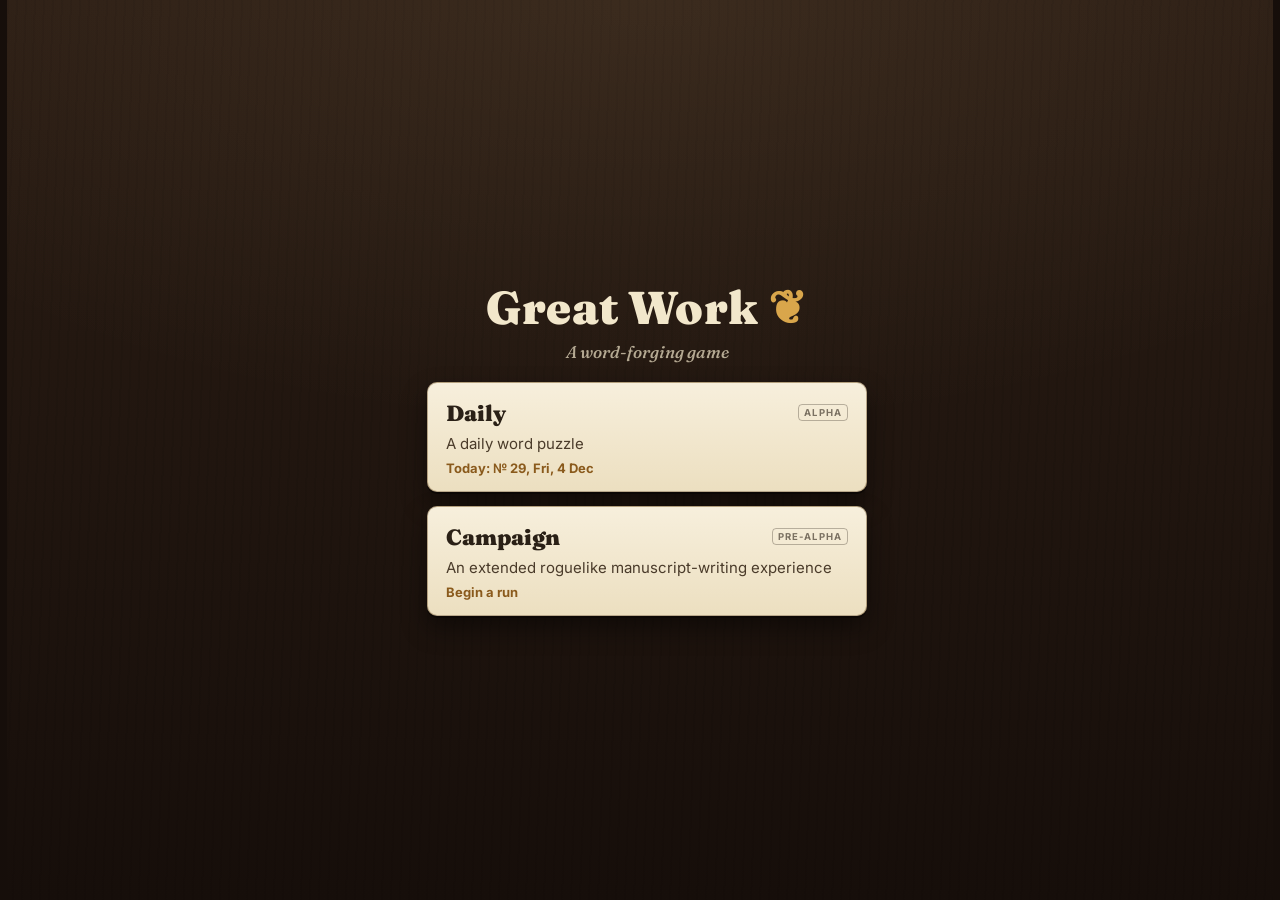
<file: index.html>
<!DOCTYPE html>
<html lang="en">
<head>
  <meta charset="UTF-8" />
  <meta name="viewport" content="width=device-width, initial-scale=1, viewport-fit=cover" />
  <meta name="theme-color" content="#150e18" />
  <meta name="mobile-web-app-capable" content="yes" />
  <meta name="apple-mobile-web-app-capable" content="yes" />
  <meta name="apple-mobile-web-app-status-bar-style" content="black-translucent" />
  <title>GREAT WORK — a word-forging game</title>
  <link rel="icon" href="data:image/svg+xml,<svg xmlns='http://www.w3.org/2000/svg' viewBox='0 0 100 100'><text y='.9em' font-size='90'>❦</text></svg>" />
  <script>
    // The saved room, layout and UI scale, applied before the stylesheet
    // paints so nothing flashes. js/appearance.js owns all three from the
    // moment the modules are up — its auto-fit is the authority; the formula
    // here only has to land close enough for the first frame.
    (function () {
      try {
        var s = JSON.parse(localStorage.getItem('folio_settings_v1') || '{}');
        var de = document.documentElement;
        var look = typeof s.look === 'string' ? s.look : 'bench';
        de.dataset.look = look;
        if (typeof s.theme  === 'string') de.dataset.theme  = s.theme;
        // The bench keeps the Folio column under it (applyLayout in js/appearance.js).
        if (typeof s.layout === 'string') de.dataset.layout = look === 'bench' ? 'classic' : s.layout;
        var fitW = look === 'bench' ? 1300 : (s.layout === 'desk' ? 1720 : 1320);
        var fitH = look === 'bench' ? 900  : (s.layout === 'desk' ? 800  : 920);
        var ui = typeof s.uiScale === 'number' ? s.uiScale
          : Math.max(1, Math.min(innerWidth / fitW, innerHeight / fitH, 1.75));
        ui = Math.min(ui, Math.max(1, innerWidth / 1180));
        de.style.setProperty('--ui', String(Math.round(ui * 1000) / 1000));
      } catch (e) { /* first visit, or storage denied — the defaults hold */ }
      // The front door (js/door.js) asks which game whenever the site opens at
      // its root; ?play=campaign, which the daily's menu sends, walks past it.
      // Settled here so the door never flashes up on the way through, and the
      // address is tidied back to the root.
      try {
        if (/(^|[?&])play=campaign(&|$)/.test(location.search.slice(1))) {
          document.documentElement.dataset.door = 'skip';
          history.replaceState(null, '', location.pathname + location.hash);
        }
      } catch (e) { /* an address we can't rewrite is still a game */ }
    })();
  </script>
  <link rel="preconnect" href="https://fonts.googleapis.com">
  <link rel="preconnect" href="https://fonts.gstatic.com" crossorigin>
  <link href="https://fonts.googleapis.com/css2?family=Fraunces:ital,opsz,wght@0,9..144,500;0,9..144,700;0,9..144,900;1,9..144,500&family=Inter:wght@400;600;800&family=Caveat:wght@500;700&family=IM+Fell+English:ital@0;1&family=IM+Fell+English+SC&display=swap" rel="stylesheet">
  <link rel="stylesheet" href="css/style.css" />
  <!-- The bench look, laid over the board above and keyed off html[data-look] -->
  <link rel="stylesheet" href="css/bench.css" />
  <link rel="stylesheet" href="css/bench-sheets.css" />
</head>
<body>

  <!-- The front door: which game, whenever the site is opened at its root.
       js/door.js fills in today's number and the run in hand. -->
  <div class="door" id="door" role="dialog" aria-modal="true" aria-labelledby="doorTitle">
    <div class="door-inner">
      <h1 class="door-title" id="doorTitle">Great Work <span class="door-mark">❦</span></h1>
      <p class="door-sub">A word-forging game</p>
      <a class="door-card" id="doorDaily" href="daily/">
        <span class="door-card-head">Daily <span class="mode-tag">alpha</span></span>
        <span class="door-card-body">A daily word puzzle</span>
        <span class="door-card-meta" id="doorDailyMeta"></span>
      </a>
      <button class="door-card" id="doorCampaign" type="button">
        <span class="door-card-head">Campaign <span class="mode-tag">pre-alpha</span></span>
        <span class="door-card-body">An extended roguelike manuscript-writing experience</span>
        <span class="door-card-meta" id="doorCampaignMeta"></span>
      </button>
    </div>
  </div>

  <header>
    <!-- The name opens the modes: this one, and the Daily Proof (daily/). -->
    <button class="logo mode-btn" id="modeBtn" type="button" aria-haspopup="true" aria-expanded="false" aria-controls="modeList">Great Work <span class="logo-mark">❦</span><span class="mode-caret" aria-hidden="true">▾</span></button>
    <nav class="mode-list" id="modeList" aria-label="Modes" hidden>
      <a class="mode-item" href="daily/">Daily mode <span class="mode-tag">alpha</span></a>
      <span class="mode-item mode-item--here" aria-current="page">Campaign <span class="mode-tag">pre-alpha</span></span>
    </nav>
    <div class="header-spacer"></div>
    <div class="coin-purse" title="Coins"><span class="coin coin--lg"></span><span id="coinCount">0</span></div>
    <button id="manuscriptBtn" class="btn-icon btn-icon--manuscript" title="The manuscript — every word printed this run">❦</button>
    <!-- A drawn gear rather than the ⚙ glyph: a glyph's ink sits where its font
         put it, so a text gear turns about the button's centre and not its own. -->
    <button id="settingsBtn" class="btn-icon btn-icon--settings" title="Settings">
      <svg class="gear" viewBox="-12 -12 24 24" aria-hidden="true"><path fill="currentColor" fill-rule="evenodd" d="M7.78 -1.87 L11.06 -1.75 L11.06 1.75 L7.78 1.87 L6.82 4.18 L9.06 6.58 L6.58 9.06 L4.18 6.82 L1.87 7.78 L1.75 11.06 L-1.75 11.06 L-1.87 7.78 L-4.18 6.82 L-6.58 9.06 L-9.06 6.58 L-6.82 4.18 L-7.78 1.87 L-11.06 1.75 L-11.06 -1.75 L-7.78 -1.87 L-6.82 -4.18 L-9.06 -6.58 L-6.58 -9.06 L-4.18 -6.82 L-1.87 -7.78 L-1.75 -11.06 L1.75 -11.06 L1.87 -7.78 L4.18 -6.82 L6.58 -9.06 L9.06 -6.58 L6.82 -4.18Z M3.4 0 A3.4 3.4 0 1 0 -3.4 0 A3.4 3.4 0 1 0 3.4 0Z"/></svg>
    </button>
  </header>

  <main class="table">

    <!-- The ledger: status, the editor's demand, and the log. A real column in
         the Workshop layout; dissolved (display: contents) in the classic one. -->
    <div class="rail">

    <!-- Status: chapter · quota · resources -->
    <section class="status-row">
      <div class="status-card chapter-card">
        <span id="chapterLabel" class="chapter-label">Chapter I</span>
        <span id="chapterName" class="chapter-name">A Fresh Leaf</span>
        <span id="pageLabel" class="page-label">Page 1 <span class="page-of">of 3</span></span>
      </div>
      <div class="status-card quota-card" id="quotaCard">
        <div class="quota-top">
          <span class="quota-word">Quota</span>
          <span class="quota-nums"><b id="quotaNow">0</b><span class="quota-sep">/</span><span id="quotaTarget">35</span></span>
        </div>
        <div class="quota-bar"><div id="quotaFill" class="quota-fill"></div></div>
      </div>
      <div class="status-card pips-card">
        <div class="pips-row"><span class="pips-label">Words</span><span id="wordPips" class="pips"></span></div>
        <div class="pips-row"><span class="pips-label">Discards</span><span id="discardPips" class="pips"></span></div>
      </div>
      <!-- The bench look's sheet: one ruled line per word of the page, the
           word pips as their bullets (renderStatus in js/render.js). Retro
           keeps its pip row and never shows this. -->
      <div id="pageLines" class="page-lines" aria-label="The words of this page"></div>
    </section>

    <!-- The editor's bar: who holds the desk this Deadline, and their demand -->
    <section id="bossBar" class="boss-bar hidden" aria-live="polite"></section>

    <p id="log" class="log">Setting the type…</p>

    </div><!-- /rail -->

    <!-- The press: shelf, readout, groove, rack, actions. -->
    <div class="board">

    <!-- Patron shelf · the graveyard door · sundries workbench. The ghosts'
         drawer slides out over the shelf (openGhostDrawer in js/render.js);
         the door is its handle — a tab on the shelf's edge in the bench look,
         a door beside it in retro. -->
    <section class="shelf-row">
      <div class="shelf-wrap">
        <div class="shelf-clip">
          <div id="shelf" class="shelf" aria-label="Patrons"></div>
          <div id="ghostDrawer" class="ghost-drawer" hidden aria-label="Your ghosts"></div>
        </div>
        <button id="ghostBtn" class="ghost-btn hidden" aria-label="Your ghosts" aria-expanded="false"></button>
      </div>
      <div id="sundries" class="sundries" aria-label="Sundries"></div>
    </section>

    <!-- Score readout: Points × the colour multipliers = total.
         The two sides are wrapped so the row can be a fixed three-track grid:
         a number growing a digit — which is exactly what a patron waking up
         does — then grows outward from its own operator instead of shoving the
         chips and the total sideways. -->
    <section id="readout" class="readout readout--idle" aria-live="polite">
      <div class="ro-side ro-side--in">
        <div class="slab slab--points"><span class="slab-label">Points</span><span id="roPoints" class="slab-num">0</span></div>
        <span class="ro-op">×</span>
      </div>
      <div class="ro-chips" aria-label="Colour multipliers">
        <span id="chip-length"  class="chip chip--length"  title="Length multiplier — 6-letter words earn ×2, +0.5 per letter beyond">×1</span>
        <span id="chip-crimson" class="chip chip--crimson" title="Crimson multiplier">×1</span>
        <span id="chip-azure"   class="chip chip--azure"   title="Azure multiplier">×1</span>
        <span id="chip-jade"    class="chip chip--jade"    title="Jade multiplier">×1</span>
        <span id="chip-amber"   class="chip chip--amber"   title="Amber multiplier">×1</span>
        <span id="chip-purple"  class="chip chip--purple"  title="Purple-trim multiplier">×1</span>
        <span id="chip-cursed"  class="chip chip--cursed"  title="Cursed-tile multiplier">×1</span>
        <span id="chip-explosive" class="chip chip--explosive" title="Squib lead — ×2 per explosive sort in the word, and then the charge goes off">×1</span>
        <span id="chip-bold"    class="chip chip--bold"    title="Set bold — the word is bracketed by a pair of rules">×1</span>
        <span id="chip-primed"  class="chip chip--primed"  title="Primed — a multiplier armed against this word before it was set">×1</span>
        <!-- The ×Mult seats at the end of the shelf, one stamp each, drawn by
             renderSeatStamps (js/render.js). -->
        <span id="chipSeats" class="ro-seats"></span>
      </div>
      <div class="ro-side ro-side--out">
        <span class="ro-op">=</span>
        <div class="ro-total-wrap"><span id="roTotalPlain" class="ro-total ro-total--struck" hidden>0</span><span id="roTotal" class="ro-total">0</span></div>
      </div>
    </section>

    <!-- Word groove — in the bench look, the composing stick. The scale and
         the knee are drawn by renderRule (js/render.js); the wrap dissolves
         in retro, which hides both. The knee is dragged along the stick
         (initKneeDrag in js/drag.js); its grip is the room a thumb needs. -->
    <div class="groove-wrap">
      <div id="word" class="word-groove" role="list" aria-label="Current word" data-placeholder="compose a word…"></div>
      <div id="wordRule" class="rule-bar" aria-hidden="true"></div>
      <div id="wordKnee" class="knee" aria-hidden="true"><span class="knee-grip"></span></div>
    </div>

    <!-- Bag · rack · tray -->
    <section class="rack-row">
      <button id="bagBtn" class="pouch" title="Tiles waiting to be drawn">
        <span class="pouch-icon">
          <svg viewBox="0 0 48 52" class="pouch-svg" aria-hidden="true">
            <path d="M16 12 Q14 6 18 4 L30 4 Q34 6 32 12 Q44 18 44 34 Q44 48 24 48 Q4 48 4 34 Q4 18 16 12 Z" class="pouch-body"/>
            <path d="M15 12 Q24 17 33 12" class="pouch-cinch"/>
            <path d="M18 4 L30 4" class="pouch-cinch"/>
          </svg>
          <span id="bagCount" class="pouch-count">0</span>
        </span>
        <span class="pouch-label">Bag</span>
      </button>

      <div id="rack" class="rack" role="list" aria-label="Tile rack"></div>

      <button id="discardBtn" class="pouch" title="Tiles printed or discarded this page">
        <span class="pouch-icon">
          <svg viewBox="0 0 52 52" class="pouch-svg" aria-hidden="true">
            <path d="M6 22 L13 10 L39 10 L46 22 L46 40 Q46 44 42 44 L10 44 Q6 44 6 40 Z" class="tray-body"/>
            <path d="M6 22 L46 22" class="pouch-cinch"/>
            <path d="M20 10 L20 22 M32 10 L32 22" class="tray-slats"/>
          </svg>
          <span id="discardCount" class="pouch-count">0</span>
        </span>
        <span class="pouch-label">Discard</span>
      </button>
    </section>

    <!-- Actions -->
    <section class="action-row">
      <button id="btnDiscard" class="btn btn-discard" title="Swap tiles for fresh ones">
        <span class="btn-label">Discard</span><kbd>swap tiles for new</kbd>
      </button>
      <button id="btnShuffle" class="btn btn-quiet"><span class="btn-label">Shuffle</span><kbd>space</kbd></button>
      <button id="btnClear" class="btn btn-quiet"><span class="btn-label">Clear</span><kbd>esc</kbd></button>
      <div class="action-spacer"></div>
      <button id="btnPrint" class="btn btn-print btn-big"><span class="btn-label">Print</span><kbd>↵</kbd></button>
    </section>

    </div><!-- /board -->

  </main>

  <!-- FX layer (floaters, flying tiles, sparkles) -->
  <div id="fx" aria-hidden="true"></div>

  <!-- Popover (tap/long-press tile & patron details) -->
  <div id="popover" class="tip-pop hidden" role="tooltip"></div>

  <!-- Banner -->
  <div id="banner" aria-live="polite">
    <div class="banner-inner">
      <div class="banner-rule">❧</div>
      <div class="banner-title"></div>
      <div class="banner-sub"></div>
      <div class="banner-rule banner-rule--flip">❧</div>
    </div>
  </div>

  <!-- The Prospectus — the sheet a run opens on: look, room, difficulty -->
  <div id="startModal" class="modal" role="dialog" aria-modal="true" aria-label="The Prospectus"></div>

  <!-- The Testing Chamber (a playtest bench, not part of the game) -->
  <div id="chamberModal" class="modal" role="dialog" aria-modal="true" aria-label="The Testing Chamber"></div>

  <!-- The Market -->
  <div id="marketModal" class="modal" role="dialog" aria-modal="true" aria-label="The Market"></div>

  <!-- The Black Market (a Colophon pick — the alley before the fair) -->
  <div id="blackMarketModal" class="modal modal--black" role="dialog" aria-modal="true" aria-label="The Black Market"></div>

  <!-- The Colophon (end-of-chapter upgrade pick) -->
  <div id="colophonModal" class="modal" role="dialog" aria-modal="true" aria-label="The Colophon"></div>

  <!-- The manuscript (every word printed this run, bound into chapters) -->
  <div id="manuscriptModal" class="modal" role="dialog" aria-modal="true" aria-label="The manuscript"></div>

  <!-- Inspector (bag / discard pile) -->
  <div id="inspectorModal" class="modal" role="dialog" aria-modal="true" aria-label="Tile inspector"></div>

  <!-- The ghosts (patrons The Ripper killed, still working) -->
  <div id="ghostModal" class="modal" role="dialog" aria-modal="true" aria-label="Your ghosts"></div>

  <!-- Game over / victory -->
  <div id="overlayModal" class="modal modal--center" role="dialog" aria-modal="true"></div>

  <!-- Settings -->
  <div id="settingsModal" class="modal" role="dialog" aria-modal="true" aria-label="Settings">
    <div class="sheet sheet--settings">
      <div class="sheet-head">
        <h2>Settings</h2>
        <button class="x" id="settingsClose">✕</button>
      </div>

      <div class="set-row">
        <label>Look</label>
        <div class="set-control">
          <div id="lookPicker" class="appearance-swatches"></div>
        </div>
      </div>

      <div class="set-row">
        <label>Room</label>
        <div class="set-control">
          <div id="themeSwatches" class="appearance-swatches"></div>
        </div>
      </div>

      <div class="set-row" id="layoutRow">
        <label>Layout</label>
        <div class="set-control">
          <div id="layoutPicker" class="appearance-swatches"></div>
        </div>
      </div>

      <div class="set-row">
        <label for="uiScaleSlider">UI size</label>
        <div class="set-control scale-control">
          <label class="scale-auto"><input type="checkbox" id="uiScaleAuto" checked />Fit my screen</label>
          <input type="range" id="uiScaleSlider" min="0.85" max="1.75" step="0.05" value="1" />
          <span id="uiScaleLabel" class="set-value">100%</span>
        </div>
      </div>

      <div class="set-row">
        <label for="animSlider">Animation speed</label>
        <div class="set-control">
          <input type="range" id="animSlider" min="0.5" max="3" step="0.25" value="1" />
          <span id="animSpeedLabel" class="set-value">×1</span>
        </div>
      </div>

      <div class="set-row">
        <label for="soundToggle">Sound</label>
        <div class="set-control">
          <input type="checkbox" id="soundToggle" checked />
        </div>
      </div>

      <!-- The board's buttons used to carry these; they are furniture in the
           one place the eye has work to do, so the list lives here instead. -->
      <div class="set-row">
        <label>Keys</label>
        <div class="set-control">
          <dl class="key-list">
            <dt>↵</dt><dd>print</dd>
            <dt>space</dt><dd>shuffle</dd>
            <dt>esc</dt><dd>clear, or cancel a discard</dd>
            <dt>⌫</dt><dd>take back the last tile</dd>
            <dt>a–z</dt><dd>play that letter</dd>
          </dl>
        </div>
      </div>

      <div class="set-row">
        <label>Word list</label>
        <div class="set-control set-control--stack">
          <label class="file-label">Load a .txt list<input id="fileInput" class="file-input" type="file" accept=".txt" /></label>
          <span class="dict-line"><span id="dictDot" class="dict-dot" title="Dictionary"></span><span id="dictStatus" class="set-note">loading…</span></span>
        </div>
      </div>

      <div class="set-row">
        <label>Run</label>
        <div class="set-control set-control--stack">
          <button id="btnNewRun" class="btn btn-danger">New run</button>
          <span class="set-note">Playing on <b id="runDifficulty">Standard</b>. A new run
            ends this one and opens the prospectus, where the difficulty is chosen.</span>
        </div>
      </div>

      <details class="dev-tools">
        <summary>Developer</summary>
        <div class="dev-row">
          <button id="devChamber" class="btn btn-quiet">The Testing Chamber</button>
          <button id="devCoins" class="btn btn-quiet">+20 Coins</button>
          <button id="devMarket" class="btn btn-quiet">Open Market</button>
          <button id="devWinPage" class="btn btn-quiet">Clear page</button>
        </div>
      </details>
    </div>
  </div>

  <script type="module" src="js/door.js"></script>
  <script type="module" src="js/main.js"></script>
</body>
</html>
</file>
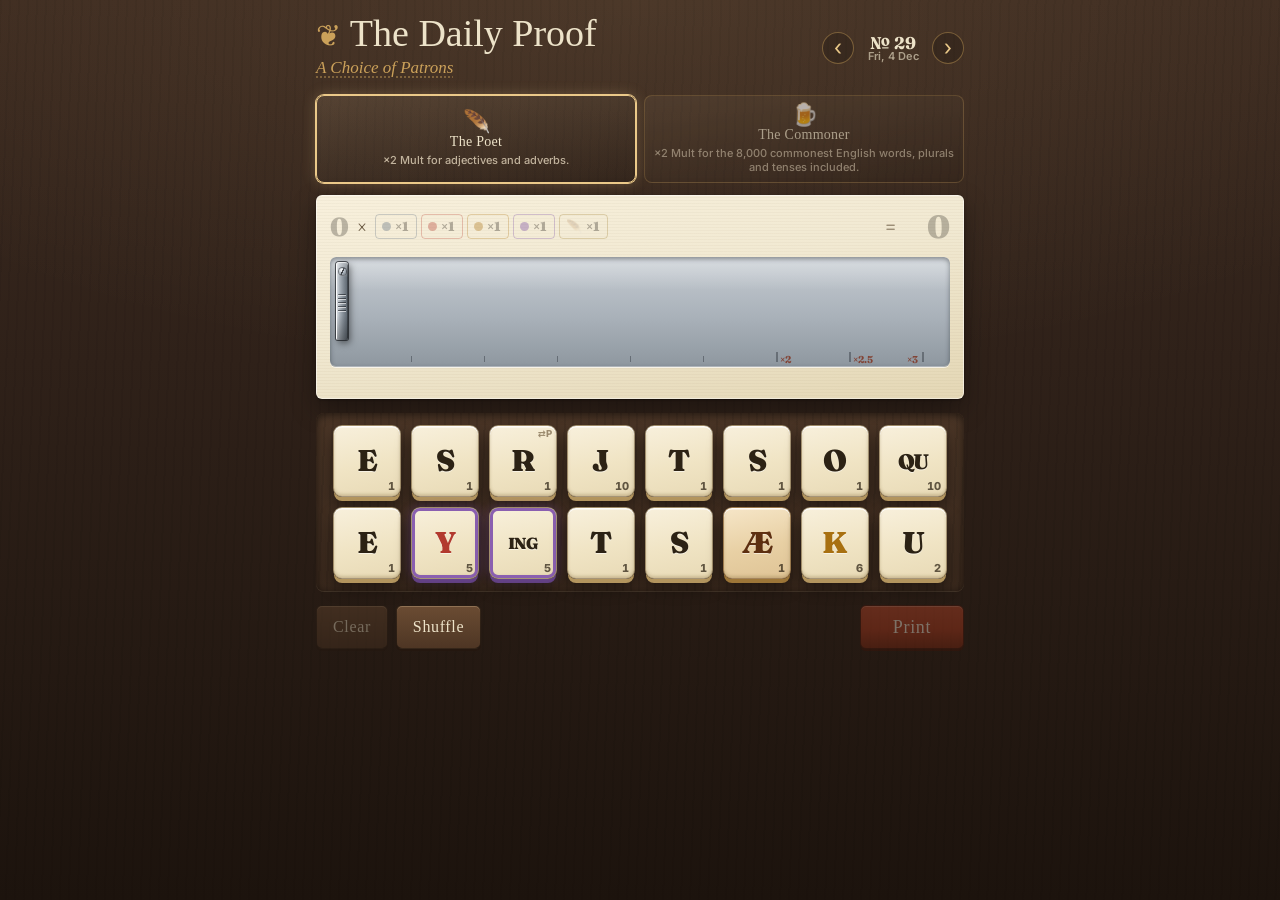
<file: daily/index.html>
<!DOCTYPE html>
<html lang="en">
<head>
  <meta charset="UTF-8" />
  <meta name="viewport" content="width=device-width, initial-scale=1, viewport-fit=cover" />
  <meta name="theme-color" content="#2a1d15" />
  <title>The Daily Proof — Great Work</title>
  <meta name="description" content="One word from sixteen sorts, ranked against every word they could have set." />
  <link rel="icon" href="data:image/svg+xml,<svg xmlns='http://www.w3.org/2000/svg' viewBox='0 0 100 100'><text y='.9em' font-size='90'>❦</text></svg>" />
  <link rel="preconnect" href="https://fonts.googleapis.com">
  <link rel="preconnect" href="https://fonts.gstatic.com" crossorigin>
  <link href="https://fonts.googleapis.com/css2?family=Fraunces:opsz,wght@9..144,500;9..144,700;9..144,900&family=Inter:wght@400;600;800&family=IM+Fell+English:ital@0;1&family=IM+Fell+English+SC&family=Caveat:wght@700&display=swap" rel="stylesheet">
  <link rel="stylesheet" href="daily.css" />
</head>
<body>
  <div class="page">

    <!-- The title, the day's page of the almanac under it, and the number. -->
    <header class="masthead">
      <h1 class="mast-title"><button class="mast-house" id="modeBtn" type="button" aria-haspopup="true" aria-expanded="false" aria-controls="modeList" aria-label="Great Work: the modes">❦</button> The Daily Proof</h1>
      <nav class="mode-list" id="modeList" aria-label="Modes" hidden>
        <span class="mode-item mode-item--here" aria-current="page">Daily mode <span class="mode-tag">alpha</span></span>
        <a class="mode-item" id="modeHome" href="../?play=campaign">Campaign <span class="mode-tag">pre-alpha</span></a>
        <button class="mode-item mode-item--help" id="howtoBtn" type="button">How to play</button>
      </nav>
      <button class="almanac" id="almanac" type="button"></button>
      <nav class="mast-nav" aria-label="Challenges">
        <button id="prevBtn" class="nav-btn" aria-label="Previous challenge">‹</button>
        <div class="nav-num">
          <span id="numLabel">№ 1</span>
          <span id="dateLabel" class="nav-date"></span>
        </div>
        <button id="nextBtn" class="nav-btn" aria-label="Next challenge">›</button>
      </nav>
    </header>

    <!-- Who sits today, when anyone does: a patron, a choice of three, or the
         editor at the desk (deal.day in daily/deal.js). -->
    <section class="seats" id="seats" hidden></section>

    <!-- The proof sheet: Points × Mult = total, and the stick under it. -->
    <section class="sheet">
      <div class="readout" id="readout" aria-live="polite">
        <b class="ro-points" id="roPoints">0</b>
        <span class="ro-op ro-op--x">×</span>
        <b class="ro-mult" id="roMult">1</b>
        <div class="ro-chips" id="roChips"></div>
        <span class="ro-op ro-op--eq">=</span>
        <b class="ro-total" id="roTotal">0</b>
      </div>
      <!-- The stick, the measure engraved along its foot, and the knee that
           closes on the word's end and can be drawn back along it (wireKnees
           in main.js; renderRule in js/render.js is the bench's own). -->
      <div class="stick-wrap" data-stick="0">
        <div class="stick" id="stick" aria-label="The word"></div>
        <div class="rule-bar" id="rule" aria-hidden="true"></div>
        <div class="knee" id="knee" aria-hidden="true"><span class="knee-grip"></span></div>
        <b class="stick-sum" id="stickSum0" hidden></b>
      </div>
      <!-- The second word, on a two-word day. -->
      <div class="stick-wrap" data-stick="1" hidden>
        <div class="stick" id="stick1" aria-label="The second word"></div>
        <div class="rule-bar" id="rule1" aria-hidden="true"></div>
        <div class="knee" id="knee1" aria-hidden="true"><span class="knee-grip"></span></div>
        <b class="stick-sum" id="stickSum1" hidden></b>
      </div>
      <div class="sheet-foot">
        <p class="status" id="status" aria-live="polite"></p>
        <button class="best-so-far" id="bestBtn" type="button" hidden></button>
      </div>
    </section>

    <!-- The case: sixteen sockets, one per sort. A sort in the stick leaves its
         socket empty, so nothing moves under your thumb. -->
    <section class="case" aria-label="The case"><div class="case-grid" id="case"></div></section>

    <!-- The tool leads the row, the verbs beside it, Print hard right. -->
    <section class="bench">
      <button id="toolBtn" class="tool" hidden></button>
      <button id="clearBtn" class="btn">Clear</button>
      <button id="shuffleBtn" class="btn">Shuffle</button>
      <button id="printBtn" class="btn btn-print">Print</button>
    </section>

    <section class="result" id="result" hidden aria-live="polite"></section>

  </div>

  <div class="pop" id="pop" hidden></div>
  <!-- Where the print's floaters and sparkles rise (js/anim.js draws into it). -->
  <div id="fx" aria-hidden="true"></div>

  <dialog class="howto" id="howto" aria-labelledby="howtoTitle"></dialog>
  <script type="module" src="main.js"></script>
</body>
</html>
</file>
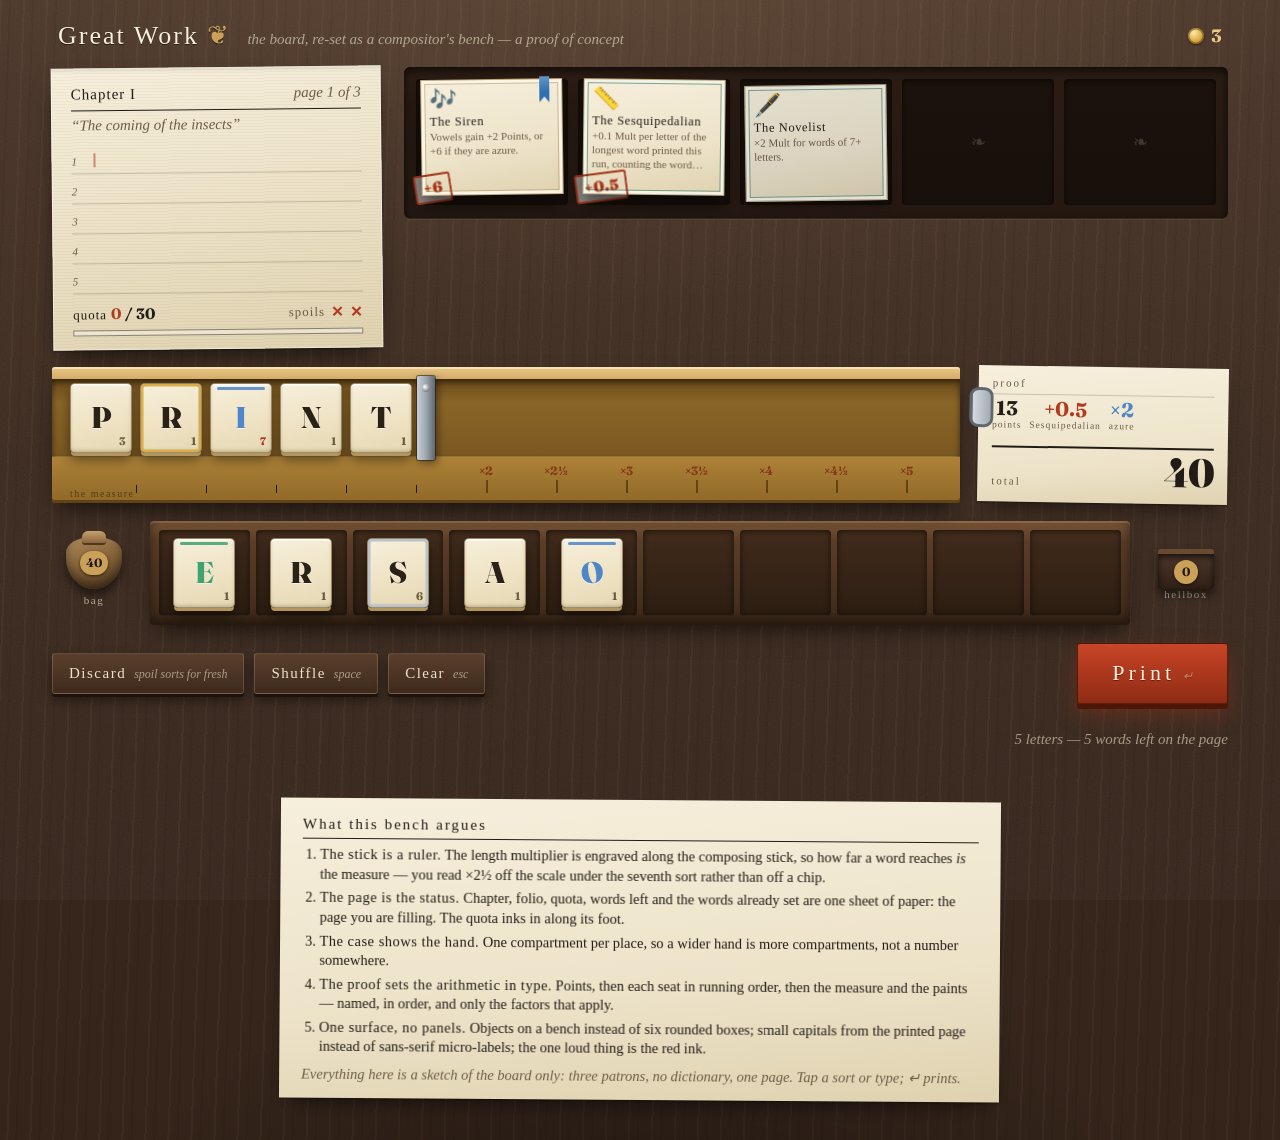
<file: docs/bench-mock.html>
<!doctype html>
<html lang="en">
<head>
<meta charset="utf-8">
<meta name="viewport" content="width=device-width, initial-scale=1">
<title>The Compositor's Bench</title>
<link rel="preconnect" href="https://fonts.googleapis.com">
<link rel="preconnect" href="https://fonts.gstatic.com" crossorigin>
<link rel="stylesheet" href="https://fonts.googleapis.com/css2?family=Fraunces:ital,opsz,wght@0,9..144,400;0,9..144,700;0,9..144,900;1,9..144,400&family=IM+Fell+English:ital@0;1&family=IM+Fell+English+SC&display=swap">
<style>
  /* ═══ The Compositor's Bench — a proof of concept for Great Work's board ═══
     One working surface with the game's objects on it, each object BEING the
     information it carries: the composing stick is a ruler (the measure is
     read off its scale), the manuscript sheet is the status (chapter, folio,
     quota, the words of the page), the type case shows the hand size as
     compartments, and the proof slip sets the whole arithmetic in type.
     Scoring here is a sketch — no dictionary, three patrons, one page. */

  :root {
    --bench:      #3d2b20;
    --bench-hi:   #4c372a;
    --bench-edge: #241811;
    --paper:      #ede3c9;
    --paper-2:    #dfd2b0;
    --paper-ink:  #221c16;
    --paper-dim:  #6d5c45;
    --paper-rule: rgba(60, 42, 22, 0.22);
    --ink:        #1f1a15;
    --red:        #b23a1e;
    --red-dk:     #7d2711;
    --brass:      #cba15a;
    --brass-hi:   #ebc989;
    --brass-dk:   #7c5a22;
    --steel:      #a3abb3;
    --steel-dk:   #5f6870;
    --ivory:      #f6efdc;
    --ivory-2:    #e4d7b4;
    --tile-ink:   #2a2117;

    --crimson: #c94f43;
    --azure:   #4f86c9;
    --jade:    #3fa371;
    --amber:   #d29a3a;

    --serif:   'Fraunces', 'Iowan Old Style', Georgia, 'Times New Roman', serif;
    --fell:    'IM Fell English', 'Iowan Old Style', Georgia, serif;
    --fell-sc: 'IM Fell English SC', 'IM Fell English', Georgia, serif;

    --tile-w: 62px;
    --tile-h: 70px;
    --gap:    8px;
    --inset:  18px;
  }

  * { box-sizing: border-box; }
  html { background: var(--bench); }
  body {
    margin: 0;
    min-height: 100vh;
    color: var(--paper);
    font-family: var(--fell);
    font-size: 15px;
    line-height: 1.35;
    background:
      radial-gradient(1200px 700px at 50% -10%, rgba(255, 214, 150, 0.10), transparent 60%),
      radial-gradient(900px 500px at 50% 110%, rgba(0, 0, 0, 0.35), transparent 60%),
      repeating-linear-gradient(92deg, rgba(255, 226, 180, 0.035) 0 2px, transparent 2px 9px, rgba(0, 0, 0, 0.06) 9px 11px, transparent 11px 23px),
      linear-gradient(180deg, var(--bench-hi), var(--bench) 40%, #34241a);
    -webkit-font-smoothing: antialiased;
  }
  body::after {
    content: '';
    position: fixed; inset: 0;
    pointer-events: none;
    background-image: url("data:image/svg+xml,%3Csvg xmlns='http://www.w3.org/2000/svg' width='180' height='180'%3E%3Cfilter id='n'%3E%3CfeTurbulence type='fractalNoise' baseFrequency='0.8' numOctaves='2'/%3E%3C/filter%3E%3Crect width='180' height='180' filter='url(%23n)' opacity='0.06'/%3E%3C/svg%3E");
  }
  button { font: inherit; color: inherit; }
  button:focus-visible, .tile:focus-visible { outline: 3px solid var(--brass-hi); outline-offset: 2px; }

  .bench {
    position: relative;
    z-index: 1;
    max-width: 1220px;
    margin: 0 auto;
    padding: 14px 22px 40px;
  }

  /* ─── The shop sign ─────────────────────────────────────────────────────── */
  .sign {
    display: flex;
    align-items: baseline;
    gap: 16px;
    padding: 4px 6px 14px;
  }
  .sign h1 {
    margin: 0;
    font-family: var(--fell-sc);
    font-weight: 400;
    font-size: 26px;
    letter-spacing: 2px;
    color: var(--ivory);
    text-shadow: 0 1px 0 rgba(0, 0, 0, 0.5);
  }
  .sign h1 .mark { color: var(--brass); }
  .sign .sub { font-style: italic; color: rgba(237, 227, 201, 0.62); }
  .sign .spacer { flex: 1; }
  .purse {
    display: inline-flex; align-items: center; gap: 7px;
    font-family: var(--serif); font-weight: 700; font-size: 18px;
    color: var(--brass-hi);
  }
  .coin {
    width: 16px; height: 16px; border-radius: 50%;
    background: radial-gradient(circle at 35% 30%, #ffe9a8, #d3a539 60%, #8a5f16);
    box-shadow: inset 0 0 0 1.5px rgba(90, 60, 8, 0.5), 0 1px 2px rgba(0, 0, 0, 0.5);
  }

  /* ─── The desk grid ─────────────────────────────────────────────────────── */
  .desk {
    display: grid;
    grid-template-columns: 330px 1fr;
    grid-template-areas:
      "sheet rack"
      "stick stick"
      "case  case"
      "ctrl  ctrl";
    gap: 18px 22px;
    align-items: start;
  }
  .sheet { grid-area: sheet; }
  .rack  { grid-area: rack; }
  .stick-row { grid-area: stick; }
  .case-row  { grid-area: case; }
  .controls  { grid-area: ctrl; }

  /* ─── The manuscript sheet: the page you are filling ────────────────────── */
  .sheet {
    position: relative;
    color: var(--paper-ink);
    background:
      repeating-linear-gradient(0deg, rgba(120, 95, 60, 0.05) 0 1px, transparent 1px 3px),
      linear-gradient(170deg, var(--ivory) 0%, var(--paper) 45%, var(--paper-2) 100%);
    padding: 16px 20px 14px;
    transform: rotate(-0.6deg);
    box-shadow:
      inset 0 0 0 1px rgba(255, 255, 255, 0.5),
      0 1px 2px rgba(0, 0, 0, 0.35),
      0 14px 28px -10px rgba(0, 0, 0, 0.65);
  }
  .sheet::before {
    content: '';
    position: absolute; left: 0; right: 0; top: 0; height: 6px;
    background: linear-gradient(180deg, rgba(0, 0, 0, 0.08), transparent);
  }
  .sheet-head {
    display: flex; align-items: baseline; justify-content: space-between;
    gap: 10px;
    border-bottom: 1px solid var(--paper-ink);
    padding-bottom: 6px;
  }
  .sheet-head .chapter {
    font-family: var(--fell-sc);
    font-size: 15px;
    letter-spacing: 1px;
  }
  .sheet-head .folio { font-style: italic; color: var(--paper-dim); white-space: nowrap; }
  .sheet-title {
    margin: 4px 0 8px;
    font-style: italic;
    font-size: 15px;
    color: var(--paper-dim);
  }
  .lines { display: grid; gap: 0; }
  .line {
    position: relative;
    height: 30px;
    display: flex; align-items: flex-end; justify-content: space-between;
    padding: 0 0 3px 22px;
    border-bottom: 1px solid var(--paper-rule);
    font-family: var(--fell-sc);
    font-size: 17px;
    letter-spacing: 1.5px;
    white-space: nowrap;
  }
  .line::before {
    content: attr(data-n);
    position: absolute; left: 0; bottom: 4px;
    font-family: var(--fell);
    font-size: 11px; font-style: italic;
    color: var(--paper-dim);
    letter-spacing: 0;
  }
  .line .score {
    font-family: var(--serif);
    font-size: 12px;
    font-weight: 700;
    letter-spacing: 0;
    color: var(--paper-dim);
    font-variant-numeric: tabular-nums;
  }
  .line--next::after {
    content: '';
    position: absolute; left: 22px; bottom: 6px;
    width: 8px; height: 14px;
    border-left: 2px solid var(--red);
    opacity: 0.55;
    animation: caret 1.2s steps(1) infinite;
  }
  @keyframes caret { 50% { opacity: 0; } }
  .line--fresh .w { animation: inkIn 0.55s cubic-bezier(.2, 1.1, .4, 1) both; }
  @keyframes inkIn {
    0%   { opacity: 0; transform: translateY(4px); filter: blur(1.5px); }
    100% { opacity: 1; transform: none; filter: none; }
  }
  .sheet-foot {
    margin-top: 10px;
    display: grid;
    grid-template-columns: 1fr auto;
    align-items: center;
    gap: 6px 14px;
    font-family: var(--fell-sc);
    font-size: 13px;
    letter-spacing: 1px;
  }
  .quota-figure { font-family: var(--serif); font-weight: 700; font-size: 15px; letter-spacing: 0; font-variant-numeric: tabular-nums; }
  .quota-figure b { color: var(--red); }
  .quota-rule {
    grid-column: 1 / -1;
    height: 6px;
    border: 1px solid rgba(40, 30, 15, 0.5);
    background: rgba(255, 255, 255, 0.35);
  }
  .quota-rule i {
    display: block; height: 100%;
    width: 0;
    background: var(--ink);
    transition: width 0.5s cubic-bezier(.2, .8, .3, 1);
  }
  .quota-rule.met i { background: var(--red); }
  .spoils { display: inline-flex; gap: 6px; align-items: center; color: var(--paper-dim); }
  .spoils b { font-family: var(--serif); color: var(--red); font-size: 15px; letter-spacing: 0; }
  .spoils b.used { color: var(--paper-rule); text-decoration: line-through; }

  /* ─── The letter rack: calling cards in their slots ─────────────────────── */
  .rack {
    display: grid;
    grid-template-columns: repeat(5, minmax(0, 1fr));
    gap: 10px;
    padding: 12px 12px 14px;
    background: linear-gradient(180deg, #2b1d14, var(--bench-edge));
    border-radius: 6px;
    box-shadow:
      inset 0 3px 10px rgba(0, 0, 0, 0.7),
      inset 0 -1px 0 rgba(255, 220, 170, 0.12),
      0 1px 0 rgba(255, 220, 170, 0.08);
    min-height: 152px;
  }
  .slot {
    position: relative;
    min-height: 124px;
    border-radius: 4px;
    background: rgba(0, 0, 0, 0.35);
    box-shadow: inset 0 2px 6px rgba(0, 0, 0, 0.6);
  }
  .card {
    position: absolute; inset: 6px 5px 4px;
    padding: 8px 8px 7px;
    color: var(--paper-ink);
    background: linear-gradient(170deg, var(--ivory) 0%, var(--paper) 60%, var(--paper-2) 100%);
    border: 1px solid rgba(138, 95, 29, 0.45);
    box-shadow:
      inset 0 0 0 3px rgba(255, 252, 240, 0.9),
      inset 0 0 0 4px var(--hair, rgba(138, 95, 29, 0.35)),
      0 3px 8px rgba(0, 0, 0, 0.45);
    transform: rotate(var(--tilt, -0.8deg)) translateY(0);
    transition: transform 0.18s ease, box-shadow 0.18s ease;
    cursor: help;
    display: flex; flex-direction: column; gap: 2px;
  }
  .slot:nth-child(even) .card { --tilt: 0.7deg; }
  .card--uncommon { --hair: rgba(47, 116, 92, 0.6); }
  .card--rare     { --hair: rgba(112, 64, 160, 0.6); }
  .card .face { font-size: 22px; line-height: 1; }
  .card .name {
    font-family: var(--fell-sc);
    font-size: 12.5px;
    letter-spacing: 0.6px;
    line-height: 1.15;
    margin-top: 2px;
  }
  .card .rule {
    font-size: 11px;
    line-height: 1.25;
    color: var(--paper-dim);
    overflow: hidden;
    display: -webkit-box;
    -webkit-line-clamp: 3;
    -webkit-box-orient: vertical;
  }
  .card .pin {
    position: absolute; top: -3px; right: 12px;
    width: 10px; height: 26px;
    background: linear-gradient(175deg, color-mix(in srgb, var(--pin) 55%, white) -40%, var(--pin) 60%);
    clip-path: polygon(0 0, 100% 0, 100% 100%, 50% 78%, 0 100%);
  }
  .card--armed {
    transform: rotate(var(--tilt, -0.8deg)) translateY(-6px);
    box-shadow:
      inset 0 0 0 3px rgba(255, 252, 240, 0.9),
      inset 0 0 0 4px var(--hair, rgba(138, 95, 29, 0.35)),
      0 10px 18px rgba(0, 0, 0, 0.55);
  }
  .card:not(.card--armed) { filter: saturate(0.85) brightness(0.93); }
  .take {
    position: absolute; left: -8px; bottom: -8px;
    padding: 2px 7px 3px;
    font-family: var(--serif);
    font-weight: 900;
    font-size: 15px;
    font-variant-numeric: tabular-nums;
    color: var(--red);
    background: rgba(255, 255, 255, 0.55);
    border: 2px solid var(--red);
    border-radius: 3px;
    transform: rotate(-8deg);
    mix-blend-mode: multiply;
    animation: stamp 0.28s cubic-bezier(.3, 1.6, .5, 1) both;
  }
  @keyframes stamp {
    0%   { transform: rotate(-8deg) scale(1.6); opacity: 0; }
    100% { transform: rotate(-8deg) scale(1); opacity: 1; }
  }
  .slot--empty::after {
    content: '❧';
    position: absolute; inset: 0;
    display: grid; place-items: center;
    font-size: 18px;
    color: rgba(237, 227, 201, 0.18);
  }

  /* ─── The composing stick: the groove, and a ruler ──────────────────────── */
  .stick-row {
    display: grid;
    grid-template-columns: 1fr 250px;
    gap: 18px;
    align-items: stretch;
  }
  .stick {
    position: relative;
    min-height: 136px;
    padding: 16px 0 0 var(--inset);
    border-radius: 3px;
    background:
      linear-gradient(180deg, var(--brass-hi) 0%, var(--brass) 12%, #b78a3c 55%, #8f6828 100%);
    box-shadow:
      inset 0 2px 0 rgba(255, 245, 210, 0.55),
      inset 0 -3px 0 rgba(60, 38, 8, 0.55),
      0 12px 22px -8px rgba(0, 0, 0, 0.7);
    overflow: hidden;
  }
  /* The set line: a channel milled into the stick, the tiles sitting in it. */
  .stick::before {
    content: '';
    position: absolute; left: 0; right: 0; top: 12px;
    height: calc(var(--tile-h) + 8px);
    background: linear-gradient(180deg, #6a4a1a, #8a6528 30%, #7a5820);
    box-shadow: inset 0 3px 6px rgba(0, 0, 0, 0.55), inset 0 -1px 0 rgba(255, 230, 170, 0.25);
  }
  .stick-tiles {
    position: relative;
    display: flex;
    gap: var(--gap);
    height: var(--tile-h);
    align-items: center;
  }
  .stick-tiles:empty::after {
    content: 'set a word';
    position: absolute; left: 8px; top: 50%;
    transform: translateY(-50%);
    font-style: italic;
    color: rgba(255, 240, 210, 0.45);
    font-size: 16px;
  }
  .knee {
    position: absolute;
    top: 9px;
    width: 18px;
    height: calc(var(--tile-h) + 14px);
    border-radius: 2px;
    background: linear-gradient(90deg, #c8cfd6, var(--steel) 45%, var(--steel-dk));
    box-shadow: 0 0 0 1px rgba(30, 30, 30, 0.6), 2px 3px 8px rgba(0, 0, 0, 0.5);
    transition: left 0.22s cubic-bezier(.2, .8, .3, 1);
  }
  .knee::after {
    content: '';
    position: absolute; left: 5px; top: 8px;
    width: 8px; height: 8px; border-radius: 50%;
    background: radial-gradient(circle at 35% 35%, #fff, #7a828a 70%);
  }
  .rule-bar {
    position: absolute;
    left: 0; right: 0;
    bottom: 0;
    height: 42px;
  }
  .tick {
    position: absolute;
    bottom: 10px;
    width: 1px;
    height: 8px;
    background: rgba(50, 32, 4, 0.55);
  }
  .tick.major { height: 13px; width: 2px; }
  .tick.on    { background: var(--ink); }
  .tick-label {
    position: absolute;
    bottom: 24px;
    transform: translateX(-50%);
    font-family: var(--serif);
    font-weight: 700;
    font-size: 12px;
    color: var(--red-dk);
    opacity: 0.8;
    white-space: nowrap;
    transition: transform 0.2s ease, opacity 0.2s ease;
  }
  .tick-label.here {
    transform: translateX(-50%) scale(1.35);
    opacity: 1;
    color: var(--red);
    text-shadow: 0 0 6px rgba(255, 245, 210, 0.6);
  }
  .rule-name {
    position: absolute; left: var(--inset); bottom: 2px;
    font-family: var(--fell-sc);
    font-size: 10px;
    letter-spacing: 1.5px;
    color: rgba(60, 38, 8, 0.7);
  }

  /* ─── The proof slip ────────────────────────────────────────────────────── */
  .proof {
    position: relative;
    color: var(--paper-ink);
    background: linear-gradient(175deg, var(--ivory), var(--paper) 70%, var(--paper-2));
    padding: 10px 14px 12px;
    transform: rotate(0.9deg);
    box-shadow: 0 1px 2px rgba(0, 0, 0, 0.35), 0 12px 22px -10px rgba(0, 0, 0, 0.6);
    display: flex; flex-direction: column;
    min-height: 136px;
  }
  .proof::before {
    /* a clip, holding the slip to the stick's end */
    content: '';
    position: absolute; left: -9px; top: 22px;
    width: 18px; height: 34px;
    border: 3px solid var(--steel-dk);
    border-radius: 9px;
    background: linear-gradient(90deg, #d5dbe0, var(--steel));
  }
  .proof-head {
    font-family: var(--fell-sc);
    font-size: 11px;
    letter-spacing: 2px;
    color: var(--paper-dim);
    border-bottom: 1px solid var(--paper-rule);
    padding-bottom: 3px;
    margin-bottom: 4px;
  }
  .factors {
    display: flex; flex-wrap: wrap; align-items: baseline;
    gap: 2px 8px;
    flex: 1;
    font-family: var(--serif);
    font-variant-numeric: tabular-nums;
  }
  .factor { display: inline-flex; flex-direction: column; align-items: center; line-height: 1; }
  .factor .v { font-size: 20px; font-weight: 700; }
  .factor .l {
    font-family: var(--fell-sc);
    font-size: 9.5px; letter-spacing: 1px;
    color: var(--paper-dim);
    margin-top: 2px;
  }
  .factor--seat .v { color: var(--red); }
  .factor--crimson .v { color: var(--crimson); }
  .factor--azure   .v { color: var(--azure); }
  .factor--jade    .v { color: var(--jade); }
  .factor--amber   .v { color: var(--amber); }
  .factor--measure .v { color: var(--red-dk); }
  .factors .idle { font-family: var(--fell); font-style: italic; color: var(--paper-dim); }
  .total-row {
    display: flex; align-items: baseline; justify-content: space-between;
    gap: 8px;
    border-top: 2px solid var(--paper-ink);
    padding-top: 4px;
    margin-top: 6px;
  }
  .total-row .l { font-family: var(--fell-sc); font-size: 11px; letter-spacing: 2px; color: var(--paper-dim); }
  .total {
    font-family: var(--serif);
    font-weight: 900;
    font-size: 40px;
    line-height: 0.95;
    font-variant-numeric: tabular-nums;
    font-variation-settings: 'opsz' 144;
    letter-spacing: -1px;
  }
  .total.slam { animation: slam 0.45s cubic-bezier(.2, 1.4, .4, 1); }
  @keyframes slam { 0% { transform: scale(1.35); color: var(--red); } 100% { transform: none; } }

  /* ─── Tiles: sorts of type ──────────────────────────────────────────────── */
  .tile {
    position: relative;
    width: var(--tile-w);
    height: var(--tile-h);
    flex: none;
    padding: 0;
    border: 1px solid rgba(86, 60, 24, 0.55);
    border-radius: 5px;
    background: linear-gradient(168deg, var(--ivory) 0%, #efe3c4 55%, var(--ivory-2) 100%);
    color: var(--tile-ink);
    cursor: pointer;
    box-shadow:
      var(--ring, 0 0 0 0 transparent),
      inset 0 1.5px 0 rgba(255, 255, 255, 0.85),
      inset 0 -2px 3px rgba(120, 90, 40, 0.25),
      0 4px 0 -1px #b3955e,
      0 7px 12px rgba(0, 0, 0, 0.45);
    transition: transform 0.12s ease, box-shadow 0.12s ease;
  }
  .tile:hover { transform: translateY(-3px) rotate(-1deg); }
  .tile .L {
    position: absolute; inset: 0;
    display: grid; place-items: center;
    font-family: var(--serif);
    font-weight: 900;
    font-size: 30px;
    font-variation-settings: 'opsz' 144;
    line-height: 1;
    text-shadow: 0 1px 0 rgba(255, 255, 255, 0.6);
  }
  .tile .p {
    position: absolute; right: 5px; bottom: 3px;
    font-family: var(--serif);
    font-weight: 700;
    font-size: 11px;
    font-variant-numeric: tabular-nums;
    color: #6b5a3a;
  }
  .tile .p.boosted { color: var(--red); }
  /* A coat of paint: the letter takes the colour, and a band along the top
     edge says so even where the letter is small. */
  .tile--crimson .L { color: var(--crimson); } .tile--crimson::before { background: var(--crimson); }
  .tile--azure   .L { color: var(--azure); }   .tile--azure::before   { background: var(--azure); }
  .tile--jade    .L { color: var(--jade); }    .tile--jade::before    { background: var(--jade); }
  .tile--amber   .L { color: var(--amber); }   .tile--amber::before   { background: var(--amber); }
  .tile[class*="tile--"]::before {
    content: '';
    position: absolute; left: 6px; right: 6px; top: 3px;
    height: 3px; border-radius: 2px;
    opacity: 0.85;
  }
  .tile--gold   { --ring: inset 0 0 0 2.5px #d8ad4a; }
  .tile--silver { --ring: inset 0 0 0 2.5px #b9c3ce; }
  .tile--selected {
    transform: translateY(-6px) rotate(-1.5deg);
    box-shadow:
      inset 0 1.5px 0 rgba(255, 255, 255, 0.85),
      0 4px 0 -1px #b3955e,
      0 0 0 2.5px var(--red),
      0 10px 16px rgba(0, 0, 0, 0.5);
  }
  .tile--selected::after {
    content: '✕';
    position: absolute; top: -18px; left: 50%;
    transform: translateX(-50%);
    font-family: var(--serif); font-weight: 900; font-size: 12px;
    color: var(--red);
  }

  /* ─── The type case, the bag and the hellbox ────────────────────────────── */
  .case-row {
    display: grid;
    grid-template-columns: 84px 1fr 84px;
    grid-template-areas: "bag case box";
    gap: 14px;
    align-items: center;
  }
  .bag { grid-area: bag; }
  .case { grid-area: case; }
  .hellbox { grid-area: box; }
  .case {
    display: grid;
    grid-template-columns: repeat(var(--places, 10), minmax(0, 1fr));
    gap: 6px;
    padding: 9px;
    border-radius: 4px;
    background: linear-gradient(180deg, #7a5537 0%, #5b3d27 20%, #3e2919 100%);
    box-shadow:
      inset 0 2px 0 rgba(255, 220, 170, 0.18),
      inset 0 -6px 12px rgba(0, 0, 0, 0.45),
      0 10px 22px -8px rgba(0, 0, 0, 0.7);
  }
  .place {
    display: grid; place-items: center;
    height: calc(var(--tile-h) + 16px);
    border-radius: 4px;
    background: rgba(0, 0, 0, 0.32);
    box-shadow: inset 0 2px 6px rgba(0, 0, 0, 0.6), inset 0 -1px 0 rgba(255, 220, 170, 0.08);
  }
  .thing {
    display: grid; justify-items: center; gap: 4px;
    background: none; border: 0; cursor: default;
    font-family: var(--fell-sc);
    font-size: 11px;
    letter-spacing: 1.5px;
    color: rgba(237, 227, 201, 0.7);
  }
  .thing .shape {
    position: relative;
    width: 56px; height: 52px;
  }
  .bag .shape {
    border-radius: 45% 45% 50% 50% / 30% 30% 60% 60%;
    background: linear-gradient(160deg, #b08a5a, #7b5a33 60%, #4f3820);
    box-shadow: inset 0 -6px 10px rgba(0, 0, 0, 0.4), 0 6px 10px rgba(0, 0, 0, 0.5);
  }
  .bag .shape::before {
    content: '';
    position: absolute; left: 16px; right: 16px; top: -6px; height: 12px;
    border-radius: 6px 6px 3px 3px;
    background: linear-gradient(180deg, #c6a06c, #8a6640);
    box-shadow: 0 2px 0 #4f3820;
  }
  .hellbox .shape {
    top: 6px;
    height: 40px;
    border-radius: 3px;
    background: linear-gradient(180deg, #4d372a, #2f2017);
    box-shadow: inset 0 3px 6px rgba(0, 0, 0, 0.7), 0 6px 10px rgba(0, 0, 0, 0.5);
    border-top: 5px solid #6a4a32;
  }
  .count {
    position: absolute; left: 50%; top: 50%;
    transform: translate(-50%, -50%);
    min-width: 24px; height: 24px; padding: 0 6px;
    display: grid; place-items: center;
    border-radius: 12px;
    font-family: var(--serif); font-weight: 700; font-size: 12px; letter-spacing: 0;
    color: var(--ink);
    background: var(--brass);
    box-shadow: 0 1px 3px rgba(0, 0, 0, 0.6);
  }

  /* ─── The press and the lesser controls ─────────────────────────────────── */
  .controls {
    display: flex;
    align-items: center;
    gap: 10px;
    flex-wrap: wrap;
  }
  .controls .spacer { flex: 1; }
  .btn {
    display: inline-flex; align-items: baseline; gap: 8px;
    padding: 9px 16px 10px;
    border: 1px solid rgba(255, 230, 190, 0.18);
    border-radius: 3px;
    background: linear-gradient(180deg, #5b3f2c, #3d2a1c);
    color: var(--paper);
    font-family: var(--fell-sc);
    font-size: 15px;
    letter-spacing: 1.5px;
    cursor: pointer;
    box-shadow: 0 3px 0 #1d120b, 0 6px 12px rgba(0, 0, 0, 0.45);
  }
  .btn kbd { font-family: var(--fell); font-style: italic; font-size: 12px; letter-spacing: 0; opacity: 0.6; }
  .btn:hover:not(:disabled) { filter: brightness(1.15); }
  .btn:active:not(:disabled) { transform: translateY(2px); box-shadow: 0 1px 0 #1d120b; }
  .btn:disabled { opacity: 0.4; cursor: not-allowed; }
  .btn--armed { background: linear-gradient(180deg, #8a3a26, #5e2314); border-color: rgba(255, 160, 130, 0.35); }
  .press {
    padding: 14px 34px 15px;
    font-size: 22px;
    letter-spacing: 4px;
    color: var(--ivory);
    background: linear-gradient(180deg, #c8462a 0%, var(--red) 40%, #8d2c14 100%);
    border: 1px solid rgba(60, 10, 0, 0.7);
    box-shadow: 0 5px 0 #4d1608, 0 10px 22px rgba(178, 58, 30, 0.35);
    text-shadow: 0 1px 0 rgba(0, 0, 0, 0.4);
  }
  .press:active:not(:disabled) { transform: translateY(4px); box-shadow: 0 1px 0 #4d1608; }
  .press kbd { color: rgba(255, 230, 210, 0.75); }
  .status {
    flex-basis: 100%;
    min-height: 22px;
    text-align: right;
    font-style: italic;
    color: rgba(237, 227, 201, 0.6);
  }

  /* ─── What this mock argues ─────────────────────────────────────────────── */
  .legend {
    margin: 34px auto 0;
    max-width: 720px;
    color: var(--paper-ink);
    background: linear-gradient(175deg, var(--ivory), var(--paper) 60%, var(--paper-2));
    padding: 16px 22px 14px;
    transform: rotate(0.4deg);
    box-shadow: 0 1px 2px rgba(0, 0, 0, 0.35), 0 12px 22px -10px rgba(0, 0, 0, 0.6);
    font-size: 14.5px;
  }
  .legend h2 {
    margin: 0 0 6px;
    font-family: var(--fell-sc);
    font-weight: 400;
    font-size: 15px;
    letter-spacing: 2px;
    border-bottom: 1px solid var(--paper-ink);
    padding-bottom: 4px;
  }
  .legend ol { margin: 0; padding-left: 1.2em; }
  .legend li { margin: 4px 0; }
  .legend li b { font-family: var(--fell-sc); font-weight: 400; letter-spacing: 0.5px; }
  .legend p { margin: 8px 0 0; font-style: italic; color: var(--paper-dim); }

  /* ─── Phones ────────────────────────────────────────────────────────────── */
  @media (max-width: 760px) {
    :root { --tile-w: 44px; --tile-h: 52px; --gap: 5px; --inset: 10px; }
    .bench { padding: 8px 10px 30px; }
    .sign { flex-wrap: wrap; gap: 8px 12px; padding-bottom: 8px; }
    .sign h1 { font-size: 20px; }
    .sign .sub { display: none; }
    .desk {
      grid-template-columns: 1fr;
      grid-template-areas: "sheet" "rack" "stick" "case" "ctrl";
      gap: 10px;
    }
    .sheet { transform: none; padding: 10px 12px 10px; }
    .sheet-title { display: none; }
    .line { height: 24px; font-size: 14px; }
    .rack { grid-template-columns: repeat(5, minmax(0, 1fr)); gap: 6px; padding: 8px; min-height: 0; }
    .slot { min-height: 74px; }
    .card { inset: 4px 3px 3px; padding: 4px; }
    .card .name { font-size: 9px; letter-spacing: 0; line-height: 1.1; overflow-wrap: anywhere; }
    .card .rule { display: none; }
    .card .face { font-size: 18px; }
    .take { font-size: 12px; left: -6px; bottom: -7px; padding: 1px 5px 2px; }
    .stick-row { grid-template-columns: 1fr; gap: 10px; }
    .stick { min-height: 112px; padding-top: 12px; }
    .stick::before { top: 8px; }
    .knee { top: 5px; width: 12px; }
    .rule-bar { height: 38px; }
    .tick-label { font-size: 10.5px; bottom: 20px; }
    .proof { transform: none; min-height: 0; padding: 8px 12px 10px; flex-direction: row; align-items: center; gap: 10px; }
    .proof::before { display: none; }
    .proof-head { display: none; }
    .total-row { border-top: 0; border-left: 2px solid var(--paper-ink); padding: 0 0 0 10px; margin: 0; flex-direction: column; align-items: flex-end; }
    .total { font-size: 30px; }
    .case-row { grid-template-columns: 1fr 1fr; grid-template-areas: "case case" "bag box"; gap: 8px; }
    .case { grid-template-columns: repeat(5, minmax(0, 1fr)); gap: 5px; padding: 7px; }
    .place { height: calc(var(--tile-h) + 10px); }
    .thing { grid-auto-flow: column; align-items: center; justify-self: start; }
    .hellbox { justify-self: end; }
    .thing .shape { width: 40px; height: 36px; }
    .btn { padding: 8px 12px 9px; font-size: 13px; }
    .btn kbd { display: none; }
    .press { padding: 12px 22px; font-size: 18px; flex: 1; justify-content: center; }
    .status { text-align: center; }
    .tile .L { font-size: 22px; }
    .tile .p { font-size: 9.5px; right: 3px; bottom: 2px; }
  }

  @media (prefers-reduced-motion: reduce) {
    *, *::before, *::after { animation: none !important; transition: none !important; }
  }
</style>
</head>
<body>
<div class="bench">
  <header class="sign">
    <h1>Great Work <span class="mark">❦</span></h1>
    <span class="sub">the board, re-set as a compositor's bench — a proof of concept</span>
    <span class="spacer"></span>
    <span class="purse"><span class="coin"></span><span id="coins">3</span></span>
  </header>

  <main class="desk">
    <section class="sheet" id="sheet" aria-label="The page being set"></section>
    <section class="rack" id="rack" aria-label="Patrons"></section>

    <section class="stick-row">
      <div class="stick" id="stick" aria-label="The composing stick">
        <div class="stick-tiles" id="word" role="list"></div>
        <div class="knee" id="knee" aria-hidden="true"></div>
        <div class="rule-bar" id="ruleBar" aria-hidden="true"></div>
        <span class="rule-name">the measure</span>
      </div>
      <aside class="proof" id="proof" aria-live="polite"></aside>
    </section>

    <section class="case-row">
      <button class="thing bag" title="Sorts waiting in the bag" type="button">
        <span class="shape"><span class="count" id="bagCount">0</span></span>
        <span>bag</span>
      </button>
      <div class="case" id="case" role="list" aria-label="The type case — your hand"></div>
      <button class="thing hellbox" title="Sorts printed or spoiled this page" type="button">
        <span class="shape"><span class="count" id="boxCount">0</span></span>
        <span>hellbox</span>
      </button>
    </section>

    <section class="controls">
      <button class="btn" id="btnDiscard" type="button"><span id="discardLabel">Discard</span><kbd>spoil sorts for fresh</kbd></button>
      <button class="btn" id="btnShuffle" type="button">Shuffle<kbd>space</kbd></button>
      <button class="btn" id="btnClear" type="button">Clear<kbd>esc</kbd></button>
      <span class="spacer"></span>
      <button class="btn press" id="btnPrint" type="button">Print<kbd>↵</kbd></button>
      <p class="status" id="status">tap a sort in the case, or type</p>
    </section>
  </main>

  <aside class="legend">
    <h2>What this bench argues</h2>
    <ol>
      <li><b>The stick is a ruler.</b> The length multiplier is engraved along the composing stick, so how far a word reaches <em>is</em> the measure — you read ×2½ off the scale under the seventh sort rather than off a chip.</li>
      <li><b>The page is the status.</b> Chapter, folio, quota, words left and the words already set are one sheet of paper: the page you are filling. The quota inks in along its foot.</li>
      <li><b>The case shows the hand.</b> One compartment per place, so a wider hand is more compartments, not a number somewhere.</li>
      <li><b>The proof sets the arithmetic in type.</b> Points, then each seat in running order, then the measure and the paints — named, in order, and only the factors that apply.</li>
      <li><b>One surface, no panels.</b> Objects on a bench instead of six rounded boxes; small capitals from the printed page instead of sans-serif micro-labels; the one loud thing is the red ink.</li>
    </ol>
    <p>Everything here is a sketch of the board only: three patrons, no dictionary, one page. Tap a sort or type; ↵ prints.</p>
  </aside>
</div>

<script>
(() => {
  const $ = id => document.getElementById(id);
  const PTS = { A:1,B:4,C:3,D:2,E:1,F:5,G:3,H:4,I:1,J:10,K:6,L:1,M:3,N:1,O:1,P:3,Q:10,R:1,S:1,T:1,U:2,V:6,W:6,X:8,Y:5,Z:8 };
  const VOWELS = 'AEIOU';
  const HAND = 10, WORDS = 5, QUOTA = 30, CAPACITY_MAX = 16;
  // The measure is engraved in halves (×2½); everything else reads decimal.
  const fmt = v => {
    const r = Math.round(v * 100) / 100;
    if (Number.isInteger(r)) return String(r);
    if (Math.abs(r * 2 - Math.round(r * 2)) < 1e-9) return `${Math.floor(r) || ''}½`;
    return String(r);
  };
  const dec = v => String(Math.round(v * 100) / 100);

  let nextId = 1;
  const mk = (L, extra = {}) => ({ id: nextId++, L, pts: PTS[L], ...extra });
  const shuffle = a => { for (let i = a.length - 1; i > 0; i--) { const j = Math.floor(Math.random() * (i + 1)); [a[i], a[j]] = [a[j], a[i]]; } return a; };

  const PATRONS = [
    { id: 'siren', name: 'The Siren', face: '🎶', rarity: 'common', pin: '#2e6fb2',
      rule: 'Vowels gain +2 Points, or +6 if they are azure.' },
    { id: 'sesquipedalian', name: 'The Sesquipedalian', face: '📏', rarity: 'uncommon', pin: null,
      rule: '+0.1 Mult per letter of the longest word printed this run, counting the word being set.' },
    { id: 'novelist', name: 'The Novelist', face: '🖋️', rarity: 'uncommon', pin: null,
      rule: '×2 Mult for words of 7+ letters.' },
    null, null,
  ];

  const S = {
    bag: [], hand: [], word: [], page: [],
    box: 0, wordsLeft: WORDS, discards: 2, quota: QUOTA, pageScore: 0,
    longest: 0, discardMode: false, selected: new Set(), done: false, last: null,
  };

  function seed() {
    S.hand = [
      mk('P'), mk('R', { trim: 'gold' }), mk('I', { colour: 'azure' }), mk('N'), mk('T'),
      mk('E', { colour: 'jade' }), mk('R'), mk('S', { trim: 'silver' }), mk('A'), mk('O', { colour: 'azure' }),
    ];
    S.bag = shuffle('EEEEEAAAIIOOUNNRRTTLLSSDDGBCMPFHVWYKJXQZ'.split('')).map(L => mk(L));
    // a little dressing in the bag, so later hands have colour too
    S.bag[3].colour = 'crimson'; S.bag[9].colour = 'amber'; S.bag[14].trim = 'gold'; S.bag[20].colour = 'jade';
  }

  // ── Scoring: a sketch of the real thing, in the real order ──────────────────
  function score(word) {
    const n = word.length;
    const tiles = word.map(t => ({ ...t, shown: t.pts + (t.trim === 'silver' ? 5 : 0) }));
    let sirenTake = 0;
    for (const t of tiles) if (VOWELS.includes(t.L)) { const b = t.colour === 'azure' ? 6 : 2; t.shown += b; sirenTake += b; }
    const base = tiles.reduce((a, t) => a + t.shown, 0);
    const measure = n >= 6 ? 2 + (n - 6) * 0.5 : 1;
    const colours = {};
    for (const t of tiles) if (t.colour) colours[t.colour] = (colours[t.colour] || 0) + 1;

    const seats = [], takes = {};
    let points = base;
    if (sirenTake) takes.siren = `+${sirenTake}`;
    let pmult = 1;
    if (n) {
      const m = Math.round(Math.max(S.longest, n) * 10) / 100;
      pmult += m; takes.sesquipedalian = `+${dec(m)}`;
      seats.push({ id: 'sesquipedalian', label: 'Sesquipedalian', value: `+${dec(m)}` });
    }
    points = Math.round(points * pmult);
    if (n >= 7) { points *= 2; takes.novelist = '×2'; seats.push({ id: 'novelist', label: 'Novelist', value: '×2' }); }

    const factors = [];
    if (measure > 1) factors.push({ kind: 'measure', label: 'the measure', value: `×${fmt(measure)}` });
    for (const [c, k] of Object.entries(colours)) factors.push({ kind: c, label: c, value: `×${k + 1}` });
    const mult = measure * Object.values(colours).reduce((a, k) => a * (k + 1), 1);
    const total = n ? Math.round(points * mult) : 0;
    return { n, tiles, base, seats, takes, factors, total };
  }

  // ── Rendering ───────────────────────────────────────────────────────────────
  function tileEl(t, zone, shown) {
    const b = document.createElement('button');
    b.type = 'button';
    b.className = 'tile' + (t.colour ? ` tile--${t.colour}` : '') + (t.trim ? ` tile--${t.trim}` : '')
                + (S.selected.has(t.id) ? ' tile--selected' : '');
    b.dataset.id = t.id; b.dataset.zone = zone;
    b.setAttribute('role', 'listitem');
    const resting = t.pts + (t.trim === 'silver' ? 5 : 0);
    const p = shown ?? resting;
    b.innerHTML = `<span class="L">${t.L}</span><span class="p${p !== resting ? ' boosted' : ''}">${p}</span>`;
    b.title = [t.colour ? `painted ${t.colour}` : '', t.trim ? `${t.trim} trim` : ''].filter(Boolean).join(', ') || 'plain lead';
    return b;
  }

  function renderSheet() {
    const lines = [];
    for (let i = 0; i < WORDS; i++) {
      const r = S.page[i];
      const next = !r && i === S.page.length && !S.done;
      lines.push(`<div class="line${next ? ' line--next' : ''}${r?.fresh ? ' line--fresh' : ''}" data-n="${i + 1}">`
        + (r ? `<span class="w">${r.word}</span><span class="score">${r.score}</span>` : '') + `</div>`);
    }
    const met = S.pageScore >= S.quota;
    const pct = Math.min(100, Math.round(100 * S.pageScore / S.quota));
    $('sheet').innerHTML = `
      <div class="sheet-head"><span class="chapter">Chapter I</span><span class="folio">page 1 of 3</span></div>
      <div class="sheet-title">“The coming of the insects”</div>
      <div class="lines">${lines.join('')}</div>
      <div class="sheet-foot">
        <span>quota <span class="quota-figure"><b>${S.pageScore}</b> / ${S.quota}</span>${met ? ' — met' : ''}</span>
        <span class="spoils">spoils ${[0, 1].map(i => `<b class="${i < 2 - S.discards ? 'used' : ''}">✕</b>`).join('')}</span>
        <span class="quota-rule${met ? ' met' : ''}"><i style="width:${pct}%"></i></span>
      </div>`;
    S.page.forEach(r => { r.fresh = false; });
  }

  function renderRack(sc) {
    $('rack').innerHTML = PATRONS.map(p => {
      if (!p) return `<div class="slot slot--empty" title="An empty seat — patrons are hired at the Market"></div>`;
      const take = sc.takes[p.id];
      return `<div class="slot"><div class="card card--${p.rarity}${take ? ' card--armed' : ''}" title="${p.name} — ${p.rule}">
        ${p.pin ? `<span class="pin" style="--pin:${p.pin}"></span>` : ''}
        <span class="face">${p.face}</span><span class="name">${p.name}</span><span class="rule">${p.rule}</span>
        ${take ? `<span class="take">${take}</span>` : ''}
      </div></div>`;
    }).join('');
  }

  function renderStick(sc) {
    const w = $('word');
    w.innerHTML = '';
    sc.tiles.forEach(t => w.appendChild(tileEl(t, 'word', t.shown)));
    // the ruler: one tick per em, the multiplier engraved from the sixth
    const css = getComputedStyle(document.documentElement);
    const tw = parseFloat(css.getPropertyValue('--tile-w')), gap = parseFloat(css.getPropertyValue('--gap')), inset = parseFloat(css.getPropertyValue('--inset'));
    const slot = tw + gap;
    const stickW = $('stick').clientWidth;
    const capacity = Math.min(CAPACITY_MAX, Math.floor((stickW - inset - 24) / slot));
    let ticks = '';
    for (let i = 1; i <= capacity; i++) {
      const x = inset + i * slot - gap / 2;
      const major = i >= 6;
      ticks += `<span class="tick${major ? ' major' : ''}${i <= sc.n ? ' on' : ''}" style="left:${x}px"></span>`;
      if (major) ticks += `<span class="tick-label${i === sc.n ? ' here' : ''}" style="left:${x}px">×${fmt(2 + (i - 6) * 0.5)}</span>`;
    }
    $('ruleBar').innerHTML = ticks;
    const last = w.lastElementChild;
    $('knee').style.left = `${last ? inset + last.offsetLeft + last.offsetWidth + 5 : inset - 2}px`;
  }

  function renderProof(sc) {
    const parts = [];
    if (sc.n) {
      parts.push(`<span class="factor"><span class="v">${sc.base}</span><span class="l">points</span></span>`);
      for (const s of sc.seats) parts.push(`<span class="factor factor--seat"><span class="v">${s.value}</span><span class="l">${s.label}</span></span>`);
      for (const f of sc.factors) parts.push(`<span class="factor factor--${f.kind}"><span class="v">${f.value}</span><span class="l">${f.label}</span></span>`);
    } else if (S.last) {
      parts.push(`<span class="idle">last printed: ${S.last.word}</span>`);
    } else {
      parts.push(`<span class="idle">nothing set</span>`);
    }
    const total = sc.n ? sc.total : S.last ? S.last.total : '—';
    $('proof').innerHTML = `<div class="proof-head">proof</div><div class="factors">${parts.join('')}</div>
      <div class="total-row"><span class="l">${sc.n || !S.last ? 'total' : 'printed'}</span><span class="total" id="total">${total}</span></div>`;
  }

  function renderCase() {
    const c = $('case');
    c.style.setProperty('--places', HAND);
    c.innerHTML = '';
    for (let i = 0; i < HAND; i++) {
      const place = document.createElement('div');
      place.className = 'place';
      const t = S.hand[i];
      if (t) place.appendChild(tileEl(t, 'hand'));
      c.appendChild(place);
    }
    $('bagCount').textContent = S.bag.length;
    $('boxCount').textContent = S.box;
  }

  function renderControls(sc) {
    const sel = S.selected.size;
    $('btnPrint').disabled = !S.word.length || S.done;
    $('btnClear').disabled = !S.word.length && !S.discardMode;
    $('btnShuffle').disabled = S.hand.length < 2;
    $('btnDiscard').disabled = (!S.discardMode && S.discards <= 0) || S.done;
    $('btnDiscard').classList.toggle('btn--armed', S.discardMode);
    $('discardLabel').textContent = !S.discardMode ? 'Discard' : sel ? `Discard ${sel}` : 'Cancel';
    $('status').textContent = S.done ? 'the page is set — the Market would open here'
      : S.discardMode ? 'tap the sorts to spoil, then confirm'
      : sc.n ? `${sc.n} letter${sc.n === 1 ? '' : 's'} — ${S.wordsLeft} word${S.wordsLeft === 1 ? '' : 's'} left on the page`
      : 'tap a sort in the case, or type';
  }

  function render() {
    const sc = score(S.word);
    renderSheet(); renderRack(sc); renderStick(sc); renderProof(sc); renderCase(); renderControls(sc);
  }

  // ── Actions ─────────────────────────────────────────────────────────────────
  const moveToWord = id => { const i = S.hand.findIndex(t => t.id === id); if (i < 0) return; S.word.push(S.hand.splice(i, 1)[0]); };
  const moveToHand = id => { const i = S.word.findIndex(t => t.id === id); if (i < 0) return; S.hand.push(S.word.splice(i, 1)[0]); };
  const refill = () => { while (S.hand.length < HAND && S.bag.length) S.hand.push(S.bag.shift()); };

  function print() {
    if (!S.word.length || S.done) return;
    const sc = score(S.word);
    const word = S.word.map(t => t.L).join('');
    S.page.push({ word, score: sc.total, fresh: true });
    S.last = { word, total: sc.total };
    S.pageScore += sc.total;
    S.longest = Math.max(S.longest, sc.n);
    S.wordsLeft -= 1;
    S.box += S.word.length;
    S.word = [];
    refill();
    if (S.wordsLeft <= 0 || S.pageScore >= S.quota) S.done = true;
    render();
    $('total').classList.add('slam');
  }

  function discard() {
    if (S.done) return;
    if (!S.discardMode) { if (S.discards <= 0) return; S.discardMode = true; S.selected.clear(); render(); return; }
    if (!S.selected.size) { S.discardMode = false; render(); return; }
    S.hand = S.hand.filter(t => !S.selected.has(t.id));
    S.box += S.selected.size;
    S.selected.clear();
    S.discards -= 1;
    S.discardMode = false;
    refill();
    render();
  }

  function clear() {
    if (S.discardMode) { S.discardMode = false; S.selected.clear(); }
    else while (S.word.length) moveToHand(S.word[S.word.length - 1].id);
    render();
  }

  document.addEventListener('click', e => {
    const tile = e.target.closest('.tile');
    if (!tile) return;
    const id = Number(tile.dataset.id);
    if (S.discardMode) {
      if (tile.dataset.zone !== 'hand') return;
      S.selected.has(id) ? S.selected.delete(id) : S.selected.add(id);
    } else if (tile.dataset.zone === 'hand') moveToWord(id);
    else moveToHand(id);
    render();
  });
  $('btnPrint').addEventListener('click', print);
  $('btnDiscard').addEventListener('click', discard);
  $('btnClear').addEventListener('click', clear);
  $('btnShuffle').addEventListener('click', () => { shuffle(S.hand); render(); });

  document.addEventListener('keydown', e => {
    if (e.metaKey || e.ctrlKey || e.altKey) return;
    if (e.key === 'Enter') { print(); e.preventDefault(); }
    else if (e.key === 'Escape') { clear(); }
    else if (e.key === ' ') { shuffle(S.hand); render(); e.preventDefault(); }
    else if (e.key === 'Backspace') { if (S.word.length) { moveToHand(S.word[S.word.length - 1].id); render(); } e.preventDefault(); }
    else if (/^[a-z]$/i.test(e.key) && !S.discardMode) {
      const L = e.key.toUpperCase();
      const t = S.hand.find(t => t.L === L);
      if (t) { moveToWord(t.id); render(); }
    }
  });
  window.addEventListener('resize', () => renderStick(score(S.word)));

  seed();
  // open with a word half set, so the first look shows the stick at work
  for (const L of ['P', 'R', 'I', 'N', 'T']) moveToWord(S.hand.find(t => t.L === L).id);
  render();
})();
</script>
</body>
</html>
</file>
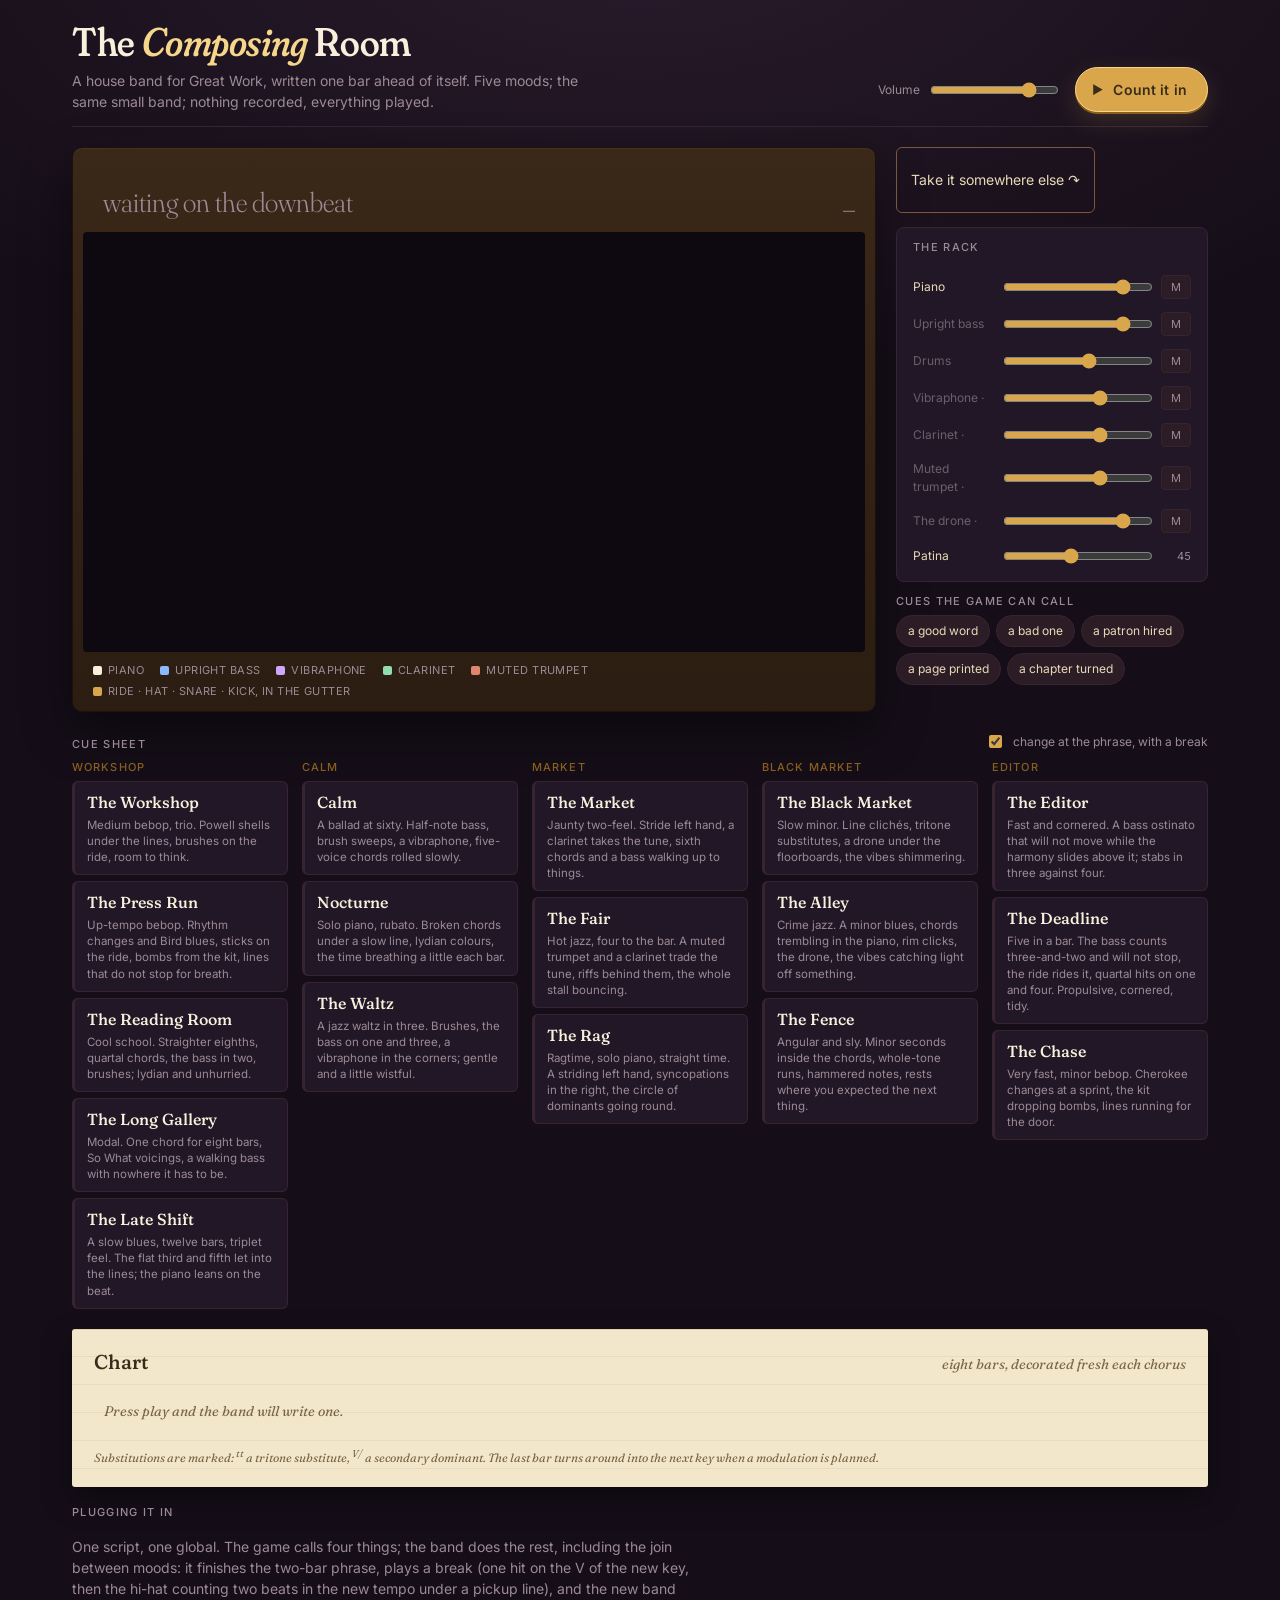
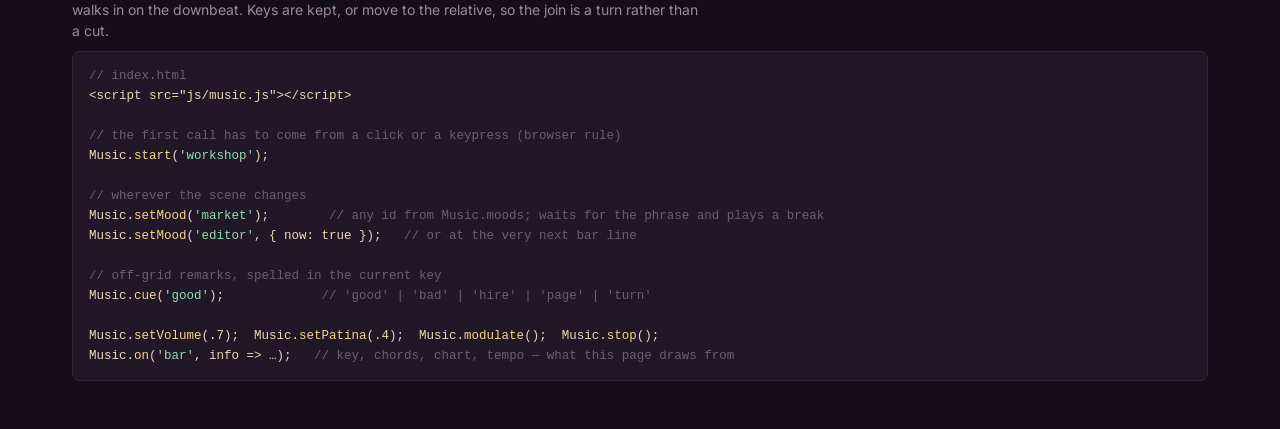
<file: docs/composing-room.html>
<!doctype html>
<html lang="en">
<head>
<meta charset="utf-8">
<meta name="viewport" content="width=device-width, initial-scale=1">
<title>The Composing Room</title>
<link rel="stylesheet" href="https://fonts.googleapis.com/css2?family=Fraunces:ital,opsz,wght,SOFT,WONK@0,9..144,300..700,0..100,0..1;1,9..144,300..700,0..100,0..1&family=Inter:wght@400;500;600&display=swap">
<style>
/* The Composing Room shares the game's palette: a candlelit print-house, one
   look only. Where the game keeps type in a case, this keeps a chart on the
   stand and a piano roll running past the keys. */
:root {
  --bg-0: #150e18; --bg-1: #221726; --leather: #2c1c26; --leather-2: #382430;
  --wood: #5d3f28; --wood-dark: #3a2818; --wood-light: #7d573a;
  --ivory: #f8f0dc; --ivory-2: #e8dab6; --muted: #9c8a96; --dim: #6d5f6b;
  --brass: #d9a64b; --brass-hi: #f6d68a; --brass-dark: #8a5f1d;
  --parch: #f2e7cb; --parch-2: #e4d4ae; --parch-ink: #3a2c1a; --parch-dim: #7a6647;
  --inkblue: #8db8ff; --setviolet: #cfa6ff; --jade: #8fdfae; --pressred: #ff8273;
  --serif: 'Fraunces', Georgia, 'Times New Roman', serif;
  --sans: 'Inter', ui-sans-serif, system-ui, 'Segoe UI', sans-serif;
  color-scheme: dark;
}
* { box-sizing: border-box; }
html, body { margin: 0; }
body {
  background: radial-gradient(120% 90% at 50% -10%, #2a1b2c 0%, var(--bg-0) 60%) fixed, var(--bg-0);
  color: var(--ivory); font: 14px/1.5 var(--sans);
  -webkit-font-smoothing: antialiased; min-height: 100vh;
}
button, input { font: inherit; color: inherit; }
input[type=range] { accent-color: var(--brass); }
button { cursor: pointer; }
:focus-visible { outline: 2px solid var(--brass-hi); outline-offset: 2px; }
code, pre { font-family: ui-monospace, 'SF Mono', Menlo, Consolas, monospace; }

.room { max-width: 1180px; margin: 0 auto; padding: 22px 22px 48px; display: grid; gap: 20px; }

/* ─── Masthead ─── */
.mast { display: flex; flex-wrap: wrap; align-items: flex-end; justify-content: space-between; gap: 14px 24px; padding-bottom: 14px; border-bottom: 1px solid var(--leather-2); }
.mast h1 {
  margin: 0; font-family: var(--serif); font-weight: 500; font-size: 40px; line-height: 1; letter-spacing: -.01em;
  font-variation-settings: 'SOFT' 100, 'WONK' 1, 'opsz' 144; text-wrap: balance; color: var(--ivory);
}
.mast h1 em { font-style: italic; color: var(--brass-hi); }
.mast .sub { margin: 8px 0 0; color: var(--muted); font-size: 14px; max-width: 58ch; }
.transport { display: flex; align-items: center; gap: 14px; }
.play {
  display: inline-flex; align-items: center; gap: 10px; padding: 11px 20px 11px 16px; border-radius: 999px;
  background: var(--brass); color: var(--parch-ink); border: 1px solid var(--brass-hi); font-weight: 600; letter-spacing: .01em;
  box-shadow: 0 2px 0 var(--brass-dark), 0 8px 24px rgba(217,166,75,.18);
}
.play:hover { background: var(--brass-hi); }
.play .glyph { font-size: 12px; }
.play[data-on="true"] { background: var(--leather-2); color: var(--ivory); border-color: var(--wood-light); box-shadow: none; }
.vol { display: flex; align-items: center; gap: 8px; color: var(--muted); font-size: 12px; }

/* ─── The stand: roll on the left, cue sheet on the right ─── */
.stand { display: grid; grid-template-columns: minmax(0, 1fr) 312px; gap: 20px; align-items: stretch; }
@media (max-width: 900px) { .stand { grid-template-columns: 1fr; } }

.rollcase {
  display: flex; flex-direction: column;
  background: linear-gradient(180deg, var(--wood-dark), #2c1d12); border: 1px solid #1c120b; border-radius: 10px;
  padding: 10px; box-shadow: inset 0 1px 0 rgba(255,255,255,.05), 0 20px 50px rgba(0,0,0,.45);
}
.readout { display: grid; grid-template-columns: 1fr auto; gap: 6px 20px; align-items: end; padding: 6px 10px 12px; }
.readout .chord { font-family: var(--serif); font-style: italic; font-weight: 300; font-size: 56px; line-height: 1; color: var(--ivory); font-variation-settings: 'opsz' 144, 'SOFT' 40; min-height: 56px; }
.readout .chord small { font-size: .5em; font-style: normal; color: var(--muted); margin-left: .35em; }
.readout .facts { text-align: right; color: var(--muted); font-size: 12px; line-height: 1.6; font-variant-numeric: tabular-nums; }
.readout .facts b { color: var(--ivory-2); font-weight: 500; }
.readout .facts .lead { color: var(--jade); }
.readout .facts .goto { color: var(--brass-hi); }
#roll { display: block; width: 100%; flex: 1 1 420px; min-height: 420px; border-radius: 4px; background: #0e0910; }
@media (max-width: 600px) { #roll { min-height: 320px; flex-basis: 320px; } .readout .chord { font-size: 40px; } }
.legend { display: flex; flex-wrap: wrap; gap: 4px 16px; padding: 10px 10px 2px; font-size: 11px; color: var(--muted); letter-spacing: .04em; text-transform: uppercase; }
.legend i { display: inline-block; width: 9px; height: 9px; border-radius: 2px; margin-right: 6px; vertical-align: -1px; }

/* the cue sheet */
.cues { display: grid; gap: 14px; }
.cues h2, .rack h2, .sheetwrap h2, .api h2, .cuesheet h2 { margin: 0 0 8px; font: 500 11px/1 var(--sans); letter-spacing: .12em; text-transform: uppercase; color: var(--muted); }
.cuehead { display: flex; justify-content: space-between; align-items: baseline; gap: 16px; flex-wrap: wrap; }
.moods { display: grid; grid-template-columns: repeat(5, minmax(0, 1fr)); gap: 14px; align-items: start; margin-top: 4px; }
@media (max-width: 1000px) { .moods { grid-template-columns: repeat(3, minmax(0, 1fr)); } }
@media (max-width: 640px) { .moods { grid-template-columns: 1fr; } }
.famcol { display: grid; gap: 6px; }
.mood {
  display: grid; gap: 3px; text-align: left; padding: 8px 10px 9px 12px; border-radius: 6px;
  background: var(--bg-1); border: 1px solid var(--leather-2); border-left: 3px solid var(--leather-2); color: var(--ivory-2);
  transition: border-color .15s, background .15s;
}
.mood:hover { background: var(--leather); border-color: var(--wood); }
.mood .name { font-family: var(--serif); font-size: 16px; font-weight: 500; color: var(--ivory); font-variation-settings: 'SOFT' 60; }
.mood .blurb { color: var(--muted); font-size: 11.5px; line-height: 1.4; }
.mood[aria-pressed="true"] { border-left-color: var(--brass); background: var(--leather); }
.mood[aria-pressed="true"] .name { color: var(--brass-hi); }
.mood[data-next="true"] { border-left-color: var(--brass-dark); border-left-style: dashed; }
.fam { margin: 0 0 2px; font: 500 11px/1 var(--sans); letter-spacing: .1em; text-transform: uppercase; color: var(--brass-dark); }
.fam:first-child { margin-top: 0; }
.atphrase { display: flex; gap: 8px; align-items: center; color: var(--muted); font-size: 12px; }
.atphrase input { accent-color: var(--brass); }
.turn { justify-self: start; padding: 8px 14px; border-radius: 6px; background: transparent; border: 1px solid var(--wood-light); color: var(--ivory-2); }
.turn:hover { border-color: var(--brass); color: var(--brass-hi); }

/* the rack */
.rack { display: grid; gap: 10px; padding: 14px 16px; background: var(--bg-1); border: 1px solid var(--leather-2); border-radius: 8px; }
.chan { display: grid; grid-template-columns: 78px 1fr 30px; align-items: center; gap: 10px; font-size: 12px; }
.chan label { color: var(--ivory-2); }
.chan input[type=range] { width: 100%; accent-color: var(--brass); }
.chan .mute { width: 30px; height: 24px; border-radius: 4px; border: 1px solid var(--leather-2); background: var(--leather); color: var(--muted); font-size: 11px; }
.chan .mute[aria-pressed="true"] { background: var(--pressred); color: var(--bg-0); border-color: var(--pressred); }
.chan.off label { color: var(--dim); }
.chan.guest label::after { content: ' ·'; color: var(--dim); }
.patina { grid-template-columns: 78px 1fr 30px; }
.patina output { color: var(--muted); font-size: 11px; text-align: right; font-variant-numeric: tabular-nums; }

/* cue buttons */
.stingers { display: flex; flex-wrap: wrap; gap: 6px; }
.stingers button { padding: 6px 11px; border-radius: 999px; background: var(--leather); border: 1px solid var(--leather-2); color: var(--ivory-2); font-size: 12px; }
.stingers button:hover { border-color: var(--brass); color: var(--brass-hi); }

/* ─── The chart: a lead sheet on the stand ─── */
.sheet {
  background: var(--parch); color: var(--parch-ink); border-radius: 3px; padding: 18px 22px 20px;
  box-shadow: 0 1px 0 var(--parch-2) inset, 0 12px 30px rgba(0,0,0,.4);
  background-image: repeating-linear-gradient(180deg, transparent 0 27px, rgba(58,44,26,.06) 27px 28px);
}
.sheet .head { display: flex; justify-content: space-between; align-items: baseline; gap: 12px; margin-bottom: 12px; font-family: var(--serif); }
.sheet .head .title { font-size: 20px; font-weight: 500; font-variation-settings: 'SOFT' 80; }
.sheet .head .meta { color: var(--parch-dim); font-style: italic; font-size: 14px; }
.chart { display: grid; grid-template-columns: repeat(4, minmax(0, 1fr)); }
.chart .bar:nth-child(4n+1) { border-left-width: 2.5px; }
@media (max-width: 600px) { .chart { grid-template-columns: repeat(2, minmax(0, 1fr)); } }
.bar {
  display: flex; align-items: baseline; gap: 4px; min-height: 48px; padding: 8px 10px; border-left: 1.5px solid var(--parch-ink);
  font-family: var(--serif); font-size: 21px; line-height: 1; font-variation-settings: 'SOFT' 30; overflow: hidden; white-space: nowrap;
}
.bar:nth-child(4n) { border-right: 1.5px solid var(--parch-ink); }
.bar .c { flex: 1 1 0; min-width: 0; }
.bar .c + .c { border-left: 1px dotted var(--parch-dim); padding-left: 8px; }
.bar.live { background: rgba(217,166,75,.28); box-shadow: inset 0 -3px 0 var(--brass-dark); }
.bar .sub { font-size: 11px; color: var(--parch-dim); font-family: var(--sans); vertical-align: super; margin-left: 2px; }
.chart:empty::before { content: 'Press play and the band will write one.'; grid-column: 1 / -1; color: var(--parch-dim); font-style: italic; font-family: var(--serif); padding: 12px 10px; }
.sheet .foot { margin: 12px 0 0; color: var(--parch-dim); font-size: 12px; font-style: italic; font-family: var(--serif); }

/* ─── For the game ─── */
.api { display: grid; gap: 10px; }
.api pre { margin: 0; padding: 14px 16px; background: var(--bg-1); border: 1px solid var(--leather-2); border-radius: 8px; color: var(--ivory-2); font-size: 12.5px; line-height: 1.6; overflow-x: auto; }
.api pre .k { color: var(--brass-hi); } .api pre .s { color: var(--jade); } .api pre .cm { color: var(--dim); }
.api p { margin: 0; color: var(--muted); max-width: 70ch; }
@media (prefers-reduced-motion: reduce) { .mood, .play { transition: none; } }
</style>

<div class="room">
  <header class="mast">
    <div>
      <h1>The <em>Composing</em> Room</h1>
      <p class="sub">A house band for Great Work, written one bar ahead of itself. Five moods; the same small band; nothing recorded, everything played.</p>
    </div>
    <div class="transport">
      <label class="vol">Volume <input id="vol" type="range" min="0" max="1" step=".01" value=".8" aria-label="volume"></label>
      <button class="play" id="play" data-on="false"><span class="glyph">▶</span><span class="txt">Count it in</span></button>
    </div>
  </header>

  <section class="stand">
    <div class="rollcase">
      <div class="readout">
        <div class="chord" id="chord"><small>waiting on the downbeat</small></div>
        <div class="facts" id="facts">—</div>
      </div>
      <canvas id="roll" aria-label="A player-piano roll: notes descend to the keyboard as they sound."></canvas>
      <div class="legend">
        <span><i style="background:#f8f0dc"></i>piano</span><span><i style="background:#8db8ff"></i>upright bass</span>
        <span><i style="background:#cfa6ff"></i>vibraphone</span><span><i style="background:#8fdfae"></i>clarinet</span><span><i style="background:#e0866f"></i>muted trumpet</span>
        <span><i style="background:#d9a64b"></i>ride · hat · snare · kick, in the gutter</span>
      </div>
    </div>

    <aside class="cues">
      <button class="turn" id="turn">Take it somewhere else ↷</button>
      <div class="rack" id="rack">
        <h2>The rack</h2>
      </div>
      <div>
        <h2>Cues the game can call</h2>
        <div class="stingers" id="stingers">
          <button data-cue="good">a good word</button><button data-cue="bad">a bad one</button>
          <button data-cue="hire">a patron hired</button><button data-cue="page">a page printed</button><button data-cue="turn">a chapter turned</button>
        </div>
      </div>
    </aside>
  </section>

  <section class="cuesheet">
    <div class="cuehead"><h2>Cue sheet</h2><label class="atphrase"><input id="atPhrase" type="checkbox" checked> change at the phrase, with a break</label></div>
    <div class="moods" id="moods"></div>
  </section>

  <section class="sheetwrap">
    <div class="sheet">
      <div class="head"><span class="title" id="sheetTitle">Chart</span><span class="meta" id="sheetMeta">eight bars, decorated fresh each chorus</span></div>
      <div class="chart" id="chart"></div>
      <p class="foot" id="sheetFoot">Substitutions are marked: <sup>tt</sup> a tritone substitute, <sup>V/</sup> a secondary dominant. The last bar turns around into the next key when a modulation is planned.</p>
    </div>
  </section>

  <section class="api">
    <h2>Plugging it in</h2>
    <p>One script, one global. The game calls four things; the band does the rest, including the join between moods: it finishes the two-bar phrase, plays a break (one hit on the V of the new key, then the hi-hat counting two beats in the new tempo under a pickup line), and the new band walks in on the downbeat. Keys are kept, or move to the relative, so the join is a turn rather than a cut.</p>
<pre><span class="cm">// index.html</span>
&lt;script src="js/music.js"&gt;&lt;/script&gt;

<span class="cm">// the first call has to come from a click or a keypress (browser rule)</span>
Music.<span class="k">start</span>(<span class="s">'workshop'</span>);

<span class="cm">// wherever the scene changes</span>
Music.<span class="k">setMood</span>(<span class="s">'market'</span>);        <span class="cm">// any id from Music.moods; waits for the phrase and plays a break</span>
Music.<span class="k">setMood</span>(<span class="s">'editor'</span>, { now: true });   <span class="cm">// or at the very next bar line</span>

<span class="cm">// off-grid remarks, spelled in the current key</span>
Music.<span class="k">cue</span>(<span class="s">'good'</span>);             <span class="cm">// 'good' | 'bad' | 'hire' | 'page' | 'turn'</span>

Music.<span class="k">setVolume</span>(.7);  Music.<span class="k">setPatina</span>(.4);  Music.<span class="k">modulate</span>();  Music.<span class="k">stop</span>();
Music.<span class="k">on</span>(<span class="s">'bar'</span>, info =&gt; …);   <span class="cm">// key, chords, chart, tempo — what this page draws from</span></pre>
  </section>
</div>

<script src="../js/music.js"></script>
<script>
(() => {
  const $ = s => document.querySelector(s);
  const COLORS = { piano: '#f8f0dc', bass: '#8db8ff', vibes: '#cfa6ff', clarinet: '#8fdfae', trumpet: '#e0866f' };
  const DRUM = { ride: ['#d9a64b', 2.2], bell: ['#f6d68a', 3.2], hat: ['#9c8a96', 1.5], kick: ['#d9a64b', 3.6], snare: ['#e8dab6', 2.4], rim: ['#ff8273', 2.4], sweep: ['#6d5f6b', 0] };
  const LEVELS = { piano: 1, bass: 1, drums: .7, vibes: .8, clarinet: .8, trumpet: .8, drone: 1 };
  const LO = 28, HI = 96, GUTTER = 28, KEY_H = 46;
  let PPS = 120;                                           // pixels per second; set from the roll's height so about five seconds show
  const reduced = matchMedia('(prefers-reduced-motion: reduce)').matches;

  /* ── the cue sheet ── */
  const moodBtns = {};
  let lastFamily = null, col = null;
  for (const m of Music.moods) {
    if (m.family !== lastFamily) {
      col = document.createElement('div'); col.className = 'famcol';
      const h = document.createElement('h3'); h.className = 'fam'; h.textContent = m.family;
      col.appendChild(h); $('#moods').appendChild(col); lastFamily = m.family;
    }
    const b = document.createElement('button');
    b.className = 'mood'; b.type = 'button'; b.setAttribute('aria-pressed', 'false');
    const name = document.createElement('span'), blurb = document.createElement('span');
    name.className = 'name'; name.textContent = m.label; blurb.className = 'blurb'; blurb.textContent = m.blurb;
    b.append(name, blurb);
    b.addEventListener('click', () => { if (Music.running) Music.setMood(m.id, { now: !$('#atPhrase').checked }); else { Music.start(m.id); applyRack(); } refresh(); });
    col.appendChild(b); moodBtns[m.id] = b;
  }
  function markMoods() {
    const cur = Music.mood, pend = Music.pending;
    for (const id in moodBtns) {
      moodBtns[id].setAttribute('aria-pressed', String(id === cur));
      moodBtns[id].dataset.next = String(!!pend && pend === id && pend !== cur);
    }
  }

  /* ── transport ── */
  const playBtn = $('#play');
  function setPlayUI() {
    const on = Music.running;
    playBtn.dataset.on = String(on);
    playBtn.querySelector('.glyph').textContent = on ? '■' : '▶';
    playBtn.querySelector('.txt').textContent = on ? 'Stop the band' : 'Count it in';
  }
  playBtn.addEventListener('click', () => { if (Music.running) Music.stop(); else { Music.start(); applyRack(); } refresh(); });
  $('#vol').addEventListener('input', e => Music.setVolume(+e.target.value));
  $('#turn').addEventListener('click', () => Music.modulate());
  $('#stingers').addEventListener('click', e => { const b = e.target.closest('button'); if (b) Music.cue(b.dataset.cue); });

  /* ── the rack ── */
  const chans = {};
  const rack = $('#rack');
  [['piano', 'Piano'], ['bass', 'Upright bass'], ['drums', 'Drums'], ['vibes', 'Vibraphone', 1], ['clarinet', 'Clarinet', 1], ['trumpet', 'Muted trumpet', 1], ['drone', 'The drone', 1]].forEach(([id, label, guest]) => {
    const row = document.createElement('div'); row.className = 'chan' + (guest ? ' guest' : '');
    const lab = document.createElement('label'); lab.htmlFor = 'lv-' + id; lab.textContent = label;
    const sl = document.createElement('input'); sl.type = 'range'; sl.id = 'lv-' + id; sl.min = 0; sl.max = 1.2; sl.step = .01; sl.value = LEVELS[id];
    sl.addEventListener('input', () => Music.setLevel(id, +sl.value));
    const mb = document.createElement('button'); mb.className = 'mute'; mb.type = 'button'; mb.textContent = 'M'; mb.title = 'mute'; mb.setAttribute('aria-pressed', 'false');
    mb.addEventListener('click', () => { const on = mb.getAttribute('aria-pressed') !== 'true'; mb.setAttribute('aria-pressed', String(on)); Music.mute(id, on); });
    row.append(lab, sl, mb); rack.appendChild(row); chans[id] = { row, sl, mb };
  });
  const pat = document.createElement('div'); pat.className = 'chan patina';
  const patLab = document.createElement('label'); patLab.htmlFor = 'patina'; patLab.textContent = 'Patina';
  const patSl = document.createElement('input'); patSl.type = 'range'; patSl.id = 'patina'; patSl.min = 0; patSl.max = 1; patSl.step = .01; patSl.value = .45;
  const patOut = document.createElement('output'); patOut.value = '45';
  patSl.addEventListener('input', () => { Music.setPatina(+patSl.value); patOut.value = String(Math.round(patSl.value * 100)); });
  pat.append(patLab, patSl, patOut); rack.appendChild(pat);
  function applyRack() {
    for (const id in chans) { Music.setLevel(id, +chans[id].sl.value); Music.mute(id, chans[id].mb.getAttribute('aria-pressed') === 'true'); }
  }
  function markGuests() {
    const m = Music.moods.find(x => x.id === Music.mood);
    for (const id of ['vibes', 'clarinet', 'trumpet', 'drone']) chans[id].row.classList.toggle('off', !m || !m.extras.includes(id));
    for (const id of ['bass', 'drums']) chans[id].row.classList.toggle('off', !m || m.without.includes(id));
  }
  function refresh() { setPlayUI(); markMoods(); markGuests(); }

  /* ── the readout and the chart ── */
  let bar = null, chartKey = '';
  Music.on('mood', refresh);
  Music.on('bar', info => {
    bar = info;
    $('#chord').textContent = info.break ? '— break —' : info.chords.join('   ');
    const where = info.break ? 'a break, into ' + info.label : (info.phraseBar < 0 ? 'turnaround' : 'bar ' + (info.phraseBar + 1) + ' of ' + info.chart.length + (info.headChorus ? ', the head' : ', solo chorus ' + info.chorus));
    const facts = $('#facts'); facts.textContent = '';
    const line1 = document.createElement('div');
    const k = document.createElement('b'); k.textContent = info.keyName;
    const t = document.createElement('b'); t.textContent = String(info.bpm);
    line1.append(k, ' · ', t, ' bpm · ' + info.beats + '/4 · swing ' + Math.round(info.swing * 100));
    const line2 = document.createElement('div'); line2.textContent = where;
    if (info.lead !== 'piano') { const s = document.createElement('span'); s.className = 'lead'; s.textContent = ' · ' + (info.lead === 'trumpet' ? 'muted trumpet' : info.lead) + ' has the tune'; line2.appendChild(s); }
    else if (info.resting) line2.append(' · the tune is resting');
    facts.append(line1, line2);
    if (info.nextKey) { const g = document.createElement('div'); g.className = 'goto'; g.textContent = '→ ' + info.nextKey + ' next'; facts.appendChild(g); }
    if (info.pending) { const g = document.createElement('div'); g.className = 'goto'; g.textContent = '→ ' + info.pending + ' at the phrase'; facts.appendChild(g); }
    renderChart(info);
    markMoods();
  });
  function renderChart(info) {
    const chart = $('#chart');
    if (info.break) return;
    const key = info.mood + '|' + info.keyName + '|' + info.chart.map(b => b.map(c => c.name + c.sub).join(',')).join('|');
    if (key !== chartKey) {
      chartKey = key; chart.textContent = '';
      info.chart.forEach(b => {
        const d = document.createElement('div'); d.className = 'bar';
        b.forEach(c => {
          const s = document.createElement('span'); s.className = 'c'; s.textContent = c.name;
          if (c.sub) { const m = document.createElement('span'); m.className = 'sub'; m.textContent = c.sub === 'tritone' ? 'tt' : 'V/'; s.appendChild(m); }
          d.appendChild(s);
        });
        chart.appendChild(d);
      });
      $('#sheetTitle').textContent = info.label + ', in ' + info.keyName;
    }
    $('#sheetMeta').textContent = (info.headChorus ? 'the head, plain' : 'solo chorus ' + info.chorus + ', decorated') + ' · ' + info.bpm + ' bpm · ' + info.beats + '/4';
    [...chart.children].forEach((d, i) => d.classList.toggle('live', i === info.phraseBar));
  }

  /* ── the roll ── */
  const roll = $('#roll'), g = roll.getContext('2d');
  const notes = [];
  Music.on('note', n => { notes.push(n); if (notes.length > 1500) notes.splice(0, 300); });
  const isBlack = m => [1, 3, 6, 8, 10].includes(m % 12);
  let W = 0, H = 0, whiteW = 0;
  const keyX = {};
  function layout() {
    const dpr = Math.min(2, window.devicePixelRatio || 1);
    const r = roll.getBoundingClientRect(); W = r.width; H = r.height;
    PPS = Math.max(110, (H - KEY_H) / 5.2);
    roll.width = Math.round(W * dpr); roll.height = Math.round(H * dpr); g.setTransform(dpr, 0, 0, dpr, 0, 0);
    let nWhite = 0; for (let m = LO; m <= HI; m++) if (!isBlack(m)) nWhite++;
    whiteW = (W - GUTTER - 4) / nWhite;
    let wi = 0;
    for (let m = LO; m <= HI; m++) {
      if (!isBlack(m)) { keyX[m] = [GUTTER + 2 + wi * whiteW, whiteW]; wi++; }
      else { const bw = whiteW * .62; keyX[m] = [GUTTER + 2 + wi * whiteW - bw / 2, bw]; }
    }
  }
  new ResizeObserver(layout).observe(roll); layout();
  function roundRect(x, y, w, h, r) {
    r = Math.min(r, h / 2, w / 2);
    g.beginPath(); g.moveTo(x + r, y); g.arcTo(x + w, y, x + w, y + h, r); g.arcTo(x + w, y + h, x, y + h, r); g.arcTo(x, y + h, x, y, r); g.arcTo(x, y, x + w, y, r); g.closePath();
  }
  function drawKeys(keyTop, lit) {
    g.fillStyle = '#1a1220'; g.fillRect(0, keyTop, W, KEY_H);
    g.fillStyle = 'rgba(217,166,75,.55)'; g.fillRect(GUTTER, keyTop, W - GUTTER, 1);
    for (let m = LO; m <= HI; m++) if (!isBlack(m)) {
      const [x, w] = keyX[m];
      g.fillStyle = lit[m] ? (lit[m] === 'piano' ? '#f6d68a' : COLORS[lit[m]]) : '#e8dab6';
      g.fillRect(x + .5, keyTop + 2, w - 1, KEY_H - 4);
    }
    for (let m = LO; m <= HI; m++) if (isBlack(m)) {
      const [x, w] = keyX[m];
      g.fillStyle = lit[m] ? (lit[m] === 'piano' ? '#f6d68a' : COLORS[lit[m]]) : '#2c1c26';
      g.fillRect(x, keyTop + 2, w, (KEY_H - 4) * .62);
    }
    g.fillStyle = 'rgba(58,44,26,.4)';
    for (let m = LO; m <= HI; m++) if (m % 12 === 0) { const [x, w] = keyX[m]; g.beginPath(); g.arc(x + w / 2, keyTop + KEY_H - 8, 1.6, 0, 7); g.fill(); }
  }
  function draw() {
    requestAnimationFrame(draw);
    if (!W) return;
    const now = Music.now(), keyTop = H - KEY_H;
    g.clearRect(0, 0, W, H);
    if (bar && !reduced) {                                  // the beat grid, so the swing shows as notes sitting late of it
      for (let k = -8; k < 64; k++) {
        const y = keyTop - (bar.barStart + k * bar.beatDur - now) * PPS;
        if (y < 0 || y > keyTop) continue;
        const isBar = ((k % bar.beats) + bar.beats) % bar.beats === 0;
        g.fillStyle = isBar ? 'rgba(217,166,75,.3)' : 'rgba(248,240,220,.07)';
        g.fillRect(GUTTER, y, W - GUTTER, isBar ? 1.5 : 1);
      }
    }
    const lit = {};
    for (let i = notes.length - 1; i >= 0; i--) {
      const n = notes[i];
      if (n.tEnd + .15 < now) { notes.splice(i, 1); continue; }
      const yStart = keyTop - (n.t - now) * PPS, yEnd = keyTop - (n.tEnd - now) * PPS;
      const sounding = n.t <= now && now < n.tEnd + .05;
      if (n.midi == null) {                                 // a drum: a mark in the gutter
        if (reduced) continue;
        const [col, r] = DRUM[n.inst] || ['#9c8a96', 2];
        if (!r) { g.fillStyle = 'rgba(109,95,107,.3)'; g.fillRect(8, Math.max(0, yEnd), GUTTER - 16, Math.max(2, Math.min(yStart, keyTop) - Math.max(0, yEnd))); continue; }
        if (yStart < -4 || yStart > keyTop) continue;
        g.fillStyle = col; g.globalAlpha = sounding ? 1 : .45 + n.vel * .4;
        g.beginPath(); g.arc(GUTTER / 2, yStart, r * (.6 + n.vel * .5), 0, 7); g.fill(); g.globalAlpha = 1;
        continue;
      }
      if (sounding) lit[n.midi] = n.inst;
      if (reduced) continue;
      const kx = keyX[n.midi]; if (!kx) continue;
      const top = Math.max(0, yEnd), bottom = Math.min(keyTop, yStart);
      if (bottom <= top) continue;
      const w = isBlack(n.midi) ? kx[1] : kx[1] * .9;
      g.fillStyle = COLORS[n.inst] || '#9c8a96'; g.globalAlpha = .3 + n.vel * .6;
      roundRect(kx[0] + (kx[1] - w) / 2, top, w, bottom - top, 2); g.fill(); g.globalAlpha = 1;
    }
    drawKeys(keyTop, lit);
  }
  requestAnimationFrame(draw);
  refresh();
})();
</script>
</body>
</html>
</file>
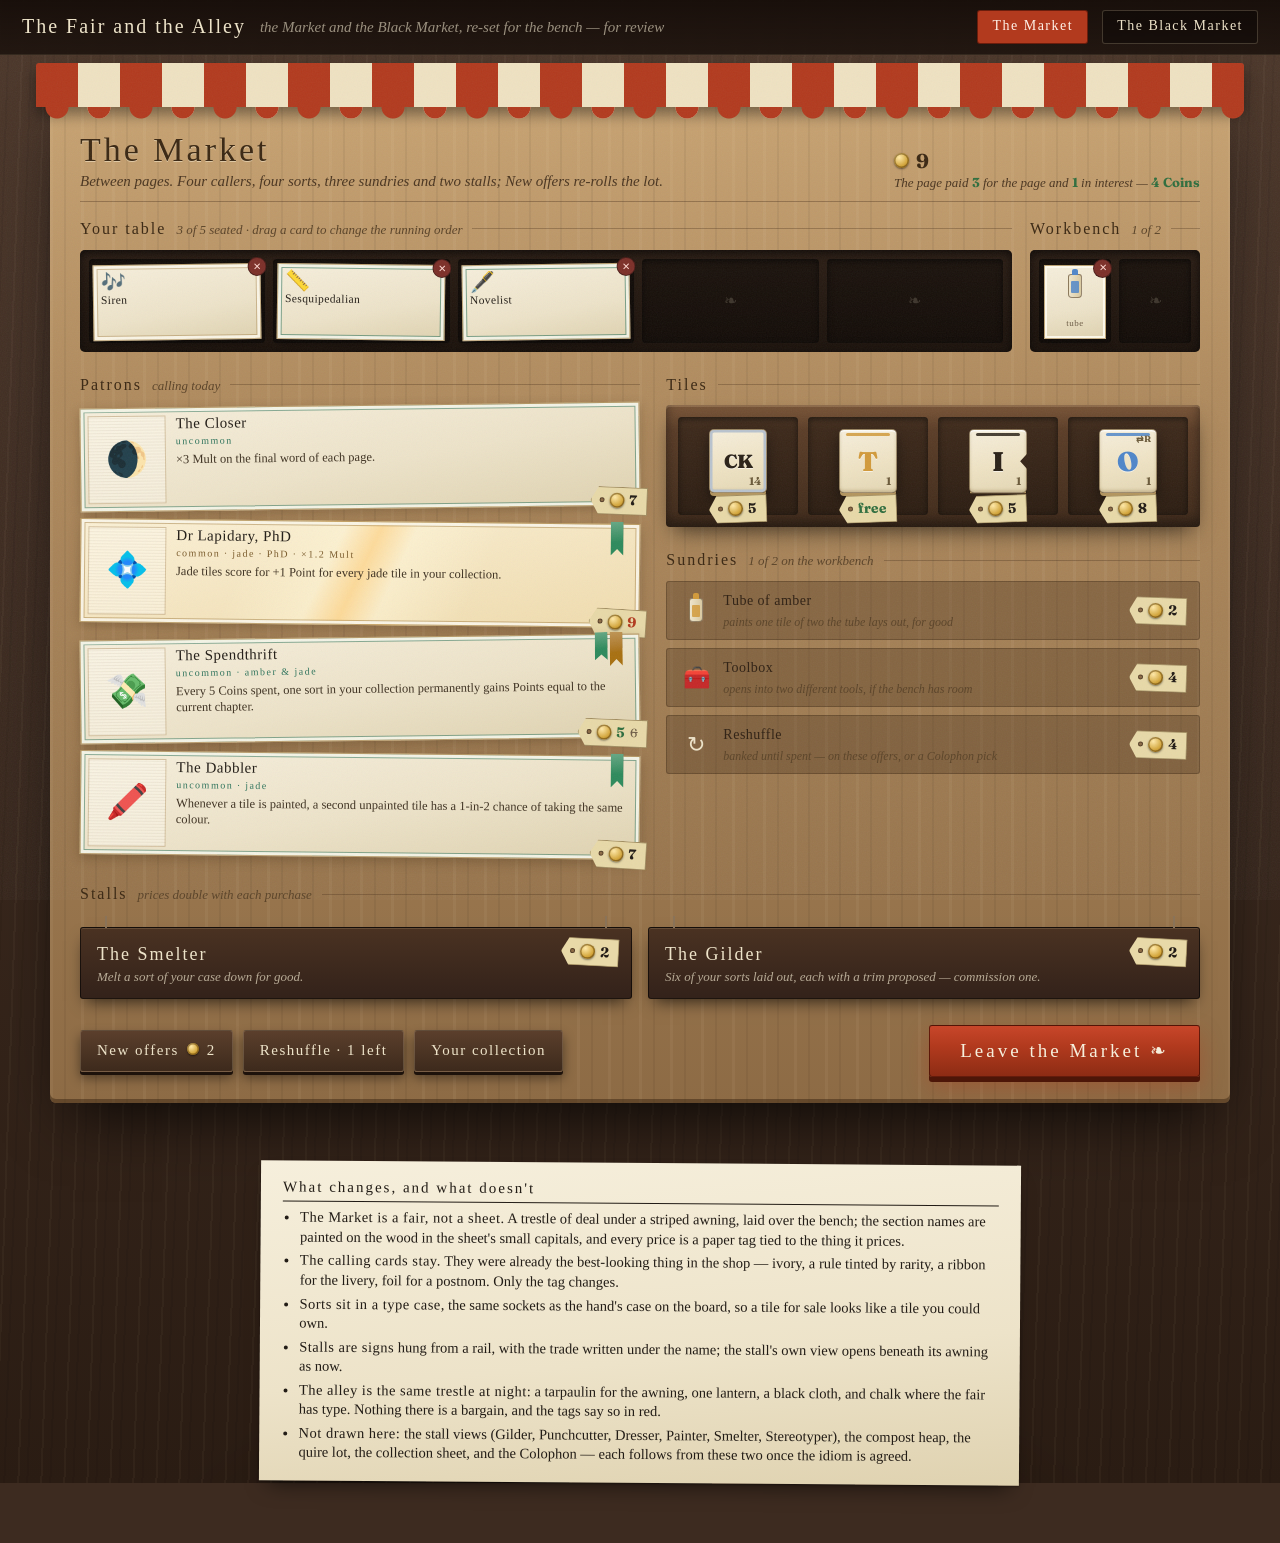
<file: docs/market-mock.html>
<!doctype html>
<html lang="en">
<head>
<meta charset="utf-8">
<meta name="viewport" content="width=device-width, initial-scale=1">
<title>The Fair and the Alley</title>
<link rel="preconnect" href="https://fonts.googleapis.com">
<link rel="preconnect" href="https://fonts.gstatic.com" crossorigin>
<link rel="stylesheet" href="https://fonts.googleapis.com/css2?family=Fraunces:ital,opsz,wght@0,9..144,400;0,9..144,700;0,9..144,900;1,9..144,400&family=IM+Fell+English:ital@0;1&family=IM+Fell+English+SC&family=Caveat:wght@500;700&display=swap">
<style>
  /* ═══ The Fair and the Alley — the Market and the Black Market, re-set in the
     bench's idiom, for review before they are built.

     THE MARKET is a fair: a trestle of scrubbed deal under a striped awning,
     laid over the bench. Calling cards in a tray, sorts in a type case with
     tags tied on, sundries as things on the table, stalls as hanging signs.
     Everything you hold — your table, your workbench — sits at the top, the
     way it does now. One red: the awning and the leaving.

     THE BLACK MARKET is the alley at night: a tarpaulin, one lantern, a black
     cloth on the trestle. Prices are chalked, notes are pencilled, and the
     back room's cards are the same ivory stock in worse light. */

  :root {
    --bench:      #3d2b20;
    --bench-hi:   #4c372a;
    --deal:       #b08b5e;
    --deal-hi:    #c9a473;
    --deal-lo:    #8d6b45;
    --paper:      #ede3c9;
    --paper-2:    #dfd2b0;
    --ivory:      #f6efdc;
    --ivory-2:    #e4d7b4;
    --ink:        #221c16;
    --dim:        #6d5c45;
    --rule:       rgba(60, 42, 22, 0.24);
    --red:        #b23a1e;
    --red-dk:     #7d2711;
    --brass:      #cba15a;
    --brass-hi:   #ebc989;
    --tag:        #e8d9a8;
    --tile-ink:   #2a2117;
    --night:      #0e1017;
    --night-2:    #171a24;
    --cloth:      #14151a;
    --lantern:    rgba(255, 190, 110, 0.22);
    --chalk:      #e9e3d2;

    --crimson: #c94f43;
    --azure:   #4f86c9;
    --jade:    #3fa371;
    --amber:   #d29a3a;

    --serif:   'Fraunces', 'Iowan Old Style', Georgia, 'Times New Roman', serif;
    --fell:    'IM Fell English', 'Iowan Old Style', Georgia, serif;
    --fell-sc: 'IM Fell English SC', 'IM Fell English', Georgia, serif;
    --hand:    'Caveat', 'Segoe Script', 'Bradley Hand', cursive;

    --tile-w: 58px;
    --tile-h: 64px;
  }

  * { box-sizing: border-box; }
  html { background: var(--bench); }
  body {
    margin: 0;
    min-height: 100vh;
    color: var(--paper);
    font-family: var(--fell);
    font-size: 15px;
    line-height: 1.35;
    background:
      radial-gradient(900px 500px at 50% 110%, rgba(0, 0, 0, 0.45), transparent 60%),
      repeating-linear-gradient(92deg, rgba(255, 226, 180, 0.035) 0 2px, transparent 2px 9px, rgba(0, 0, 0, 0.06) 9px 11px, transparent 11px 23px),
      linear-gradient(180deg, var(--bench-hi), var(--bench) 40%, #2a1c13);
    -webkit-font-smoothing: antialiased;
  }
  body::after {
    content: '';
    position: fixed; inset: 0;
    pointer-events: none;
    background-image: url("data:image/svg+xml,%3Csvg xmlns='http://www.w3.org/2000/svg' width='180' height='180'%3E%3Cfilter id='n'%3E%3CfeTurbulence type='fractalNoise' baseFrequency='0.8' numOctaves='2'/%3E%3C/filter%3E%3Crect width='180' height='180' filter='url(%23n)' opacity='0.06'/%3E%3C/svg%3E");
  }
  button { font: inherit; color: inherit; cursor: pointer; }
  button:focus-visible { outline: 3px solid var(--brass-hi); outline-offset: 2px; }

  /* ─── The switch between the two ─────────────────────────────────────────── */
  .which {
    position: sticky; top: 0; z-index: 20;
    display: flex; align-items: center; gap: 14px;
    padding: 10px 22px;
    background: linear-gradient(180deg, rgba(20, 12, 8, 0.92), rgba(20, 12, 8, 0.75));
    backdrop-filter: blur(6px);
    border-bottom: 1px solid rgba(255, 220, 170, 0.12);
  }
  .which h1 { margin: 0; font-family: var(--fell-sc); font-weight: 400; font-size: 20px; letter-spacing: 2px; }
  .which .sub { font-style: italic; color: rgba(237, 227, 201, 0.6); }
  .which .spacer { flex: 1; }
  .which button {
    font-family: var(--fell-sc); font-size: 14px; letter-spacing: 1.5px;
    padding: 6px 14px 7px; border-radius: 3px;
    color: var(--paper); background: rgba(0, 0, 0, 0.3);
    border: 1px solid rgba(255, 230, 190, 0.2);
  }
  .which button[aria-pressed="true"] { background: var(--red); border-color: rgba(60, 10, 0, 0.6); color: #fff2e8; }
  .view[hidden] { display: none; }

  /* ─── The trestle ────────────────────────────────────────────────────────── */
  .trestle {
    position: relative;
    max-width: 1180px;
    margin: 30px auto 60px;
    padding: 30px 30px 26px;
    border-radius: 6px;
    color: var(--paper);
    background:
      repeating-linear-gradient(90deg, rgba(255, 240, 210, 0.05) 0 3px, transparent 3px 14px, rgba(0, 0, 0, 0.05) 14px 16px, transparent 16px 31px),
      linear-gradient(180deg, var(--deal-hi) 0%, var(--deal) 30%, var(--deal-lo) 100%);
    box-shadow:
      inset 0 2px 0 rgba(255, 245, 220, 0.5),
      inset 0 -4px 0 rgba(60, 38, 18, 0.5),
      0 30px 60px -20px rgba(0, 0, 0, 0.8);
  }
  /* The awning: canvas in the red, scalloped along its hem. */
  .awning {
    position: absolute; left: -14px; right: -14px; top: -22px;
    height: 44px;
    background: repeating-linear-gradient(90deg, var(--red) 0 42px, #efe2c2 42px 84px);
    border-radius: 3px 3px 0 0;
    box-shadow: 0 8px 14px rgba(0, 0, 0, 0.4);
  }
  .awning::after {
    content: '';
    position: absolute; left: 0; right: 0; bottom: -12px; height: 12px;
    background:
      radial-gradient(12px 12px at 21px 0, var(--red) 11px, transparent 12px) 0 0 / 42px 12px repeat-x,
      radial-gradient(12px 12px at 21px 0, #efe2c2 11px, transparent 12px) 42px 0 / 84px 12px repeat-x;
  }
  .head {
    display: grid;
    grid-template-columns: 1fr auto;
    align-items: end;
    gap: 6px 20px;
    margin: 18px 0 16px;
    padding-bottom: 10px;
    border-bottom: 1px solid rgba(60, 38, 18, 0.35);
  }
  .head h2 {
    margin: 0;
    font-family: var(--fell-sc);
    font-weight: 400;
    font-size: 34px;
    letter-spacing: 3px;
    line-height: 1;
    color: #3a2712;
    text-shadow: 0 1px 0 rgba(255, 245, 220, 0.5);
  }
  .head .note { font-style: italic; color: #4a3520; margin-top: 4px; }
  .purse {
    display: inline-flex; align-items: center; gap: 7px;
    font-family: var(--serif); font-weight: 700; font-size: 20px;
    color: #3a2712;
  }
  .coin {
    display: inline-block;
    width: 15px; height: 15px; border-radius: 50%;
    background: radial-gradient(circle at 35% 30%, #ffe9a8, #d3a539 60%, #8a5f16);
    box-shadow: inset 0 0 0 1.5px rgba(90, 60, 8, 0.5), 0 1px 2px rgba(0, 0, 0, 0.5);
    vertical-align: -1px;
  }
  .reward {
    text-align: right;
    font-size: 13px;
    color: #4a3520;
    font-style: italic;
  }
  .reward b { font-style: normal; font-family: var(--serif); color: #2f6e3e; }

  /* Section labels are painted on the wood. */
  .sec {
    display: flex; align-items: baseline; gap: 10px;
    margin: 0 0 10px;
    font-family: var(--fell-sc);
    font-weight: 400;
    font-size: 16px;
    letter-spacing: 2px;
    color: #3a2712;
  }
  .sec .sub { font-family: var(--fell); font-style: italic; font-size: 13px; letter-spacing: 0; color: #5a4328; }
  .sec::after { content: ''; flex: 1; height: 1px; background: rgba(60, 38, 18, 0.3); align-self: center; }

  /* ─── What you hold: the table and the workbench ─────────────────────────── */
  .hold { display: grid; grid-template-columns: 1fr auto; gap: 18px; margin-bottom: 22px; }
  .rack {
    display: grid;
    grid-template-columns: repeat(5, minmax(0, 1fr));
    gap: 8px;
    padding: 9px;
    border-radius: 5px;
    background: linear-gradient(180deg, #2b1d14, #1a110b);
    box-shadow: inset 0 3px 10px rgba(0, 0, 0, 0.7);
  }
  .rack--bench { grid-template-columns: repeat(2, 72px); }
  .slot { position: relative; min-height: 84px; border-radius: 4px; background: rgba(0, 0, 0, 0.35); box-shadow: inset 0 2px 6px rgba(0, 0, 0, 0.6); }
  .slot--empty::after { content: '❧'; position: absolute; inset: 0; display: grid; place-items: center; color: rgba(237, 227, 201, 0.18); font-size: 16px; }
  .seat {
    position: absolute; inset: 5px 4px 3px;
    padding: 6px 7px;
    display: flex; flex-direction: column; gap: 2px;
    color: var(--ink);
    background: linear-gradient(170deg, var(--ivory), var(--paper) 60%, var(--paper-2));
    border: 1px solid rgba(138, 95, 29, 0.45);
    box-shadow: inset 0 0 0 3px rgba(255, 252, 240, 0.9), inset 0 0 0 4px var(--hair, rgba(138, 95, 29, 0.35)), 0 3px 8px rgba(0, 0, 0, 0.45);
    transform: rotate(-0.8deg);
    cursor: grab;
  }
  .slot:nth-child(even) .seat { transform: rotate(0.7deg); }
  .seat--uncommon { --hair: rgba(47, 116, 92, 0.6); }
  .seat--rare { --hair: rgba(112, 64, 160, 0.6); }
  .seat .face { font-size: 20px; line-height: 1; }
  .seat .name { font-family: var(--fell-sc); font-size: 11.5px; letter-spacing: 0.4px; line-height: 1.1; }
  .x {
    position: absolute; top: -7px; right: -7px;
    width: 19px; height: 19px; border-radius: 50%;
    border: 1px solid rgba(0, 0, 0, 0.4);
    background: #7c2f28; color: #ffd9d2;
    font-size: 10px; line-height: 1; padding: 0;
  }
  .tool {
    position: absolute; inset: 6px 5px 4px;
    display: grid; place-items: center; gap: 2px;
    color: var(--ink);
    background: linear-gradient(170deg, var(--ivory), var(--paper) 60%, var(--paper-2));
    border: 1px solid rgba(138, 95, 29, 0.45);
    box-shadow: inset 0 0 0 2px rgba(255, 252, 240, 0.9), 0 3px 8px rgba(0, 0, 0, 0.45);
    font-size: 22px;
  }
  .tool small { font-family: var(--fell-sc); font-size: 9px; letter-spacing: 0.5px; color: var(--dim); }

  /* ─── The grid of the fair ───────────────────────────────────────────────── */
  .fair { display: grid; grid-template-columns: 1.05fr 1fr; gap: 26px; }
  .col { min-width: 0; }

  /* Calling cards, as now — ivory, a double rule tinted by rarity, a ribbon
     for the livery — with the price as a paper tag tied to the corner. */
  .cards { display: grid; gap: 12px; }
  .card {
    position: relative;
    display: grid;
    grid-template-columns: 78px 1fr;
    gap: 10px;
    min-height: 104px;
    padding: 7px;
    color: var(--ink);
    background: linear-gradient(170deg, var(--ivory) 0%, var(--paper) 55%, var(--paper-2) 100%);
    border: 1px solid rgba(138, 95, 29, 0.55);
    box-shadow: inset 0 0 0 3px rgba(255, 252, 240, 0.9), inset 0 0 0 4px var(--hair, rgba(138, 95, 29, 0.4)), 0 4px 12px rgba(60, 40, 15, 0.3);
    transform: rotate(-0.7deg);
    cursor: pointer;
  }
  .card:nth-child(even) { transform: rotate(0.6deg); }
  .card--uncommon { --hair: rgba(47, 116, 92, 0.55); --title: #2f745c; }
  .card--rare     { --hair: rgba(112, 64, 160, 0.55); --title: #7040a0; }
  .card--foil {
    background:
      linear-gradient(115deg, rgba(255, 255, 255, 0) 30%, rgba(255, 246, 214, 0.55) 44%, rgba(255, 214, 140, 0.75) 50%, rgba(255, 246, 214, 0.55) 56%, rgba(255, 255, 255, 0) 70%),
      linear-gradient(170deg, #fbf1d6 0%, #f0dcae 100%);
  }
  .portrait {
    display: grid; place-items: center;
    background: repeating-linear-gradient(0deg, rgba(120, 95, 60, 0.08) 0 1px, transparent 1px 3px), rgba(255, 252, 240, 0.5);
    border: 1px solid rgba(138, 95, 29, 0.3);
    font-size: 34px;
  }
  .card .name { font-family: var(--fell-sc); font-size: 15px; letter-spacing: 0.5px; line-height: 1.1; }
  .card .meta { font-family: var(--fell-sc); font-size: 10px; letter-spacing: 1.5px; color: var(--title, #7a5a2a); margin: 2px 0 4px; }
  .card .rule { font-size: 12.5px; line-height: 1.3; color: #3d3020; }
  .ribbon {
    position: absolute; top: -3px; right: 16px;
    width: 13px; height: 34px;
    background: linear-gradient(175deg, color-mix(in srgb, var(--liv) 55%, white) -45%, var(--liv) 60%);
    clip-path: polygon(0 0, 100% 0, 100% 100%, 50% 80%, 0 100%);
    box-shadow: 0 2px 3px rgba(60, 40, 15, 0.35);
  }
  .ribbon + .ribbon { right: 31px; height: 28px; }
  /* The tag: manila stock, a punched hole and a string, the price in type. */
  .tag {
    position: absolute; right: -8px; bottom: -10px;
    display: inline-flex; align-items: center; gap: 5px;
    padding: 3px 9px 4px 14px;
    font-family: var(--serif); font-weight: 700; font-size: 14px;
    color: var(--ink);
    background: var(--tag);
    border: 1px solid rgba(90, 65, 25, 0.5);
    clip-path: polygon(8px 0, 100% 0, 100% 100%, 8px 100%, 0 50%);
    transform: rotate(3deg);
    box-shadow: 0 2px 4px rgba(0, 0, 0, 0.35);
  }
  .tag::before { content: ''; width: 5px; height: 5px; border-radius: 50%; background: var(--deal-lo); box-shadow: inset 0 0 0 1px rgba(0, 0, 0, 0.4); margin-left: -6px; }
  .tag--over { color: var(--red); }
  .tag--free { color: #2f6e3e; }
  .tag s { color: var(--dim); font-weight: 400; font-size: 12px; }

  /* Sorts in a type case, a tag tied under each socket. */
  .case {
    display: grid;
    grid-template-columns: repeat(4, 1fr);
    gap: 10px;
    padding: 12px;
    border-radius: 4px;
    background: linear-gradient(180deg, #7a5537 0%, #5b3d27 20%, #3e2919 100%);
    box-shadow: inset 0 2px 0 rgba(255, 220, 170, 0.18), inset 0 -6px 12px rgba(0, 0, 0, 0.45), 0 10px 22px -8px rgba(0, 0, 0, 0.7);
  }
  .socket {
    position: relative;
    display: grid; place-items: center;
    padding: 12px 8px 22px;
    border-radius: 4px;
    background: rgba(0, 0, 0, 0.34);
    box-shadow: inset 0 2px 6px rgba(0, 0, 0, 0.6);
    cursor: pointer;
  }
  .socket .tag { right: auto; left: 50%; bottom: -8px; transform: translateX(-50%) rotate(-2deg); }
  .socket .note {
    position: absolute; left: 6px; top: 4px;
    font-family: var(--hand); font-size: 13px; color: rgba(255, 240, 210, 0.7);
  }
  .tile {
    position: relative;
    width: var(--tile-w); height: var(--tile-h);
    border: 1px solid rgba(86, 60, 24, 0.55);
    border-radius: 5px;
    background: linear-gradient(168deg, var(--ivory) 0%, #efe3c4 55%, var(--ivory-2) 100%);
    color: var(--tile-ink);
    box-shadow: var(--ring, 0 0 0 0 transparent), inset 0 1.5px 0 rgba(255, 255, 255, 0.85), inset 0 -2px 3px rgba(120, 90, 40, 0.25), 0 4px 0 -1px #b3955e, 0 7px 12px rgba(0, 0, 0, 0.45);
  }
  .tile .L { position: absolute; inset: 0; display: grid; place-items: center; font-family: var(--serif); font-weight: 900; font-size: 27px; line-height: 1; text-shadow: 0 1px 0 rgba(255, 255, 255, 0.6); }
  .tile .L.two { font-size: 19px; letter-spacing: -1px; }
  .tile .p { position: absolute; right: 5px; bottom: 3px; font-family: var(--serif); font-weight: 700; font-size: 11px; color: #6b5a3a; }
  .tile .alt { position: absolute; right: 5px; top: 3px; font-family: var(--serif); font-weight: 700; font-size: 9px; color: #6b5a3a; }
  .tile--crimson .L { color: var(--crimson); } .tile--azure .L { color: var(--azure); } .tile--jade .L { color: var(--jade); } .tile--amber .L { color: var(--amber); }
  .tile[class*="tile--"]:not(.tile--gold):not(.tile--silver):not(.tile--ghost):not(.tile--rainbow):not(.tile--cursed):not(.tile--rose):not(.tile--blind)::before { content: ''; position: absolute; left: 6px; right: 6px; top: 3px; height: 3px; border-radius: 2px; background: currentColor; opacity: 0.85; }
  .tile--crimson::before { color: var(--crimson); } .tile--azure::before { color: var(--azure); } .tile--jade::before { color: var(--jade); } .tile--amber::before { color: var(--amber); }
  .tile--gold   { --ring: inset 0 0 0 2.5px #d8ad4a; }
  .tile--silver { --ring: inset 0 0 0 2.5px #b9c3ce; }
  .tile--nick-r { clip-path: polygon(0 0, 100% 0, 100% 38%, 88% 50%, 100% 62%, 100% 100%, 0 100%); }
  /* The alley's metals */
  .tile--ghost { background: linear-gradient(168deg, #dfe8f4, #b9c7d8); border: 1px dashed rgba(120, 150, 190, 0.8); opacity: 0.85; }
  .tile--rainbow { background: linear-gradient(135deg, #f7c5c5, #f7e7b5 30%, #c9f0c9 55%, #bcd9ff 80%, #e2c9ff); }
  .tile--cursed { background: linear-gradient(168deg, #3b2a2a, #1c1212); color: #ffb9a6; border-color: #000; }
  .tile--cursed .L { color: #ff9d8e; text-shadow: none; } .tile--cursed .p { color: #d89a8c; }
  .tile--rose { background: linear-gradient(168deg, #ffe4ea, #f5bfcc); }
  .tile--blind { background: linear-gradient(168deg, #d9dbd6, #bfc3bd); }
  .tile--blind .L { color: transparent; text-shadow: 0 1px 0 rgba(255,255,255,.7), 0 -1px 0 rgba(0,0,0,.25); }
  .tile--squib { background: repeating-linear-gradient(45deg, #f0d59a 0 8px, #e2b34a 8px 16px); }

  /* Sundries on the table: the object, its name, a tag. */
  .things { display: grid; gap: 8px; }
  .thing {
    position: relative;
    display: grid; grid-template-columns: 34px 1fr auto; align-items: center; gap: 10px;
    padding: 8px 12px;
    border-radius: 3px;
    background: rgba(60, 38, 18, 0.28);
    border: 1px solid rgba(60, 38, 18, 0.35);
    cursor: pointer;
  }
  .thing .glyph { font-size: 22px; text-align: center; }
  .thing .name { font-family: var(--fell-sc); font-size: 14px; letter-spacing: 0.5px; color: #2f2013; }
  .thing .what { font-size: 12px; font-style: italic; color: #5a4328; }
  .thing .tag { position: static; transform: rotate(2deg); }
  .tube { width: 14px; height: 24px; margin: 0 auto; border-radius: 3px 3px 4px 4px; background: linear-gradient(90deg, #f0e6cc, #d9c9a0); border: 1px solid rgba(60, 38, 18, 0.5); position: relative; }
  .tube::before { content: ''; position: absolute; left: 3px; right: 3px; top: -6px; height: 6px; background: var(--col); border-radius: 2px 2px 0 0; }
  .tube::after { content: ''; position: absolute; left: 2px; right: 2px; top: 6px; bottom: 4px; background: var(--col); opacity: 0.85; border-radius: 1px; }

  /* Stalls: signs hung on a rail. */
  .stalls { display: grid; grid-template-columns: repeat(2, minmax(0, 1fr)); gap: 16px; margin-top: 22px; }
  .sign {
    position: relative;
    padding: 14px 16px 12px;
    color: var(--paper);
    background: linear-gradient(180deg, #4a3222, #33221a);
    border: 1px solid rgba(0, 0, 0, 0.6);
    border-radius: 3px;
    box-shadow: inset 0 1px 0 rgba(255, 220, 170, 0.15), 0 8px 16px -6px rgba(0, 0, 0, 0.7);
    cursor: pointer;
  }
  .sign::before, .sign::after {
    content: ''; position: absolute; top: -12px; width: 2px; height: 12px; background: #8a7358;
  }
  .sign::before { left: 24px; } .sign::after { right: 24px; }
  .sign .name { font-family: var(--fell-sc); font-size: 18px; letter-spacing: 2px; }
  .sign .trade { font-style: italic; font-size: 13px; color: rgba(237, 227, 201, 0.7); margin-top: 2px; }
  .sign .tag { bottom: auto; top: 10px; right: 12px; }

  .foot { display: flex; align-items: center; gap: 10px; flex-wrap: wrap; margin-top: 26px; }
  .foot .spacer { flex: 1; }
  .btn {
    display: inline-flex; align-items: baseline; gap: 8px;
    padding: 9px 16px 10px;
    border: 1px solid rgba(255, 230, 190, 0.18);
    border-radius: 3px;
    background: linear-gradient(180deg, #5b3f2c, #3d2a1c);
    color: var(--paper);
    font-family: var(--fell-sc); font-size: 15px; letter-spacing: 1.5px;
    box-shadow: 0 3px 0 #1d120b, 0 6px 12px rgba(0, 0, 0, 0.45);
  }
  .btn .coin { width: 12px; height: 12px; }
  .btn--go {
    padding: 12px 30px 13px; font-size: 19px; letter-spacing: 3px;
    color: #f6efdc;
    background: linear-gradient(180deg, #c8462a 0%, var(--red) 40%, #8d2c14 100%);
    border: 1px solid rgba(60, 10, 0, 0.7);
    box-shadow: 0 5px 0 #4d1608, 0 10px 22px rgba(178, 58, 30, 0.35);
  }

  /* ─── The alley ──────────────────────────────────────────────────────────── */
  .alley {
    background:
      radial-gradient(520px 380px at 12% 0%, var(--lantern), transparent 65%),
      repeating-linear-gradient(90deg, rgba(255, 255, 255, 0.02) 0 3px, transparent 3px 14px),
      linear-gradient(180deg, var(--night-2), var(--night) 40%, #090a0f);
    color: #d9d4c6;
    box-shadow: inset 0 2px 0 rgba(255, 220, 170, 0.08), 0 30px 60px -20px rgba(0, 0, 0, 0.9);
  }
  .alley .tarp {
    position: absolute; left: -14px; right: -14px; top: -22px; height: 40px;
    background: linear-gradient(180deg, #2d3a2a, #1c261b);
    border-radius: 3px 3px 0 0;
    box-shadow: 0 8px 14px rgba(0, 0, 0, 0.6);
    clip-path: polygon(0 0, 100% 0, 100% 70%, 92% 100%, 84% 70%, 76% 100%, 68% 70%, 60% 100%, 52% 70%, 44% 100%, 36% 70%, 28% 100%, 20% 70%, 12% 100%, 4% 70%, 0 100%);
  }
  .alley .lantern {
    position: absolute; left: 34px; top: -6px;
    width: 26px; height: 44px;
    border-radius: 6px 6px 8px 8px;
    background: linear-gradient(180deg, #3a2a10, #7a5a1a 30%, #ffd27a 60%, #e0a040 100%);
    border: 2px solid #1e1a12;
    box-shadow: 0 0 40px 14px rgba(255, 190, 110, 0.35);
  }
  .alley .head { border-bottom-color: rgba(233, 227, 210, 0.18); }
  .alley .head h2 { color: var(--chalk); text-shadow: none; font-family: var(--hand); font-weight: 700; font-size: 40px; letter-spacing: 0; }
  .alley .head .note, .alley .reward { color: rgba(233, 227, 210, 0.7); }
  .alley .purse { color: var(--chalk); }
  .alley .sec { color: var(--chalk); }
  .alley .sec .sub { color: rgba(233, 227, 210, 0.6); }
  .alley .sec::after { background: rgba(233, 227, 210, 0.18); }
  .alley .rack { background: linear-gradient(180deg, #0b0c10, #050608); }
  .alley .seat, .alley .tool, .alley .card { filter: brightness(0.86) saturate(0.85); }
  .alley .cloth {
    display: grid;
    grid-template-columns: repeat(8, minmax(0, 1fr));
    gap: 14px 10px;
    padding: 18px 14px 14px;
    background:
      radial-gradient(400px 200px at 20% 0%, rgba(255, 190, 110, 0.08), transparent 70%),
      var(--cloth);
    border: 1px solid rgba(255, 255, 255, 0.06);
    box-shadow: inset 0 0 40px rgba(0, 0, 0, 0.8);
  }
  .alley .lot { position: relative; display: grid; justify-items: center; gap: 6px; padding-bottom: 20px; cursor: pointer; }
  .alley .lot .chalk { font-family: var(--hand); font-size: 14px; color: rgba(233, 227, 210, 0.75); line-height: 1; white-space: nowrap; }
  .alley .tag {
    position: absolute; bottom: -8px; right: auto; left: 50%; transform: translateX(-50%) rotate(-2deg);
    color: var(--chalk); background: #2a2c33; border-color: rgba(255, 255, 255, 0.25);
    font-family: var(--hand); font-weight: 700; font-size: 16px;
  }
  .alley .tag::before { background: #0a0b0f; }
  .alley .tag--over { color: #ffb08c; }
  /* Only the lots on the cloth hang their tags from the middle; a thing on the
     table and a card in the back room keep theirs where the fair puts them. */
  .alley .thing .tag { position: static; transform: rotate(2deg); }
  .alley .card .tag { left: auto; right: -8px; bottom: -10px; transform: rotate(3deg); }
  .alley .cloth--six { grid-template-columns: repeat(6, minmax(0, 1fr)); }
  .alley .struck { position: absolute; top: 2px; right: 6px; font-family: var(--serif); font-weight: 900; font-size: 13px; color: #ffb08c; transform: rotate(-12deg); border: 2px solid #ffb08c; border-radius: 3px; padding: 0 4px; opacity: 0.9; }

  .shells { display: grid; grid-template-columns: repeat(3, 1fr) auto; align-items: end; gap: 16px; padding: 16px 18px 14px; background: linear-gradient(180deg, #5a4630, #3c2e1f); border: 1px solid rgba(0, 0, 0, 0.6); border-radius: 3px; box-shadow: inset 0 2px 0 rgba(255, 220, 170, 0.12); }
  .shell { display: grid; justify-items: center; gap: 6px; text-align: center; }
  .shell .dome { width: 62px; height: 40px; border-radius: 31px 31px 6px 6px / 40px 40px 6px 6px; background: radial-gradient(circle at 40% 30%, #c39a6a, #6e4b2c 70%, #3e2915); box-shadow: 0 6px 10px rgba(0, 0, 0, 0.6); }
  .shell .chalk { font-family: var(--hand); font-size: 15px; color: var(--chalk); }
  .shell .what { font-size: 12px; font-style: italic; color: rgba(233, 227, 210, 0.6); }
  .alley .bm-grid { display: grid; grid-template-columns: 1.05fr 1fr; gap: 26px; margin-top: 22px; }
  .alley .card { color: var(--ink); }
  .alley .card .tag { font-family: var(--serif); background: #2a2c33; color: #ffb08c; }
  .alley .btn--go { background: linear-gradient(180deg, #4a5a72, #2d3a4f 40%, #1c2635); box-shadow: 0 5px 0 #0c1119, 0 10px 22px rgba(0, 0, 0, 0.5); border-color: rgba(0, 0, 0, 0.7); }
  .alley .thing { background: rgba(255, 255, 255, 0.04); border-color: rgba(255, 255, 255, 0.08); }
  .alley .thing .name { color: var(--chalk); } .alley .thing .what { color: rgba(233, 227, 210, 0.6); }

  /* ─── The argument, on a slip ────────────────────────────────────────────── */
  .legend {
    max-width: 760px; margin: 0 auto 60px;
    color: var(--ink);
    background: linear-gradient(175deg, var(--ivory), var(--paper) 60%, var(--paper-2));
    padding: 16px 22px 14px;
    transform: rotate(0.4deg);
    box-shadow: 0 1px 2px rgba(0, 0, 0, 0.35), 0 12px 22px -10px rgba(0, 0, 0, 0.6);
    font-size: 14.5px;
  }
  .legend h2 { margin: 0 0 6px; font-family: var(--fell-sc); font-weight: 400; font-size: 15px; letter-spacing: 2px; border-bottom: 1px solid var(--ink); padding-bottom: 4px; }
  .legend ul { margin: 0; padding-left: 1.2em; }
  .legend li { margin: 4px 0; }
  .legend b { font-family: var(--fell-sc); font-weight: 400; letter-spacing: 0.5px; }

  @media (max-width: 820px) {
    .trestle { margin: 24px 8px 40px; padding: 26px 12px 20px; }
    .fair, .alley .bm-grid { grid-template-columns: 1fr; }
    .hold { grid-template-columns: 1fr; }
    .rack--bench { grid-template-columns: repeat(2, 72px); }
    .alley .cloth { grid-template-columns: repeat(4, minmax(0, 1fr)); }
    .alley .cloth--six { grid-template-columns: repeat(3, minmax(0, 1fr)); }
    .stalls { grid-template-columns: 1fr; }
    .shells { grid-template-columns: repeat(3, 1fr); }
    .head { grid-template-columns: 1fr; }
    .reward { text-align: left; }
    .head h2 { font-size: 26px; }
  }
  @media (prefers-reduced-motion: reduce) { * { transition: none !important; animation: none !important; } }
</style>
</head>
<body>
<div class="which">
  <h1>The Fair and the Alley</h1>
  <span class="sub">the Market and the Black Market, re-set for the bench — for review</span>
  <span class="spacer"></span>
  <button id="pickFair" aria-pressed="true">The Market</button>
  <button id="pickAlley" aria-pressed="false">The Black Market</button>
</div>

<!-- ═══ THE MARKET ═══════════════════════════════════════════════════════════ -->
<section class="view trestle" id="fair">
  <div class="awning" aria-hidden="true"></div>
  <div class="head">
    <div>
      <h2>The Market</h2>
      <div class="note">Between pages. Four callers, four sorts, three sundries and two stalls; New offers re-rolls the lot.</div>
    </div>
    <div>
      <div class="purse"><span class="coin"></span> 9</div>
      <div class="reward">The page paid <b>3</b> for the page and <b>1</b> in interest — <b>4 Coins</b></div>
    </div>
  </div>

  <div class="hold">
    <div>
      <div class="sec">Your table <span class="sub">3 of 5 seated · drag a card to change the running order</span></div>
      <div class="rack">
        <div class="slot"><div class="seat"><span class="face">🎶</span><span class="name">Siren</span><button class="x" title="Dismiss for 2 Coins">✕</button></div></div>
        <div class="slot"><div class="seat seat--uncommon"><span class="face">📏</span><span class="name">Sesquipedalian</span><button class="x">✕</button></div></div>
        <div class="slot"><div class="seat seat--uncommon"><span class="face">🖋️</span><span class="name">Novelist</span><button class="x">✕</button></div></div>
        <div class="slot slot--empty"></div>
        <div class="slot slot--empty"></div>
      </div>
    </div>
    <div>
      <div class="sec">Workbench <span class="sub">1 of 2</span></div>
      <div class="rack rack--bench">
        <div class="slot"><div class="tool"><span class="tube" style="--col:var(--azure)"></span><small>tube</small><button class="x" title="Sell back for 1 Coin">✕</button></div></div>
        <div class="slot slot--empty"></div>
      </div>
    </div>
  </div>

  <div class="fair">
    <div class="col">
      <div class="sec">Patrons <span class="sub">calling today</span></div>
      <div class="cards">
        <div class="card card--uncommon">
          <div class="portrait">🌒</div>
          <div><div class="name">The Closer</div><div class="meta">uncommon</div><div class="rule">×3 Mult on the final word of each page.</div></div>
          <span class="tag"><span class="coin"></span>7</span>
        </div>
        <div class="card card--foil">
          <span class="ribbon" style="--liv:#2d8a5c"></span>
          <div class="portrait">💠</div>
          <div><div class="name">Dr Lapidary, PhD</div><div class="meta">common · jade · PhD · ×1.2 Mult</div><div class="rule">Jade tiles score for +1 Point for every jade tile in your collection.</div></div>
          <span class="tag tag--over"><span class="coin"></span>9</span>
        </div>
        <div class="card card--uncommon">
          <span class="ribbon" style="--liv:#a87010"></span><span class="ribbon" style="--liv:#2d8a5c"></span>
          <div class="portrait">💸</div>
          <div><div class="name">The Spendthrift</div><div class="meta">uncommon · amber &amp; jade</div><div class="rule">Every 5 Coins spent, one sort in your collection permanently gains Points equal to the current chapter.</div></div>
          <span class="tag tag--free"><span class="coin"></span>5 <s>6</s></span>
        </div>
        <div class="card card--uncommon">
          <span class="ribbon" style="--liv:#2d8a5c"></span>
          <div class="portrait">🖍️</div>
          <div><div class="name">The Dabbler</div><div class="meta">uncommon · jade</div><div class="rule">Whenever a tile is painted, a second unpainted tile has a 1-in-2 chance of taking the same colour.</div></div>
          <span class="tag"><span class="coin"></span>7</span>
        </div>
      </div>
    </div>

    <div class="col">
      <div class="sec">Tiles</div>
      <div class="case">
        <div class="socket"><div class="tile tile--silver"><span class="L two">CK</span><span class="p">14</span></div><span class="tag"><span class="coin"></span>5</span></div>
        <div class="socket"><div class="tile tile--amber"><span class="L">T</span><span class="p">1</span></div><span class="tag tag--free">free</span></div>
        <div class="socket"><div class="tile tile--nick-r"><span class="L">I</span><span class="p">1</span></div><span class="tag"><span class="coin"></span>5</span></div>
        <div class="socket"><div class="tile tile--azure"><span class="L">O</span><span class="alt">⇄R</span><span class="p">1</span></div><span class="tag"><span class="coin"></span>8</span></div>
      </div>

      <div class="sec" style="margin-top:22px">Sundries <span class="sub">1 of 2 on the workbench</span></div>
      <div class="things">
        <div class="thing"><span class="tube" style="--col:var(--amber)"></span><span><span class="name">Tube of amber</span><br><span class="what">paints one tile of two the tube lays out, for good</span></span><span class="tag"><span class="coin"></span>2</span></div>
        <div class="thing"><span class="glyph">🧰</span><span><span class="name">Toolbox</span><br><span class="what">opens into two different tools, if the bench has room</span></span><span class="tag"><span class="coin"></span>4</span></div>
        <div class="thing"><span class="glyph">↻</span><span><span class="name">Reshuffle</span><br><span class="what">banked until spent — on these offers, or a Colophon pick</span></span><span class="tag"><span class="coin"></span>4</span></div>
      </div>
    </div>
  </div>

  <div class="sec" style="margin-top:26px">Stalls <span class="sub">prices double with each purchase</span></div>
  <div class="stalls">
    <div class="sign"><div class="name">The Smelter</div><div class="trade">Melt a sort of your case down for good.</div><span class="tag"><span class="coin"></span>2</span></div>
    <div class="sign"><div class="name">The Gilder</div><div class="trade">Six of your sorts laid out, each with a trim proposed — commission one.</div><span class="tag"><span class="coin"></span>2</span></div>
  </div>

  <div class="foot">
    <button class="btn">New offers <span class="coin"></span>2</button>
    <button class="btn">Reshuffle · 1 left</button>
    <button class="btn">Your collection</button>
    <span class="spacer"></span>
    <button class="btn btn--go">Leave the Market ❧</button>
  </div>
</section>

<!-- ═══ THE BLACK MARKET ═════════════════════════════════════════════════════ -->
<section class="view trestle alley" id="alley" hidden>
  <div class="tarp" aria-hidden="true"></div>
  <div class="lantern" aria-hidden="true"></div>
  <div class="head">
    <div>
      <h2>The Black Market</h2>
      <div class="note">Nothing here is a bargain, and there is no re-roll. The alley shows you what it has, once.</div>
    </div>
    <div><div class="purse"><span class="coin"></span> 14</div></div>
  </div>

  <div class="hold">
    <div>
      <div class="sec">Your table <span class="sub">3 of 5 seated</span></div>
      <div class="rack">
        <div class="slot"><div class="seat"><span class="face">🎶</span><span class="name">Siren</span></div></div>
        <div class="slot"><div class="seat seat--uncommon"><span class="face">📏</span><span class="name">Sesquipedalian</span></div></div>
        <div class="slot"><div class="seat seat--uncommon"><span class="face">🖋️</span><span class="name">Novelist</span></div></div>
        <div class="slot slot--empty"></div>
        <div class="slot slot--empty"></div>
      </div>
    </div>
    <div>
      <div class="sec">Workbench <span class="sub">1 of 2</span></div>
      <div class="rack rack--bench">
        <div class="slot"><div class="tool"><span class="tube" style="--col:var(--azure)"></span><small>tube</small></div></div>
        <div class="slot slot--empty"></div>
      </div>
    </div>
  </div>

  <div class="sec">Tiles <span class="sub">sixteen on one long table — the rare metals, chosen rather than gambled for, and punctuation</span></div>
  <div class="cloth" id="cloth"></div>

  <div class="sec" style="margin-top:22px">The Tile Hacker <span class="sub">six of your own sorts, the number in the corner struck double — to 50, and the price doubles with every strike</span></div>
  <div class="cloth cloth--six" id="hacker"></div>

  <div class="sec" style="margin-top:22px">The Shell Game <span class="sub">three shells, one prize — yours is not yours to choose</span></div>
  <div class="shells">
    <div class="shell"><div class="dome"></div><span class="chalk">5 Coins</span><span class="what">the purse</span></div>
    <div class="shell"><div class="dome"></div><span class="chalk">a loupe</span><span class="what">a sundry from the whole game</span></div>
    <div class="shell"><div class="dome"></div><span class="chalk">a batter ▨</span><span class="what">type broken past printing</span></div>
    <button class="btn">Play <span class="coin"></span>2</button>
  </div>

  <div class="bm-grid">
    <div class="col">
      <div class="sec">Patrons <span class="sub">the back room — every one of them rare, and marked up</span></div>
      <div class="cards">
        <div class="card card--rare"><span class="ribbon" style="--liv:#2e6fb2"></span><div class="portrait">🗿</div><div><div class="name">The Sculptor</div><div class="meta">rare · azure</div><div class="rule">×2 Mult when the word is a noun.</div></div><span class="tag tag--over"><span class="coin"></span>12 <s>9</s></span></div>
        <div class="card card--rare"><span class="ribbon" style="--liv:#2d8a5c"></span><div class="portrait">🍃</div><div><div class="name">The Gardener</div><div class="meta">rare · jade</div><div class="rule">Each jade sort printed permanently cuts the quota — less each time.</div></div><span class="tag tag--over"><span class="coin"></span>13 <s>10</s></span></div>
        <div class="card card--rare"><div class="portrait">🔩</div><div><div class="name">The Quoin</div><div class="meta">rare</div><div class="rule">×3 Mult when two tiles of one colour stand side by side in the word.</div></div><span class="tag tag--over"><span class="coin"></span>14 <s>11</s></span></div>
        <div class="card card--rare"><span class="ribbon" style="--liv:#b23a2e"></span><div class="portrait">💀</div><div><div class="name">The Revenant</div><div class="meta">rare · crimson</div><div class="rule">Every tile destroyed has a 1-in-2 chance of being revived in ghost metal.</div></div><span class="tag tag--over"><span class="coin"></span>11 <s>8</s></span></div>
      </div>
    </div>
    <div class="col">
      <div class="sec">Sundries <span class="sub">under the counter — things no stall will sell</span></div>
      <div class="things">
        <div class="thing"><span class="glyph">🧪</span><span><span class="name">Love potion</span><br><span class="what">a random patron takes an empty seat, free</span></span><span class="tag"><span class="coin"></span>6</span></div>
        <div class="thing"><span class="glyph">🌈</span><span><span class="name">Rainbow applicator</span><br><span class="what">strikes one of two sorts in rainbow roll</span></span><span class="tag"><span class="coin"></span>7</span></div>
        <div class="thing"><span class="glyph">🎁</span><span><span class="name">A party bag</span><br><span class="what">rose metal, an applicator, or a pot of wash</span></span><span class="tag"><span class="coin"></span>5</span></div>
        <div class="thing"><span class="glyph">🏵️</span><span><span class="name">Laurel</span><br><span class="what">crowns a random seated patron: +3 Points every word</span></span><span class="tag"><span class="coin"></span>4</span></div>
      </div>
    </div>
  </div>

  <div class="foot">
    <span class="spacer"></span>
    <button class="btn btn--go">Back to the fair ❧</button>
  </div>
</section>

<aside class="legend">
  <h2>What changes, and what doesn't</h2>
  <ul>
    <li><b>The Market is a fair, not a sheet.</b> A trestle of deal under a striped awning, laid over the bench; the section names are painted on the wood in the sheet's small capitals, and every price is a paper tag tied to the thing it prices.</li>
    <li><b>The calling cards stay.</b> They were already the best-looking thing in the shop — ivory, a rule tinted by rarity, a ribbon for the livery, foil for a postnom. Only the tag changes.</li>
    <li><b>Sorts sit in a type case</b>, the same sockets as the hand's case on the board, so a tile for sale looks like a tile you could own.</li>
    <li><b>Stalls are signs</b> hung from a rail, with the trade written under the name; the stall's own view opens beneath its awning as now.</li>
    <li><b>The alley is the same trestle at night</b>: a tarpaulin for the awning, one lantern, a black cloth, and chalk where the fair has type. Nothing there is a bargain, and the tags say so in red.</li>
    <li><b>Not drawn here:</b> the stall views (Gilder, Punchcutter, Dresser, Painter, Smelter, Stereotyper), the compost heap, the quire lot, the collection sheet, and the Colophon — each follows from these two once the idiom is agreed.</li>
  </ul>
</aside>

<script>
(() => {
  const $ = id => document.getElementById(id);
  const show = which => {
    $('fair').hidden = which !== 'fair';
    $('alley').hidden = which !== 'alley';
    $('pickFair').setAttribute('aria-pressed', which === 'fair');
    $('pickAlley').setAttribute('aria-pressed', which === 'alley');
    window.scrollTo({ top: 0 });
  };
  $('pickFair').addEventListener('click', () => show('fair'));
  $('pickAlley').addEventListener('click', () => show('alley'));

  const PTS = { A:1,B:4,C:3,D:2,E:1,F:5,G:3,H:4,I:1,J:10,K:6,L:1,M:3,N:1,O:1,P:3,Q:10,R:1,S:1,T:1,U:2,V:6,W:6,X:8,Y:5,Z:8,'?':1,'!':1 };
  const tile = (L, cls = '', extra = '') => `<div class="tile ${cls}"><span class="L${L.length > 1 ? ' two' : ''}">${L}</span>${extra}<span class="p">${PTS[L] ?? 1}</span></div>`;
  const lot = (L, cls, note, price, over = true) =>
    `<div class="lot">${tile(L, cls)}<span class="chalk">${note}</span><span class="tag${over ? ' tag--over' : ''}"><span class="coin"></span>${price}</span></div>`;

  $('cloth').innerHTML = [
    lot('R', 'tile--rainbow', 'rainbow roll', 9), lot('E', 'tile--ghost', 'ghost metal', 7), lot('S', 'tile--cursed', 'hellbox iron', 6), lot('A', 'tile--rose', 'rose metal', 8),
    lot('N', 'tile--blind', 'blind emboss', 7), lot('T', 'tile--squib', 'squib lead', 4), lot('?', '', 'a mark', 5), lot('!', '', 'a mark', 5),
    lot('L', 'tile--jade tile--gold', 'jade, gilt', 6), lot('D', 'tile--crimson', 'crimson', 4), lot('QU', 'tile--azure', 'azure', 8), lot('I', 'tile--silver', 'silvered', 5),
    lot('O', 'tile--ghost', 'ghost metal', 7), lot('M', 'tile--rainbow', 'rainbow roll', 10), lot('C', 'tile--amber', 'amber', 4), lot('H', '', 'plain lead', 3),
  ].join('');

  const hack = (L, cls, from, to, price, maxed = false) =>
    `<div class="lot"><span class="struck">×2</span>${tile(L, cls)}<span class="chalk">${from} → ${to}${maxed ? ' — capped' : ''}</span><span class="tag"><span class="coin"></span>${price}</span></div>`;
  $('hacker').innerHTML = [
    hack('Z', '', 8, 16, 2), hack('E', 'tile--jade', 1, 2, 2), hack('K', 'tile--silver', 11, 22, 2),
    hack('I', 'tile--azure', 7, 14, 2), hack('S', '', 1, 2, 2), hack('CK', 'tile--silver', 14, 28, 2),
  ].join('');
})();
</script>
</body>
</html>
</file>
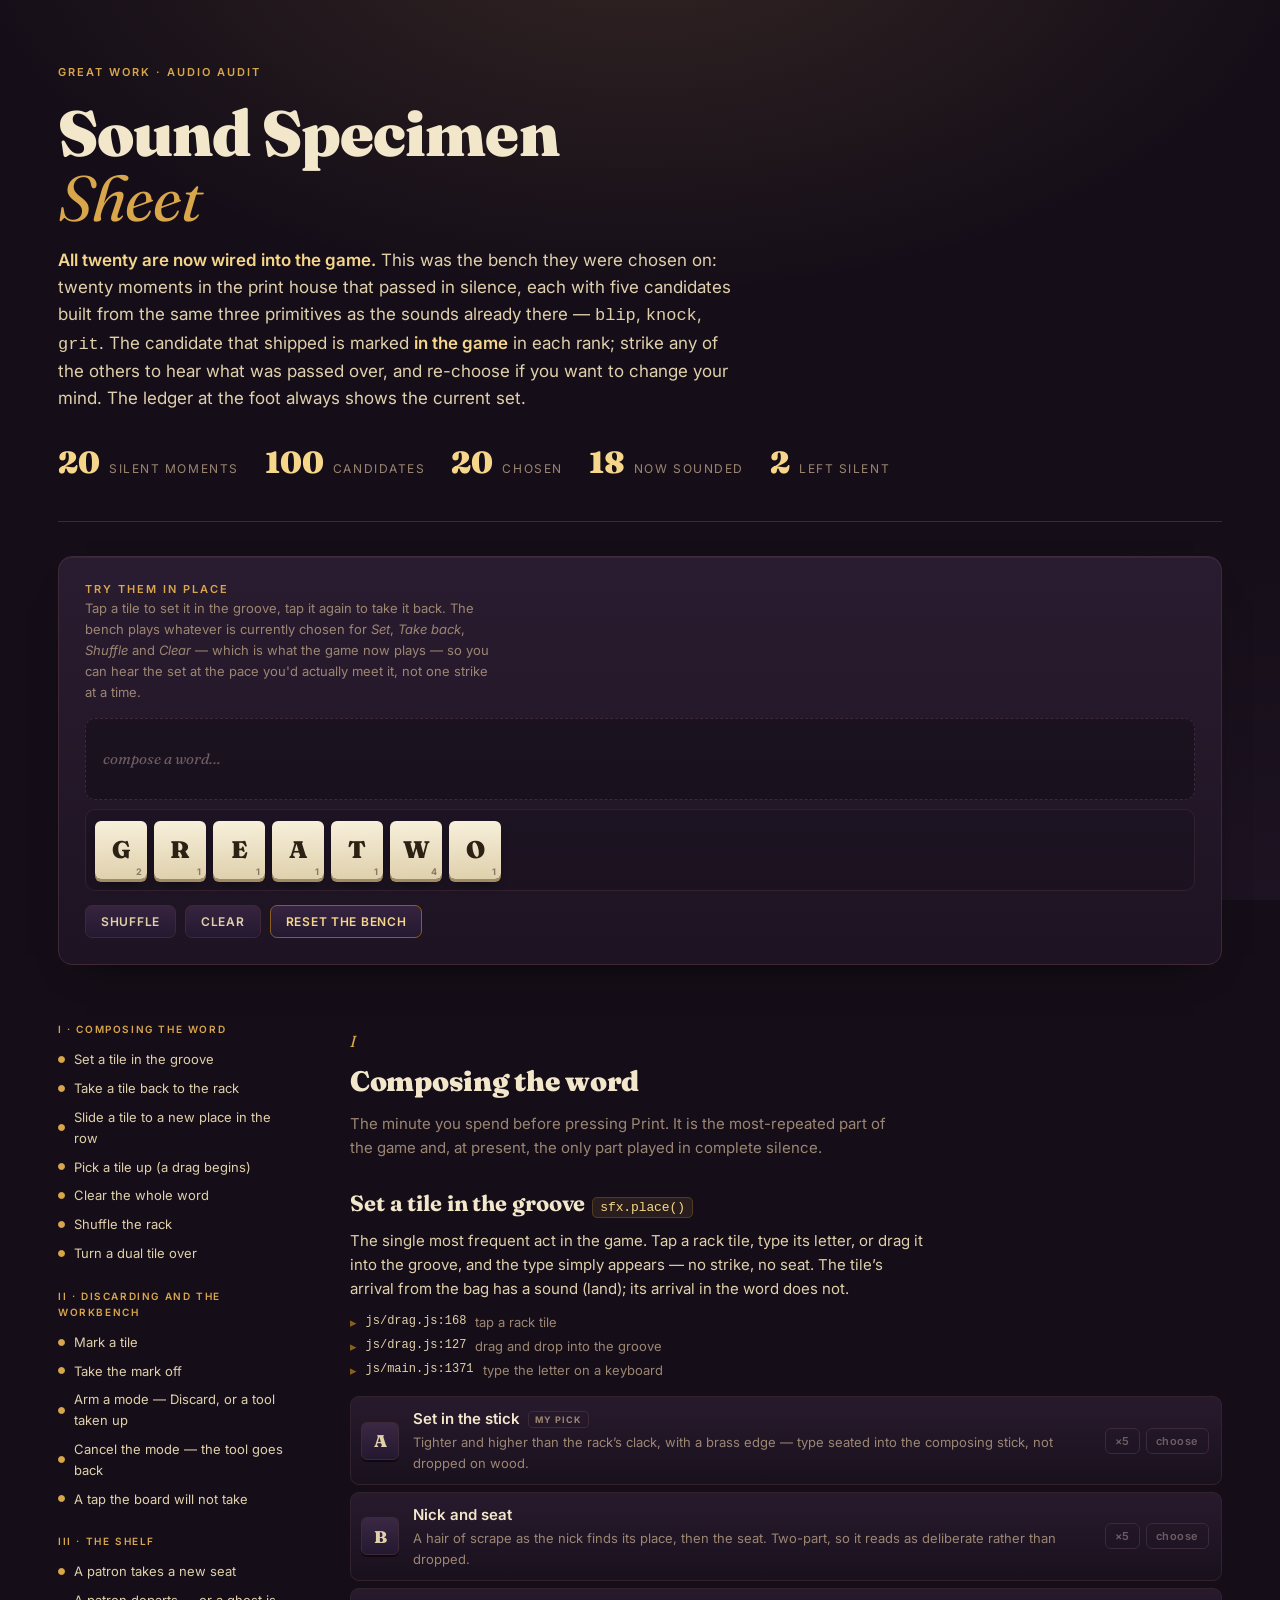
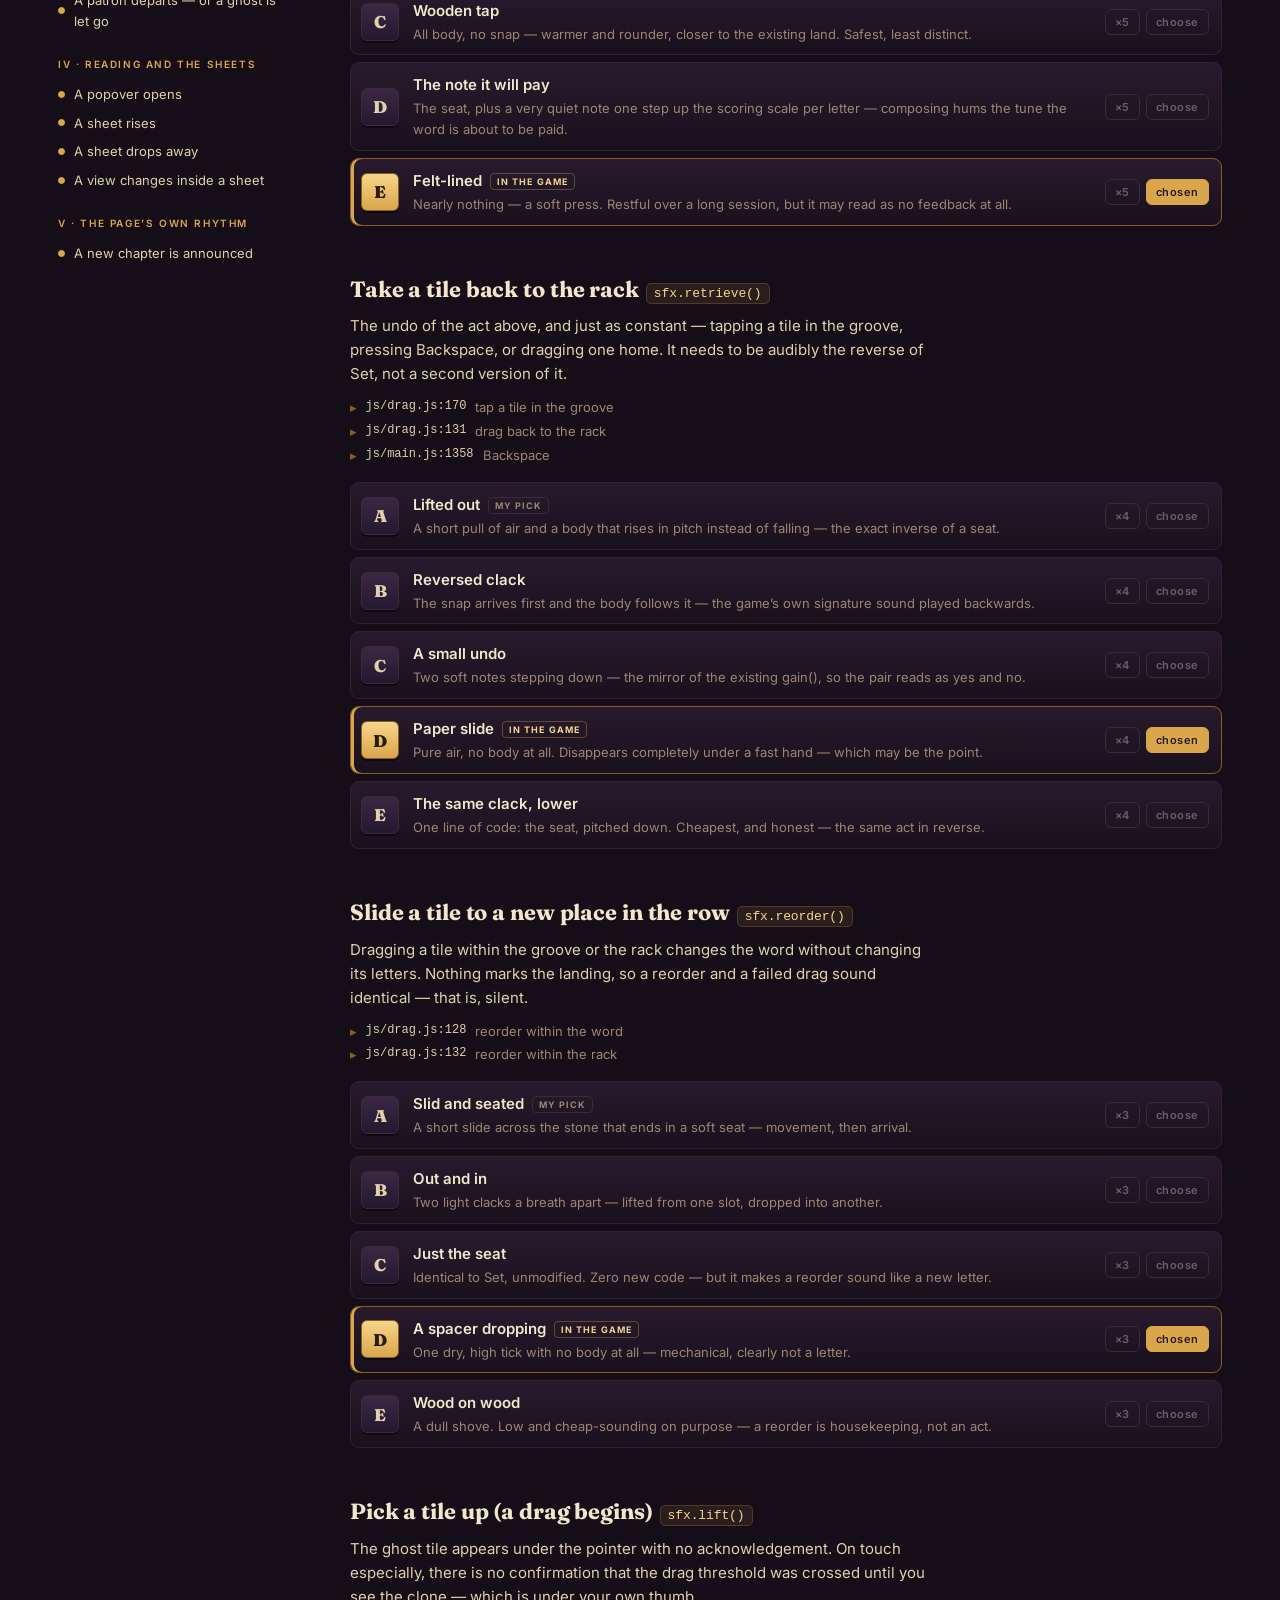
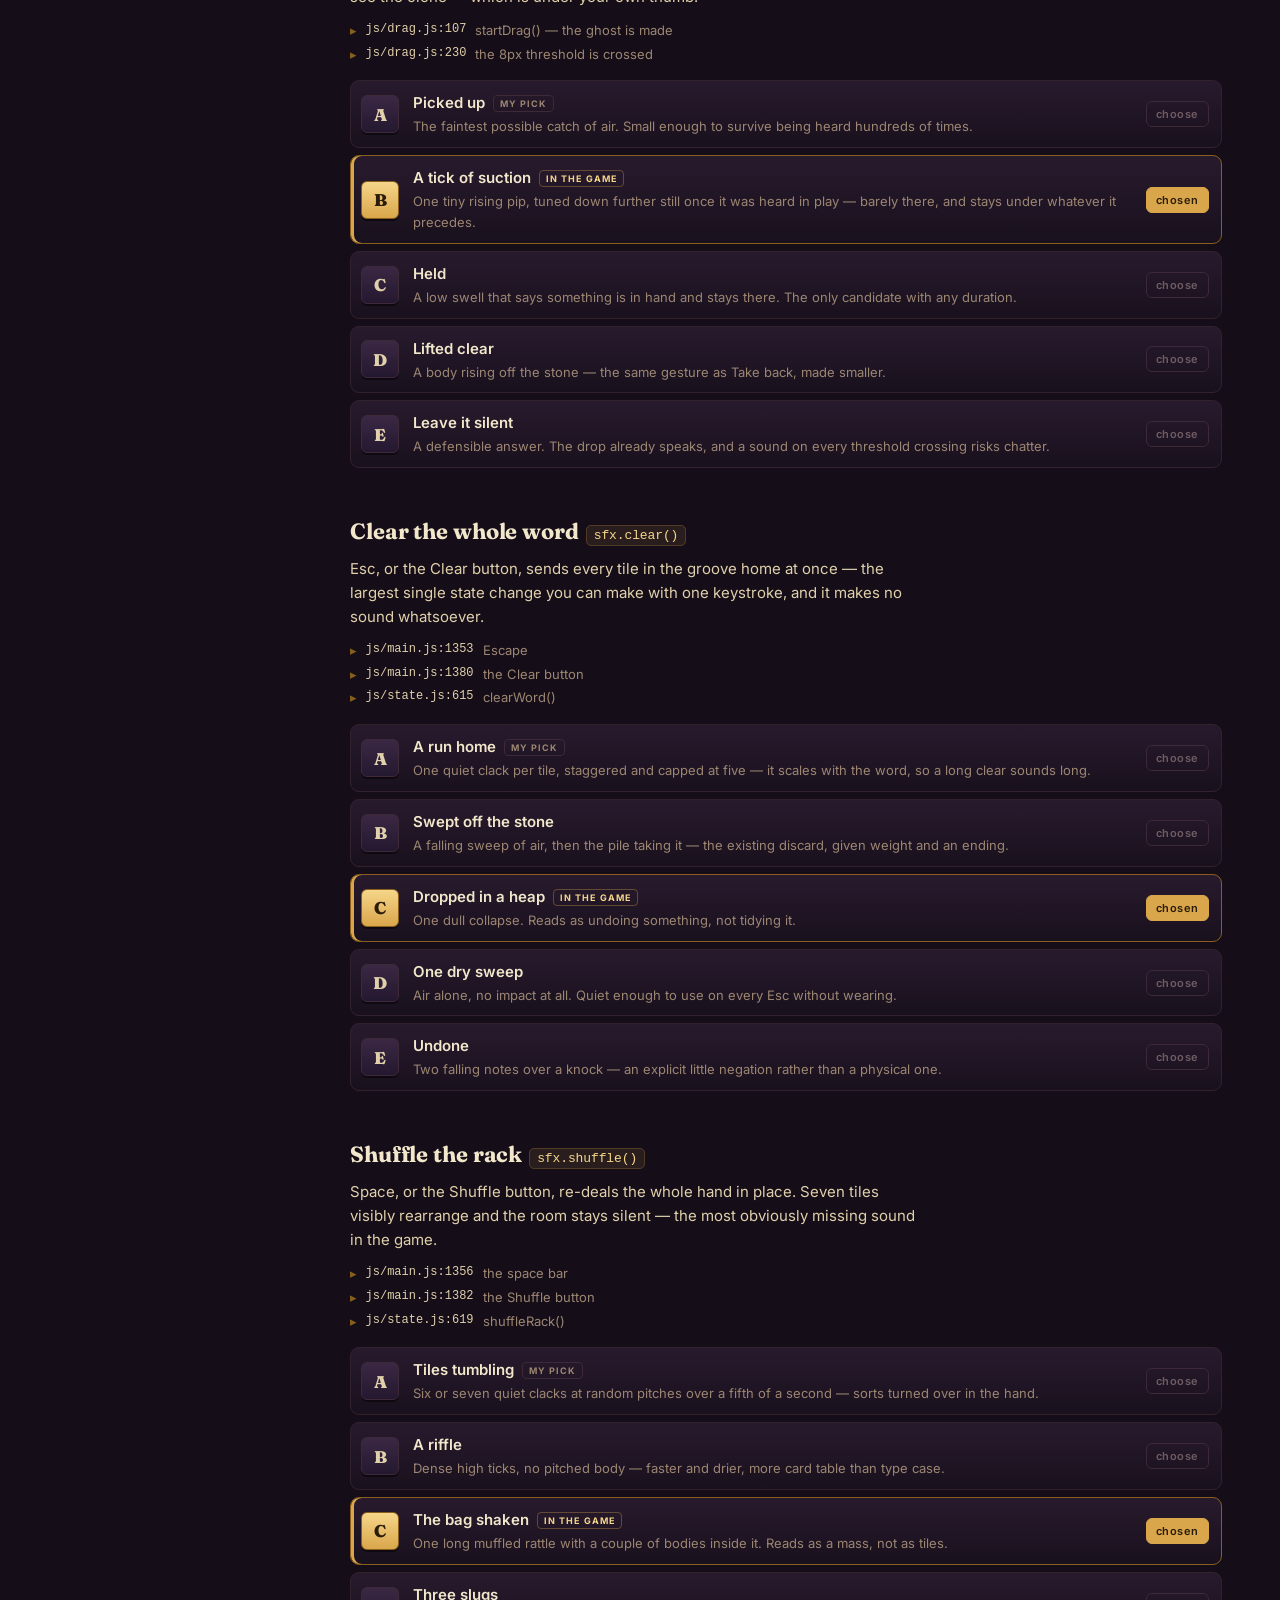
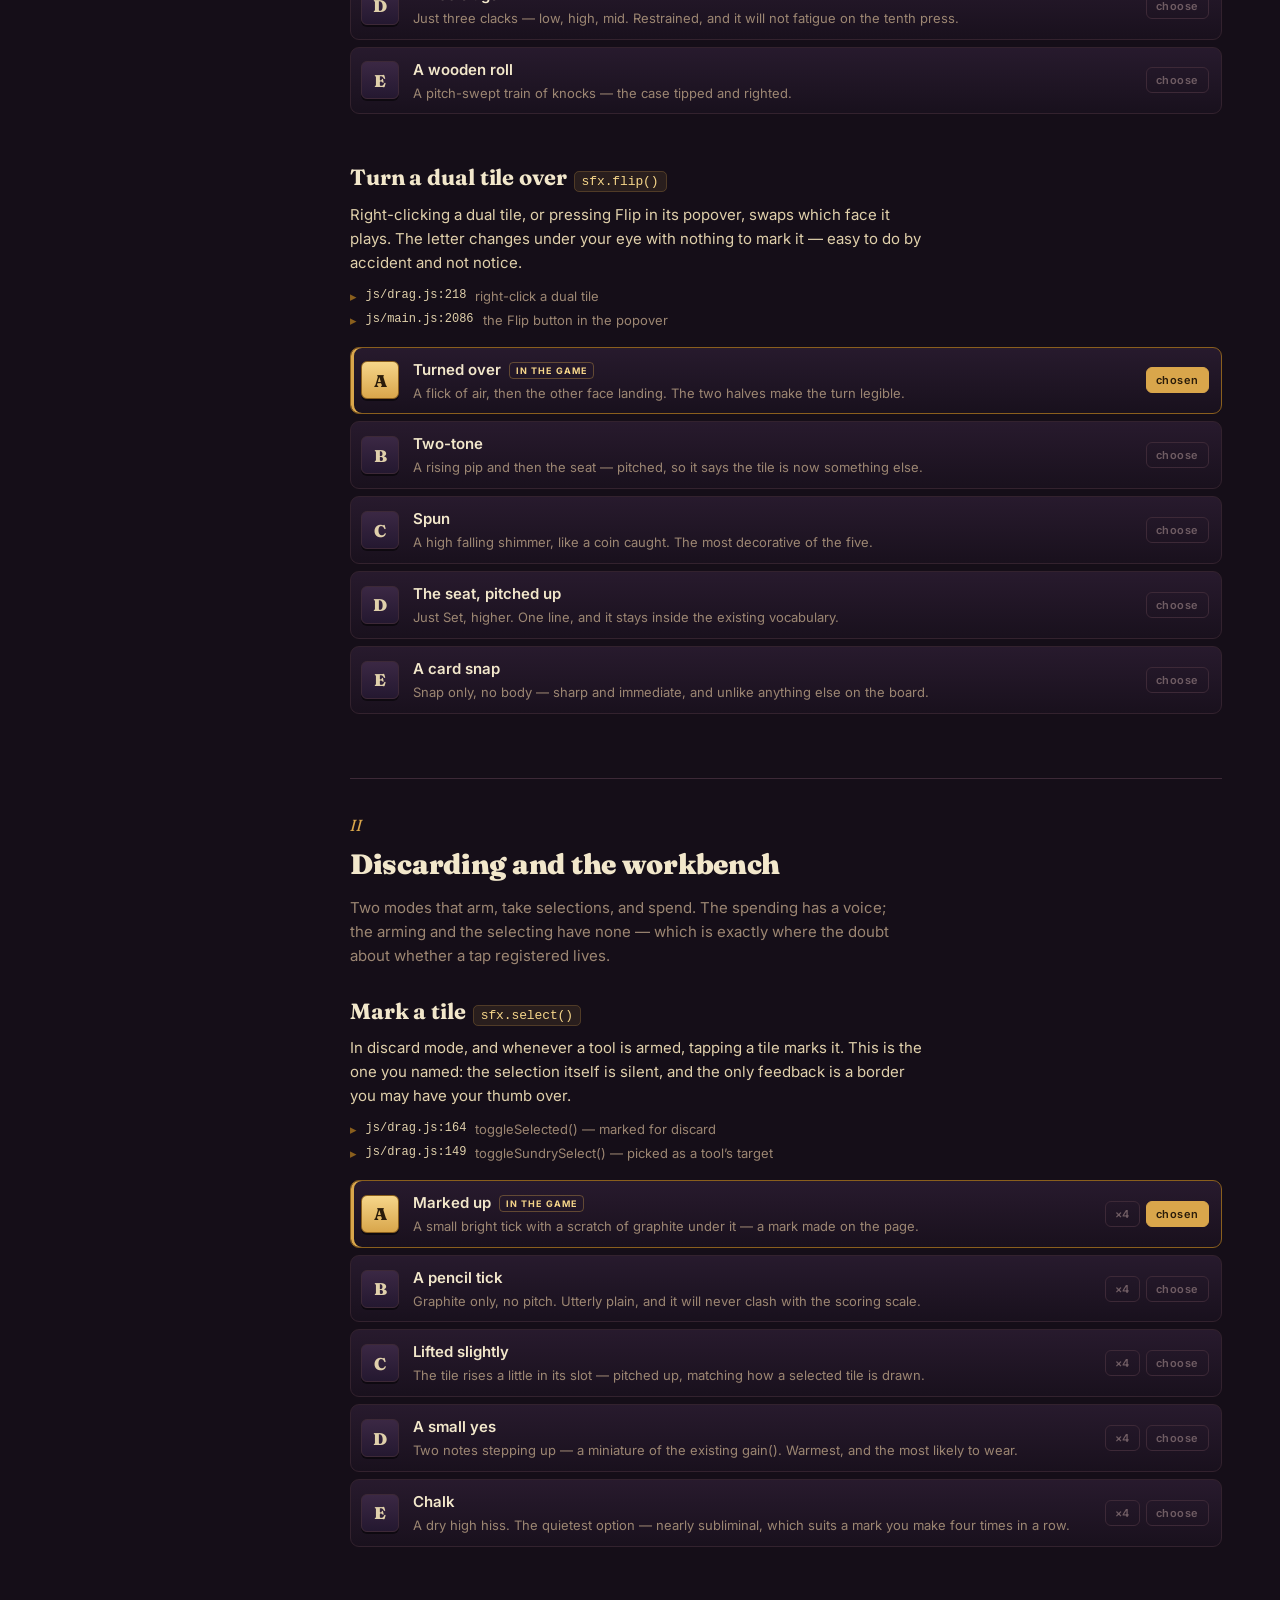
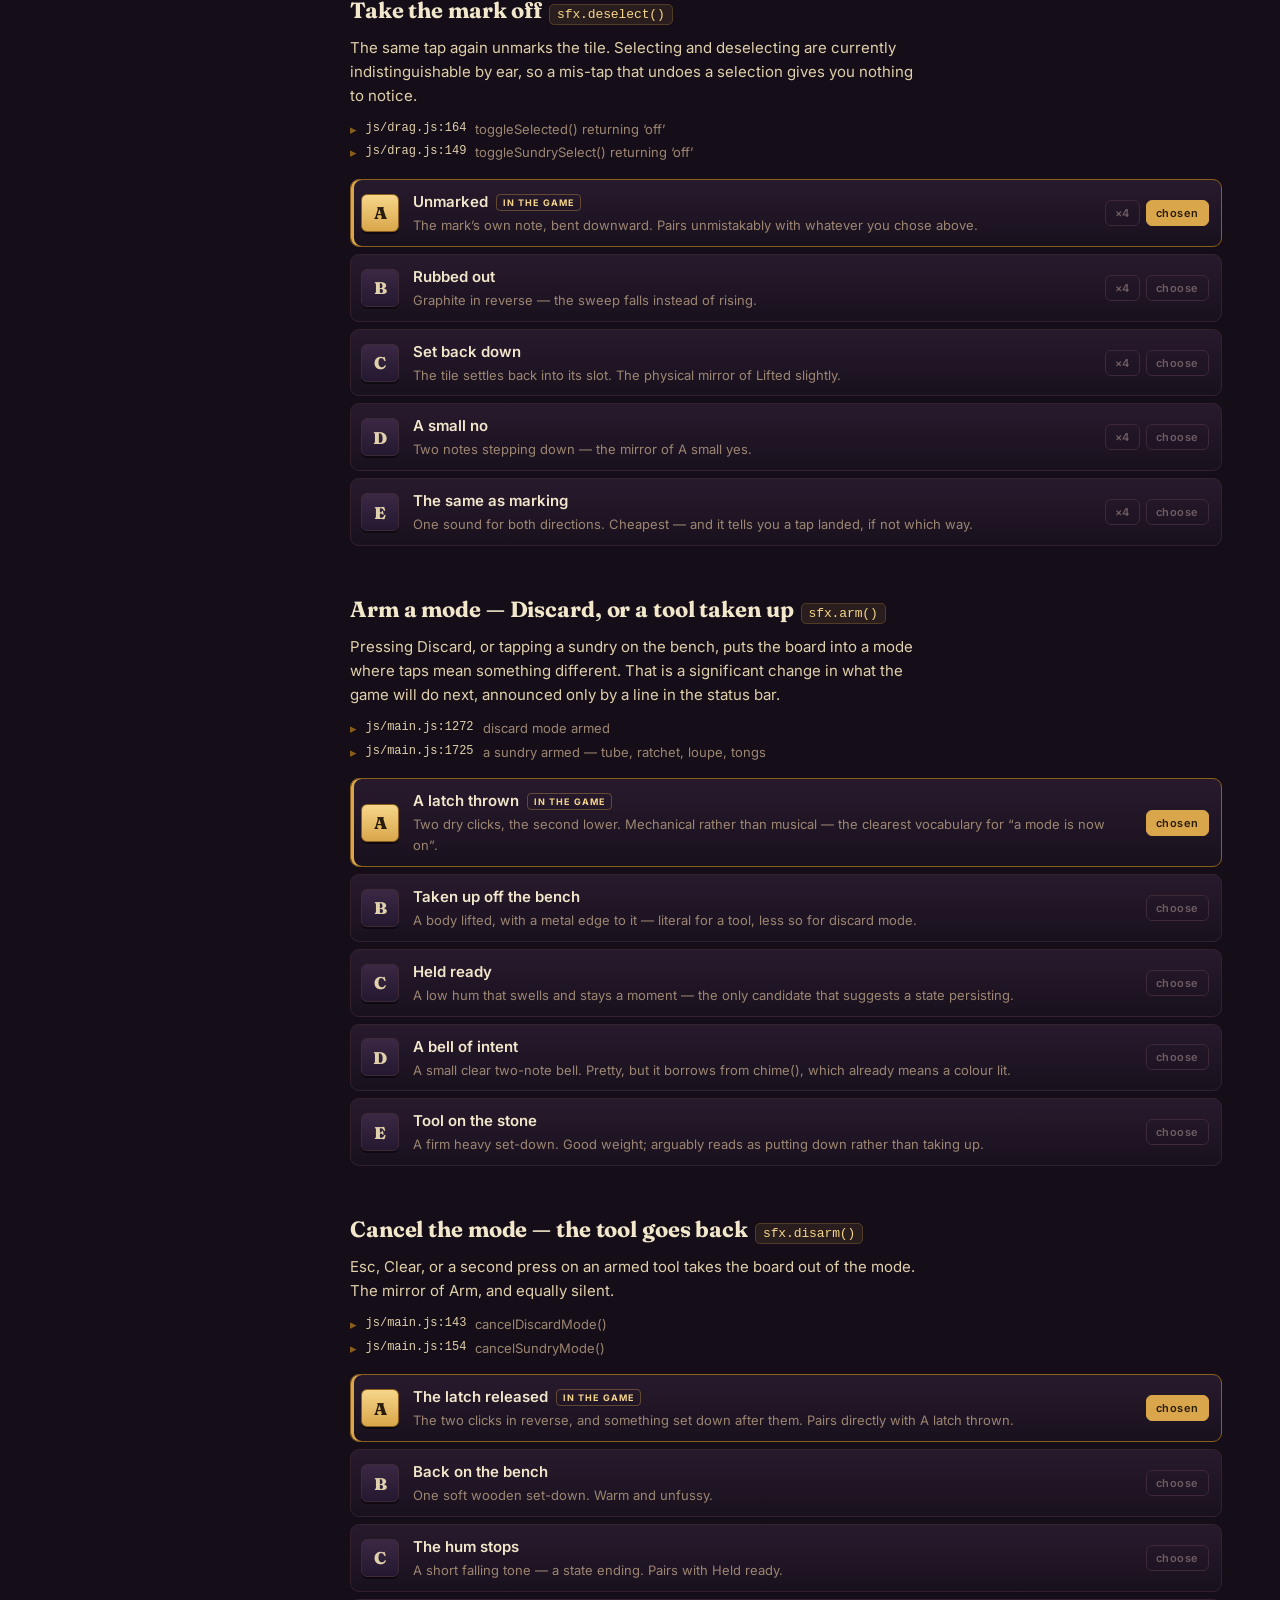
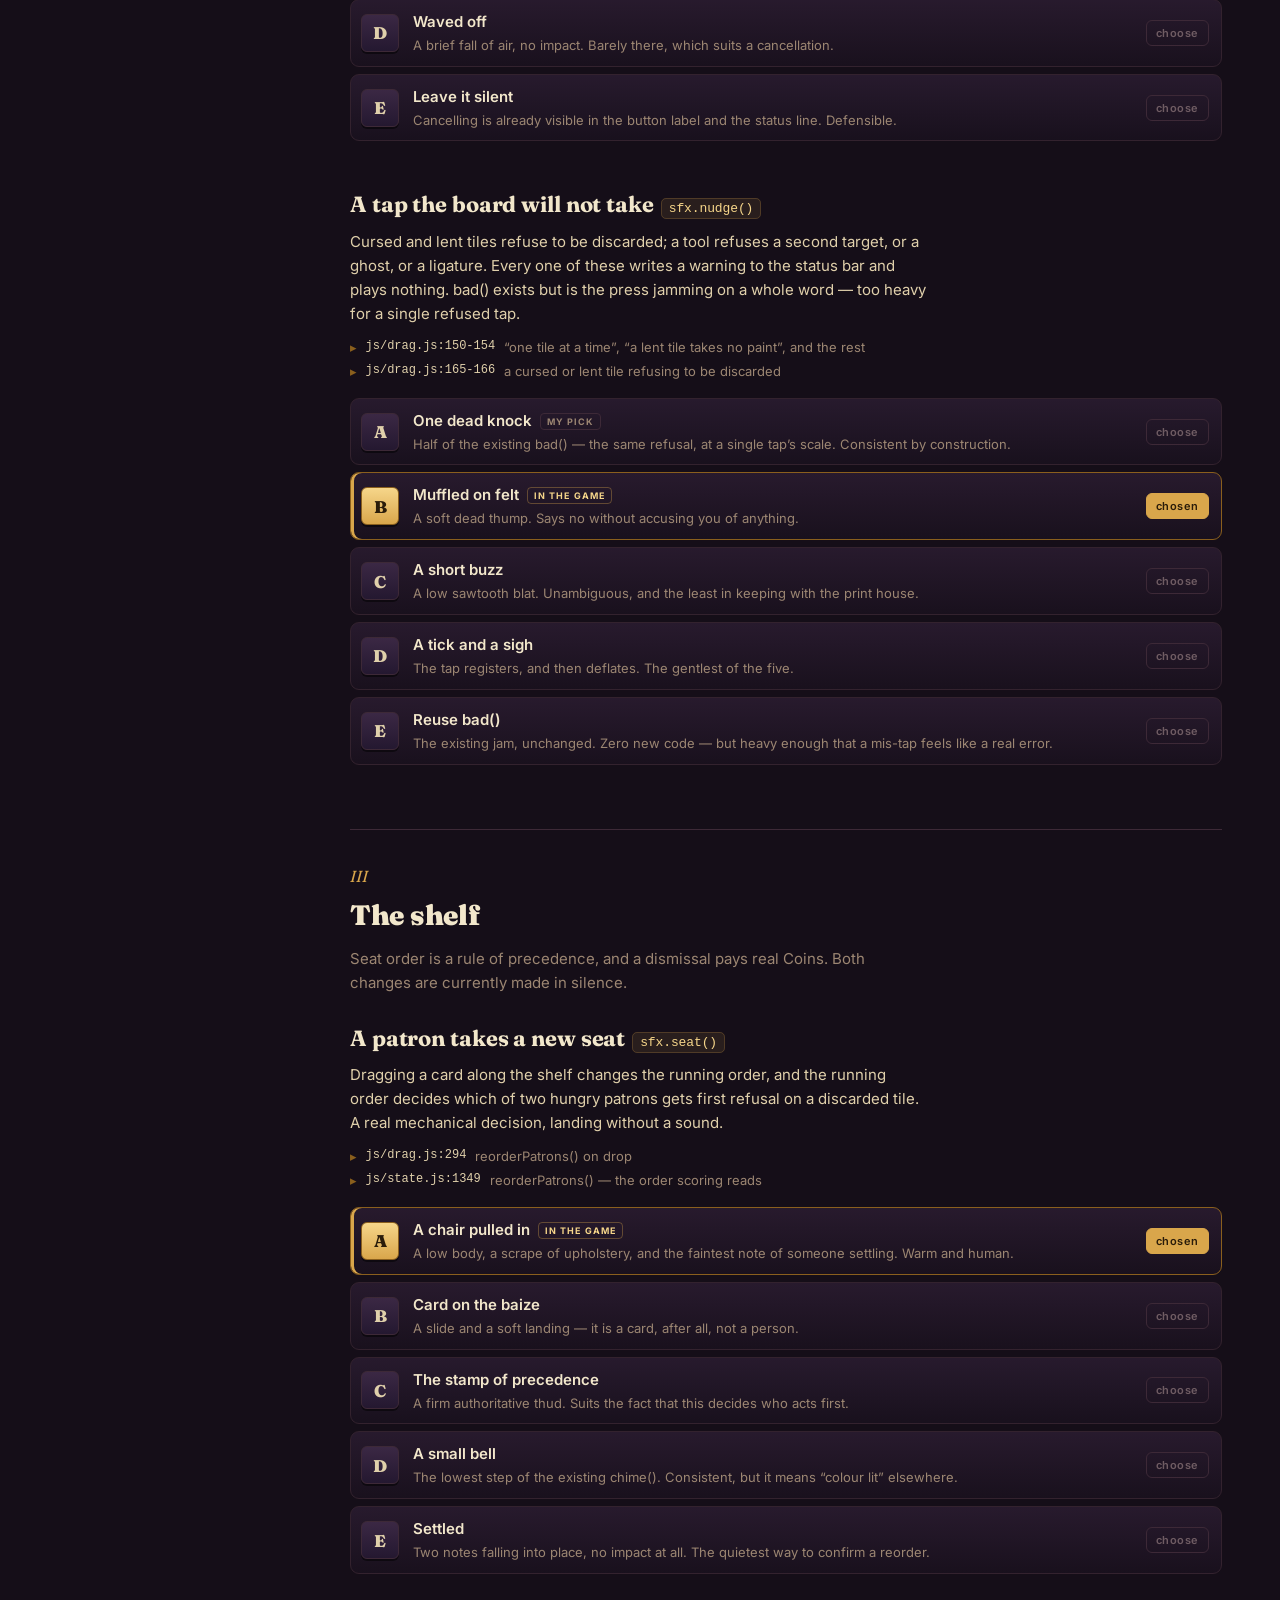
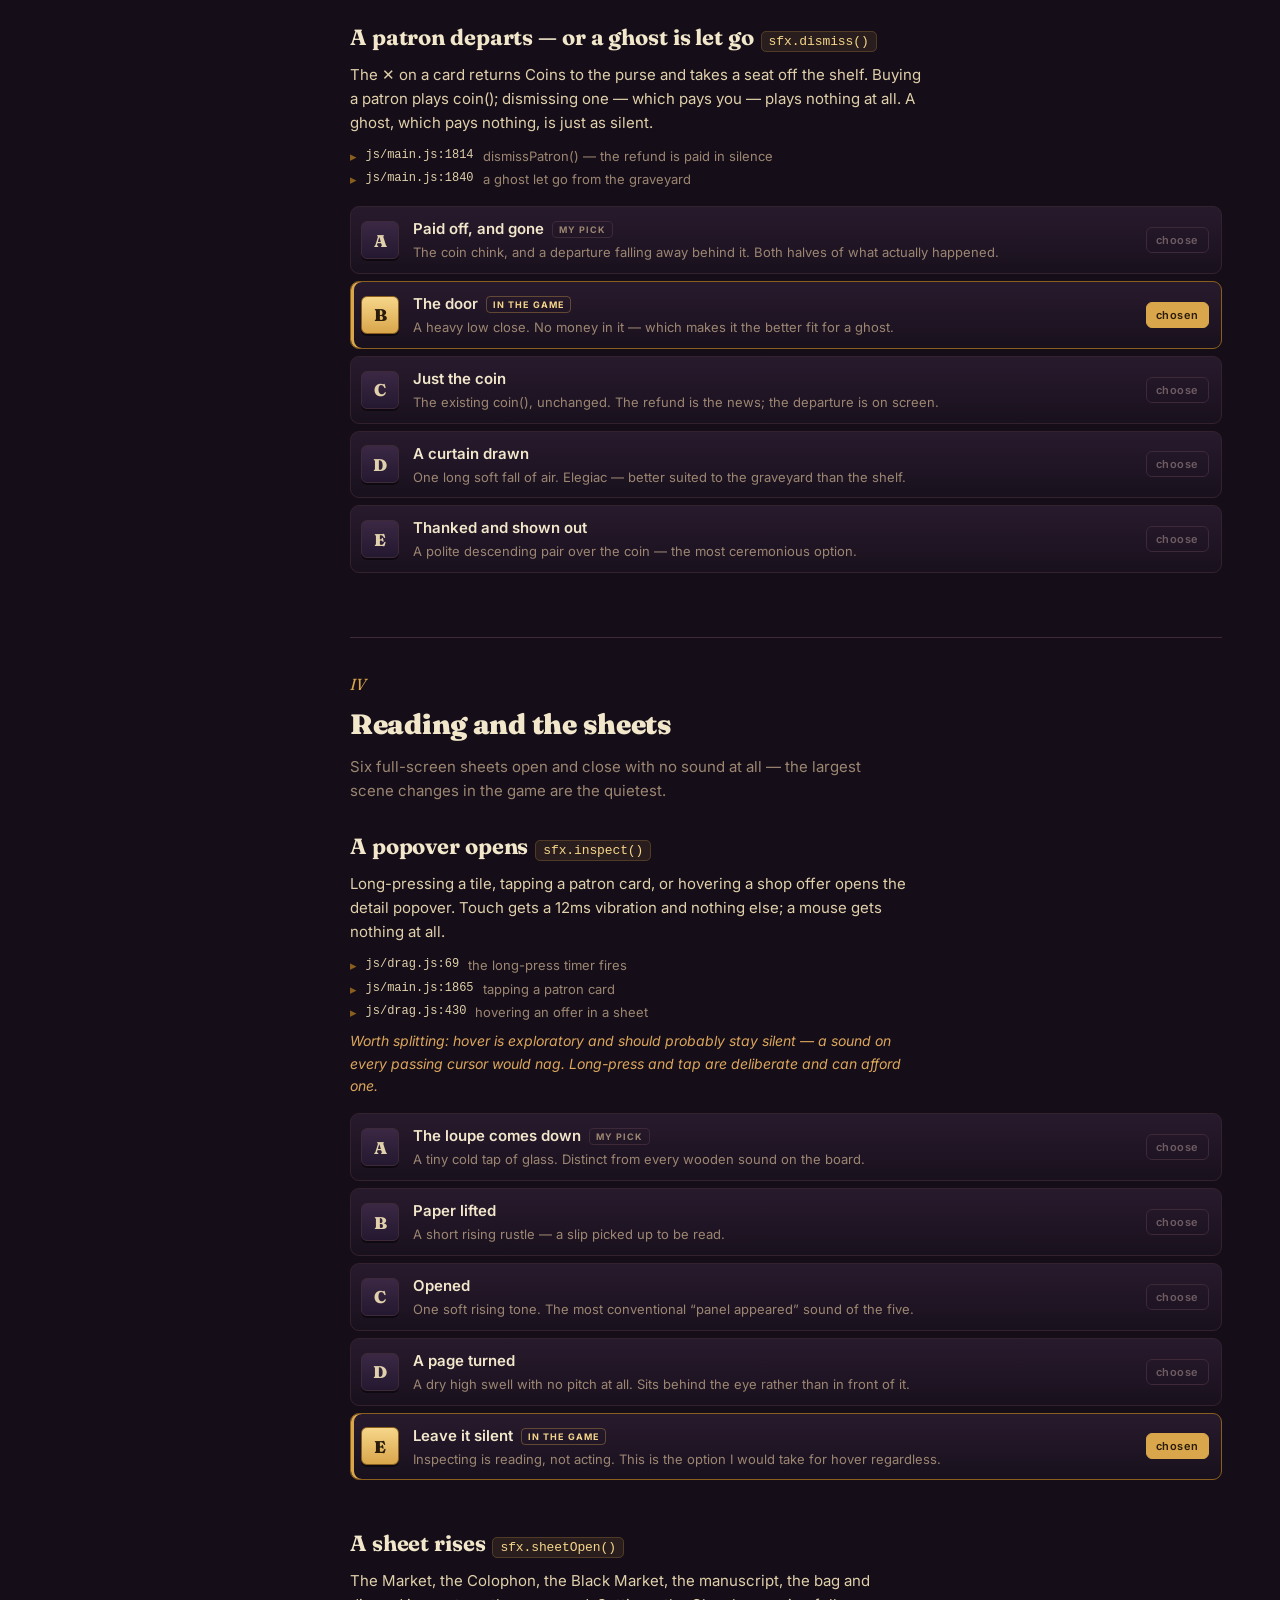
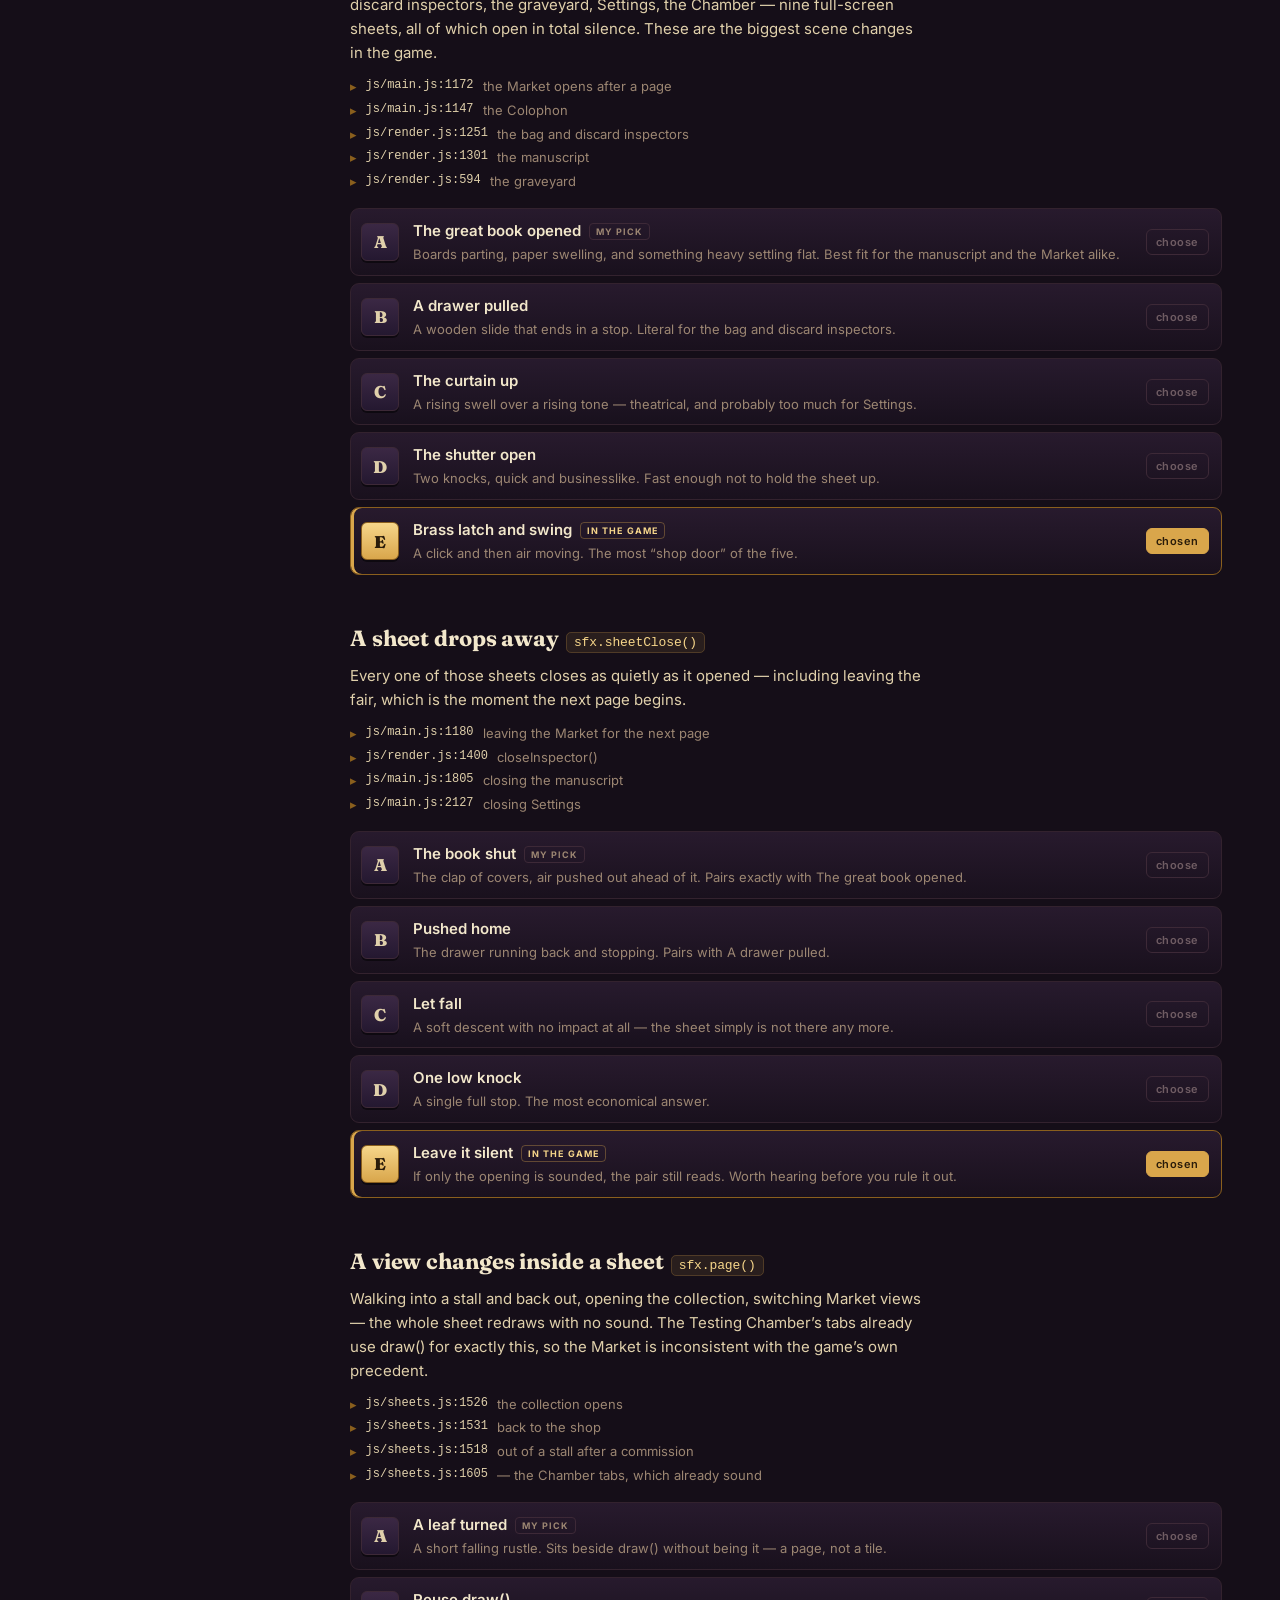
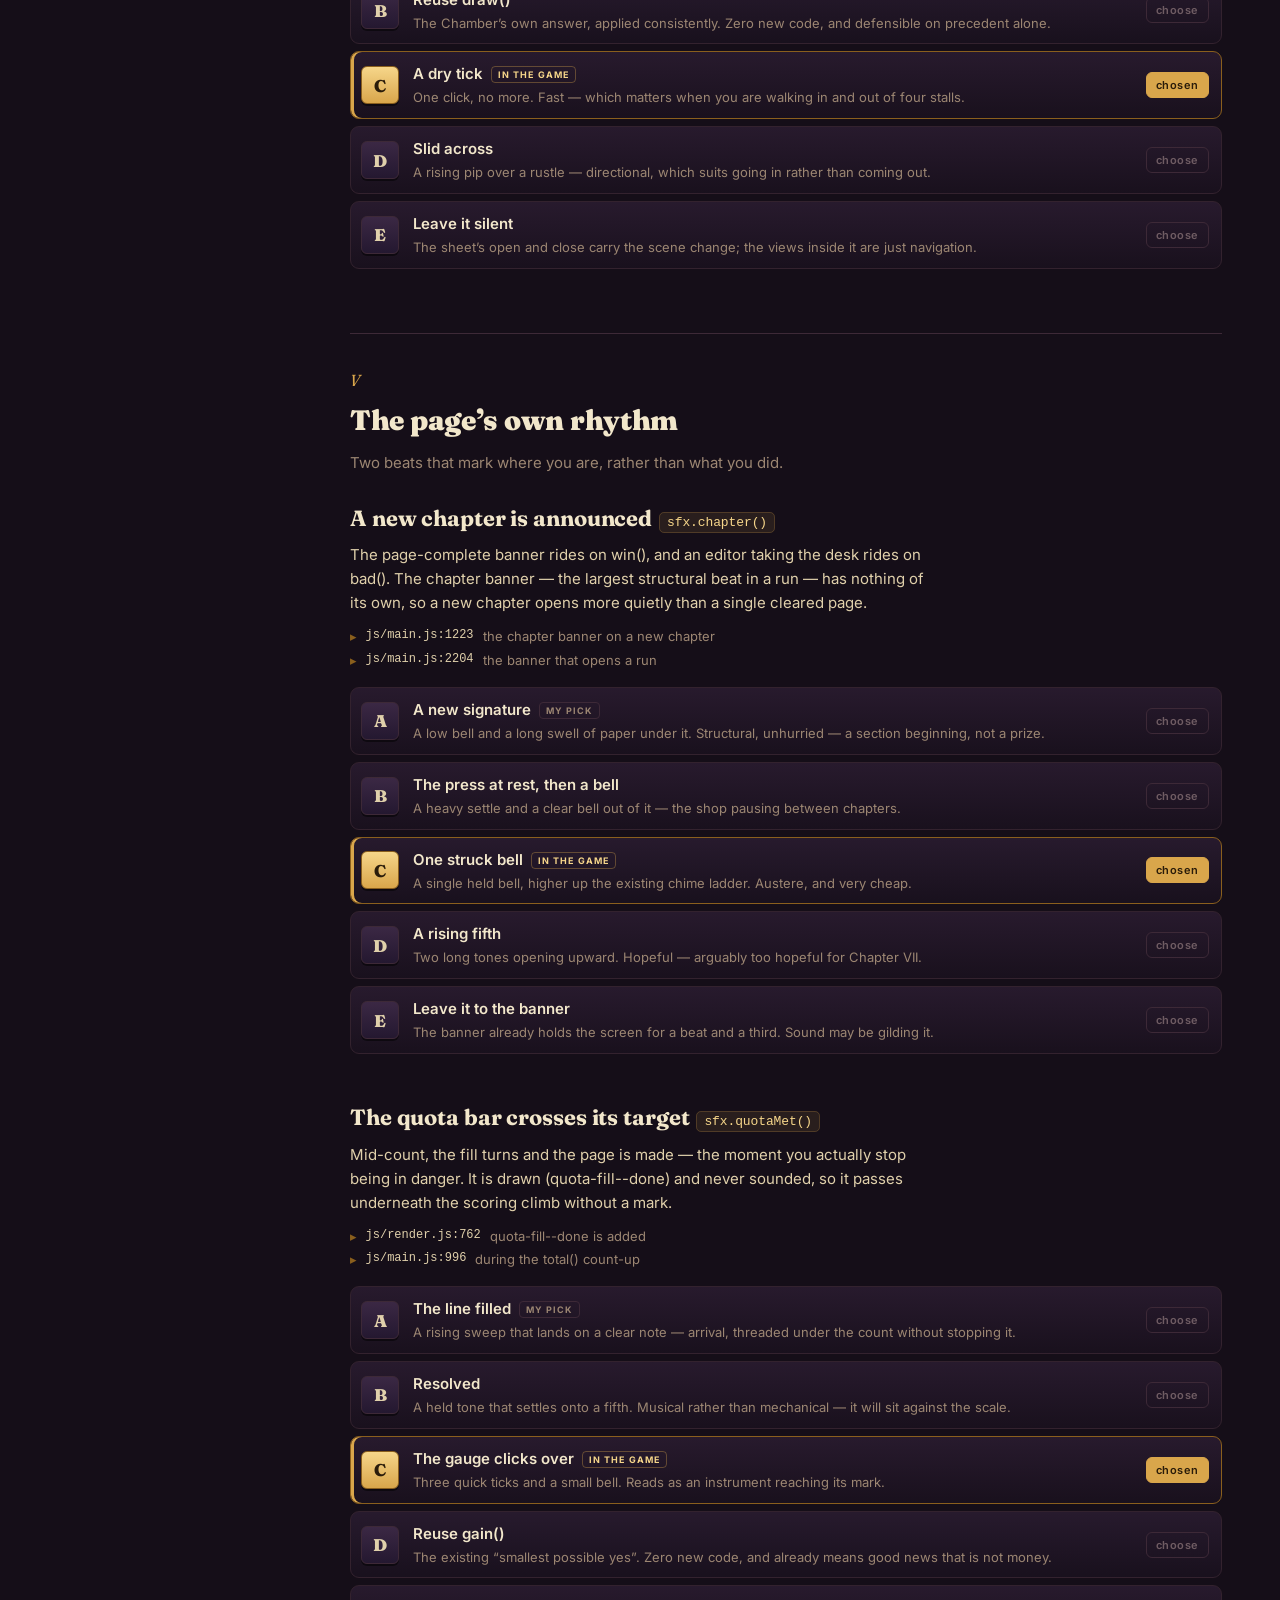
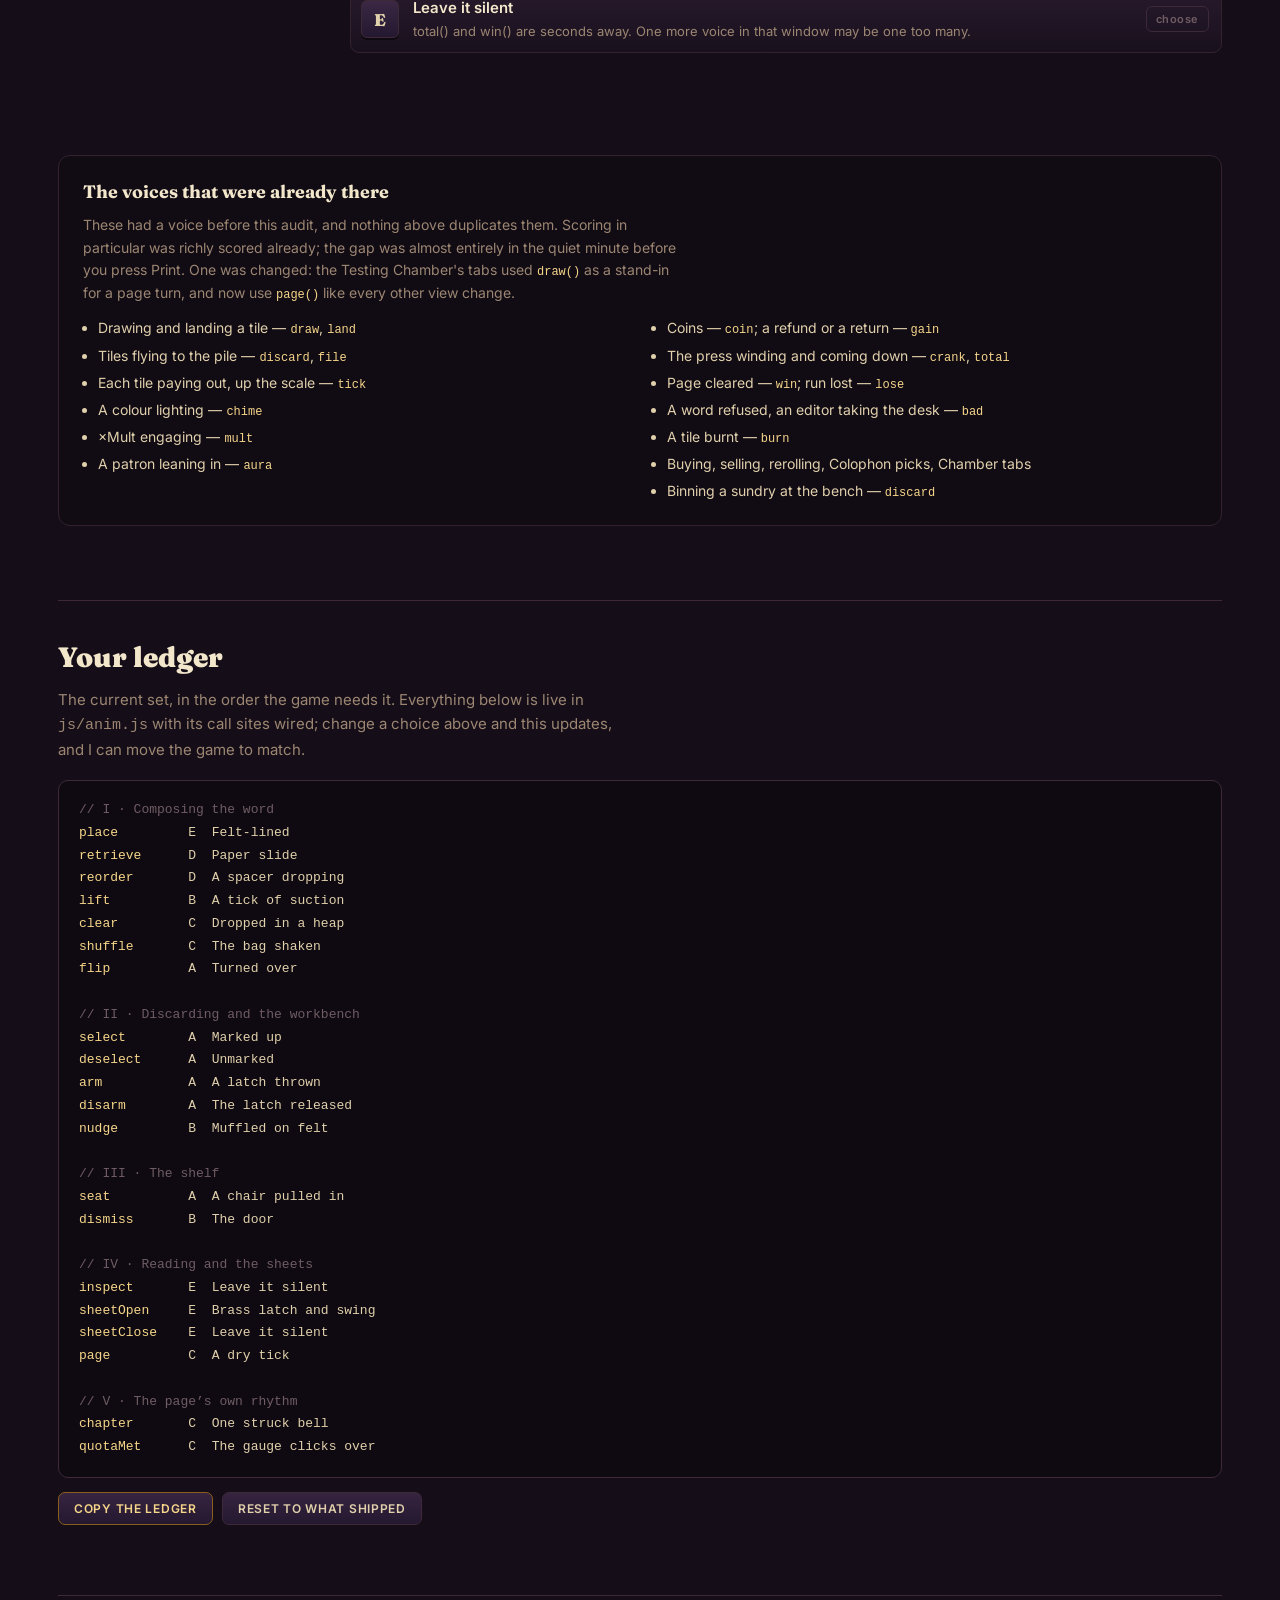
<file: docs/sfx-audition.html>
<!DOCTYPE html>
<html lang="en">
<head>
<meta charset="UTF-8" />
<meta name="viewport" content="width=device-width, initial-scale=1, viewport-fit=cover" />
<meta name="theme-color" content="#150e18" />
<title>Sound Specimen Sheet</title>
<link rel="preconnect" href="https://fonts.googleapis.com">
<link rel="preconnect" href="https://fonts.gstatic.com" crossorigin>
<link href="https://fonts.googleapis.com/css2?family=Fraunces:ital,opsz,wght@0,9..144,400;0,9..144,600;0,9..144,900;1,9..144,400&family=Inter:wght@400;500;600;800&display=swap" rel="stylesheet">

<style>
:root{
  --bg-0:#150e18; --bg-1:#211626; --panel:#26192b; --leather:#2c1c26;
  --rule:#3d2937; --rule-soft:#33222e;
  --parch:#f2e7cb; --parch-2:#e0d0ab; --dim:#9c8672; --faint:#6f5c63;
  --brass:#d9a64b; --brass-hi:#f6d68a; --brass-dk:#8a5f1d;
  --ivory:#f8f0dc; --tile-ink:#2c2214;
  --good:#8fdfae; --warn:#ffc169; --bad:#ff7066;
  --serif:'Fraunces',Georgia,'Times New Roman',serif;
  --sans:'Inter',ui-sans-serif,system-ui,'Segoe UI',sans-serif;
  --mono:ui-monospace,SFMono-Regular,'SF Mono',Menlo,Consolas,monospace;
}
*,*::before,*::after{box-sizing:border-box;}
body{
  margin:0; color:var(--parch); font-family:var(--sans); font-size:15px; line-height:1.6;
  background:
    radial-gradient(1100px 620px at 50% -10%, rgba(233,178,102,.14), transparent 62%),
    radial-gradient(900px 700px at 100% 110%, rgba(120,70,140,.10), transparent 66%),
    var(--bg-0);
  background-attachment:fixed;
  -webkit-font-smoothing:antialiased;
}
.wrap{max-width:1220px; margin:0 auto; padding:0 28px 96px;}

/* ── Masthead ─────────────────────────────────────────────── */
.mast{padding:64px 0 34px; border-bottom:1px solid var(--rule);}
.eyebrow{font-size:.6875rem; text-transform:uppercase; letter-spacing:.18em; color:var(--brass); font-weight:600;}
h1{
  font-family:var(--serif); font-weight:900; font-optical-sizing:auto;
  font-size:clamp(2.5rem,6vw,4rem); line-height:1.02; margin:.28em 0 .2em;
  color:var(--parch); text-wrap:balance; letter-spacing:-.015em;
}
h1 .amp{color:var(--brass); font-style:italic; font-weight:400;}
.dek{max-width:62ch; color:var(--parch-2); font-size:1.0625rem;}
.dek b{color:var(--brass-hi); font-weight:600;}
.tally{display:flex; gap:26px; flex-wrap:wrap; margin-top:26px; align-items:baseline;}
.tally div{display:flex; gap:9px; align-items:baseline;}
.tally .num{font-family:var(--serif); font-weight:900; font-size:1.9rem; color:var(--brass-hi); font-variant-numeric:tabular-nums;}
.tally .lab{font-size:.75rem; text-transform:uppercase; letter-spacing:.13em; color:var(--dim);}

/* ── Bench ────────────────────────────────────────────────── */
.bench{
  margin:34px 0 0; padding:24px 26px 26px; border:1px solid var(--rule);
  border-radius:14px; background:linear-gradient(180deg,#2a1c30,#1d1322);
  box-shadow:inset 0 1px 0 rgba(255,235,200,.06), 0 18px 40px -28px #000;
}
.bench-head{display:flex; justify-content:space-between; align-items:baseline; gap:16px; flex-wrap:wrap; margin-bottom:16px;}
.bench-head p{margin:0; color:var(--dim); font-size:.8125rem; max-width:52ch;}
.groove{
  min-height:82px; border-radius:10px; padding:9px;
  border:1px dashed var(--rule); background:rgba(0,0,0,.24);
  display:flex; gap:7px; align-items:center; flex-wrap:wrap;
}
.groove:empty::after{content:'compose a word…'; color:var(--faint); font-family:var(--serif); font-style:italic; padding-left:8px;}
.rack{
  margin-top:9px; min-height:82px; border-radius:10px; padding:9px;
  border:1px solid var(--rule-soft); background:rgba(0,0,0,.14);
  display:flex; gap:7px; align-items:center; flex-wrap:wrap;
}
.tile{
  width:52px; height:58px; border:0; padding:0; cursor:pointer; position:relative;
  border-radius:6px; background:linear-gradient(178deg,var(--ivory),#dfd0ac);
  color:var(--tile-ink); font-family:var(--serif); font-weight:900; font-size:1.5rem;
  display:grid; place-items:center; line-height:1;
  box-shadow:0 3px 0 #a08b62, 0 8px 14px -8px #000;
  transition:transform .09s ease, box-shadow .09s ease;
}
.tile:hover{transform:translateY(-2px);}
.tile:active,.tile.struck{transform:translateY(3px); box-shadow:0 0 0 #a08b62, 0 4px 10px -8px #000;}
.tile .pts{position:absolute; right:5px; bottom:3px; font-family:var(--sans); font-size:.5625rem; font-weight:700; opacity:.5;}
.bench-actions{display:flex; gap:9px; margin-top:14px; flex-wrap:wrap;}

/* ── Buttons ──────────────────────────────────────────────── */
.btn{
  font-family:var(--sans); font-size:.75rem; font-weight:600; letter-spacing:.06em;
  text-transform:uppercase; color:var(--parch-2); cursor:pointer;
  background:linear-gradient(180deg,#372440,#241830); border:1px solid var(--rule);
  border-radius:7px; padding:8px 15px; transition:border-color .15s, color .15s, transform .08s;
}
.btn:hover{border-color:var(--brass-dk); color:var(--brass-hi);}
.btn:active{transform:translateY(1px);}
.btn--brass{border-color:var(--brass-dk); color:var(--brass-hi);}
:focus-visible{outline:2px solid var(--brass); outline-offset:2px;}

/* ── Two-column body ──────────────────────────────────────── */
.cols{display:grid; grid-template-columns:236px minmax(0,1fr); gap:56px; margin-top:56px; align-items:start;}
.rail{position:sticky; top:22px; max-height:calc(100vh - 44px); overflow-y:auto; padding-right:6px;}
.rail h2{font-size:.625rem; text-transform:uppercase; letter-spacing:.16em; color:var(--brass); margin:20px 0 8px; font-weight:600;}
.rail h2:first-child{margin-top:0;}
.rail a{
  display:flex; align-items:center; gap:9px; padding:4px 0; text-decoration:none;
  color:var(--dim); font-size:.8125rem; transition:color .15s;
}
.rail a:hover{color:var(--parch);}
.rail .dot{width:7px; height:7px; border-radius:50%; border:1px solid var(--rule); flex:none; transition:background .2s, border-color .2s;}
.rail a.done .dot{background:var(--brass); border-color:var(--brass);}
.rail a.done{color:var(--parch-2);}

/* ── Specimen entries ─────────────────────────────────────── */
.sec-head{margin:0 0 26px; padding-top:8px;}
.sec-head:not(:first-child){margin-top:64px; padding-top:34px; border-top:1px solid var(--rule);}
.sec-head .n{font-family:var(--serif); font-style:italic; font-weight:400; color:var(--brass); font-size:1rem;}
.sec-head h2{font-family:var(--serif); font-weight:900; font-size:1.75rem; margin:.15em 0 .3em; letter-spacing:-.01em;}
.sec-head p{margin:0; color:var(--dim); font-size:.9375rem; max-width:60ch;}

.slot{margin:0 0 46px; scroll-margin-top:24px;}
.slot-top{display:flex; gap:14px; align-items:baseline; flex-wrap:wrap;}
.slot-name{font-family:var(--serif); font-weight:700; font-size:1.375rem; letter-spacing:-.005em;}
.slot-name code{font-family:var(--mono); font-size:.8125rem; color:var(--brass-hi); background:rgba(217,166,75,.1);
  border:1px solid rgba(217,166,75,.22); border-radius:5px; padding:2px 7px; margin-left:2px; font-weight:500;}
.slot-gap{margin:.5em 0 0; color:var(--parch-2); max-width:64ch; font-size:.9375rem;}
.fires{margin:11px 0 0; padding:0; list-style:none; display:flex; flex-direction:column; gap:3px;}
.fires li{font-size:.8125rem; color:var(--dim); display:flex; gap:9px;}
.fires code{font-family:var(--mono); font-size:.75rem; color:var(--parch-2); white-space:nowrap;}
.fires li::before{content:'▸'; color:var(--brass-dk); flex:none;}

.opts{margin-top:16px; display:flex; flex-direction:column; gap:7px;}
.opt{
  display:grid; grid-template-columns:38px minmax(0,1fr) auto; gap:14px; align-items:center;
  border:1px solid var(--rule-soft); border-radius:9px; padding:10px 12px 10px 10px;
  background:linear-gradient(180deg,rgba(58,38,66,.5),rgba(29,19,34,.5));
  transition:border-color .16s, background .16s, transform .08s;
}
.opt:hover{border-color:var(--rule); background:linear-gradient(180deg,rgba(70,46,80,.6),rgba(34,22,40,.6));}
.opt.pick{border-color:var(--brass-dk); box-shadow:inset 3px 0 0 var(--brass);}
.opt.playing{border-color:var(--brass); background:linear-gradient(180deg,rgba(120,84,40,.42),rgba(48,30,26,.5));}
.opt.first .rank{background:linear-gradient(180deg,var(--brass-hi),var(--brass)); color:#2a1c0a; border-color:var(--brass-dk);}
.rank{
  width:38px; height:38px; border-radius:6px; border:1px solid var(--rule); cursor:pointer;
  background:linear-gradient(180deg,#3b2844,#241830); color:var(--parch-2);
  font-family:var(--serif); font-weight:900; font-size:1.0625rem; display:grid; place-items:center;
  transition:transform .07s ease, box-shadow .07s ease; box-shadow:0 2px 0 rgba(0,0,0,.5);
}
.rank:hover{color:var(--brass-hi);}
.opt.playing .rank{transform:translateY(2px); box-shadow:0 0 0 rgba(0,0,0,.5);}
.opt-txt{min-width:0;}
.opt-name{font-weight:600; font-size:.9375rem; color:var(--parch);}
.opt-name .tag{
  font-size:.5625rem; text-transform:uppercase; letter-spacing:.12em; font-weight:700;
  color:var(--brass-hi); border:1px solid rgba(217,166,75,.35); border-radius:4px;
  padding:2px 6px; margin-left:8px; vertical-align:1px;
}
.opt-name .tag--quiet{color:var(--dim); border-color:var(--rule);}
.opt-desc{font-size:.8125rem; color:var(--dim); margin-top:1px;}
.opt-acts{display:flex; gap:6px; align-items:center;}
.mini{
  border:1px solid var(--rule); background:transparent; color:var(--faint); cursor:pointer;
  border-radius:6px; font-size:.6875rem; font-family:var(--sans); font-weight:600; padding:5px 9px;
  letter-spacing:.05em; transition:color .15s, border-color .15s;
}
.mini:hover{color:var(--brass-hi); border-color:var(--brass-dk);}
.mini.on{color:#2a1c0a; background:var(--brass); border-color:var(--brass);}

/* ── Ledger ───────────────────────────────────────────────── */
.ledger{margin-top:74px; padding-top:34px; border-top:1px solid var(--rule);}
.ledger h2{font-family:var(--serif); font-weight:900; font-size:1.75rem; margin:0 0 .3em;}
.ledger p{color:var(--dim); margin:0 0 18px; max-width:62ch; font-size:.9375rem;}
pre.out{
  font-family:var(--mono); font-size:.8125rem; line-height:1.75; color:var(--parch-2);
  background:rgba(0,0,0,.3); border:1px solid var(--rule); border-radius:10px;
  padding:18px 20px; overflow-x:auto; margin:0 0 14px; white-space:pre;
}
pre.out .k{color:var(--brass-hi);}
pre.out .c{color:var(--faint);}

/* ── Sounded-already note ─────────────────────────────────── */
.already{
  margin-top:56px; padding:22px 24px; border:1px solid var(--rule-soft); border-radius:12px;
  background:rgba(0,0,0,.18);
}
.already h3{font-family:var(--serif); font-weight:700; font-size:1.125rem; margin:0 0 .4em;}
.already p{margin:0 0 12px; color:var(--dim); font-size:.875rem; max-width:66ch;}
.already ul{margin:0; padding-left:1.1em; color:var(--parch-2); font-size:.875rem; columns:2; column-gap:38px;}
.already li{margin:0 0 4px; break-inside:avoid;}
.already code{font-family:var(--mono); font-size:.75rem; color:var(--brass-hi);}

footer{margin-top:70px; padding-top:22px; border-top:1px solid var(--rule); color:var(--faint); font-size:.8125rem;}

@media (max-width:900px){
  .cols{grid-template-columns:1fr; gap:34px;}
  .rail{position:static; max-height:none; display:none;}
  .wrap{padding:0 18px 70px;}
  .already ul{columns:1;}
}
@media (prefers-reduced-motion:reduce){
  *{transition-duration:.01ms !important; animation-duration:.01ms !important;}
}
</style>
</head>
<body>
<div class="wrap">

  <header class="mast">
    <div class="eyebrow">Great Work · audio audit</div>
    <h1>Sound Specimen<br><span class="amp">Sheet</span></h1>
    <p class="dek"><b>All twenty are now wired into the game.</b> This was the bench they were chosen on: twenty moments
    in the print house that passed in silence, each with five candidates built from the same three primitives as the
    sounds already there — <code>blip</code>, <code>knock</code>, <code>grit</code>. The candidate that shipped is
    marked <b>in the game</b> in each rank; strike any of the others to hear what was passed over, and re-choose if
    you want to change your mind. The ledger at the foot always shows the current set.</p>
    <div class="tally">
      <div><span class="num" id="tSilent">20</span><span class="lab">silent moments</span></div>
      <div><span class="num" id="tOpts">100</span><span class="lab">candidates</span></div>
      <div><span class="num" id="tPicked">0</span><span class="lab">chosen</span></div>
      <div><span class="num">18</span><span class="lab">now sounded</span></div>
      <div><span class="num">2</span><span class="lab">left silent</span></div>
    </div>
  </header>

  <!-- The composing bench: judge the frequent sounds where they actually happen -->
  <section class="bench" aria-label="Composing bench">
    <div class="bench-head">
      <div>
        <div class="eyebrow">Try them in place</div>
        <p>Tap a tile to set it in the groove, tap it again to take it back. The bench plays whatever is currently
        chosen for <em>Set</em>, <em>Take back</em>, <em>Shuffle</em> and <em>Clear</em> — which is what the game
        now plays — so you can hear the set at the pace you'd actually meet it, not one strike at a time.</p>
      </div>
    </div>
    <div class="groove" id="groove" role="list" aria-label="Word groove"></div>
    <div class="rack" id="rack" role="list" aria-label="Tile rack"></div>
    <div class="bench-actions">
      <button class="btn" id="bShuffle">Shuffle</button>
      <button class="btn" id="bClear">Clear</button>
      <button class="btn btn--brass" id="bReset">Reset the bench</button>
    </div>
  </section>

  <div class="cols">
    <nav class="rail" id="rail" aria-label="Index of silent moments"></nav>
    <main id="sheet"></main>
  </div>

  <section class="already">
    <h3>The voices that were already there</h3>
    <p>These had a voice before this audit, and nothing above duplicates them. Scoring in particular was richly scored
    already; the gap was almost entirely in the quiet minute before you press Print. One was changed: the Testing
    Chamber's tabs used <code>draw()</code> as a stand-in for a page turn, and now use <code>page()</code> like every
    other view change.</p>
    <ul>
      <li>Drawing and landing a tile — <code>draw</code>, <code>land</code></li>
      <li>Tiles flying to the pile — <code>discard</code>, <code>file</code></li>
      <li>Each tile paying out, up the scale — <code>tick</code></li>
      <li>A colour lighting — <code>chime</code></li>
      <li>×Mult engaging — <code>mult</code></li>
      <li>A patron leaning in — <code>aura</code></li>
      <li>Coins — <code>coin</code>; a refund or a return — <code>gain</code></li>
      <li>The press winding and coming down — <code>crank</code>, <code>total</code></li>
      <li>Page cleared — <code>win</code>; run lost — <code>lose</code></li>
      <li>A word refused, an editor taking the desk — <code>bad</code></li>
      <li>A tile burnt — <code>burn</code></li>
      <li>Buying, selling, rerolling, Colophon picks, Chamber tabs</li>
      <li>Binning a sundry at the bench — <code>discard</code></li>
    </ul>
  </section>

  <section class="ledger">
    <h2>Your ledger</h2>
    <p>The current set, in the order the game needs it. Everything below is live in
    <code>js/anim.js</code> with its call sites wired; change a choice above and this updates, and I can move the
    game to match.</p>
    <pre class="out" id="out"></pre>
    <div class="bench-actions">
      <button class="btn btn--brass" id="bCopy">Copy the ledger</button>
      <button class="btn" id="bClearPicks">Reset to what shipped</button>
    </div>
  </section>

  <footer>
    Struck live in the browser — no audio files. Every candidate is written against the existing synth in
    <code>js/anim.js</code>, so whatever you pick drops straight into <code>export const sfx</code>.
  </footer>
</div>

<script>
/* ═══ The synth, ported verbatim from js/anim.js ═══════════════════════════ */
let _ac=null,_bus=null,_noise=null;
function ac(){
  try{
    _ac ??= new (window.AudioContext||window.webkitAudioContext)();
    if(_ac.state==='suspended') _ac.resume();
    return _ac;
  }catch{ return null; }
}
function bus(ctx){
  if(!_bus){
    const comp=ctx.createDynamicsCompressor();
    comp.threshold.value=-20; comp.knee.value=18; comp.ratio.value=6;
    comp.attack.value=0.002; comp.release.value=0.14;
    const master=ctx.createGain(); master.gain.value=0.6;
    comp.connect(master); master.connect(ctx.destination);
    _bus=comp;
  }
  return _bus;
}
const beat = s => s;

function blip(freq,{time=0.08,type='triangle',gain=0.09,when=0,slide=0}={}){
  const ctx=ac(); if(!ctx) return;
  const t0=ctx.currentTime+beat(when);
  const osc=ctx.createOscillator(), g=ctx.createGain();
  osc.type=type; osc.frequency.setValueAtTime(freq,t0);
  if(slide) osc.frequency.exponentialRampToValueAtTime(Math.max(40,freq+slide),t0+time);
  g.gain.setValueAtTime(0,t0);
  g.gain.linearRampToValueAtTime(gain,t0+0.008);
  g.gain.exponentialRampToValueAtTime(0.0008,t0+time);
  osc.connect(g).connect(bus(ctx)); osc.start(t0); osc.stop(t0+time+0.05);
}
function knock(freq,{time=0.09,gain=0.3,when=0,type='sine',drop=0.45}={}){
  const ctx=ac(); if(!ctx) return;
  const t0=ctx.currentTime+beat(when);
  const osc=ctx.createOscillator(), g=ctx.createGain();
  osc.type=type; osc.frequency.setValueAtTime(freq,t0);
  osc.frequency.exponentialRampToValueAtTime(Math.max(30,freq*drop),t0+time);
  g.gain.setValueAtTime(0,t0);
  g.gain.linearRampToValueAtTime(gain,t0+0.003);
  g.gain.exponentialRampToValueAtTime(0.0008,t0+time);
  osc.connect(g).connect(bus(ctx)); osc.start(t0); osc.stop(t0+time+0.05);
}
function grit({time=0.06,gain=0.25,when=0,band=0,q=1,sweep=0,low=0,attack=0.002}={}){
  const ctx=ac(); if(!ctx) return;
  if(!_noise){
    _noise=ctx.createBuffer(1,Math.ceil(ctx.sampleRate*0.5),ctx.sampleRate);
    const d=_noise.getChannelData(0);
    for(let i=0;i<d.length;i++) d[i]=Math.random()*2-1;
  }
  const t0=ctx.currentTime+beat(when);
  const src=ctx.createBufferSource(); src.buffer=_noise; src.loop=true;
  const g=ctx.createGain();
  g.gain.setValueAtTime(0,t0);
  g.gain.linearRampToValueAtTime(gain,t0+attack);
  g.gain.exponentialRampToValueAtTime(0.0008,t0+time);
  let node=src;
  if(band){
    const f=ctx.createBiquadFilter(); f.type='bandpass';
    f.frequency.setValueAtTime(band,t0); f.Q.value=q;
    if(sweep) f.frequency.exponentialRampToValueAtTime(Math.max(60,band+sweep),t0+time);
    node.connect(f); node=f;
  }
  if(low){
    const f=ctx.createBiquadFilter(); f.type='lowpass'; f.frequency.value=low;
    node.connect(f); node=f;
  }
  node.connect(g).connect(bus(ctx));
  src.start(t0,Math.random()*0.4); src.stop(t0+time+0.05);
}
function clack(freq,{gain=1,when=0,snap=2600}={}){
  knock(freq*(0.96+Math.random()*0.08),{time:0.07,gain:0.32*gain,when});
  grit({time:0.035,gain:0.26*gain,when,band:snap,q:0.9});
}
const SCALE=[523,587,659,784,880,1047,1175,1319,1568,1760,2093,2349];
const sc = i => SCALE[Math.min(i,SCALE.length-1)];

/* ═══ The specimen sheet ═══════════════════════════════════════════════════ */
const SECTIONS=[
  {n:'I', t:'Composing the word',
   d:'The minute you spend before pressing Print. It is the most-repeated part of the game and, at present, the only part played in complete silence.'},
  {n:'II', t:'Discarding and the workbench',
   d:'Two modes that arm, take selections, and spend. The spending has a voice; the arming and the selecting have none — which is exactly where the doubt about whether a tap registered lives.'},
  {n:'III', t:'The shelf',
   d:'Seat order is a rule of precedence, and a dismissal pays real Coins. Both changes are currently made in silence.'},
  {n:'IV', t:'Reading and the sheets',
   d:'Six full-screen sheets open and close with no sound at all — the largest scene changes in the game are the quietest.'},
  {n:'V', t:'The page’s own rhythm',
   d:'Two beats that mark where you are, rather than what you did.'},
];

const SLOTS=[
/* ─── I · Composing ────────────────────────────────────────────────────── */
{sec:0, id:'place', name:'Set a tile in the groove', code:'sfx.place()', repeat:5,
 gap:'The single most frequent act in the game. Tap a rack tile, type its letter, or drag it into the groove, and the type simply appears — no strike, no seat. The tile’s arrival from the bag has a sound (land); its arrival in the word does not.',
 fires:[['js/drag.js:168','tap a rack tile'],['js/drag.js:127','drag and drop into the groove'],['js/main.js:1371','type the letter on a keyboard']],
 opts:[
  {n:'Set in the stick',d:'Tighter and higher than the rack’s clack, with a brass edge — type seated into the composing stick, not dropped on wood.',
   f:()=>{clack(300,{gain:.55,snap:3400}); grit({time:.014,gain:.07,band:5200,q:1.2});}},
  {n:'Nick and seat',d:'A hair of scrape as the nick finds its place, then the seat. Two-part, so it reads as deliberate rather than dropped.',
   f:()=>{grit({time:.018,gain:.1,band:3000,q:2,sweep:900}); knock(260,{time:.05,gain:.22,when:.014});}},
  {n:'Wooden tap',d:'All body, no snap — warmer and rounder, closer to the existing land. Safest, least distinct.',
   f:()=>{knock(190,{time:.06,gain:.26,drop:.5}); grit({time:.02,gain:.08,low:1800});}},
  {n:'The note it will pay',d:'The seat, plus a very quiet note one step up the scoring scale per letter — composing hums the tune the word is about to be paid.',
   f:(i=0)=>{clack(250,{gain:.42,snap:3000}); blip(sc(i),{time:.05,type:'sine',gain:.045});}},
  {n:'Felt-lined',d:'Nearly nothing — a soft press. Restful over a long session, but it may read as no feedback at all.',
   f:()=>{knock(150,{time:.05,gain:.18,drop:.4}); grit({time:.03,gain:.07,low:700,attack:.004});}},
 ]},

{sec:0, id:'retrieve', name:'Take a tile back to the rack', code:'sfx.retrieve()', repeat:4,
 gap:'The undo of the act above, and just as constant — tapping a tile in the groove, pressing Backspace, or dragging one home. It needs to be audibly the reverse of Set, not a second version of it.',
 fires:[['js/drag.js:170','tap a tile in the groove'],['js/drag.js:131','drag back to the rack'],['js/main.js:1358','Backspace']],
 opts:[
  {n:'Lifted out',d:'A short pull of air and a body that rises in pitch instead of falling — the exact inverse of a seat.',
   f:()=>{grit({time:.035,gain:.12,band:1800,q:1.2,sweep:1400}); knock(230,{time:.045,gain:.16,drop:1.4});}},
  {n:'Reversed clack',d:'The snap arrives first and the body follows it — the game’s own signature sound played backwards.',
   f:()=>{grit({time:.02,gain:.14,band:2600,q:1}); knock(200,{time:.05,gain:.18,when:.02,drop:1.2});}},
  {n:'A small undo',d:'Two soft notes stepping down — the mirror of the existing gain(), so the pair reads as yes and no.',
   f:()=>{blip(880,{time:.06,type:'sine',gain:.055}); blip(660,{time:.09,type:'sine',gain:.055,when:.045});}},
  {n:'Paper slide',d:'Pure air, no body at all. Disappears completely under a fast hand — which may be the point.',
   f:()=>{grit({time:.07,gain:.11,band:1200,q:.6,sweep:900});}},
  {n:'The same clack, lower',d:'One line of code: the seat, pitched down. Cheapest, and honest — the same act in reverse.',
   f:()=>{clack(150,{gain:.6});}},
 ]},

{sec:0, id:'reorder', name:'Slide a tile to a new place in the row', code:'sfx.reorder()', repeat:3,
 gap:'Dragging a tile within the groove or the rack changes the word without changing its letters. Nothing marks the landing, so a reorder and a failed drag sound identical — that is, silent.',
 fires:[['js/drag.js:128','reorder within the word'],['js/drag.js:132','reorder within the rack']],
 opts:[
  {n:'Slid and seated',d:'A short slide across the stone that ends in a soft seat — movement, then arrival.',
   f:()=>{grit({time:.06,gain:.1,band:1600,q:.8,sweep:-700}); knock(180,{time:.04,gain:.14,when:.045,drop:.6});}},
  {n:'Out and in',d:'Two light clacks a breath apart — lifted from one slot, dropped into another.',
   f:()=>{clack(230,{gain:.32}); clack(230,{gain:.4,when:.07});}},
  {n:'Just the seat',d:'Identical to Set, unmodified. Zero new code — but it makes a reorder sound like a new letter.',
   f:()=>{clack(250,{gain:.5,snap:3000});}},
  {n:'A spacer dropping',d:'One dry, high tick with no body at all — mechanical, clearly not a letter.',
   f:()=>{grit({time:.012,gain:.16,band:3800,q:3});}},
  {n:'Wood on wood',d:'A dull shove. Low and cheap-sounding on purpose — a reorder is housekeeping, not an act.',
   f:()=>{knock(160,{time:.07,gain:.24,drop:.7}); grit({time:.03,gain:.1,low:1200});}},
 ]},

{sec:0, id:'lift', name:'Pick a tile up (a drag begins)', code:'sfx.lift()', repeat:0,
 gap:'The ghost tile appears under the pointer with no acknowledgement. On touch especially, there is no confirmation that the drag threshold was crossed until you see the clone — which is under your own thumb.',
 fires:[['js/drag.js:107','startDrag() — the ghost is made'],['js/drag.js:230','the 8px threshold is crossed']],
 opts:[
  {n:'Picked up',d:'The faintest possible catch of air. Small enough to survive being heard hundreds of times.',
   f:()=>{grit({time:.025,gain:.08,band:2400,q:1.5,sweep:1200});}},
  {n:'A tick of suction',d:'One tiny rising pip, tuned down further still once it was heard in play — barely there, and stays under whatever it precedes.',
   f:()=>{blip(560,{time:.02,type:'sine',gain:.028,slide:140});}},
  {n:'Held',d:'A low swell that says something is in hand and stays there. The only candidate with any duration.',
   f:()=>{grit({time:.12,gain:.05,low:600,attack:.06});}},
  {n:'Lifted clear',d:'A body rising off the stone — the same gesture as Take back, made smaller.',
   f:()=>{knock(280,{time:.03,gain:.12,drop:1.5});}},
  {n:'Leave it silent',d:'A defensible answer. The drop already speaks, and a sound on every threshold crossing risks chatter.',
   f:()=>{}},
 ]},

{sec:0, id:'clear', name:'Clear the whole word', code:'sfx.clear()', repeat:0,
 gap:'Esc, or the Clear button, sends every tile in the groove home at once — the largest single state change you can make with one keystroke, and it makes no sound whatsoever.',
 fires:[['js/main.js:1353','Escape'],['js/main.js:1380','the Clear button'],['js/state.js:615','clearWord()']],
 opts:[
  {n:'A run home',d:'One quiet clack per tile, staggered and capped at five — it scales with the word, so a long clear sounds long.',
   f:()=>{const n=4+Math.floor(Math.random()*2); for(let i=0;i<n;i++) clack(200+Math.random()*70,{gain:.34,when:i*.045});}},
  {n:'Swept off the stone',d:'A falling sweep of air, then the pile taking it — the existing discard, given weight and an ending.',
   f:()=>{grit({time:.14,gain:.18,band:1400,q:.6,sweep:-1000}); knock(140,{time:.07,gain:.2,when:.09,drop:.5});}},
  {n:'Dropped in a heap',d:'One dull collapse. Reads as undoing something, not tidying it.',
   f:()=>{knock(120,{time:.12,gain:.35,drop:.45}); grit({time:.09,gain:.2,low:900});}},
  {n:'One dry sweep',d:'Air alone, no impact at all. Quiet enough to use on every Esc without wearing.',
   f:()=>{grit({time:.16,gain:.15,low:2400,attack:.01});}},
  {n:'Undone',d:'Two falling notes over a knock — an explicit little negation rather than a physical one.',
   f:()=>{blip(660,{time:.09,type:'sine',gain:.06}); blip(440,{time:.12,type:'sine',gain:.06,when:.055}); knock(130,{time:.08,gain:.2,when:.05,drop:.5});}},
 ]},

{sec:0, id:'shuffle', name:'Shuffle the rack', code:'sfx.shuffle()', repeat:0,
 gap:'Space, or the Shuffle button, re-deals the whole hand in place. Seven tiles visibly rearrange and the room stays silent — the most obviously missing sound in the game.',
 fires:[['js/main.js:1356','the space bar'],['js/main.js:1382','the Shuffle button'],['js/state.js:619','shuffleRack()']],
 opts:[
  {n:'Tiles tumbling',d:'Six or seven quiet clacks at random pitches over a fifth of a second — sorts turned over in the hand.',
   f:()=>{const n=6+Math.floor(Math.random()*2); for(let i=0;i<n;i++) clack(150+Math.random()*180,{gain:.26+Math.random()*.14,when:i*.028+Math.random()*.014});}},
  {n:'A riffle',d:'Dense high ticks, no pitched body — faster and drier, more card table than type case.',
   f:()=>{for(let i=0;i<9;i++) grit({time:.012,gain:.09,band:2000+Math.random()*2400,q:2,when:i*.021});}},
  {n:'The bag shaken',d:'One long muffled rattle with a couple of bodies inside it. Reads as a mass, not as tiles.',
   f:()=>{grit({time:.24,gain:.15,low:2600,attack:.02}); knock(150,{time:.06,gain:.16,when:.05,drop:.6}); knock(190,{time:.06,gain:.14,when:.14,drop:.6});}},
  {n:'Three slugs',d:'Just three clacks — low, high, mid. Restrained, and it will not fatigue on the tenth press.',
   f:()=>{clack(150,{gain:.42}); clack(310,{gain:.38,when:.055}); clack(215,{gain:.4,when:.105});}},
  {n:'A wooden roll',d:'A pitch-swept train of knocks — the case tipped and righted.',
   f:()=>{for(let i=0;i<7;i++) knock(130+i*26,{time:.04,gain:.2,when:i*.026,drop:.6});}},
 ]},

{sec:0, id:'flip', name:'Turn a dual tile over', code:'sfx.flip()', repeat:0,
 gap:'Right-clicking a dual tile, or pressing Flip in its popover, swaps which face it plays. The letter changes under your eye with nothing to mark it — easy to do by accident and not notice.',
 fires:[['js/drag.js:218','right-click a dual tile'],['js/main.js:2086','the Flip button in the popover']],
 opts:[
  {n:'Turned over',d:'A flick of air, then the other face landing. The two halves make the turn legible.',
   f:()=>{grit({time:.03,gain:.1,band:2800,q:1.4,sweep:-1200}); clack(260,{gain:.45,when:.028});}},
  {n:'Two-tone',d:'A rising pip and then the seat — pitched, so it says the tile is now something else.',
   f:()=>{blip(660,{time:.05,type:'sine',gain:.06,slide:180}); clack(240,{gain:.4,when:.04});}},
  {n:'Spun',d:'A high falling shimmer, like a coin caught. The most decorative of the five.',
   f:()=>{blip(1200,{time:.07,type:'sine',gain:.05,slide:-320}); grit({time:.015,gain:.06,band:4800,q:1.2,when:.03});}},
  {n:'The seat, pitched up',d:'Just Set, higher. One line, and it stays inside the existing vocabulary.',
   f:()=>{clack(340,{gain:.5,snap:3600});}},
  {n:'A card snap',d:'Snap only, no body — sharp and immediate, and unlike anything else on the board.',
   f:()=>{grit({time:.02,gain:.2,band:3600,q:1.2});}},
 ]},

/* ─── II · Discarding and the workbench ────────────────────────────────── */
{sec:1, id:'select', name:'Mark a tile', code:'sfx.select()', repeat:4,
 gap:'In discard mode, and whenever a tool is armed, tapping a tile marks it. This is the one you named: the selection itself is silent, and the only feedback is a border you may have your thumb over.',
 fires:[['js/drag.js:164','toggleSelected() — marked for discard'],['js/drag.js:149','toggleSundrySelect() — picked as a tool’s target']],
 opts:[
  {n:'Marked up',d:'A small bright tick with a scratch of graphite under it — a mark made on the page.',
   f:()=>{blip(1175,{time:.05,type:'sine',gain:.07}); grit({time:.012,gain:.07,band:4200,q:1.2});}},
  {n:'A pencil tick',d:'Graphite only, no pitch. Utterly plain, and it will never clash with the scoring scale.',
   f:()=>{grit({time:.03,gain:.13,band:3200,q:1.6,sweep:1600});}},
  {n:'Lifted slightly',d:'The tile rises a little in its slot — pitched up, matching how a selected tile is drawn.',
   f:()=>{knock(240,{time:.05,gain:.2,drop:1.35});}},
  {n:'A small yes',d:'Two notes stepping up — a miniature of the existing gain(). Warmest, and the most likely to wear.',
   f:()=>{blip(784,{time:.04,type:'sine',gain:.06}); blip(1047,{time:.06,type:'sine',gain:.06,when:.035});}},
  {n:'Chalk',d:'A dry high hiss. The quietest option — nearly subliminal, which suits a mark you make four times in a row.',
   f:()=>{grit({time:.045,gain:.1,low:5200,attack:.004});}},
 ]},

{sec:1, id:'deselect', name:'Take the mark off', code:'sfx.deselect()', repeat:4,
 gap:'The same tap again unmarks the tile. Selecting and deselecting are currently indistinguishable by ear, so a mis-tap that undoes a selection gives you nothing to notice.',
 fires:[['js/drag.js:164','toggleSelected() returning ‘off’'],['js/drag.js:149','toggleSundrySelect() returning ‘off’']],
 opts:[
  {n:'Unmarked',d:'The mark’s own note, bent downward. Pairs unmistakably with whatever you chose above.',
   f:()=>{blip(880,{time:.05,type:'sine',gain:.055,slide:-160}); grit({time:.012,gain:.05,band:3000,q:1.2});}},
  {n:'Rubbed out',d:'Graphite in reverse — the sweep falls instead of rising.',
   f:()=>{grit({time:.03,gain:.11,band:3200,q:1.6,sweep:-1400});}},
  {n:'Set back down',d:'The tile settles back into its slot. The physical mirror of Lifted slightly.',
   f:()=>{knock(240,{time:.05,gain:.18,drop:.7});}},
  {n:'A small no',d:'Two notes stepping down — the mirror of A small yes.',
   f:()=>{blip(1047,{time:.04,type:'sine',gain:.06}); blip(784,{time:.06,type:'sine',gain:.06,when:.035});}},
  {n:'The same as marking',d:'One sound for both directions. Cheapest — and it tells you a tap landed, if not which way.',
   f:()=>{blip(1175,{time:.05,type:'sine',gain:.07}); grit({time:.012,gain:.07,band:4200,q:1.2});}},
 ]},

{sec:1, id:'arm', name:'Arm a mode — Discard, or a tool taken up', code:'sfx.arm()', repeat:0,
 gap:'Pressing Discard, or tapping a sundry on the bench, puts the board into a mode where taps mean something different. That is a significant change in what the game will do next, announced only by a line in the status bar.',
 fires:[['js/main.js:1272','discard mode armed'],['js/main.js:1725','a sundry armed — tube, ratchet, loupe, tongs']],
 opts:[
  {n:'A latch thrown',d:'Two dry clicks, the second lower. Mechanical rather than musical — the clearest vocabulary for “a mode is now on”.',
   f:()=>{grit({time:.01,gain:.18,band:3800,q:3}); grit({time:.014,gain:.15,band:2400,q:2.6,when:.052});}},
  {n:'Taken up off the bench',d:'A body lifted, with a metal edge to it — literal for a tool, less so for discard mode.',
   f:()=>{knock(300,{time:.07,gain:.22,drop:1.3,type:'triangle'}); grit({time:.04,gain:.1,band:3000,q:1.2,sweep:1200});}},
  {n:'Held ready',d:'A low hum that swells and stays a moment — the only candidate that suggests a state persisting.',
   f:()=>{blip(160,{time:.28,type:'triangle',gain:.055,slide:22}); grit({time:.22,gain:.05,low:900,attack:.1});}},
  {n:'A bell of intent',d:'A small clear two-note bell. Pretty, but it borrows from chime(), which already means a colour lit.',
   f:()=>{blip(880,{time:.14,type:'sine',gain:.08}); blip(1320,{time:.1,type:'sine',gain:.04,when:.03});}},
  {n:'Tool on the stone',d:'A firm heavy set-down. Good weight; arguably reads as putting down rather than taking up.',
   f:()=>{knock(180,{time:.08,gain:.3,drop:.5}); grit({time:.03,gain:.14,band:1200,q:1});}},
 ]},

{sec:1, id:'disarm', name:'Cancel the mode — the tool goes back', code:'sfx.disarm()', repeat:0,
 gap:'Esc, Clear, or a second press on an armed tool takes the board out of the mode. The mirror of Arm, and equally silent.',
 fires:[['js/main.js:143','cancelDiscardMode()'],['js/main.js:154','cancelSundryMode()']],
 opts:[
  {n:'The latch released',d:'The two clicks in reverse, and something set down after them. Pairs directly with A latch thrown.',
   f:()=>{grit({time:.012,gain:.14,band:2400,q:2.6}); grit({time:.01,gain:.12,band:3600,q:3,when:.04}); knock(150,{time:.06,gain:.16,when:.06,drop:.55});}},
  {n:'Back on the bench',d:'One soft wooden set-down. Warm and unfussy.',
   f:()=>{knock(150,{time:.07,gain:.24,drop:.55}); grit({time:.035,gain:.1,low:900});}},
  {n:'The hum stops',d:'A short falling tone — a state ending. Pairs with Held ready.',
   f:()=>{blip(220,{time:.1,type:'triangle',gain:.055,slide:-72});}},
  {n:'Waved off',d:'A brief fall of air, no impact. Barely there, which suits a cancellation.',
   f:()=>{grit({time:.07,gain:.1,band:900,q:.8,sweep:-500});}},
  {n:'Leave it silent',d:'Cancelling is already visible in the button label and the status line. Defensible.',
   f:()=>{}},
 ]},

{sec:1, id:'nudge', name:'A tap the board will not take', code:'sfx.nudge()', repeat:0,
 gap:'Cursed and lent tiles refuse to be discarded; a tool refuses a second target, or a ghost, or a ligature. Every one of these writes a warning to the status bar and plays nothing. bad() exists but is the press jamming on a whole word — too heavy for a single refused tap.',
 fires:[['js/drag.js:150-154','“one tile at a time”, “a lent tile takes no paint”, and the rest'],['js/drag.js:165-166','a cursed or lent tile refusing to be discarded']],
 opts:[
  {n:'One dead knock',d:'Half of the existing bad() — the same refusal, at a single tap’s scale. Consistent by construction.',
   f:()=>{knock(150,{time:.08,gain:.2,drop:.6}); grit({time:.03,gain:.08,low:700});}},
  {n:'Muffled on felt',d:'A soft dead thump. Says no without accusing you of anything.',
   f:()=>{knock(110,{time:.09,gain:.22,drop:.4}); grit({time:.05,gain:.1,low:400,attack:.005});}},
  {n:'A short buzz',d:'A low sawtooth blat. Unambiguous, and the least in keeping with the print house.',
   f:()=>{blip(180,{time:.08,type:'sawtooth',gain:.055,slide:-34});}},
  {n:'A tick and a sigh',d:'The tap registers, and then deflates. The gentlest of the five.',
   f:()=>{grit({time:.012,gain:.12,band:2400,q:2}); blip(300,{time:.1,type:'sine',gain:.035,when:.02,slide:-90});}},
  {n:'Reuse bad()',d:'The existing jam, unchanged. Zero new code — but heavy enough that a mis-tap feels like a real error.',
   f:()=>{knock(160,{time:.08,gain:.28,drop:.6}); knock(110,{time:.12,gain:.32,drop:.55,when:.09}); grit({time:.05,gain:.12,low:600,when:.09});}},
 ]},

/* ─── III · The shelf ──────────────────────────────────────────────────── */
{sec:2, id:'seat', name:'A patron takes a new seat', code:'sfx.seat()', repeat:0,
 gap:'Dragging a card along the shelf changes the running order, and the running order decides which of two hungry patrons gets first refusal on a discarded tile. A real mechanical decision, landing without a sound.',
 fires:[['js/drag.js:294','reorderPatrons() on drop'],['js/state.js:1349','reorderPatrons() — the order scoring reads']],
 opts:[
  {n:'A chair pulled in',d:'A low body, a scrape of upholstery, and the faintest note of someone settling. Warm and human.',
   f:()=>{knock(110,{time:.12,gain:.32,drop:.6}); grit({time:.07,gain:.14,low:600,attack:.006}); blip(330,{time:.1,type:'sine',gain:.04,when:.03});}},
  {n:'Card on the baize',d:'A slide and a soft landing — it is a card, after all, not a person.',
   f:()=>{grit({time:.05,gain:.16,band:1100,q:.7,sweep:-600}); knock(160,{time:.05,gain:.18,when:.03,drop:.6});}},
  {n:'The stamp of precedence',d:'A firm authoritative thud. Suits the fact that this decides who acts first.',
   f:()=>{knock(140,{time:.1,gain:.4,drop:.4}); grit({time:.04,gain:.2,band:2000,q:.8});}},
  {n:'A small bell',d:'The lowest step of the existing chime(). Consistent, but it means “colour lit” elsewhere.',
   f:()=>{grit({time:.02,gain:.1,band:4000,q:1}); blip(660,{time:.22,type:'sine',gain:.12}); blip(990,{time:.2,type:'sine',gain:.07,when:.05});}},
  {n:'Settled',d:'Two notes falling into place, no impact at all. The quietest way to confirm a reorder.',
   f:()=>{blip(392,{time:.1,type:'sine',gain:.07}); blip(330,{time:.14,type:'sine',gain:.06,when:.06});}},
 ]},

{sec:2, id:'dismiss', name:'A patron departs — or a ghost is let go', code:'sfx.dismiss()', repeat:0,
 gap:'The ✕ on a card returns Coins to the purse and takes a seat off the shelf. Buying a patron plays coin(); dismissing one — which pays you — plays nothing at all. A ghost, which pays nothing, is just as silent.',
 fires:[['js/main.js:1814','dismissPatron() — the refund is paid in silence'],['js/main.js:1840','a ghost let go from the graveyard']],
 opts:[
  {n:'Paid off, and gone',d:'The coin chink, and a departure falling away behind it. Both halves of what actually happened.',
   f:()=>{grit({time:.015,gain:.1,band:5600,q:.9}); blip(1568,{time:.05,type:'sine',gain:.1}); blip(2352,{time:.07,type:'sine',gain:.05,when:.008}); grit({time:.13,gain:.1,band:1400,q:.7,sweep:-900,when:.05});}},
  {n:'The door',d:'A heavy low close. No money in it — which makes it the better fit for a ghost.',
   f:()=>{knock(100,{time:.14,gain:.3,drop:.5}); grit({time:.09,gain:.16,low:500});}},
  {n:'Just the coin',d:'The existing coin(), unchanged. The refund is the news; the departure is on screen.',
   f:()=>{grit({time:.015,gain:.1,band:5600,q:.9}); blip(1568,{time:.05,type:'sine',gain:.1}); blip(2352,{time:.07,type:'sine',gain:.05,when:.008});}},
  {n:'A curtain drawn',d:'One long soft fall of air. Elegiac — better suited to the graveyard than the shelf.',
   f:()=>{grit({time:.2,gain:.11,band:900,q:.5,sweep:-520,attack:.02});}},
  {n:'Thanked and shown out',d:'A polite descending pair over the coin — the most ceremonious option.',
   f:()=>{blip(660,{time:.1,type:'sine',gain:.07}); blip(494,{time:.16,type:'sine',gain:.06,when:.07}); grit({time:.015,gain:.08,band:5600,q:.9,when:.02});}},
 ]},

/* ─── IV · Reading and the sheets ──────────────────────────────────────── */
{sec:3, id:'inspect', name:'A popover opens', code:'sfx.inspect()', repeat:0,
 gap:'Long-pressing a tile, tapping a patron card, or hovering a shop offer opens the detail popover. Touch gets a 12ms vibration and nothing else; a mouse gets nothing at all.',
 fires:[['js/drag.js:69','the long-press timer fires'],['js/main.js:1865','tapping a patron card'],['js/drag.js:430','hovering an offer in a sheet']],
 note:'Worth splitting: hover is exploratory and should probably stay silent — a sound on every passing cursor would nag. Long-press and tap are deliberate and can afford one.',
 opts:[
  {n:'The loupe comes down',d:'A tiny cold tap of glass. Distinct from every wooden sound on the board.',
   f:()=>{blip(2093,{time:.08,type:'sine',gain:.045}); grit({time:.012,gain:.05,band:6000,q:1});}},
  {n:'Paper lifted',d:'A short rising rustle — a slip picked up to be read.',
   f:()=>{grit({time:.05,gain:.08,band:2000,q:.8,sweep:1200});}},
  {n:'Opened',d:'One soft rising tone. The most conventional “panel appeared” sound of the five.',
   f:()=>{blip(660,{time:.1,type:'sine',gain:.05,slide:120});}},
  {n:'A page turned',d:'A dry high swell with no pitch at all. Sits behind the eye rather than in front of it.',
   f:()=>{grit({time:.08,gain:.09,low:3200,attack:.008});}},
  {n:'Leave it silent',d:'Inspecting is reading, not acting. This is the option I would take for hover regardless.',
   f:()=>{}},
 ]},

{sec:3, id:'sheetOpen', name:'A sheet rises', code:'sfx.sheetOpen()', repeat:0,
 gap:'The Market, the Colophon, the Black Market, the manuscript, the bag and discard inspectors, the graveyard, Settings, the Chamber — nine full-screen sheets, all of which open in total silence. These are the biggest scene changes in the game.',
 fires:[['js/main.js:1172','the Market opens after a page'],['js/main.js:1147','the Colophon'],['js/render.js:1251','the bag and discard inspectors'],['js/render.js:1301','the manuscript'],['js/render.js:594','the graveyard']],
 opts:[
  {n:'The great book opened',d:'Boards parting, paper swelling, and something heavy settling flat. Best fit for the manuscript and the Market alike.',
   f:()=>{grit({time:.24,gain:.14,low:1800,attack:.03}); knock(90,{time:.16,gain:.22,drop:.6,when:.06});}},
  {n:'A drawer pulled',d:'A wooden slide that ends in a stop. Literal for the bag and discard inspectors.',
   f:()=>{grit({time:.16,gain:.13,band:900,q:.7,sweep:600}); knock(130,{time:.07,gain:.2,when:.13,drop:.6});}},
  {n:'The curtain up',d:'A rising swell over a rising tone — theatrical, and probably too much for Settings.',
   f:()=>{grit({time:.26,gain:.1,band:700,q:.5,sweep:1600,attack:.1}); blip(180,{time:.28,type:'triangle',gain:.05,slide:90});}},
  {n:'The shutter open',d:'Two knocks, quick and businesslike. Fast enough not to hold the sheet up.',
   f:()=>{knock(170,{time:.06,gain:.26,drop:.6}); knock(220,{time:.07,gain:.22,drop:.6,when:.075});}},
  {n:'Brass latch and swing',d:'A click and then air moving. The most “shop door” of the five.',
   f:()=>{grit({time:.014,gain:.16,band:3600,q:2.6}); grit({time:.2,gain:.1,low:1400,attack:.05,when:.03});}},
 ]},

{sec:3, id:'sheetClose', name:'A sheet drops away', code:'sfx.sheetClose()', repeat:0,
 gap:'Every one of those sheets closes as quietly as it opened — including leaving the fair, which is the moment the next page begins.',
 fires:[['js/main.js:1180','leaving the Market for the next page'],['js/render.js:1400','closeInspector()'],['js/main.js:1805','closing the manuscript'],['js/main.js:2127','closing Settings']],
 opts:[
  {n:'The book shut',d:'The clap of covers, air pushed out ahead of it. Pairs exactly with The great book opened.',
   f:()=>{grit({time:.12,gain:.16,low:1400,attack:.005}); knock(85,{time:.14,gain:.3,drop:.5,when:.04});}},
  {n:'Pushed home',d:'The drawer running back and stopping. Pairs with A drawer pulled.',
   f:()=>{grit({time:.13,gain:.12,band:1500,q:.7,sweep:-800}); knock(130,{time:.06,gain:.22,when:.1,drop:.5});}},
  {n:'Let fall',d:'A soft descent with no impact at all — the sheet simply is not there any more.',
   f:()=>{grit({time:.16,gain:.11,band:1600,q:.6,sweep:-1100});}},
  {n:'One low knock',d:'A single full stop. The most economical answer.',
   f:()=>{knock(100,{time:.1,gain:.28,drop:.5});}},
  {n:'Leave it silent',d:'If only the opening is sounded, the pair still reads. Worth hearing before you rule it out.',
   f:()=>{}},
 ]},

{sec:3, id:'page', name:'A view changes inside a sheet', code:'sfx.page()', repeat:0,
 gap:'Walking into a stall and back out, opening the collection, switching Market views — the whole sheet redraws with no sound. The Testing Chamber’s tabs already use draw() for exactly this, so the Market is inconsistent with the game’s own precedent.',
 fires:[['js/sheets.js:1526','the collection opens'],['js/sheets.js:1531','back to the shop'],['js/sheets.js:1518','out of a stall after a commission'],['js/sheets.js:1605','— the Chamber tabs, which already sound']],
 opts:[
  {n:'A leaf turned',d:'A short falling rustle. Sits beside draw() without being it — a page, not a tile.',
   f:()=>{grit({time:.09,gain:.1,band:2600,q:.7,sweep:-1600});}},
  {n:'Reuse draw()',d:'The Chamber’s own answer, applied consistently. Zero new code, and defensible on precedent alone.',
   f:()=>{grit({time:.03,gain:.12,band:2200,q:1.4,sweep:900}); blip(620,{time:.05,type:'triangle',gain:.05,slide:160});}},
  {n:'A dry tick',d:'One click, no more. Fast — which matters when you are walking in and out of four stalls.',
   f:()=>{grit({time:.014,gain:.12,band:3400,q:2.4});}},
  {n:'Slid across',d:'A rising pip over a rustle — directional, which suits going in rather than coming out.',
   f:()=>{blip(520,{time:.05,type:'sine',gain:.05,slide:200}); grit({time:.05,gain:.08,band:2200,q:.9,sweep:800});}},
  {n:'Leave it silent',d:'The sheet’s open and close carry the scene change; the views inside it are just navigation.',
   f:()=>{}},
 ]},

/* ─── V · The page's own rhythm ────────────────────────────────────────── */
{sec:4, id:'chapter', name:'A new chapter is announced', code:'sfx.chapter()', repeat:0,
 gap:'The page-complete banner rides on win(), and an editor taking the desk rides on bad(). The chapter banner — the largest structural beat in a run — has nothing of its own, so a new chapter opens more quietly than a single cleared page.',
 fires:[['js/main.js:1223','the chapter banner on a new chapter'],['js/main.js:2204','the banner that opens a run']],
 opts:[
  {n:'A new signature',d:'A low bell and a long swell of paper under it. Structural, unhurried — a section beginning, not a prize.',
   f:()=>{blip(196,{time:.5,type:'triangle',gain:.075}); blip(294,{time:.45,type:'triangle',gain:.05,when:.09}); grit({time:.42,gain:.07,low:1700,attack:.17});}},
  {n:'The press at rest, then a bell',d:'A heavy settle and a clear bell out of it — the shop pausing between chapters.',
   f:()=>{knock(100,{time:.2,gain:.34,drop:.45}); grit({time:.14,gain:.16,low:700,when:.02}); blip(880,{time:.34,type:'sine',gain:.09,when:.2}); blip(1320,{time:.26,type:'sine',gain:.045,when:.24});}},
  {n:'One struck bell',d:'A single held bell, higher up the existing chime ladder. Austere, and very cheap.',
   f:()=>{grit({time:.02,gain:.1,band:4000,q:1}); blip(990,{time:.42,type:'sine',gain:.12}); blip(1485,{time:.36,type:'sine',gain:.07,when:.05}); blip(2732,{time:.16,type:'sine',gain:.03,when:.01});}},
  {n:'A rising fifth',d:'Two long tones opening upward. Hopeful — arguably too hopeful for Chapter VII.',
   f:()=>{blip(262,{time:.4,type:'triangle',gain:.08}); blip(392,{time:.5,type:'triangle',gain:.075,when:.14});}},
  {n:'Leave it to the banner',d:'The banner already holds the screen for a beat and a third. Sound may be gilding it.',
   f:()=>{}},
 ]},

{sec:4, id:'quotaMet', name:'The quota bar crosses its target', code:'sfx.quotaMet()', repeat:0,
 gap:'Mid-count, the fill turns and the page is made — the moment you actually stop being in danger. It is drawn (quota-fill--done) and never sounded, so it passes underneath the scoring climb without a mark.',
 fires:[['js/render.js:762','quota-fill--done is added'],['js/main.js:996','during the total() count-up']],
 opts:[
  {n:'The line filled',d:'A rising sweep that lands on a clear note — arrival, threaded under the count without stopping it.',
   f:()=>{grit({time:.16,gain:.08,band:1200,q:.8,sweep:2400}); blip(1047,{time:.22,type:'sine',gain:.08,when:.1});}},
  {n:'Resolved',d:'A held tone that settles onto a fifth. Musical rather than mechanical — it will sit against the scale.',
   f:()=>{blip(784,{time:.24,type:'sine',gain:.07}); blip(1175,{time:.3,type:'sine',gain:.07,when:.1});}},
  {n:'The gauge clicks over',d:'Three quick ticks and a small bell. Reads as an instrument reaching its mark.',
   f:()=>{for(let i=0;i<3;i++) grit({time:.01,gain:.1,band:3200,q:2.6,when:i*.04}); blip(1319,{time:.2,type:'sine',gain:.07,when:.12});}},
  {n:'Reuse gain()',d:'The existing “smallest possible yes”. Zero new code, and already means good news that is not money.',
   f:()=>{blip(784,{time:.09,type:'sine',gain:.08}); blip(1047,{time:.14,type:'sine',gain:.08,when:.06}); grit({time:.015,gain:.05,band:3600,q:1});}},
  {n:'Leave it silent',d:'total() and win() are seconds away. One more voice in that window may be one too many.',
   f:()=>{}},
 ]},
];

/* ═══ Render ═══════════════════════════════════════════════════════════════ */
const RANKS=['A','B','C','D','E'];
/* What actually went into the game — the choices made on this bench. */
const SHIPPED={place:4,retrieve:3,reorder:3,lift:1,clear:2,shuffle:2,flip:0,
  select:0,deselect:0,arm:0,disarm:0,nudge:1,seat:0,dismiss:1,
  inspect:4,sheetOpen:4,sheetClose:4,page:2,chapter:2,quotaMet:2};
const $=id=>document.getElementById(id);
let picks={...SHIPPED};
try{ const st=JSON.parse(localStorage.getItem('gw-sfx-picks')||'null'); if(st) picks=st; }catch{ picks={...SHIPPED}; }
const save=()=>{ try{ localStorage.setItem('gw-sfx-picks',JSON.stringify(picks)); }catch{} };

const esc=s=>String(s).replace(/&/g,'&amp;').replace(/</g,'&lt;').replace(/>/g,'&gt;');

function buildSheet(){
  const sheet=$('sheet'), rail=$('rail');
  let html='', railHtml='';
  SECTIONS.forEach((s,si)=>{
    html+='<div class="sec-head"><span class="n">'+s.n+'</span><h2>'+esc(s.t)+'</h2><p>'+esc(s.d)+'</p></div>';
    railHtml+='<h2>'+esc(s.n+' · '+s.t)+'</h2>';
    SLOTS.filter(x=>x.sec===si).forEach(slot=>{
      railHtml+='<a href="#s-'+slot.id+'" data-rail="'+slot.id+'"><span class="dot"></span>'+esc(slot.name)+'</a>';
      html+='<section class="slot" id="s-'+slot.id+'">'
        +'<div class="slot-top"><span class="slot-name">'+esc(slot.name)+' <code>'+esc(slot.code)+'</code></span></div>'
        +'<p class="slot-gap">'+esc(slot.gap)+'</p>'
        +'<ul class="fires">'+slot.fires.map(f=>'<li><code>'+esc(f[0])+'</code><span>'+esc(f[1])+'</span></li>').join('')+'</ul>'
        +(slot.note?'<p class="slot-gap" style="color:var(--warn);opacity:.85;font-size:.875rem"><em>'+esc(slot.note)+'</em></p>':'')
        +'<div class="opts">'
        +slot.opts.map((o,oi)=>
          '<div class="opt'+(oi===SHIPPED[slot.id]?' first':'')+'" data-opt="'+slot.id+':'+oi+'">'
          +'<button class="rank" data-play="'+slot.id+':'+oi+'" aria-label="Play '+esc(o.n)+'">'+RANKS[oi]+'</button>'
          +'<div class="opt-txt"><div class="opt-name">'+esc(o.n)
            +(oi===SHIPPED[slot.id]?'<span class="tag">in the game</span>':'')
            +(oi===0&&SHIPPED[slot.id]!==0?'<span class="tag tag--quiet">my pick</span>':'')+'</div>'
          +'<div class="opt-desc">'+esc(o.d)+'</div></div>'
          +'<div class="opt-acts">'
          +(slot.repeat?'<button class="mini" data-run="'+slot.id+':'+oi+'">×'+slot.repeat+'</button>':'')
          +'<button class="mini" data-choose="'+slot.id+':'+oi+'">choose</button>'
          +'</div></div>').join('')
        +'</div></section>';
    });
  });
  sheet.innerHTML=html;
  rail.innerHTML=railHtml;
}

function flash(id,oi){
  const el=document.querySelector('[data-opt="'+id+':'+oi+'"]');
  if(!el) return;
  el.classList.add('playing');
  setTimeout(()=>el.classList.remove('playing'),320);
}
const slotById=id=>SLOTS.find(s=>s.id===id);

function play(id,oi,i){ ac(); slotById(id).opts[oi].f(i); flash(id,oi); }
function run(id,oi){
  const slot=slotById(id), n=slot.repeat||1;
  for(let k=0;k<n;k++) setTimeout(()=>play(id,oi,k),k*175);
}
/* Play whatever is chosen for a slot; fall back to the recommended first option. */
function chosen(id,i){
  const slot=slotById(id);
  slot.opts[picks[id] ?? SHIPPED[id] ?? 0].f(i);
}

function refresh(){
  let n=0;
  SLOTS.forEach(s=>{
    const has=picks[s.id]!=null;
    if(has) n++;
    document.querySelectorAll('[data-opt^="'+s.id+':"]').forEach(el=>{
      const oi=Number(el.dataset.opt.split(':')[1]);
      el.classList.toggle('pick',has&&picks[s.id]===oi);
      const b=el.querySelector('[data-choose]');
      if(b){ const on=has&&picks[s.id]===oi; b.classList.toggle('on',on); b.textContent=on?'chosen':'choose'; }
    });
    const r=document.querySelector('[data-rail="'+s.id+'"]');
    if(r) r.classList.toggle('done',has);
  });
  $('tPicked').textContent=n;
  writeLedger();
}

function writeLedger(){
  const lines=[];
  SECTIONS.forEach((s,si)=>{
    const items=SLOTS.filter(x=>x.sec===si);
    lines.push('<span class="c">// '+esc(s.n+' · '+s.t)+'</span>');
    items.forEach(slot=>{
      const oi=picks[slot.id];
      const name=slot.code.replace('sfx.','').replace('()','');
      if(oi==null){
        lines.push('<span class="c">'+esc(name.padEnd(12))+'  — cleared</span>');
      }else{
        const live=oi===SHIPPED[slot.id];
        lines.push('<span class="k">'+esc(name.padEnd(12))+'</span>  '+RANKS[oi]+'  '+esc(slot.opts[oi].n)
          +(live?'':'  <span class="c">← differs from the game</span>'));
      }
    });
    if(si<SECTIONS.length-1) lines.push('');
  });
  $('out').innerHTML=lines.join('\n');
}

function ledgerText(){
  const out=[];
  out.push('GREAT WORK — sound effect picks');
  out.push('');
  SECTIONS.forEach((s,si)=>{
    out.push(s.n+' · '+s.t);
    SLOTS.filter(x=>x.sec===si).forEach(slot=>{
      const oi=picks[slot.id];
      const name=slot.code.replace('sfx.','').replace('()','');
      out.push('  '+name.padEnd(13)+(oi==null?'(not chosen)':RANKS[oi]+' — '+slot.opts[oi].n));
    });
    out.push('');
  });
  return out.join('\n');
}

/* ─── Events ──────────────────────────────────────────────────────────── */
document.addEventListener('click',e=>{
  const p=e.target.closest('[data-play]');
  if(p){ const [id,oi]=p.dataset.play.split(':'); play(id,Number(oi),0); return; }
  const r=e.target.closest('[data-run]');
  if(r){ const [id,oi]=r.dataset.run.split(':'); run(id,Number(oi)); return; }
  const c=e.target.closest('[data-choose]');
  if(c){
    const [id,oi]=c.dataset.choose.split(':');
    const n=Number(oi);
    if(picks[id]===n) delete picks[id]; else picks[id]=n;
    save(); refresh();
    if(picks[id]!=null) play(id,n,0);
  }
});

/* ─── The composing bench ─────────────────────────────────────────────── */
const LETTERS=[['G',2],['R',1],['E',1],['A',1],['T',1],['W',4],['O',1]];
let rack=[],word=[],uid=0;
function deal(){ uid=0; rack=LETTERS.map(([l,p])=>({id:uid++,l,p})); word=[]; drawBench(); }
function tileHTML(t,zone){
  return '<button class="tile" data-t="'+t.id+'" data-zone="'+zone+'" role="listitem">'+t.l+'<span class="pts">'+t.p+'</span></button>';
}
function drawBench(){
  $('groove').innerHTML=word.map(t=>tileHTML(t,'word')).join('');
  $('rack').innerHTML=rack.map(t=>tileHTML(t,'rack')).join('');
}
$('groove').addEventListener('click',e=>{
  const b=e.target.closest('[data-t]'); if(!b) return;
  const id=Number(b.dataset.t), i=word.findIndex(t=>t.id===id);
  if(i<0) return;
  rack.push(word.splice(i,1)[0]);
  chosen('retrieve'); drawBench();
});
$('rack').addEventListener('click',e=>{
  const b=e.target.closest('[data-t]'); if(!b) return;
  const id=Number(b.dataset.t), i=rack.findIndex(t=>t.id===id);
  if(i<0) return;
  word.push(rack.splice(i,1)[0]);
  chosen('place',word.length-1); drawBench();
});
$('bShuffle').addEventListener('click',()=>{
  for(let i=rack.length-1;i>0;i--){ const j=Math.floor(Math.random()*(i+1)); [rack[i],rack[j]]=[rack[j],rack[i]]; }
  chosen('shuffle'); drawBench();
});
$('bClear').addEventListener('click',()=>{
  if(!word.length) return;
  rack.push(...word.splice(0)); chosen('clear'); drawBench();
});
$('bReset').addEventListener('click',()=>{ deal(); ac(); });

$('bCopy').addEventListener('click',async()=>{
  const btn=$('bCopy');
  try{ await navigator.clipboard.writeText(ledgerText()); btn.textContent='Copied'; }
  catch{ btn.textContent='Select the text above'; }
  setTimeout(()=>{btn.textContent='Copy the ledger';},1600);
});
$('bClearPicks').addEventListener('click',()=>{ picks={...SHIPPED}; save(); refresh(); });

/* ─── Boot ────────────────────────────────────────────────────────────── */
buildSheet();
deal();
refresh();
$('tSilent').textContent=SLOTS.length;
$('tOpts').textContent=SLOTS.length*5;
document.addEventListener('pointerdown',()=>ac(),{once:true,passive:true});
</script>
</body>
</html>
</file>
<file: css/style.css>
/* ═══ GREAT WORK — candlelit print-house ══════════════════════════════════════ */

/* ─── Tokens ──────────────────────────────────────────────────────────────────── */
:root {
  --aspd: 1;                       /* animation speed divisor (set from settings) */

  --bg-0:      #150e18;
  --bg-1:      #221726;
  --leather:   #2c1c26;
  --leather-2: #382430;

  --wood:       #5d3f28;
  --wood-dark:  #3a2818;
  --wood-light: #7d573a;

  --parch:     #f2e7cb;
  --parch-2:   #e4d4ae;
  --parch-ink: #3a2c1a;
  --parch-dim: #7a6647;

  --ivory:    #f8f0dc;
  --ivory-2:  #e8dab6;
  --tile-ink: #2c2214;

  --brass:      #d9a64b;
  --brass-hi:   #f6d68a;
  --brass-dark: #8a5f1d;

  --steel:      #b9c3ce;   /* the ratchet's colour — it has no paint of its own */

  --inkblue:      #8db8ff;
  --inkblue-deep: #1d3354;
  --pressred:     #ff8273;
  --press-deep:   #58231f;
  --setviolet:    #cfa6ff;
  --sets-deep:    #3c2358;

  --good: #8fdfae;
  --bad:  #ff7066;
  --warn: #ffc169;
  --muted: #9c8a96;

  --crimson: #c94f43;
  --azure:   #4f86c9;
  --jade:    #3fa371;
  --amber:   #d29a3a;

  --serif: 'Fraunces', Georgia, 'Times New Roman', serif;
  --sans:  'Inter', ui-sans-serif, system-ui, 'Segoe UI', sans-serif;
  /* Pencil — only where something is written by hand (The Redactor's wrappers).
     The faces behind Caveat exist per platform, so an offline or CSP-blocked
     build still gets handwriting rather than the serif. */
  --hand:  'Caveat', 'Segoe Script', 'Bradley Hand', 'Noto Serif Display', cursive;

  --tile-w: 68px;
  --tile-h: 72px;

  --r-sm: 8px;
  --r-md: 12px;
  --r-lg: 18px;

  /* ─── UI scale ────────────────────────────────────────────────────────────
     The whole board zooms by --ui — set on <html> by js/appearance.js (auto
     fit-to-window by default, or a fixed factor from Settings). Viewport
     units are NOT divided by the zoom, so any length meant as a share of the
     real window is written in these compensated units instead. */
  --ui: 1;
  --vwu: calc(1vw / var(--ui));
  --vhu: calc(1vh / var(--ui));
  --vmu: calc(1vmin / var(--ui));

  /* ─── The room ────────────────────────────────────────────────────────────
     Every surface a theme repaints — the page, the wood, the leather, the
     groove, the watermark — hangs on these. Themes override them at the foot
     of this file (html[data-theme=…]). The OBJECTS standing in the room —
     parchment cards, ivory tiles, the paints, trims and liveries — keep
     their colours in every theme, because their colours mean things; and the
     Deadline's ember light is global too, so the third page always feels
     like the third page whatever the room. */
  --room-ink: #f3deb8;             /* text & hairlines on the room's surfaces */
  --page-bg:
    radial-gradient(1100px 640px at 50% -8%, rgba(233, 178, 102, 0.13), transparent 62%),
    radial-gradient(900px 540px at 50% 112%, rgba(135, 62, 92, 0.16), transparent 58%),
    linear-gradient(180deg, #281a2c 0%, #1f1322 46%, #170d1a 100%);
  --page-bg-deadline:
    radial-gradient(1100px 640px at 50% -8%, rgba(233, 122, 96, 0.16), transparent 62%),
    radial-gradient(900px 540px at 50% 112%, rgba(150, 42, 48, 0.2), transparent 58%),
    linear-gradient(180deg, #2b1620 0%, #200f18 46%, #170a10 100%);
  --wm-glyph: '&';
  --wm-ink: rgba(243, 222, 184, 0.025);
  --vignette: inset 0 0 calc(22 * var(--vmu)) rgba(8, 2, 10, 0.62);
  --vignette-deadline:
    inset 0 0 calc(26 * var(--vmu)) rgba(10, 2, 4, 0.72),
    inset 0 0 0 1px rgba(255, 130, 115, 0.12);
  --surf-wood: linear-gradient(180deg, var(--wood-light) 0%, var(--wood) 18%, var(--wood-dark) 100%);
  --surf-card: linear-gradient(170deg, var(--leather-2), var(--leather));
  --groove-bg: linear-gradient(180deg, #190e16, #241420);
  --groove-edge: rgba(217, 166, 75, 0.28);
  --groove-edge-lit: rgba(217, 166, 75, 0.55);
  --readout-bg: rgba(12, 6, 14, 0.45);
  --market-bg:
    radial-gradient(700px 320px at 50% -10%, rgba(233, 178, 102, 0.16), transparent 65%),
    linear-gradient(175deg, #342030 0%, #251523 55%, #1e1120 100%);

  /* Card stock — parchment in every theme. Cards are objects, not room. */
  --card-face:   #f2e7cb;
  --card-face-2: #e4d4ae;

  /* Text and hairlines ON the wood — the shelf and rack stay mid-dark in
     every theme, so their labels keep cream rather than following the room. */
  --wood-ink: #f3deb8;
}

/* ─── Reset & stage ───────────────────────────────────────────────────────────── */
*, *::before, *::after { box-sizing: border-box; }
html, body { height: 100%; margin: 0; }

/* Windows draws a real scrollbar, and content that overflows for a moment — a
   bigger hand at the deal, a sheet, a grown bar — would summon it and shove
   the whole centred board sideways, then let it spring back. Reserve the
   gutter on both edges instead: the board stays put, and stays centred. */
html { scrollbar-gutter: stable both-edges; }

body {
  /* The UI scale is a plain zoom: every px in this file scales together.
     JS that positions FX from getBoundingClientRect divides by it (rects
     come back visual, style writes are re-multiplied) — see js/appearance.js. */
  zoom: var(--ui, 1);
  color: var(--parch);
  font-family: var(--sans);
  font-size: 14px;
  -webkit-font-smoothing: antialiased;
  height: calc(100% / var(--ui, 1));
  min-height: calc(100 * var(--vhu));
  min-height: calc(100dvh / var(--ui, 1));
  overflow-x: hidden;
  overscroll-behavior-y: contain;      /* no pull-to-refresh mid-game */
  touch-action: manipulation;          /* no double-tap zoom */
  user-select: none;
  -webkit-user-select: none;
  background: var(--page-bg);
}

/* leather grain + vignette + ghost glyph */
body::before {
  content: var(--wm-glyph);
  position: fixed;
  right: calc(-4 * var(--vwu)); bottom: calc(-14 * var(--vhu));
  font-family: var(--serif);
  font-weight: 900;
  font-size: calc(46 * var(--vwu));
  line-height: 1;
  color: var(--wm-ink);
  transform: rotate(-9deg);
  pointer-events: none;
  z-index: 0;
}
body::after {
  content: '';
  position: fixed; inset: 0;
  pointer-events: none;
  z-index: 1;
  box-shadow: var(--vignette);
  background-image: url("data:image/svg+xml,%3Csvg xmlns='http://www.w3.org/2000/svg' width='160' height='160'%3E%3Cfilter id='n'%3E%3CfeTurbulence type='fractalNoise' baseFrequency='0.9' numOctaves='2'/%3E%3C/filter%3E%3Crect width='160' height='160' filter='url(%23n)' opacity='0.05'/%3E%3C/svg%3E");
}

/* ─── The Deadline's light ─────────────────────────────────────────────────────
   Everything transitions, so it reads as the light going out rather than as a
   repaint. Hung off `body.deadline-on`, toggled in renderStatus (js/render.js). */
body {
  transition: background calc(1.4s / var(--aspd)) ease;
}
/* The ember light is the same in every theme — a Deadline pulls the shutters
   on the brightest room, so it re-pins the dark room's ink alongside. */
body.deadline-on {
  background: var(--page-bg-deadline);
  --room-ink: #f3deb8;
  --parch: #f2e7cb; --parch-2: #e4d4ae; --muted: #9c8a96;
  --brass: #d9a64b; --brass-hi: #f6d68a;
  --readout-bg: rgba(12, 6, 14, 0.45);
  --surf-card: linear-gradient(170deg, #3a2028, #2b1620);
  --surf-wood: linear-gradient(180deg, #7d573a 0%, #5d3f28 18%, #3a2818 100%);
  --groove-bg: linear-gradient(180deg, #190e16, #241420);
}
body.deadline-on::before { color: rgba(255, 190, 175, 0.03); }
body.deadline-on::after {
  box-shadow: var(--vignette-deadline);
}
body::before, body::after { transition: box-shadow calc(1.4s / var(--aspd)) ease, color calc(1.4s / var(--aspd)) ease; }

/* The shelf and the workbench are cut from one board, so they darken together. */
.shelf, .sundries { transition: background calc(1.4s / var(--aspd)) ease, box-shadow calc(1.4s / var(--aspd)) ease; }
body.deadline-on .shelf,
body.deadline-on .sundries {
  background: linear-gradient(180deg, #6b4130 0%, #4d2f22 18%, #2e1a14 100%);
  box-shadow:
    inset 0 2px 0 rgba(255, 190, 170, 0.16),
    inset 0 -6px 12px rgba(0, 0, 0, 0.45),
    0 10px 26px rgba(0, 0, 0, 0.55);
}

/* The status cards take the same cooling, the chapter label brass to ember. */
.status-card { transition: border-color calc(1.4s / var(--aspd)) ease, background calc(1.4s / var(--aspd)) ease; }
body.deadline-on .status-card {
  background: linear-gradient(170deg, #3a2028, #2b1620);
  border-color: rgba(255, 130, 115, 0.16);
}
body.deadline-on .chapter-label { color: #e9866f; }

body.deadline-on .logo { text-shadow: 0 2px 16px rgba(233, 122, 96, 0.35); }
body.deadline-on .logo-mark { color: #e08a70; }

@media (prefers-reduced-motion: reduce) {
  body, body::before, body::after, .shelf, .sundries, .status-card { transition: none; }
}

/* ─── Surfaces that stay dark in every theme ──────────────────────────────────
   The readout, the editor's bar, the banner, the header's chips and the
   candlelit sheets keep the dark room's ink whatever the room outside looks
   like — a bright theme repaints the room, not the machines standing in it. */
.readout, .boss-bar, #banner, .coin-purse, .btn-icon,
.sheet--market, .sheet--dark, .sheet--black, .sheet--ghosts {
  --room-ink: #f3deb8;
  --parch: #f2e7cb; --parch-2: #e4d4ae; --muted: #9c8a96;
  --brass: #d9a64b; --brass-hi: #f6d68a; --inkblue: #8db8ff;
}

/* ─── Header ──────────────────────────────────────────────────────────────────── */
header {
  position: relative;
  z-index: 5;
  display: flex;
  align-items: center;
  gap: 14px;
  padding: 12px 26px 4px;
  max-width: 1120px;
  margin: 0 auto;
}

/* Small capitals, as a title page sets them — size down, tracking up. */
.logo {
  font-family: var(--serif);
  font-weight: 900;
  font-size: 23px;
  font-variant-caps: small-caps;
  letter-spacing: 1.6px;
  color: var(--parch);
  text-shadow: 0 2px 14px rgba(233, 178, 102, 0.25);
  white-space: nowrap;
}
.logo-mark { color: var(--brass); font-size: 20px; }

/* The dictionary's state, beside its status line in Settings. */
.dict-line { display: inline-flex; align-items: center; gap: 7px; }
.dict-dot {
  flex: none;
  width: 8px; height: 8px;
  border-radius: 50%;
  background: var(--muted);
}
.dict-dot--good { background: var(--good); box-shadow: 0 0 8px rgba(143, 223, 174, 0.7); }
.dict-dot--warn { background: var(--warn); box-shadow: 0 0 8px rgba(255, 193, 105, 0.7); }
.dict-dot--wait { background: var(--muted); animation: dictPulse calc(1.2s / var(--aspd)) ease infinite; }
@keyframes dictPulse { 50% { opacity: 0.3; } }

.header-spacer { flex: 1; }
/* ─── The modes menu (the name in the corner; the ❦ on the Daily Proof) ──────── */
/* The header is its own layer, under the table; while the list is open it
   comes up over the board (but stays under the sheets, which sit far higher). */
header:has(.mode-list:not([hidden])) { z-index: 40; }
.mode-btn { background: none; border: 0; padding: 0; margin: 0; cursor: pointer; text-align: left; }
.mode-caret { font-size: 0.5em; margin-left: 6px; color: var(--brass); vertical-align: 0.25em; }
.mode-list {
  position: absolute; top: calc(100% + 2px); left: 22px; z-index: 60;
  display: grid; gap: 2px; min-width: 232px; padding: 6px;
  border-radius: 10px;
  background: #241820;
  border: 1px solid rgba(217, 166, 75, 0.45);
  box-shadow: 0 14px 34px rgba(0, 0, 0, 0.55);
}
.mode-list[hidden] { display: none; }
.mode-item {
  display: flex; align-items: center; gap: 10px;
  padding: 11px 12px; border-radius: 7px;
  font: 600 15.5px var(--serif); color: #f2e7cb; text-decoration: none; white-space: nowrap;
}
a.mode-item:hover, a.mode-item:focus-visible { background: rgba(217, 166, 75, 0.16); outline: none; }
.mode-item::before { content: '✓'; width: 1em; color: transparent; }
.mode-item--here, .mode-item--here::before { color: #f6d68a; }
.mode-tag {
  margin-left: auto;
  font: 700 9.5px var(--sans); letter-spacing: 0.12em; text-transform: uppercase;
  color: rgba(242, 231, 203, 0.6);
  border: 1px solid rgba(242, 231, 203, 0.3); border-radius: 4px; padding: 2px 5px;
}


.coin-purse {
  display: flex;
  align-items: center;
  gap: 7px;
  font-family: var(--serif);
  font-weight: 700;
  font-size: 21px;
  color: var(--brass-hi);
  background: rgba(35, 22, 14, 0.55);
  border: 1px solid rgba(217, 166, 75, 0.35);
  border-radius: 999px;
  padding: 5px 16px 5px 10px;
  box-shadow: inset 0 1px 0 rgba(255, 230, 170, 0.08), 0 4px 14px rgba(0, 0, 0, 0.35);
}

.coin {
  display: inline-block;
  width: 0.85em; height: 0.85em;
  border-radius: 50%;
  background: radial-gradient(circle at 34% 28%, #ffeBa8, #d8a937 58%, #96691a);
  box-shadow: inset 0 0 0 1.5px rgba(110, 72, 8, 0.55), 0 1px 2px rgba(0, 0, 0, 0.4);
  vertical-align: -0.08em;
}
.coin--lg { width: 1em; height: 1em; }

.btn-icon {
  background: rgba(35, 22, 14, 0.55);
  border: 1px solid rgba(243, 222, 184, 0.16);
  color: var(--parch);
  font-size: 17px;
  width: 38px; height: 38px;
  border-radius: 50%;
  cursor: pointer;
  transition: transform calc(0.12s / var(--aspd)), border-color calc(0.12s / var(--aspd));
}
.btn-icon:hover { border-color: var(--brass); transform: rotate(40deg); }
.btn-icon--settings { display: grid; place-items: center; padding: 0; }
.btn-icon .gear { display: block; width: 19px; height: 19px; }

/* ─── Table layout ────────────────────────────────────────────────────────────── */
.table {
  position: relative;
  z-index: 5;
  max-width: 1120px;
  margin: 0 auto;
  padding: 6px 26px 40px;
  display: grid;
  gap: 14px;
  min-height: calc(100 * var(--vhu) - 72px);
  align-content: center;
}

/* ─── The two layouts ─────────────────────────────────────────────────────────
   The rail (chapter, quota, pips, the editor's bar, the log) and the board
   (shelf, readout, groove, rack, actions) are real wrappers in the HTML. In
   the classic Folio layout they dissolve — display: contents — and explicit
   `order` restores the original interleaved column. The Workshop layout, for
   wide screens, makes them real columns: ledger on the left, press on the
   right (html[data-layout="desk"], further down with the themes). */
.rail, .board { display: contents; }
.shelf-row   { order: 1; }
.status-row  { order: 2; }
.boss-bar    { order: 3; }
.readout     { order: 4; }
.word-groove { order: 5; }
.rack-row    { order: 6; }
.action-row  { order: 7; }
.log         { order: 8; }

/* ─── Patron shelf · sundries workbench ───────────────────────────────────────── */
.shelf-row {
  display: grid;
  grid-template-columns: 1fr auto;   /* a third column appears with the ghosts */
  gap: 10px;
  align-items: stretch;
}
/* The shelf and its door share a wrap, so the ghosts' drawer can slide out
   over the shelf alone. The door takes a column of its own once it shows. */
.shelf-wrap {
  position: relative;
  display: grid;
  grid-template-columns: minmax(0, 1fr);
  gap: 10px;
  align-items: stretch;
  min-width: 0;
}
.shelf-wrap:has(.ghost-btn:not(.hidden)) { grid-template-columns: minmax(0, 1fr) auto; }
.shelf-clip { position: relative; min-width: 0; }
/* Clipped only while the drawer is out, so the shelf's shadows and the
   cards' overhangs are never cut in the ordinary way of things. */
.shelf-clip--live { clip-path: inset(-14px); }

/* ─── The ghosts' drawer ───────────────────────────────────────────────────────
   The graveyard, pulled out over the shelf: the same seats in the same
   geometry, slate under moonlight, with the tally on its left cheek. Opened
   and shut by the door (openGhostDrawer / closeGhostDrawer in js/render.js). */
.ghost-drawer {
  position: absolute;
  inset: 0;
  z-index: 3;
  display: grid;
  grid-template-columns: auto minmax(0, 1fr);
  /* One row, capped at the drawer's own height. Without the cap the row is
     auto-sized, the shelf's `height: 100%` resolves against nothing, and the
     cards grow to their content and are clipped instead of fitted. */
  grid-template-rows: minmax(0, 1fr);
  border-radius: var(--r-md);
  border: 1px solid rgba(150, 195, 250, 0.35);
  background:
    radial-gradient(90% 120% at 50% 0%, rgba(70, 110, 170, 0.14), transparent 70%),
    linear-gradient(180deg, #0a0e1a 0%, #04060d 100%);
  box-shadow:
    inset 0 1px 0 rgba(170, 200, 245, 0.14),
    -6px 0 18px rgba(0, 0, 0, 0.55),
    0 10px 26px rgba(0, 0, 0, 0.45);
  transform: translateX(104%);
  transition: transform calc(0.24s / var(--aspd)) cubic-bezier(0.2, 0.8, 0.25, 1);
}
.ghost-drawer[hidden] { display: none; }   /* the class's grid would outrank the attribute */
.ghost-drawer--open { transform: none; }
.ghost-drawer-head {
  display: flex;
  flex-direction: column;
  justify-content: center;
  gap: 3px;
  padding: 8px 12px 8px 14px;
  max-width: 120px;
  border-right: 1px dashed rgba(178, 214, 255, 0.3);
  color: #e4efff;
}
.ghost-drawer-title {
  font-family: var(--sans);
  font-size: 11px;
  font-weight: 800;
  letter-spacing: 1.4px;
  text-transform: uppercase;
  text-shadow: 0 0 12px rgba(140, 195, 255, 0.45);
}
.ghost-drawer-tally {
  font-family: var(--serif);
  font-size: 18px;
  font-weight: 700;
  color: #c3d3ef;
}
.ghost-drawer-note { font-size: 10.5px; line-height: 1.25; color: #9fb8d8; }
/* The drawer is exactly the size of the table it covers, so its cards are cut
   to THAT and not to the board's: the shelf inside fills the drawer's height
   and shares it between one row, which is what stops a short table — the
   shop's, whose seats are half the height of the bench's — from having the
   graveyard hang out of the bottom of it. The clip is the guarantee. */
.ghost-drawer { overflow: hidden; }
/* In the shop the seats are half the height and show a name and no rule, so
   the drawer over them does the same: at that size a rule can only be a
   half-line of clipped text, which reads as a fault rather than a trim. The
   whole of it is a tap away in the card's popover, and the board's own drawer
   — where a ghost is actually read — has the room to print it. */
.sheet--market .ghost-drawer .patron-desc,
.sheet--black .ghost-drawer .patron-desc { display: none; }
.ghost-drawer .shelf {
  background: none;
  border: 0;
  box-shadow: none;
  height: 100%;
  min-height: 0;
  align-content: stretch;
  grid-auto-rows: minmax(0, 1fr);
}
.ghost-btn--open {
  box-shadow: inset 0 2px 6px rgba(0, 0, 0, 0.6), inset 0 0 0 1px rgba(150, 195, 250, 0.25);
}
@media (prefers-reduced-motion: reduce) { .ghost-drawer { transition: none; } }

.shelf {
  display: grid;
  /* Extra seats from the Colophon grow this — see renderShelf() */
  grid-template-columns: repeat(var(--seat-count, 5), 1fr);
  gap: 10px;
  padding: 10px 12px 12px;
  background: var(--surf-wood);
  border-radius: var(--r-md);
  border: 1px solid rgba(0, 0, 0, 0.45);
  box-shadow:
    inset 0 2px 0 rgba(255, 220, 170, 0.18),
    inset 0 -6px 12px rgba(0, 0, 0, 0.35),
    0 10px 26px rgba(0, 0, 0, 0.45);
}

.patron {
  position: relative;
  min-height: 64px;
  border-radius: var(--r-sm);
  display: flex;
  flex-direction: column;
  align-items: center;
  justify-content: center;
  gap: 3px;
  padding: 7px 6px 6px;
  text-align: center;
  cursor: help;
}

/* An occupied seat can be dragged — seat order is the running order. */
.patron[data-patron] {
  cursor: grab;
  touch-action: none;               /* the gesture drags the card, not the page */
  user-select: none;
  -webkit-user-select: none;
}
.patron[data-patron]:active { cursor: grabbing; }
.patron--held {
  opacity: 0.3;
  filter: grayscale(0.5);
}

.patron--empty {
  border: 1.5px dashed color-mix(in srgb, var(--wood-ink) 26%, transparent);
  color: color-mix(in srgb, var(--wood-ink) 34%, transparent);
  font-size: 17px;
  gap: 2px;
}
.patron--empty::after {
  content: 'patron seat';
  font-size: 8px;
  font-weight: 800;
  letter-spacing: 1.6px;
  text-transform: uppercase;
  color: color-mix(in srgb, var(--wood-ink) 32%, transparent);
}

/* One ring token per rarity, so the lit state below can add a glow layer.
   Ubiquitous shares the common ring on purpose: it is not a lesser card, only
   one you meet more often, and a fourth colour here would read as a fourth
   tier. */
.patron--ubiquitous,
.patron--common   { --ring: rgba(138, 95, 29, 0.35); }
.patron--uncommon { --ring: rgba(47, 116, 92, 0.55); }
.patron--rare     { --ring: rgba(112, 64, 160, 0.55); }

/* ─── A distinguished patron (postnoms) ────────────────────────────────────────
   Foiled, because the ×Mult a postnom carries is nowhere in the desc. The sheen
   is a background layer, not an overlay, so it sits under the emoji and name. */
.patron.patron--postnom {
  --ring: rgba(214, 172, 74, 0.85);
  background:
    linear-gradient(115deg,
      rgba(255, 255, 255, 0) 30%,
      rgba(255, 246, 214, 0.55) 44%,
      rgba(255, 214, 140, 0.75) 50%,
      rgba(255, 246, 214, 0.55) 56%,
      rgba(255, 255, 255, 0) 70%),
    linear-gradient(170deg, #fdf3d4 0%, #ecd39a 100%);
  background-size: 260% 100%, 100% 100%;
  background-position: 120% 0, 0 0;
  animation: foilSheen calc(5.2s / var(--aspd)) ease-in-out infinite;
  box-shadow:
    inset 0 0 0 2px rgba(255, 252, 240, 0.85),
    inset 0 0 0 3.5px var(--ring),
    inset 0 0 0 5px rgba(180, 132, 40, 0.35),
    0 4px 14px rgba(0, 0, 0, 0.5),
    0 0 22px rgba(224, 180, 81, 0.5);
}
.patron.patron--postnom .patron-name,
.offer-patron.offer-patron--postnom .op-name { color: #7a5310; font-weight: 800; }

/* The letters as a gilt tab, in the one corner nothing else claims (livery pin
   top-left, ✕ top-right, laurel bottom-right). */
.patron-postnom {
  position: absolute;
  bottom: 3px; left: 4px;
  z-index: 3;
  padding: 1px 4px 1.5px;
  border-radius: 3px;
  font-family: var(--serif);
  font-size: 8px;
  font-weight: 900;
  letter-spacing: 0.6px;
  line-height: 1.25;
  color: #4a3208;
  background: linear-gradient(175deg, #ffe9ae 0%, #e0b451 100%);
  box-shadow: inset 0 0 0 1px rgba(122, 83, 19, 0.55), 0 1px 2px rgba(0, 0, 0, 0.3);
}
@keyframes foilSheen {
  0%, 100% { background-position: 130% 0, 0 0; }
  50%      { background-position: -30% 0, 0 0; }
}
@media (prefers-reduced-motion: reduce) {
  .patron.patron--postnom { animation: none; background-position: 50% 0, 0 0; }
}
/* The Market's calling card wears the same foil. */
.offer-patron.offer-patron--postnom {
  background:
    linear-gradient(115deg,
      rgba(255, 255, 255, 0) 30%,
      rgba(255, 246, 214, 0.5) 44%,
      rgba(255, 214, 140, 0.7) 50%,
      rgba(255, 246, 214, 0.5) 56%,
      rgba(255, 255, 255, 0) 70%),
    linear-gradient(170deg, #fbf1d6 0%, #f0dcae 100%);
  background-size: 260% 100%, 100% 100%;
  animation: foilSheen calc(5.2s / var(--aspd)) ease-in-out infinite;
  box-shadow:
    inset 0 0 0 2.5px rgba(214, 172, 74, 0.75),
    0 6px 18px rgba(0, 0, 0, 0.5),
    0 0 20px rgba(214, 172, 74, 0.28);
}
.op-postnom { color: #8a5c12; font-weight: 800; letter-spacing: 0.3px; }

/* A calling card for someone already dead is skinned further down, with the
   Market's own cards — it has to overrule the livery and body rules there. */

@media (prefers-reduced-motion: reduce) {
  .offer-patron.offer-patron--postnom { animation: none; }
}

.patron--ubiquitous, .patron--common, .patron--uncommon, .patron--rare {
  background: linear-gradient(170deg, var(--card-face) 0%, var(--card-face-2) 100%);
  color: var(--parch-ink);
  border: 1px solid var(--brass-dark);
  box-shadow:
    inset 0 0 0 2px rgba(255, 248, 226, 0.6),
    inset 0 0 0 3.5px var(--ring),
    0 4px 10px rgba(0, 0, 0, 0.45);
  transition: filter calc(0.22s / var(--aspd)) ease,
              opacity calc(0.22s / var(--aspd)) ease,
              transform calc(0.22s / var(--aspd)) ease;
}

/* ─── A ghost (a patron The Ripper killed, or one hired dead) ──────────────────
   Not the parchment card drained but its negative: slate under moonlight,
   light-inked, edged in the dashed glow the ghost TILE wears, breathing.
   Only ever seen behind the graveyard door. */
.patron--ghost.patron--ubiquitous,
.patron--ghost.patron--common,
.patron--ghost.patron--uncommon,
.patron--ghost.patron--rare {
  background:
    radial-gradient(125% 80% at 50% -12%, rgba(126, 178, 240, 0.22), transparent 72%),
    linear-gradient(170deg, #1a2338 0%, #0d1322 100%);
  color: #d3e3fb;
  border: 1px dashed rgba(178, 214, 255, 0.5);
  box-shadow:
    inset 0 0 0 2px rgba(150, 195, 250, 0.12),
    inset 0 0 20px rgba(96, 148, 214, 0.22),
    0 4px 16px rgba(0, 0, 0, 0.65),
    0 0 20px rgba(122, 172, 236, 0.25);
  animation: ghostBreath calc(3.6s / var(--aspd)) ease-in-out infinite;
}
.patron--ghost .patron-emoji {
  filter: grayscale(0.45) brightness(1.4) drop-shadow(0 0 8px rgba(150, 205, 255, 0.6));
  opacity: 0.92;
}
.patron--ghost .patron-name {
  color: #d3e3fb;
  text-shadow: 0 0 8px rgba(140, 195, 255, 0.5);
}
/* Dark red on near-black is a smudge; the ✕ goes spectral with the rest. */
.patron--ghost .patron-x {
  background: #1d2c46;
  border-color: rgba(150, 195, 250, 0.45);
  color: #cfe4ff;
}
.patron--ghost.patron--empty {
  border-color: rgba(150, 180, 230, 0.2);
  color: rgba(180, 205, 240, 0.3);
}
.patron--ghost.patron--empty::after { content: 'unhaunted'; color: rgba(180, 205, 240, 0.28); }
@keyframes ghostBreath {
  0%, 100% { opacity: 0.82; }
  50%      { opacity: 1; }
}

/* The knife going in: the victim's card flares white and drains. */
.patron--murdered {
  animation: murdered calc(0.9s / var(--aspd)) ease-out;
}
@keyframes murdered {
  0%   { filter: none; transform: none; }
  18%  { filter: brightness(2.4) saturate(0.2); transform: translateY(-4px) rotate(-1.5deg); }
  100% { filter: grayscale(1) brightness(0.6); transform: none; opacity: 0.35; }
}

/* ─── The graveyard door ───────────────────────────────────────────────────────
   Hidden by renderGhosts until there is something behind it. */
.ghost-btn {
  position: relative;
  display: flex;
  flex-direction: column;
  align-items: center;
  justify-content: center;
  gap: 2px;
  width: 52px;
  padding: 8px 4px;
  border-radius: var(--r-md);
  border: 1px solid rgba(0, 0, 0, 0.45);
  background: linear-gradient(180deg, #2b3550 0%, #171d2e 100%);
  color: #c3d3ef;
  cursor: pointer;
  box-shadow:
    inset 0 2px 0 rgba(170, 200, 245, 0.18),
    inset 0 -6px 12px rgba(0, 0, 0, 0.4),
    0 10px 26px rgba(0, 0, 0, 0.45);
  transition: transform calc(0.14s / var(--aspd)), box-shadow calc(0.16s / var(--aspd));
}
.ghost-btn:hover { transform: translateY(-2px); }
.ghost-btn-mark  { font-size: 20px; line-height: 1; filter: drop-shadow(0 0 6px rgba(150, 190, 255, 0.5)); }
.ghost-btn-count {
  font-family: var(--sans);
  font-size: 10px;
  font-weight: 800;
  letter-spacing: 0.6px;
  color: #9fb6da;
}

/* The same door in the Market's table heading — a chip, since it sits on text. */
.market-ghosts {
  display: inline-flex;
  align-items: center;
  gap: 5px;
  margin-left: auto;
  padding: 3px 10px 3px 7px;
  border-radius: 999px;
  border: 1px solid rgba(150, 180, 230, 0.4);
  background: linear-gradient(180deg, #2b3550 0%, #1b2236 100%);
  color: #c3d3ef;
  font-family: var(--sans);
  font-size: 11px;
  font-weight: 800;
  letter-spacing: 0.4px;
  cursor: pointer;
  transition: transform calc(0.12s / var(--aspd)), border-color calc(0.14s / var(--aspd));
}
.market-ghosts:hover { transform: translateY(-1px); border-color: rgba(190, 215, 255, 0.7); }
.market-ghosts .ghost-btn-mark { font-size: 13px; }

/* The sheet sits above the Market, which is itself a modal at z-index 200 —
   the graveyard is the front-most thing in the room while it is open. */
#ghostModal { z-index: 210; }
/* The whole room goes dark, not just the slab in it — a parchment frame around
   a black graveyard reads as a hole cut in the page. */
.sheet.sheet--ghosts {          /* doubled: .sheet's parchment is set further down */
  max-width: 720px;
  background:
    radial-gradient(700px 320px at 50% -10%, rgba(120, 170, 235, 0.16), transparent 70%),
    linear-gradient(175deg, #1a2237 0%, #10162a 70%, #0a0f1e 100%);
  color: #d3e3fb;
  border-color: rgba(150, 195, 250, 0.35);
  box-shadow:
    inset 0 0 0 1px rgba(150, 195, 250, 0.1),
    inset 0 0 60px rgba(60, 100, 160, 0.18),
    0 36px 90px rgba(0, 0, 0, 0.8);
}
.sheet.sheet--ghosts h2 {
  color: #e4efff;
  text-shadow: 0 0 12px rgba(140, 195, 255, 0.45);
}
.sheet--ghosts .sheet-note { color: #9fb8d8; }
.sheet.sheet--ghosts .x { color: #9fb8d8; }
.sheet.sheet--ghosts .x:hover { background: rgba(140, 186, 240, 0.16); color: #e4efff; }
.sheet--ghosts .shelf--ghosts {
  gap: 8px;
  padding: 10px 12px 12px;
  /* Darker than anything standing on it — the cards are the only light in
     the room, and their glow needs somewhere to fall. */
  background:
    radial-gradient(90% 120% at 50% 0%, rgba(70, 110, 170, 0.14), transparent 70%),
    linear-gradient(180deg, #0a0e1a 0%, #04060d 100%);
  border-color: rgba(0, 0, 0, 0.7);
  box-shadow: inset 0 0 26px rgba(0, 0, 0, 0.8);
}
.ghost-tally {
  font-family: var(--sans);
  font-size: 11px;
  font-weight: 800;
  letter-spacing: 1px;
  text-transform: uppercase;
  color: #9fb6da;
  margin-left: 8px;
}

/* The seat's guild hint: a small enamel livery pin in the top-left corner. */
.patron[class*="patron--g-"]::before {
  content: '';
  position: absolute;
  top: 4px;
  left: 4px;
  width: 6px;
  height: 6px;
  border-radius: 50%;
  background: radial-gradient(circle at 35% 30%, var(--livery-brt), var(--livery) 70%);
  box-shadow: 0 0 0 1px rgba(20, 12, 8, 0.5);
  z-index: 2;
}

/* The bench wears the Market's ribbons here instead (css/bench.css); retro's
   seat keeps the enamel pin above, so the silk stays in the drawer. */
.patron-liveries { display: none; }

/* A dual-livery seat wears a second pin beside the first. It rides the same
   pseudo-element as extra box-shadow dots — ::after is spoken for by
   --armed and --empty — so one badge carries both enamels. */
.patron[class*="patron--g2-"]::before {
  box-shadow:
    0 0 0 1px rgba(20, 12, 8, 0.5),
    9px 0 0 0 var(--livery2),
    9px 0 0 1px rgba(20, 12, 8, 0.5);
}

/* The tiles a tube has laid out, said three ways so they read in a rack of ten:
   they lift, they ring, and everything else steps back (.zone--offering). */
.tile--tube-offer {
  outline: 3px solid #ffd98c;
  outline-offset: 3px;
  filter: drop-shadow(0 0 10px rgba(255, 200, 105, 0.7));
  animation: tube-offer-breathe 1.15s ease-in-out infinite alternate;
}
@keyframes tube-offer-breathe {
  from { outline-color: rgba(255, 214, 140, 0.6);
         filter: drop-shadow(0 0 6px rgba(255, 196, 96, 0.45)); }
  to   { outline-color: #fff0c4;
         filter: drop-shadow(0 0 18px rgba(255, 205, 120, 0.95)); }
}

/* Only a tube lays out an offer — the ratchet, loupe and tongs take any tile, so
   their armed zones must dim nothing, hence a class of its own rather than
   .zone--painting. A picked tile is excluded from both rules. */
.zone--offering .tile--tube-offer:not(.tile--selected) {
  transform: translateY(-7px) scale(1.07);
  z-index: 4;
}
.zone--offering .tile:not(.tile--tube-offer):not(.tile--selected) {
  opacity: 0.38;
  filter: grayscale(0.75) brightness(0.7);
}

.patron-emoji { font-size: 23px; line-height: 1; filter: drop-shadow(0 1px 1px rgba(0,0,0,0.25)); }
.patron-name {
  font-family: var(--serif);
  font-weight: 700;
  font-size: 10.5px;
  letter-spacing: 0.2px;
  white-space: nowrap;
  overflow: hidden;
  text-overflow: ellipsis;
  max-width: 100%;
}

.patron-x {
  position: absolute;
  top: -7px; right: -7px;
  width: 19px; height: 19px;
  border-radius: 50%;
  border: 1px solid rgba(0, 0, 0, 0.4);
  background: #7c2f28;
  color: #ffd9d2;
  font-size: 10px;
  line-height: 1;
  cursor: pointer;
  opacity: 0;
  transition: opacity calc(0.15s / var(--aspd)), transform calc(0.15s / var(--aspd));
}
.patron:hover .patron-x { opacity: 1; }
.patron-x:hover { transform: scale(1.15); }

/* A laurel a patron wears. Bottom-right because every other corner is spoken
   for: livery pin top-left, ✕ top-right, standing-to-gain badge outside it. */
.patron-laurel {
  position: absolute;
  bottom: 3px; right: 6px;
  display: flex;
  align-items: center;
  gap: 1px;
  font-size: 11px;
  line-height: 1;
  z-index: 3;
  filter: drop-shadow(0 1px 1px rgba(0, 0, 0, 0.35));
}
/* The card's own ink, not gold — gold on cream is a number nobody can read. */
.patron-laurel b {
  font-size: 9.5px;
  font-weight: 900;
  color: #7a5313;
  filter: none;
}

/* ── The workbench: sundries bought at the Shop, spent mid-page ──────────────── */
.sundries {
  display: grid;
  /* Extra slots from the Colophon grow this — see renderSundries() */
  grid-template-columns: repeat(var(--slot-count, 2), 74px);
  gap: 10px;
  padding: 10px 12px 12px;
  background: var(--surf-wood);
  border-radius: var(--r-md);
  border: 1px solid rgba(0, 0, 0, 0.45);
  box-shadow:
    inset 0 2px 0 rgba(255, 220, 170, 0.18),
    inset 0 -6px 12px rgba(0, 0, 0, 0.35),
    0 10px 26px rgba(0, 0, 0, 0.45);
}

.sundry {
  position: relative;
  min-height: 64px;
  border-radius: var(--r-sm);
  display: flex;
  flex-direction: column;
  align-items: center;
  justify-content: center;
  gap: 4px;
  padding: 7px 5px 6px;
  font-family: var(--sans);
  transition: transform calc(0.12s / var(--aspd)), box-shadow calc(0.15s / var(--aspd));
}
.sundry--crimson { --paintcol: var(--crimson); }
.sundry--azure   { --paintcol: var(--azure); }
.sundry--jade    { --paintcol: var(--jade); }
.sundry--amber   { --paintcol: var(--amber); }

button.sundry, .sundry--card {
  background: linear-gradient(170deg, var(--card-face) 0%, var(--card-face-2) 100%);
  color: var(--parch-ink);
  border: 1px solid var(--brass-dark);
  box-shadow:
    inset 0 0 0 2px rgba(255, 248, 226, 0.6),
    inset 0 0 0 3.5px rgba(138, 95, 29, 0.35),
    0 4px 10px rgba(0, 0, 0, 0.45);
  cursor: pointer;
}
button.sundry:hover { transform: translateY(-2px); }

.sundry--armed {
  transform: translateY(-3px);
  outline: 2.5px solid var(--paintcol, var(--warn));
  outline-offset: 2px;
  box-shadow:
    inset 0 0 0 2px rgba(255, 248, 226, 0.6),
    0 0 18px var(--paintcol, var(--warn)),
    0 6px 12px rgba(0, 0, 0, 0.45);
}
.sundry--armed:hover { transform: translateY(-3px); }

/* A tool that has never been tapped breathes, on the board's workbench only,
   until it is tapped once — quieter than the ready pulse below, and without
   its lift, so the two can't be mistaken. Armed or ready, those states speak. */
#sundries .sundry--new:not(.sundry--armed):not(.sundry--ready) {
  animation: tool-new calc(1.6s / var(--aspd)) ease-in-out infinite;
}
@keyframes tool-new {
  0%, 100% {
    box-shadow:
      inset 0 0 0 2px rgba(255, 248, 226, 0.6),
      inset 0 0 0 3.5px rgba(138, 95, 29, 0.35),
      0 0 0 0 rgba(255, 226, 150, 0),
      0 4px 10px rgba(0, 0, 0, 0.45);
  }
  50% {
    box-shadow:
      inset 0 0 0 2px rgba(255, 248, 226, 0.95),
      inset 0 0 0 3.5px rgba(138, 95, 29, 0.35),
      0 0 0 3px rgba(255, 226, 150, 0.55),
      0 0 18px 4px var(--paintcol, rgba(255, 214, 120, 0.7));
  }
}
@media (prefers-reduced-motion: reduce) {
  #sundries .sundry--new:not(.sundry--armed):not(.sundry--ready) {
    animation: none;
    box-shadow:
      inset 0 0 0 2px rgba(255, 248, 226, 0.95),
      0 0 0 3px rgba(255, 226, 150, 0.55),
      0 4px 10px rgba(0, 0, 0, 0.45);
  }
}

/* The workbench's answer to the patron card's ✕: hidden until hover, by design.
   Touch never hovers, so the slot's long-press popover carries the same act. */
.sundry-x {
  position: absolute;
  top: -6px; right: -6px;
  width: 18px; height: 18px;
  border-radius: 50%;
  border: 1px solid rgba(0, 0, 0, 0.4);
  background: #7c2f28;
  color: #ffd9d2;
  font-family: var(--sans);
  font-size: 9px;
  line-height: 16px;
  text-align: center;
  cursor: pointer;
  opacity: 0;
  z-index: 4;
  transition: opacity calc(0.15s / var(--aspd)), transform calc(0.15s / var(--aspd));
}
.sundry:hover .sundry-x { opacity: 1; }
.sundry-x:hover { transform: scale(1.15); }

/* In the SHOP the ✕ is always out. On the board it is a tidy-up you go looking
   for, so hiding it until hover is right; at the Market, letting a seat or a
   tool go IS one of the things you came to do, and a control you have to
   discover by hovering is a control most players never find. */
.sheet--market .sundry-x,
.sheet--market .patron-x { opacity: 0.62; }
.sheet--market .sundry:hover .sundry-x,
.sheet--market .patron:hover .patron-x { opacity: 1; }

/* ── One tap left ─────────────────────────────────────────────────────────────
   An armed tool with its targets picked waits on a tap *on the tool*, so it
   breathes in --paintcol above the dimmed table (.table--tool-ready). */
.sundry--ready {
  position: relative;
  z-index: 3;
  animation: tool-ready calc(1.15s / var(--aspd)) ease-in-out infinite;
}
@keyframes tool-ready {
  0%, 100% {
    transform: translateY(-3px) scale(1);
    box-shadow:
      inset 0 0 0 2px rgba(255, 248, 226, 0.6),
      0 0 18px var(--paintcol, var(--warn)),
      0 6px 12px rgba(0, 0, 0, 0.45);
  }
  50% {
    transform: translateY(-5px) scale(1.05);
    box-shadow:
      inset 0 0 0 2.5px rgba(255, 248, 226, 0.95),
      0 0 32px 7px var(--paintcol, var(--warn)),
      0 9px 18px rgba(0, 0, 0, 0.5);
  }
}
/* The label swaps to the instruction ("Paint it"), so give it the weight of one. */
.sundry--ready .sundry-name {
  color: #fff8e2;
  text-shadow: 0 0 8px var(--paintcol, var(--warn));
}

.sundry--empty {
  border: 1.5px dashed color-mix(in srgb, var(--wood-ink) 26%, transparent);
  color: color-mix(in srgb, var(--wood-ink) 34%, transparent);
  font-size: 15px;
  gap: 2px;
}
.sundry--empty::after {
  content: 'sundry';
  font-size: 8px;
  font-weight: 800;
  letter-spacing: 1.6px;
  text-transform: uppercase;
  color: color-mix(in srgb, var(--wood-ink) 32%, transparent);
}

.sundry-name {
  font-family: var(--serif);
  font-weight: 700;
  font-size: 10.5px;
  letter-spacing: 0.2px;
  white-space: nowrap;
}

/* A squeeze-tube of paint: crimped metal shoulder up top, colour below */
.paint-tube {
  width: 17px; height: 26px;
  border-radius: 3px 3px 7px 7px;
  border: 1.5px solid rgba(40, 25, 10, 0.55);
  position: relative;
  margin-top: 6px;
  box-shadow:
    inset -3px -4px 6px rgba(0, 0, 0, 0.22),
    inset 2px 2px 3px rgba(255, 255, 255, 0.38);
}
.paint-tube::before {
  content: '';
  position: absolute;
  top: -7px; left: 50%;
  transform: translateX(-50%);
  width: 9px; height: 6px;
  border-radius: 2px 2px 0 0;
  background: linear-gradient(180deg, #cfc8b8, #a49d8d);
  border: 1.5px solid rgba(40, 25, 10, 0.5);
}
.paint-tube--crimson { background: var(--crimson); }
.paint-tube--azure   { background: var(--azure); }
.paint-tube--jade    { background: var(--jade); }
.paint-tube--amber   { background: var(--amber); }

/* The parcel: one shape in five papers — the wrapped tile's brown and the four
   registers' packages, the SAME MARK recoloured. Each wrapping overrides only
   these five tokens. */
.wrapped-mark {
  --paper-a: #a8834e; --paper-b: #8f6b3a; --paper-c: #74542b;
  --twine-a: #f0e2c2; --twine-b: #cfbb92;
  position: relative;
  display: block;
  width: 22px; height: 22px;
  border-radius: 3px;
  background:
    linear-gradient(150deg, var(--paper-a) 0%, var(--paper-b) 46%, var(--paper-c) 100%);
  border: 1.5px solid rgba(34, 20, 6, 0.6);
  box-shadow: inset 0 2px 3px rgba(255, 236, 200, 0.3), inset 0 -4px 6px rgba(0, 0, 0, 0.34);
  overflow: hidden;
}
/* Pale twine on dark paper — a dark cross on pale reads as a window pane. */
.wrapped-mark::before,
.wrapped-mark::after {
  content: '';
  position: absolute;
  background: linear-gradient(90deg, var(--twine-a), var(--twine-b));
  box-shadow: 0 1px 1.5px rgba(30, 18, 4, 0.55);
}
.wrapped-mark::before { left: -1px; right: -1px; top: 50%; height: 2.5px; transform: translateY(-50%); }
.wrapped-mark::after  { top: -1px; bottom: -1px; left: 50%; width: 2.5px; transform: translateX(-50%); }

.sundry--wrapped .wrapped-mark { margin-top: 3px; }
.wrapped-mark--offer { width: 26px; height: 26px; margin-top: 4px; }

/* ── The registers' packages: the same parcel, four papers ────────────────────
   The plain brown wrapper is deliberately NOT recoloured. */
.sundry--pkg-romantic .wrapped-mark {
  --paper-a: #e58aa6; --paper-b: #c9577a; --paper-c: #a53d5e;
  --twine-a: #fff0f4; --twine-b: #f3c3d2;
}
/* Grave goods were reading as the plain brown parcel's grey cousin. They are
   now the darkest thing on any counter: near-black waxed paper, bone twine, and
   a faint corpse-light at the edge — so the sinister one looks sinister. */
.sundry--pkg-spooky .wrapped-mark {
  --paper-a: #24352e; --paper-b: #101a16; --paper-c: #050907;
  --twine-a: #e9efdc; --twine-b: #8fa088;
  border-color: rgba(96, 148, 116, 0.72);
  box-shadow:
    inset 0 2px 3px rgba(150, 210, 170, 0.14),
    inset 0 -4px 7px rgba(0, 0, 0, 0.72),
    0 0 9px rgba(88, 178, 124, 0.38);
}
.sundry--pkg-cute .wrapped-mark {
  --paper-a: #8fd8e8; --paper-b: #6ab3d8; --paper-c: #a98ede;
  --twine-a: #fff6c8; --twine-b: #ffd98a;
}
/* rude keeps the default brown — see above. The slot says only "Parcel": the
   paper already says which of the four it is, and the tooltip names it. */

/* ── The applicators ──────────────────────────────────────────────────────────
   A tube's slot with a metal in it, so the armed glow takes the material. */
.sundry--app-rainbow { --paintcol: #ffb066; }
.sundry--app-cursed  { --paintcol: var(--crimson); }
/* An armed slot has no paint of its own to glow with — it takes the paper's */
.sundry--wrapped.sundry--armed { --paintcol: #cbab7e; }

/* The reshuffle sundry: no colour of its own, so a brass badge, not a tube. */
.sundry--reshuffle { cursor: help; }
.sundry-shuffle {
  display: grid;
  place-items: center;
  width: 24px; height: 24px;
  margin-top: 3px;
  border-radius: 50%;
  background: radial-gradient(circle at 35% 30%, var(--brass-hi), var(--brass) 70%, var(--brass-dark));
  color: #3a2606;
  font-size: 13px;
  font-weight: 900;
  box-shadow: inset 0 -3px 5px rgba(120, 80, 10, 0.35), inset 0 2px 3px rgba(255, 255, 255, 0.5);
}
.sundry-shuffle--offer { margin-top: 5px; width: 26px; height: 26px; }

/* The ⇅ mark is the ratchet's market face; on the workbench it wears arrows. */
/* Toolbox glyphs: no styled housing, the emoji is the housing. */
.sundry-glyph {
  font-size: 21px;
  line-height: 1;
  filter: drop-shadow(0 1px 1px rgba(0, 0, 0, 0.3));
}
.sundry-glyph--offer { font-size: 25px; margin-top: 4px; }

.ratchet-mark {
  display: grid;
  place-items: center;
  width: 24px; height: 24px;
  margin-top: 3px;
  border-radius: 5px;
  background: linear-gradient(160deg, #d8dde3, #97a1ac 55%, #6d7681);
  color: #2b3138;
  font-size: 14px;
  font-weight: 900;
  box-shadow: inset 0 -3px 5px rgba(40, 50, 60, 0.4), inset 0 2px 3px rgba(255, 255, 255, 0.7);
}
.offer-ratchet .ratchet-mark { margin-top: 5px; width: 26px; height: 26px; }

/* The ratchet's chips, in its popover (see .ratchet-pick): each is a
   DESTINATION — the letter the tile would become — so both are live choices
   rather than a set direction and a dim alternative. */
.ratchet-arrow {
  display: grid;
  place-items: center;
  width: 24px; height: 24px;
  border-radius: 4px;
  background: linear-gradient(160deg, #d8dde3, #97a1ac 60%, #6d7681);
  color: #21262c;
  font-family: var(--serif);
  font-size: 13px;
  font-weight: 900;
  cursor: pointer;
  box-shadow: inset 0 -2px 4px rgba(40, 50, 60, 0.4), inset 0 1px 2px rgba(255, 255, 255, 0.7);
  transition: transform calc(0.1s / var(--aspd)), filter calc(0.1s / var(--aspd)),
              opacity calc(0.1s / var(--aspd));
  opacity: 1;
}
.ratchet-arrow:hover { transform: translateY(-2px); filter: brightness(1.15); opacity: 1; }
.sundry--ratchet.sundry--armed { --paintcol: var(--steel); }

/* An armed tube tints both zones and marks picked tiles with a brush. */
.zone--painting {
  outline: 2.5px dashed var(--paintcol, var(--warn));
  outline-offset: 3px;
}
.zone--painting .tile--selected {
  box-shadow:
    inset 0 1.5px 0 rgba(255, 255, 255, 0.85),
    0 5px 0 -1px #b3955e,
    0 0 0 2.5px var(--paintcol, var(--warn)),
    0 0 18px var(--paintcol, var(--warn)),
    0 12px 20px rgba(0, 0, 0, 0.5);
}
.zone--painting .tile--selected::after {
  content: '🖌';
  font-size: 13px;
}
/* An armed ratchet picks the same way, so the picked letter wears the tool. */
.zone--stepping .tile--selected::after { content: '⇅'; }
/* The same, worn by a nicked tile's halo (.halo, further down). */
.zone--painting .halo { box-shadow: 0 0 0 2.5px var(--paintcol, var(--warn)), 0 0 18px var(--paintcol, var(--warn)); }
.zone--painting .halo::after { content: '🖌'; font-size: 13px; }
.zone--stepping .halo::after { content: '⇅'; }

/* ── The table, waiting on the tool ───────────────────────────────────────────
   Everything the gesture no longer involves steps back. Dimming is per-element
   rather than on the zones: a filter on a zone would take the picked tile too. */
.table--tool-ready #shelf,
.table--tool-ready .status-row,
.table--tool-ready .boss-bar,
.table--tool-ready .readout,
.table--tool-ready .pouch,
.table--tool-ready .action-row,
.table--tool-ready .tile:not(.tile--selected) {
  filter: saturate(0.3) brightness(0.55);
  opacity: 0.75;
}
/* Only the ones with no transition of their own get one here — .tile, .pouch
   and .readout already declare theirs, and a second `transition` would drop
   the properties they were animating. */
#shelf, .status-row, .boss-bar, .action-row {
  transition: filter calc(0.22s / var(--aspd)) ease, opacity calc(0.22s / var(--aspd)) ease;
}

/* ── Patrons with something to add ────────────────────────────────────────────
   Every patron the word already satisfies wakes — lift, glow, gold-leaf sweep,
   and a badge of what it stands to contribute. The rest dim out of the way. */

.shelf--live .patron:not(.patron--armed) {
  filter: saturate(0.5) brightness(0.7);
  opacity: 0.72;
}

/* A lit seat reads through LIGHT, not through movement: the glow, the gold
   sheen sweep and the badge do the talking, and the card itself barely stirs.
   It used to rise 3px and overshoot to scale(1.06), which on a tight shelf made
   a waking card look like it was shouldering its neighbours — and since seats
   arm and disarm on every single tile you place, the whole row appeared to
   twitch as you composed. The lift is a hair now, and nothing scales. */
.patron--armed {
  z-index: 2;
  border-color: var(--brass-hi);
  transform: translateY(-1.5px);
  animation: patronLit calc(2.2s / var(--aspd)) ease-in-out infinite;
}
@keyframes patronLit {
  0%, 100% {
    box-shadow:
      inset 0 0 0 2px rgba(255, 248, 226, 0.75),
      inset 0 0 0 3.5px var(--ring),
      0 6px 14px rgba(0, 0, 0, 0.5),
      0 0 14px 1px rgba(246, 214, 138, 0.4);
  }
  50% {
    box-shadow:
      inset 0 0 0 2px rgba(255, 248, 226, 0.95),
      inset 0 0 0 3.5px var(--ring),
      0 6px 14px rgba(0, 0, 0, 0.5),
      0 0 26px 4px rgba(246, 214, 138, 0.75);
  }
}

/* Gold leaf catching the light. Clipped by the pseudo-element's own box, so
   the card keeps its overflow and the ✕ still hangs outside the corner. */
.patron--armed::after {
  content: '';
  position: absolute;
  inset: 0;
  z-index: 0;
  border-radius: inherit;
  pointer-events: none;
  background: linear-gradient(105deg,
    rgba(255, 255, 255, 0) 38%,
    rgba(255, 253, 240, 0.72) 50%,
    rgba(255, 255, 255, 0) 62%);
  background-size: 260% 100%;
  animation: patronSheen calc(2.6s / var(--aspd)) ease-in-out infinite;
}
@keyframes patronSheen {
  0%        { background-position: 165% 0; opacity: 0; }
  18%, 55%  { opacity: 0.9; }
  100%      { background-position: -65% 0; opacity: 0; }
}
/* Keep the face and name above the sweep */
.patron-emoji, .patron-name { position: relative; z-index: 1; }
.patron-x { z-index: 3; }

/* Waking up: one flourish, settling into the standing lift */
.patron--just-armed {
  animation: patronLit calc(2.2s / var(--aspd)) ease-in-out infinite,
             patronRise calc(0.42s / var(--aspd)) ease-out;
}
/* The wake-up flourish: a single soft rise, no overshoot and no scaling. */
@keyframes patronRise {
  0%   { transform: translateY(1.5px); }
  55%  { transform: translateY(-3px); }
  100% { transform: translateY(-1.5px); }
}

/* What it stands to add — the readout's own language for Points and Mult */
.patron-take {
  position: absolute;
  top: -8px; left: -7px;
  z-index: 4;
  padding: 1px 5px;
  border-radius: 999px;
  font-family: var(--sans);
  font-size: 10px;
  font-weight: 800;
  letter-spacing: 0.3px;
  white-space: nowrap;
  color: #fff6e2;
  border: 1px solid rgba(255, 248, 226, 0.5);
  box-shadow: 0 2px 5px rgba(0, 0, 0, 0.5);
}
.patron-take--points { background: linear-gradient(180deg, #2f5590, var(--inkblue-deep)); }
.patron-take--mult   { background: linear-gradient(180deg, #8e3a32, var(--press-deep)); }
.patron-take--coins  { background: linear-gradient(180deg, #b8862c, #7a5313); }
/* A brush badge wears the colour it is about to lay (The Illuminator). */
.patron-take--paint-amber   { background: linear-gradient(180deg, #b8862c, #7a5313); }
.patron-take--paint-jade    { background: linear-gradient(180deg, #2f7a56, #14452f); }
.patron-take--paint-crimson { background: linear-gradient(180deg, #a53f33, #5e1d15); }
.patron-take--paint-azure   { background: linear-gradient(180deg, #2f5590, var(--inkblue-deep)); }

.patron--just-armed .patron-take {
  animation: takePop calc(0.42s / var(--aspd)) cubic-bezier(0.2, 1.4, 0.4, 1);
}
@keyframes takePop {
  0%   { transform: scale(0)    rotate(-14deg); }
  65%  { transform: scale(1.22) rotate(4deg); }
  100% { transform: scale(1)    rotate(0); }
}

/* The number moved while you kept composing */
.patron-take--bump { animation: takeBump calc(0.36s / var(--aspd)) ease; }
@keyframes takeBump {
  0%   { transform: scale(1); }
  45%  { transform: scale(1.32); }
  100% { transform: scale(1); }
}

/* ── Firing: the promise paid, during the print cinematic ────────────────── */
.patron--firing {
  animation: patronFire calc(0.52s / var(--aspd)) ease;
}
/* Firing is the print cinematic — a patron actually paying, once, with the
   board's attention on it. That one keeps its whole flourish; it is the
   per-keystroke arming above that had to stop shouting. Starts and ends on the
   armed rest position so it settles where the card already sits. */
@keyframes patronFire {
  0%   { transform: translateY(-1.5px) scale(1); }
  35%  { transform: translateY(-11px) scale(1.14) rotate(-2.5deg);
         box-shadow:
           inset 0 0 0 2px rgba(255, 248, 226, 1),
           0 0 0 5px rgba(246, 214, 138, 0.6),
           0 0 34px 6px rgba(246, 214, 138, 0.85),
           0 12px 24px rgba(0, 0, 0, 0.5); }
  100% { transform: translateY(-1.5px) scale(1); }
}

/* ─── Status row ──────────────────────────────────────────────────────────────── */
.status-row {
  display: grid;
  grid-template-columns: auto 1fr auto;
  gap: 12px;
  align-items: stretch;
}

.status-card {
  background: var(--surf-card);
  border: 1px solid color-mix(in srgb, var(--room-ink) 10%, transparent);
  border-radius: var(--r-md);
  padding: 10px 16px;
  box-shadow: inset 0 1px 0 rgba(255, 235, 200, 0.06), 0 6px 18px rgba(0, 0, 0, 0.35);
}

.chapter-card { display: flex; flex-direction: column; justify-content: center; gap: 1px; min-width: 168px; }
.chapter-label {
  font-size: 10.5px;
  font-weight: 800;
  text-transform: uppercase;
  letter-spacing: 1.4px;
  color: var(--brass);
}
.chapter-name {
  font-family: var(--serif);
  font-style: italic;
  font-weight: 500;
  font-size: 15px;
  color: var(--parch);
}
.page-label { font-size: 11.5px; color: var(--muted); font-weight: 600; }
.page-of { opacity: 0.65; font-weight: 400; }

.deadline-tag {
  display: inline-block;
  font-size: 10px;
  font-weight: 800;
  letter-spacing: 1.2px;
  text-transform: uppercase;
  color: #ffb3a6;
  background: rgba(124, 47, 40, 0.55);
  border: 1px solid rgba(255, 130, 115, 0.45);
  padding: 2px 8px;
  border-radius: 999px;
}

.quota-card { display: flex; flex-direction: column; justify-content: center; gap: 7px; }
.quota-card--deadline { border-color: rgba(255, 130, 115, 0.35); }
.quota-top { display: flex; align-items: baseline; justify-content: space-between; }
.quota-word {
  font-size: 10.5px; font-weight: 800;
  text-transform: uppercase; letter-spacing: 1.4px;
  color: var(--muted);
}
.quota-nums { font-family: var(--serif); font-size: 19px; color: var(--parch); font-variant-numeric: tabular-nums; }
.quota-nums b { color: var(--inkblue); font-weight: 700; }
.quota-sep { opacity: 0.4; margin: 0 3px; }

.quota-bar {
  height: 9px;
  border-radius: 5px;
  background: rgba(8, 4, 10, 0.6);
  box-shadow: inset 0 1px 3px rgba(0, 0, 0, 0.6);
  overflow: hidden;
}
.quota-fill {
  height: 100%;
  width: 0%;
  border-radius: 5px;
  background: linear-gradient(90deg, #4f86c9, #8db8ff);
  box-shadow: 0 0 10px rgba(141, 184, 255, 0.5);
  transition: width calc(0.45s / var(--aspd)) cubic-bezier(.2,.7,.3,1), background calc(0.45s / var(--aspd));
}
.quota-fill--done {
  background: linear-gradient(90deg, #d9a64b, #f6d68a);
  box-shadow: 0 0 12px rgba(246, 214, 138, 0.65);
}

.pips-card { display: flex; flex-direction: column; justify-content: center; gap: 8px; min-width: 150px; }
.pips-row { display: flex; align-items: center; justify-content: space-between; gap: 12px; }
.pips-label {
  font-size: 10px; font-weight: 800;
  text-transform: uppercase; letter-spacing: 1.1px;
  color: var(--muted);
}
.pips { display: flex; gap: 5px; }
.pip {
  width: 11px; height: 11px;
  border-radius: 50%;
  border: 1.5px solid color-mix(in srgb, var(--room-ink) 25%, transparent);
  background: transparent;
  transition: background calc(0.25s / var(--aspd)), box-shadow calc(0.25s / var(--aspd));
}
.pip--word.pip--on { background: var(--brass); border-color: var(--brass-hi); box-shadow: 0 0 7px rgba(217, 166, 75, 0.6); }
.pip--swap.pip--on { background: var(--azure); border-color: #8ec6ff; box-shadow: 0 0 7px rgba(79, 134, 201, 0.6); }

/* ─── The editor's bar (Deadline pages) ──────────────────────────────────────
   Wears the Deadline's crimson livery, and flares when the verdict lands.
   Two rows at EVERY width: name, trail and verdict share the first, the rule
   takes a full-width line of its own — so a verdict chip appearing or the
   trail growing a mark can never re-wrap the rule and change the bar's
   height mid-compose. The verdict slot itself is always rendered (hidden
   while idle), so the first row's height never moves either. */
.boss-bar {
  display: flex;
  flex-wrap: wrap;
  align-items: center;
  gap: 10px;
  row-gap: 3px;
  padding: 7px 14px;
  border-radius: var(--r-md);
  background: linear-gradient(170deg, rgba(90, 32, 28, 0.5), rgba(52, 16, 16, 0.55));
  border: 1px solid rgba(255, 130, 115, 0.35);
  box-shadow: inset 0 1px 0 rgba(255, 200, 180, 0.07), 0 6px 18px rgba(0, 0, 0, 0.35);
}
.boss-bar--warn { border-color: rgba(255, 130, 115, 0.7); box-shadow: inset 0 1px 0 rgba(255, 200, 180, 0.07), 0 0 14px rgba(201, 60, 45, 0.35); }
.boss-emoji { font-size: 19px; line-height: 1; filter: drop-shadow(0 2px 3px rgba(0, 0, 0, 0.5)); }
.boss-name {
  font-size: 10.5px;
  font-weight: 800;
  text-transform: uppercase;
  letter-spacing: 1.4px;
  color: #ffb3a6;
  white-space: nowrap;
}
.boss-rule {
  flex-basis: 100%;
  order: 4;
  min-width: 0;
  font-family: var(--serif);
  font-style: italic;
  font-size: 13.5px;
  line-height: 1.25;
  color: var(--parch);
}
.boss-verdict {
  margin-left: auto;
  font-size: 11px;
  font-weight: 800;
  letter-spacing: 0.6px;
  padding: 3px 9px;
  border-radius: 999px;
  white-space: nowrap;
}
/* No word composed yet: the slot holds its place and says nothing. */
.boss-verdict--idle { visibility: hidden; }
.boss-verdict--ok  { color: #90e8ba; background: rgba(28, 78, 52, 0.55); border: 1px solid rgba(144, 232, 186, 0.4); }
.boss-verdict--bad { color: #ffb3a6; background: rgba(124, 47, 40, 0.65); border: 1px solid rgba(255, 130, 115, 0.55); }

/* The page's record: one mark per word printed, oldest first. */
.boss-trail { display: flex; gap: 3px; align-items: center; flex-shrink: 0; }
.boss-mark {
  width: 17px; height: 17px;
  display: grid; place-items: center;
  border-radius: 50%;
  font-size: 9.5px; font-weight: 800;
  border: 1px solid rgba(243, 222, 184, 0.25);
}
.boss-mark--passed { color: #90e8ba; background: rgba(28, 78, 52, 0.5);  border-color: rgba(144, 232, 186, 0.45); }
.boss-mark--spiked { color: #ffb3a6; background: rgba(124, 47, 40, 0.6); border-color: rgba(255, 130, 115, 0.6); }

.boss-bar--firing  { animation: bossFire calc(0.52s / var(--aspd)) ease; }
.boss-bar--spiking { animation: bossSpike calc(0.52s / var(--aspd)) ease; }
@keyframes bossFire {
  0%   { transform: scale(1); }
  35%  { transform: scale(1.015); box-shadow: 0 0 0 3px rgba(246, 214, 138, 0.4), 0 0 24px rgba(246, 214, 138, 0.5); }
  100% { transform: scale(1); }
}
@keyframes bossSpike {
  0%   { transform: translateX(0); }
  20%  { transform: translateX(-4px); }
  45%  { transform: translateX(4px); box-shadow: 0 0 0 3px rgba(201, 60, 45, 0.55), 0 0 26px rgba(201, 60, 45, 0.65); }
  70%  { transform: translateX(-2px); }
  100% { transform: translateX(0); }
}

/* ─── Readout ─────────────────────────────────────────────────────────────────── */
/* Three fixed tracks, not a centred row. A number gaining a digit — which is
   what a patron waking up does to the projection — used to re-centre the whole
   line, so the chips and the total shuffled sideways every time a seat lit up.
   Now the side tracks are equal, the chips sit dead centre whatever the figures
   do, and each number grows outward from its own operator: the thing that
   changed is the only thing that moves. */
.readout {
  display: grid;
  grid-template-columns: 1fr auto 1fr;
  align-items: center;
  justify-content: center;
  gap: 10px;
  padding: 8px 18px;
  height: 76px;                    /* fixed — the row must never change the page height */
  border-radius: var(--r-md);
  background: var(--readout-bg);
  border: 1px solid rgba(243, 222, 184, 0.08);
  transition: opacity calc(0.3s / var(--aspd)),
              filter calc(0.22s / var(--aspd)) ease;
}
.readout--idle { opacity: 0.45; }
.readout--slam { animation: roSlam calc(0.5s / var(--aspd)) ease; }
@keyframes roSlam {
  0% { transform: scale(1); }
  30% { transform: scale(1.045); }
  100% { transform: scale(1); }
}

/* Each side track holds its number and its operator, with the operator pinned
   against the chips — so the operators never move and the figures grow away
   from them. */
.ro-side {
  display: flex;
  align-items: center;
  gap: 10px;
  min-width: 0;
}
.ro-side--in  { justify-content: flex-end; }
.ro-side--out { justify-content: flex-start; }

.slab {
  display: flex;
  flex-direction: column;
  align-items: center;
  min-width: 96px;
  padding: 5px 16px 7px;
  border-radius: 10px;
  box-shadow: inset 0 1px 0 rgba(255, 255, 255, 0.1), 0 4px 10px rgba(0, 0, 0, 0.4);
}
.slab--points { background: linear-gradient(180deg, #24416b, var(--inkblue-deep)); }

.slab-label {
  font-size: 9.5px;
  font-weight: 800;
  text-transform: uppercase;
  letter-spacing: 1.6px;
  opacity: 0.75;
}
.slab--points .slab-label { color: var(--inkblue); }

.slab-num {
  font-family: var(--serif);
  font-weight: 900;
  font-size: 27px;
  line-height: 1.05;
  font-variant-numeric: tabular-nums;
}
.slab--points .slab-num { color: #cfe2ff; text-shadow: 0 0 14px rgba(141, 184, 255, 0.5); }

.ro-op {
  font-family: var(--serif);
  font-size: 21px;
  color: var(--muted);
}

.ro-total-wrap { min-width: 120px; text-align: center; white-space: nowrap; }

/* Colour multiplier chips — one per colour, dim while ×1. Always all five, so
   the row's width never changes as multipliers come and go. */
.ro-chips {
  display: flex;
  justify-content: center;
  gap: 6px;
}
.chip {
  min-width: 40px;
  padding: 5px 8px 6px;
  border-radius: 999px;
  text-align: center;
  font-weight: 800;
  font-size: 13px;
  font-variant-numeric: tabular-nums;
  color: #0e0712;
  opacity: 0.3;
  transition: opacity calc(0.2s / var(--aspd)), transform calc(0.2s / var(--aspd)), box-shadow calc(0.2s / var(--aspd));
}
.chip--on { opacity: 1; }
/* Due: counted-to-be, but not yet counted. Between the dim of a track that
   does nothing and the full light of one that has fired, and without the
   glow — so the print still reads as each colour lighting in its turn, while
   the row the projection showed stays on the readout throughout. */
.chip--on.chip--due { opacity: 0.55; box-shadow: none !important; }
.chip--pop { animation: chipPop calc(0.42s / var(--aspd)) cubic-bezier(.3,1.5,.5,1); }
@keyframes chipPop {
  0%   { transform: scale(1); }
  40%  { transform: scale(1.35); }
  100% { transform: scale(1); }
}
/* The measure — the word's length, in steel so it reads apart from the paints. */
.chip--length  { background: #55677a;        color: #eaf2fa; }
.chip--crimson { background: var(--crimson); color: #fff0ec; }
.chip--azure   { background: var(--azure);   color: #eef6ff; }
.chip--jade    { background: var(--jade);    color: #ecfff5; }
.chip--amber   { background: var(--amber);   color: #fff8ea; }
.chip--purple  { background: #8a5fb0;        color: #f6ecff; }
.chip--cursed  { background: #6d1a15;        color: #ffd9cf; }
/* The cursed chip appears only when a cursed tile is in the word. */
.chip--cursed:not(.chip--on) { display: none; }
/* …and the bold chip only when the word is actually bracketed by a pair of
   rules. Set in the readout's own ink, heavy, because that is what it says. */
.chip--bold    { background: #1d1a17;        color: #f6ecd2; font-weight: 900; }
.chip--bold:not(.chip--on) { display: none; }
/* …and the primed chip only while a multiplier is armed against this word. */
.chip--primed  { background: #2f6357;        color: #dffaf1; }
.chip--primed:not(.chip--on) { display: none; }
/* …and the explosive chip only when a squib is in the word. */
.chip--explosive { background: #7a3510;      color: #ffdcb8; }
.chip--explosive:not(.chip--on) { display: none; }
.chip--on.chip--length  { box-shadow: 0 0 10px rgba(125, 143, 160, 0.65); }
.chip--on.chip--crimson { box-shadow: 0 0 10px rgba(201, 79, 67, 0.6); }
.chip--on.chip--azure   { box-shadow: 0 0 10px rgba(79, 134, 201, 0.6); }
.chip--on.chip--jade    { box-shadow: 0 0 10px rgba(63, 163, 113, 0.6); }
.chip--on.chip--amber   { box-shadow: 0 0 10px rgba(210, 154, 58, 0.6); }
.chip--on.chip--purple  { box-shadow: 0 0 10px rgba(138, 95, 176, 0.6); }
.chip--on.chip--cursed  { box-shadow: 0 0 12px rgba(201, 60, 45, 0.75); }
.chip--on.chip--primed  { box-shadow: 0 0 10px rgba(63, 122, 109, 0.7); }
.chip--on.chip--explosive { box-shadow: 0 0 12px rgba(217, 111, 31, 0.75); }
/* A seat's stamp: a ×Mult patron at the end of the shelf, wearing its face
   (renderSeatStamps, js/render.js). Only ever drawn when it applies, so it
   needs no dim state; the holder lays its stamps into the row like chips. */
.ro-seats { display: contents; }
.chip--seat { background: #e9dcbc; color: #2a1d10; white-space: nowrap; }
.chip--seat .chip-face { font-style: normal; margin-right: 2px; }
.chip--on.chip--seat { box-shadow: 0 0 10px rgba(233, 220, 188, 0.6); }
.chip--seat-spike { background: #6d1a15; color: #ffd9cf; }
.chip--on.chip--seat-spike { box-shadow: 0 0 12px rgba(201, 60, 45, 0.75); }
.ro-total {
  font-family: var(--serif);
  font-weight: 900;
  font-size: 42px;
  line-height: 1;
  color: var(--brass-hi);
  text-shadow: 0 0 22px rgba(246, 214, 138, 0.45), 0 2px 4px rgba(0, 0, 0, 0.6);
  font-variant-numeric: tabular-nums;
}
/* What the word was worth before the Deadline's editor reached over: struck
   through, set smaller and duller, and sitting to the LEFT of the figure that
   stands — so the pair reads as a correction on a proof rather than as two
   scores. The rule is drawn rather than text-decoration'd, so it can be given
   the editor's red and a weight that survives against 900-weight numerals. */
.ro-total[hidden] { display: none; }
/* The standing figure in grey while the word on the stick would be refused,
   in orange once the dictionary (or a licence) would take it: judgeWord in
   js/main.js, set as classes by updateReadoutPreview. */
#roTotal { transition: color calc(0.16s / var(--aspd, 1)) ease-out; }
.readout--unword #roTotal { color: #8d8576; text-shadow: none; }
.readout--word #roTotal {
  color: #f39a3a;
  text-shadow: 0 0 20px rgba(243, 154, 58, 0.45), 0 2px 4px rgba(0, 0, 0, 0.6);
}
.ro-total.ro-total--struck {
  position: relative;
  font-size: 27px;
  color: #bda893;
  text-shadow: 0 1px 3px rgba(0, 0, 0, 0.6);
  margin-right: 9px;
  opacity: 0.85;
  vertical-align: 0.24em;
}
.ro-total.ro-total--struck::after {
  content: '';
  position: absolute;
  left: -6%; right: -6%; top: 52%;
  height: 3px;
  border-radius: 2px;
  background: var(--spike, #e2604a);
  box-shadow: 0 0 9px rgba(226, 96, 74, 0.85);
  transform: rotate(-6deg);
  pointer-events: none;
}
/* The moment the pen goes through it. */
.ro-total.ro-total--striking::after { animation: strikeThrough calc(0.42s / var(--aspd)) ease-out; }
@keyframes strikeThrough {
  0%   { transform: rotate(-6deg) scaleX(0); transform-origin: left center; }
  100% { transform: rotate(-6deg) scaleX(1); transform-origin: left center; }
}
@media (prefers-reduced-motion: reduce) {
  .ro-total.ro-total--striking::after { animation: none; }
}
.ro-total-wrap:has(.ro-total--struck:not([hidden])) { white-space: nowrap; }

.hidden { display: none !important; }

/* ─── The bench's furniture, put away ─────────────────────────────────────────
   The stick's scale and knee, and the sheet's ruled lines, belong to the bench
   look (css/bench.css). Here they are absent, and the groove's wrap dissolves so
   #word stays a grid item of the column with the order it has always had. */
.groove-wrap { display: contents; }
.rule-bar, .knee, .page-lines, .patron-desc { display: none; }

/* ─── Word groove ─────────────────────────────────────────────────────────────── */
/* The groove reserves room for the WHOLE HAND, exactly as the rack does —
   --word-reserve is measured in render.js from rack and word together — so a
   long word wrapping to a second row never shoves the board mid-compose. The
   min-height still transitions, so the rare growth (a hand that outgrows its
   page) glides instead of snapping. */
.word-groove {
  position: relative;
  min-height: max(98px, var(--word-reserve, 0px));
  border-radius: var(--r-lg);
  padding: 12px 14px;
  display: flex;
  flex-wrap: wrap;
  align-content: center;
  justify-content: center;
  gap: 9px;
  background: var(--groove-bg);
  border: 1px solid var(--groove-edge);
  box-shadow:
    inset 0 4px 16px rgba(0, 0, 0, 0.65),
    inset 0 0 0 1px rgba(0, 0, 0, 0.4),
    0 1px 0 rgba(255, 235, 200, 0.05);
  transition: border-color calc(0.25s / var(--aspd)), box-shadow calc(0.25s / var(--aspd)),
              min-height calc(0.28s / var(--aspd)) ease;
}
.word-groove:has(.tile) {
  border-color: var(--groove-edge-lit);
  box-shadow:
    inset 0 4px 16px rgba(0, 0, 0, 0.65),
    0 0 24px rgba(217, 166, 75, 0.08);
}
.word-groove[data-placeholder]:not([data-placeholder=''])::after {
  content: attr(data-placeholder);
  position: absolute; inset: 0;
  display: grid; place-items: center;
  font-family: var(--serif);
  font-style: italic;
  font-size: 16px;
  color: rgba(243, 222, 184, 0.18);
  pointer-events: none;
}
/* The gloss: the printed word's meaning, written into the empty groove in the
   placeholder's own faint italic until the next sort is set (renderWord in
   js/render.js). Two lines at most; a tap reads the whole of it. */
.word-gloss {
  position: absolute; inset: 0;
  display: grid; place-items: center;
  padding: 0 18px;
  cursor: help;
}
.word-gloss > span {
  display: -webkit-box;
  -webkit-box-orient: vertical;
  -webkit-line-clamp: 2;
  overflow: hidden;
  font-family: var(--serif);
  font-style: italic;
  font-size: 14px;
  line-height: 1.35;
  text-align: center;
  color: rgba(243, 222, 184, 0.42);
}
.tip-gloss { font-style: italic; }
.word-groove--reject {
  animation: grooveReject calc(0.42s / var(--aspd)) ease;
}
@keyframes grooveReject {
  0%, 100% { transform: translateX(0); border-color: rgba(217, 166, 75, 0.28); }
  20% { transform: translateX(-7px); border-color: rgba(255, 112, 102, 0.8); }
  45% { transform: translateX(6px);  border-color: rgba(255, 112, 102, 0.8); }
  70% { transform: translateX(-4px); border-color: rgba(255, 112, 102, 0.6); }
}

/* ─── Rack row ────────────────────────────────────────────────────────────────── */
.rack-row {
  display: grid;
  grid-template-columns: auto 1fr auto;
  gap: 12px;
  align-items: center;
}

/* Likewise the rack: --rack-reserve is measured in renderRack() from the whole
   hand (rack AND word), and the floor here holds an empty rack open. */
.rack {
  min-height: max(100px, var(--rack-reserve, 0px));
  transition: min-height calc(0.28s / var(--aspd)) ease;
  border-radius: var(--r-md);
  padding: 13px 14px 15px;
  display: flex;
  flex-wrap: wrap;
  align-content: center;
  justify-content: center;
  gap: 9px;
  background: var(--surf-wood);
  border: 1px solid rgba(0, 0, 0, 0.5);
  box-shadow:
    inset 0 2px 0 rgba(255, 220, 170, 0.16),
    inset 0 -8px 14px rgba(0, 0, 0, 0.4),
    0 10px 26px rgba(0, 0, 0, 0.45);
}

/* ─── Pouch & tray buttons ────────────────────────────────────────────────────── */
.pouch {
  position: relative;
  display: flex;
  flex-direction: column;
  align-items: center;
  gap: 1px;
  background: none;
  border: none;
  cursor: pointer;
  padding: 4px 6px;
  border-radius: var(--r-md);
  transition: transform calc(0.15s / var(--aspd)),
              filter calc(0.22s / var(--aspd)) ease,
              opacity calc(0.22s / var(--aspd)) ease;
}
.pouch:hover { transform: translateY(-3px); }
.pouch--bump { animation: pouchBump calc(0.3s / var(--aspd)) ease; }
@keyframes pouchBump {
  0%, 100% { transform: scale(1); }
  40% { transform: scale(1.12) rotate(-3deg); }
}

.pouch-svg { width: 58px; height: 60px; overflow: visible; }
.pouch-body {
  fill: url(#) #6b4630;
  fill: #6b4630;
  stroke: #2e1c10;
  stroke-width: 2;
}
.pouch-cinch { fill: none; stroke: #2e1c10; stroke-width: 2; stroke-linecap: round; }
.tray-body { fill: #56402a; stroke: #241708; stroke-width: 2; }
.tray-slats { fill: none; stroke: #241708; stroke-width: 1.6; opacity: 0.6; }
.pouch--empty .pouch-svg { opacity: 0.55; filter: grayscale(0.4); }

.pouch-icon {
  position: relative;
  display: inline-flex;
  line-height: 0;
}

.pouch-count {
  position: absolute;
  top: -3px; right: -8px;
  min-width: 23px;
  padding: 2px 5px;
  border-radius: 999px;
  background: var(--brass);
  color: #3a2606;
  font-weight: 800;
  font-size: 12px;
  line-height: 1.25;          /* .pouch-icon zeroes it for the SVG — restore it here */
  border: 1.5px solid rgba(58, 38, 6, 0.5);
  box-shadow: 0 2px 6px rgba(0, 0, 0, 0.5);
  font-variant-numeric: tabular-nums;
  z-index: 2;
}
.pouch-label {
  font-size: 9.5px;
  font-weight: 800;
  text-transform: uppercase;
  letter-spacing: 1.4px;
  color: var(--muted);
}

/* ─── Tiles ───────────────────────────────────────────────────────────────────── */
.tile {
  position: relative;
  width: var(--tile-w);
  height: var(--tile-h);
  border-radius: 9px;
  background: linear-gradient(168deg, var(--ivory) 0%, #f0e4c4 55%, var(--ivory-2) 100%);
  color: var(--tile-ink);
  cursor: grab;
  user-select: none;
  -webkit-user-select: none;
  -webkit-touch-callout: none;
  touch-action: none;               /* tiles drag; the page doesn't scroll from them */
  flex-shrink: 0;
  display: grid;
  place-items: center;
  border: 1px solid rgba(86, 60, 24, 0.5);
  /* A trim is a ring composed into every state's shadow via --trim-ring, so
     hovering or selecting a tile can never wipe the metal off it. */
  --trim-ring: 0 0 rgba(0, 0, 0, 0);
  --tile-lift: #b3955e;
  --tile-shadow:
    var(--trim-ring),
    inset 0 1.5px 0 rgba(255, 255, 255, 0.85),
    inset 0 -2px 3px rgba(120, 90, 40, 0.25),
    0 5px 0 -1px var(--tile-lift),
    0 9px 16px rgba(0, 0, 0, 0.5);
  box-shadow: var(--tile-shadow);
  transition:
    transform calc(0.12s / var(--aspd)) ease,
    box-shadow calc(0.15s / var(--aspd)) ease,
    filter calc(0.12s / var(--aspd)) ease;
}
@media (hover: hover) {
  .tile:hover:not(.tile--held):not(.tile--mini) {
    transform: translateY(-4px) rotate(-1deg) scale(1.05);
    z-index: 3;
    box-shadow:
      var(--trim-ring),
      inset 0 1.5px 0 rgba(255, 255, 255, 0.85),
      inset 0 -2px 3px rgba(120, 90, 40, 0.25),
      0 7px 0 -1px var(--tile-lift),
      0 16px 26px rgba(0, 0, 0, 0.55);
  }
  /* Inside an offer card the card reacts, not the tile. (Needs to out-specify
     the lift rule above, hence the same two :not()s.) */
  .offer-tile .tile:hover:not(.tile--held):not(.tile--mini) {
    transform: none;
    box-shadow: var(--tile-shadow);
  }
}
.tile:active { cursor: grabbing; }

/* the original tile while its drag ghost is being carried */
.tile--held {
  opacity: 0.3;
  filter: grayscale(0.5);
}

.drag-ghost {
  z-index: 330;
  transform: scale(1.1) rotate(2.5deg);
  filter: drop-shadow(0 18px 28px rgba(0, 0, 0, 0.7));
  transition: none;
}

.tile--ghost { visibility: hidden; }

.tile--selected {
  transform: translateY(-7px) rotate(-1.5deg);
  box-shadow:
    inset 0 1.5px 0 rgba(255, 255, 255, 0.85),
    0 5px 0 -1px #b3955e,
    0 0 0 2.5px var(--warn),
    0 0 18px rgba(255, 193, 105, 0.55),
    0 12px 20px rgba(0, 0, 0, 0.5);
}
.tile--selected::after {
  content: '⇄';
  position: absolute;
  top: -19px;
  left: 50%;
  transform: translateX(-50%);
  font-size: 12px;
  font-weight: 900;
  color: var(--warn);
  text-shadow: 0 1px 3px rgba(0,0,0,0.7);
}
/* A selected NICKED tile: its mask would clip the ring and the mark, so it
   stands in a halo (haloed() in js/render.js) that wears both, and the lift,
   in its place. The halo's transform makes it the mark's containing block, so
   it needs no position of its own — and, unpositioned, it leaves the stick's
   scale measuring from the groove as before. */
.halo {
  flex-shrink: 0;
  border-radius: 9px;
  transform: translateY(-7px) rotate(-1.5deg);
  box-shadow: 0 0 0 2.5px var(--warn), 0 0 18px rgba(255, 193, 105, 0.55);
}
.halo > .tile--selected { transform: none; }
.halo > .tile--selected::after { display: none; }
.halo::after {
  content: '⇄';
  position: absolute;
  top: -19px;
  left: 50%;
  transform: translateX(-50%);
  font-size: 12px;
  font-weight: 900;
  color: var(--warn);
  text-shadow: 0 1px 3px rgba(0,0,0,0.7);
}

.tile-letter {
  font-family: var(--serif);
  font-weight: 900;
  font-size: 30px;
  line-height: 1;
  letter-spacing: -0.5px;
  text-shadow: 0 1px 0 rgba(255, 255, 255, 0.55);
}
.tile-letter[data-len='2'] { font-size: 21px; letter-spacing: -1px; }
.tile-letter[data-len='3'] { font-size: 16px; letter-spacing: -0.8px; }
.tile-letter[data-len='4'],
.tile-letter[data-len='5'] { font-size: 24px; letter-spacing: -0.5px; }

/* A glyph of four or more letters gets a double-wide tile (the Scientist's
   OLOGY loan). Width rides --tile-w, so the mini variant halves with it. */
.tile--wide { width: calc(var(--tile-w) * 2); }

/* The fleuron — dressed apart so it never reads as a yellow letter. */
.tile--fleuron {
  background: linear-gradient(160deg, #f9ecbe 0%, #ecd287 55%, #d9b45c 100%);
  border-color: rgba(122, 90, 20, 0.65);
  --tile-lift: #a8842e;
}
.tile--fleuron .tile-letter {
  color: #7a5a10;
  font-size: 34px;
  text-shadow: 0 1px 0 rgba(255, 246, 205, 0.85);
}
.tile--fleuron .tile-pts { color: #7a5a10; }

/* The glyph takes the wash colour inline (render.js) and this mutes it. The
   waterline says "temporary" to a colour-blind eye too. */
.tile--washed .tile-letter {
  opacity: 0.55;
  text-decoration: underline wavy 1.5px;
  text-underline-offset: 4px;
}

.tile--interrobang {
  background: linear-gradient(168deg, #fbeec4 0%, #f0d795 55%, #e6c87e 100%);
  border-color: rgba(140, 100, 20, 0.7);
  --tile-lift: #a8801f;
  --trim-ring: inset 0 0 0 3px #d6ac4a;
}
.tile--interrobang .tile-letter {
  color: #6d4a12;
  text-shadow: 0 1px 0 rgba(255, 250, 232, 0.8);
}

/* ─── The medieval sorts (The Medievalist's stall) ─────────────────────────────
   A warmer, redder lead than the ordinary case — the glyph carries the rest. */
.tile--medieval {
  background: linear-gradient(168deg, #f6e6c8 0%, #e8d0a4 55%, #dfc496 100%);
  border-color: rgba(110, 70, 26, 0.6);
  --tile-lift: #9d7638;
}
.tile--medieval .tile-letter {
  color: #5d2f10;
  text-shadow: 0 1px 0 rgba(255, 244, 220, 0.7);
}

/* ─── In manuscript (The Redactor) ─────────────────────────────────────────────
   The wrapper covers whatever the tile was — trim ring, metal, nick notch,
   paint. It wins by weight: the class is added last and these override. */
.tile--wrapped {
  background:
    repeating-linear-gradient(101deg,
      rgba(140, 130, 118, 0.05) 0 3px, rgba(140, 130, 118, 0) 3px 7px),
    linear-gradient(168deg, #d9d4ca 0%, #cdc7bb 55%, #c3bcaf 100%);
  color: #4a4741;
  border-color: rgba(70, 66, 60, 0.45);
  --trim-ring: 0 0 rgba(0, 0, 0, 0);
  --tile-lift: #8d877c;
  background-blend-mode: multiply, normal;
}
.tile--wrapped .tile-letter {
  /* Caveat sits small on its em, so the size is pushed up to match the cast
     letters beside it. */
  font-family: var(--hand);
  font-weight: 700;
  font-size: 40px;
  letter-spacing: 0;
  color: #55514a !important;
  opacity: 0.92;
  text-shadow: 0 1px 0 rgba(255, 255, 255, 0.35);
  transform: rotate(-4deg);
}
/* Ligatures and the longer glyphs need the same nudge the cast faces get. */
.tile--wrapped .tile-letter[data-len='2'] { font-size: 30px; }
.tile--wrapped .tile-letter[data-len='3'] { font-size: 23px; }
.tile--wrapped .tile-letter[data-len='4'],
.tile--wrapped .tile-letter[data-len='5'] { font-size: 32px; }
/* The corner figure reads 0 (restingPoints says so) — dim it. */
.tile--wrapped .tile-pts { opacity: 0.4; }

/* A counterfeit sort. It reads as the Redactor's manuscript does — spells and
   nothing more — but where the wrapping is paper laid OVER a real tile, this is
   a forgery with nothing underneath: greenish bank-note stock rather than grey
   draft paper, its face printed in the cast letterform because a forgery's whole
   business is looking like the real thing. Cast letter, worthless metal. */
.tile--counterfeit {
  background:
    repeating-linear-gradient(58deg,
      rgba(72, 108, 84, 0.07) 0 2px, rgba(72, 108, 84, 0) 2px 6px),
    linear-gradient(168deg, #dfe3d4 0%, #d2d8c6 55%, #c6ccb8 100%);
  color: #40483c;
  border-color: rgba(62, 84, 62, 0.45);
  border-style: dashed;
  --trim-ring: 0 0 rgba(0, 0, 0, 0);
  --tile-lift: #8b957f;
  background-blend-mode: multiply, normal;
}
.tile--counterfeit .tile-letter {
  color: #3c4a3d !important;
  text-shadow: 0 1px 0 rgba(255, 255, 255, 0.45);
  opacity: 0.88;
}
.tile--counterfeit .tile-pts { opacity: 0.4; }
/* Nothing shows through the paper: no nick notch, no rainbow sheen, no curse. */
.tile--wrapped.tile--nick-left,
.tile--wrapped.tile--nick-right,
.tile--wrapped.tile--nick-side { --nick-r: 9px; }
.tile--wrapped::after,
.tile--wrapped::before { display: none; }

.tile-pts {
  position: absolute;
  right: 5px; bottom: 4px;
  font-size: 11px;
  font-weight: 800;
  opacity: 0.7;
  line-height: 1;
  font-variant-numeric: tabular-nums;
}

.tile-alt {
  position: absolute;
  right: 4px; top: 3px;
  font-size: 9.5px;
  font-weight: 800;
  color: #9b8a6e;
  line-height: 1;
}

/* The Glossator's manicule, in rubric red: top-left, the corner nothing else
   uses. Rendered in both looks; the bench needs nothing of its own. */
.tile-gloss {
  position: absolute;
  left: 3px; top: 1px;
  font-size: 16px;
  font-weight: 700;
  color: #a3241a;
  line-height: 1;
  pointer-events: none;
}
.tile--mini .tile-gloss { font-size: 10px; left: 2px; top: 0; }
/* The Turnkey's lock: the sort turned over — dark iron, no face, a brass
   keyhole (the daily's .tile--locked, in the game's sizes). */
.tile--locked {
  background:
    repeating-linear-gradient(135deg, rgba(255, 255, 255, 0.04) 0 2px, rgba(255, 255, 255, 0) 2px 6px),
    linear-gradient(165deg, #45413b 0%, #2e2b27 55%, #1f1d1a 100%) !important;
  border-color: rgba(0, 0, 0, 0.65);
  --trim-ring: 0 0 rgba(0, 0, 0, 0);
  --tile-lift: #141210;
  cursor: not-allowed;
}
.tile--locked .tile-letter, .tile--locked .tile-pts, .tile--locked .tile-alt,
.tile--locked .tile-nick { visibility: hidden; }
.tile--locked::before { display: none; }
.tile--locked::after {
  content: '';
  position: absolute;
  left: 50%; top: 50%;
  width: 15px; height: 25px;
  transform: translate(-50%, -52%);
  background:
    radial-gradient(circle at 50% 7px, #c9a34e 0 6.5px, transparent 7px),
    linear-gradient(#c9a34e, #c9a34e) 50% 100% / 7px 16px no-repeat;
  clip-path: polygon(0 0, 100% 0, 100% 45%, 74% 100%, 26% 100%, 0 45%);
  box-shadow: none;
  border-radius: 0;
  animation: none;
  opacity: 0.85;
}
.tile--mini.tile--locked::after { width: 9px; height: 15px; }

/* ...and its pulse: a child of its own, since a tile's ::before and ::after
   already belong to the gold trim, the fuse and the lock. */
.tile-glow {
  position: absolute;
  inset: 0;
  border-radius: inherit;
  pointer-events: none;
  box-shadow: inset 0 0 0 2px rgba(176, 50, 31, 0.6), 0 0 14px 4px rgba(196, 58, 36, 0.55);
  animation: glossPulse calc(1.7s / var(--aspd, 1)) ease-in-out infinite;
}
@keyframes glossPulse {
  0%, 100% { opacity: 0.3; }
  50%      { opacity: 1; }
}
@media (prefers-reduced-motion: reduce) {
  .tile-glow { animation: none; opacity: 0.75; }
}


/* ── Nicks ─────────────────────────────────────────────────────────────────────
   The mask does the cutting — a disc removed from the edge, taking border, trim
   ring and shadow with it — and .tile-nick paints the lip that survives inside
   the bite. The notched edge *is* the direction. */
.tile {
  --nick-r: 9px;
}

.tile--nick-right {
  -webkit-mask-image: radial-gradient(circle var(--nick-r) at 100% 50%, transparent calc(var(--nick-r) - 0.6px), #000 var(--nick-r));
          mask-image: radial-gradient(circle var(--nick-r) at 100% 50%, transparent calc(var(--nick-r) - 0.6px), #000 var(--nick-r));
}
.tile--nick-left {
  -webkit-mask-image: radial-gradient(circle var(--nick-r) at 0% 50%, transparent calc(var(--nick-r) - 0.6px), #000 var(--nick-r));
          mask-image: radial-gradient(circle var(--nick-r) at 0% 50%, transparent calc(var(--nick-r) - 0.6px), #000 var(--nick-r));
}
/* Two bites: a pixel must survive BOTH masks, so they intersect rather than add.
   Where intersect is unsupported the masks union to "no bite" — the tile simply
   renders whole, which is a harmless way to fail. */
.tile--nick-side {
  -webkit-mask-image: radial-gradient(circle var(--nick-r) at 0% 50%, transparent calc(var(--nick-r) - 0.6px), #000 var(--nick-r)),
                      radial-gradient(circle var(--nick-r) at 100% 50%, transparent calc(var(--nick-r) - 0.6px), #000 var(--nick-r));
          mask-image: radial-gradient(circle var(--nick-r) at 0% 50%, transparent calc(var(--nick-r) - 0.6px), #000 var(--nick-r)),
                      radial-gradient(circle var(--nick-r) at 100% 50%, transparent calc(var(--nick-r) - 0.6px), #000 var(--nick-r));
  -webkit-mask-composite: source-in;
          mask-composite: intersect;
}

/* A disc whose middle the mask eats, leaving a rim that reads as depth. */
.tile-nick {
  position: absolute;
  top: 50%;
  width:  calc(var(--nick-r) * 2 + 9px);
  height: calc(var(--nick-r) * 2 + 9px);
  transform: translateY(-50%);
  border-radius: 50%;
  pointer-events: none;
  background: radial-gradient(circle,
    rgba(88, 60, 22, 0.55) 0 calc(var(--nick-r) + 1.5px),
    rgba(88, 60, 22, 0.22) calc(var(--nick-r) + 3px),
    rgba(88, 60, 22, 0) calc(var(--nick-r) + 4.5px));
}
.tile-nick--r { right: calc(var(--nick-r) * -1 - 4.5px); }
.tile-nick--l { left:  calc(var(--nick-r) * -1 - 4.5px); }

/* Dark-bodied trims want a lighter lip to stay visible */
.tile--trim-purple .tile-nick,
.tile--trim-silver .tile-nick {
  background: radial-gradient(circle,
    rgba(40, 28, 10, 0.5) 0 calc(var(--nick-r) + 1.5px),
    rgba(40, 28, 10, 0.2) calc(var(--nick-r) + 3px),
    rgba(40, 28, 10, 0) calc(var(--nick-r) + 4.5px));
}

/* Each trim only sets --trim-ring and its lift colour; the shadow composition
   lives on .tile, so the ring survives hover, selection and every other state. */
.tile--trim-gold {
  --trim-ring: inset 0 0 0 3px #d9a64b;
  --tile-lift: #a87f2c;
  overflow: hidden;
}
.tile--trim-gold::before {
  content: '';
  position: absolute;
  top: -60%; left: -80%;
  width: 55%; height: 220%;
  background: linear-gradient(100deg, transparent, rgba(255, 255, 235, 0.55), transparent);
  transform: rotate(18deg);
  animation: gildShimmer calc(3.4s / var(--aspd)) ease-in-out infinite;
}
@keyframes gildShimmer {
  0%, 62%  { left: -80%; }
  100%     { left: 160%; }
}

.tile--trim-silver {
  --trim-ring: inset 0 0 0 3px #aab4c4;
  --tile-lift: #7e8794;
}
/* Silver pays +6 Points and the corner figure is where that lands. Grown and
   boosted numbers still win — those report a change from the face value. */
.tile--trim-silver .tile-pts:not(.tile-pts--grown):not(.tile-pts--boosted) {
  opacity: 1;
  font-weight: 900;
  color: #6b7a8f;
  text-shadow: 0 1px 0 rgba(250, 252, 255, 0.95), 0 0 7px rgba(160, 174, 194, 0.8);
}

/* Cobalt refunds a Discard, so it wears the discard pips' own blues. */
.tile--trim-cobalt {
  --trim-ring: inset 0 0 0 1.5px #8ec6ff, inset 0 0 0 3.5px #3f68ad;
  --tile-lift: #2c4a78;
}

.tile--trim-purple {
  /* the faint violet halo rides in the ring, so it survives every state too */
  --trim-ring: inset 0 0 0 3px #8a5fb0, 0 0 12px rgba(150, 90, 220, 0.3);
  --tile-lift: #5e3f7c;
}

/* ── Materials — what a tile is cast from ────────────────────────────────────
   The material replaces the tile's body and sits *under* paint, trims and nicks
   — a cursed tile can still be gilded and painted, because a trim only sets
   --trim-ring, which composes over whatever body the material paints. */

/* Cursed — hellbox iron. Dark, hot at the edges, never quite still. */
.tile--mat-cursed {
  background:
    radial-gradient(120% 80% at 50% 0%, #5e1414 0%, #2a0808 55%, #170404 100%);
  border-color: #6d1a15;
  color: #ffd9cf;
  --tile-lift: #350a0a;
  animation: cursedBreathe calc(3.2s / var(--aspd)) ease-in-out infinite;
}
.tile--mat-cursed .tile-letter {
  color: #ffcabd;
  text-shadow: 0 0 9px rgba(255, 70, 40, 0.85), 0 1px 0 rgba(0, 0, 0, 0.6);
}
.tile--mat-cursed .tile-pts { color: #ff9d8e; opacity: 0.95; }
.tile--mat-cursed .tile-alt { color: #ff9d8e; }
@keyframes cursedBreathe {
  0%, 100% { filter: brightness(1); }
  50%      { filter: brightness(1.22) saturate(1.15); }
}

/* Ghost — pale, translucent, and casting almost no shadow. */
.tile--mat-ghost {
  background: linear-gradient(168deg, rgba(232, 245, 255, 0.72), rgba(186, 214, 244, 0.52));
  border: 1px dashed rgba(226, 242, 255, 0.85);
  color: #1d2b3a;
  --trim-ring: 0 0 16px rgba(168, 214, 255, 0.5);
  --tile-lift: rgba(120, 160, 200, 0.3);
  backdrop-filter: blur(2px);
}
.tile--mat-ghost .tile-letter {
  color: #23384d;
  text-shadow: 0 0 8px rgba(255, 255, 255, 0.95), 0 0 14px rgba(170, 215, 255, 0.8);
}
.tile--mat-ghost .tile-pts { color: #33506b; }

/* Rose metal — a party favour, so the letter takes the manuscript hand. */
/* A batter — type broken past printing. Chipped, grey, and the only tile in the
   game whose face is deliberately ugly: it should look like something you were
   given rather than something you bought. */
.tile--batter {
  background: linear-gradient(158deg, #9a958c 0%, #7d786f 48%, #5f5b54 100%);
  border-color: #4f4b45;
  color: #3b3833;
  --tile-lift: #4a463f;
  box-shadow: inset 0 0 0 1px rgba(0, 0, 0, 0.22), inset 2px -2px 6px rgba(0, 0, 0, 0.35);
}
.tile--batter .tile-letter { color: #3b3833; opacity: 0.82; transform: rotate(-4deg); }
.tile--batter .tile-pts { color: #55514a; }

/* ─── Squib lead — a charge in a tile ─────────────────────────────────────────
   Charcoal with a hot core: the tile is a wrapped charge and reads as one. The
   slow smoulder is the warning label; the fuse and singe below are the event. */
/* Black powder, not embers — the cursed tile is a deep red glow, so this one is
   near-black with HAZARD STRIPES and a cold yellow spark. Stripes are the thing
   that separates them at a glance: no other tile in the game has a pattern. */
.tile--mat-explosive {
  background:
    repeating-linear-gradient(135deg,
      rgba(255, 196, 60, 0.16) 0 6px,
      rgba(0, 0, 0, 0) 6px 13px),
    linear-gradient(168deg, #34302a 0%, #1c1a17 55%, #100f0d 100%);
  border-color: #cf9a2a;
  color: #ffe9a8;
  --tile-lift: #22201c;
  --trim-ring: 0 0 12px rgba(255, 200, 70, 0.45);
  animation: squibSpark calc(2.2s / var(--aspd)) ease-in-out infinite;
}
.tile--mat-explosive .tile-letter {
  color: #ffe08a;
  text-shadow: 0 0 9px rgba(255, 210, 90, 0.7), 0 1px 0 rgba(0, 0, 0, 0.6);
}
.tile--mat-explosive .tile-pts { color: #d9b45e; }
/* The lit fuse: a spark at the shoulder, which the cursed tile has nothing like. */
.tile--mat-explosive::after {
  content: '';
  position: absolute;
  top: 3px; right: 4px;
  width: 5px; height: 5px;
  border-radius: 50%;
  background: #fff3c4;
  box-shadow: 0 0 6px 2px rgba(255, 200, 70, 0.9);
  animation: squibFuseLit calc(1.1s / var(--aspd)) ease-in-out infinite;
}
@keyframes squibSpark {
  0%, 100% { box-shadow: 0 0 4px rgba(255, 190, 60, 0.2); }
  50%      { box-shadow: 0 0 13px rgba(255, 190, 60, 0.45); }
}
@keyframes squibFuseLit {
  0%, 100% { opacity: 0.55; transform: scale(0.8); }
  50%      { opacity: 1;    transform: scale(1.25); }
}

/* A tile the Powdermonkey has primed: its own paper, his fuse. Deliberately NOT
   the full squib — no hazard stripes — because the tile has not been restruck
   and will hand the charge back the moment the hand changes. */
.tile--primed {
  border-color: #cf9a2a;
  --trim-ring: 0 0 11px rgba(255, 200, 70, 0.5);
}
.tile--primed::after {
  content: '';
  position: absolute;
  top: 3px; right: 4px;
  width: 5px; height: 5px;
  border-radius: 50%;
  background: #fff3c4;
  box-shadow: 0 0 6px 2px rgba(255, 200, 70, 0.9);
  animation: squibFuseLit calc(1.1s / var(--aspd)) ease-in-out infinite;
}

/* The fuse: the shake before the blast, so the eye is on the right tile. */
.tile--fuse { animation: squibFuse calc(0.62s / var(--aspd)) ease-in; z-index: 5; }
@keyframes squibFuse {
  0%   { transform: translate(0, 0) rotate(0deg); filter: brightness(1); }
  20%  { transform: translate(-2px, 1px) rotate(-2deg); }
  40%  { transform: translate(2px, -1px) rotate(2deg); filter: brightness(1.3); }
  60%  { transform: translate(-2px, -1px) rotate(-3deg); }
  80%  { transform: translate(2px, 1px) rotate(3deg); filter: brightness(1.7);
         box-shadow: 0 0 0 3px rgba(255, 150, 50, 0.8), 0 0 26px rgba(255, 120, 30, 0.9); }
  100% { transform: translate(0, 0) rotate(0deg); filter: brightness(2.2);
         box-shadow: 0 0 0 5px rgba(255, 190, 90, 0.9), 0 0 40px rgba(255, 140, 40, 1); }
}

/* A neighbour the blast spared: knocked, scorched at the edge, still standing. */
.tile--singed { animation: squibSinge calc(0.62s / var(--aspd)) ease-out; z-index: 4; }
@keyframes squibSinge {
  0%   { transform: translateX(0); filter: brightness(1); }
  25%  { transform: translateX(5px) rotate(2deg); filter: brightness(1.4) sepia(0.4);
         box-shadow: 0 0 14px rgba(255, 130, 40, 0.7); }
  60%  { transform: translateX(-3px) rotate(-1deg); }
  100% { transform: translateX(0) rotate(0deg); filter: brightness(1); }
}

.tile--mat-rose {
  background: linear-gradient(168deg, #ffd9e6 0%, #f3aec6 52%, #e089a8 100%);
  border-color: #c97d9a;
  color: #6d2340;
  --trim-ring: 0 0 14px rgba(255, 170, 200, 0.55);
  --tile-lift: #d98fae;
}
.tile--mat-rose .tile-letter {
  font-family: var(--hand);
  font-weight: 700;
  color: #8c2b50;
  text-shadow: 0 1px 0 rgba(255, 255, 255, 0.7);
}
.tile--mat-rose .tile-pts { color: #a85072; }

/* Rainbow. Kept pale so a painted letter still reads against it. */
/* A short pitch, so every tile shows the whole spectrum whatever its size. */
/* The drift below slides this wash sideways for ever, which asks two things of
   the pattern.
   1. The step must equal one *horizontal* period. Bands repeat along their own
      axis, and a sideways step advances them only by its projection onto that
      axis, so the sideways period is P/sin θ.
   2. The image must tile onto itself, or the wash meets its own edge mid-band
      and drags a seam across the tile. That needs background-size set to one
      lattice cell — P/sin θ across by P/|cos θ| down — in WHOLE pixels, since
      tiling is snapped to the device grid and fractions desynchronise it.
   Both fall out of choosing the angle so |tan θ| = 3, making the cell 81 × 243
   at 108.435°, and the loop closes exactly. */
.tile--mat-rainbow {
  background: repeating-linear-gradient(108.435deg,
    #ffc9c0 0px, #ffdca8 10.978px, #fbf29c 21.955px, #b9edb4 32.933px,
    #a9dcff 43.91px, #cfc0ff 54.888px, #ffc2e6 65.866px, #ffc9c0 76.843px);
  border-color: rgba(120, 90, 140, 0.55);
  background-size: 81px 243px;
  animation: rainbowDrift calc(6s / var(--aspd)) linear infinite;
}
@keyframes rainbowDrift {
  0%   { background-position: 0 0; }
  100% { background-position: 81px 0; }   /* exactly one cell — repaints the start */
}
.tile--mat-rainbow .tile-letter,
.tile--mat-rainbow .tile-pts,
.tile--mat-rainbow .tile-alt {
  text-shadow:
    0 0 3px rgba(255, 255, 255, 0.95),
    0 0 7px rgba(255, 255, 255, 0.8),
    0 1px 0 rgba(255, 255, 255, 0.9);
}

/* The Enthusiast's gift — lent, not owned, hence the brass and the stitching. */
.tile--gift {
  border: 1.5px dashed rgba(246, 214, 138, 0.85);
  box-shadow:
    0 0 0 3px rgba(217, 166, 75, 0.22),
    0 0 14px rgba(246, 214, 138, 0.5),
    0 6px 12px rgba(0, 0, 0, 0.4);
  animation: giftGlow calc(2.6s / var(--aspd)) ease-in-out infinite;
}
.tile--gift .tile-pts { color: var(--brass); }
@keyframes giftGlow {
  0%, 100% { box-shadow: 0 0 0 3px rgba(217, 166, 75, 0.22), 0 0 14px rgba(246, 214, 138, 0.45), 0 6px 12px rgba(0, 0, 0, 0.4); }
  50%      { box-shadow: 0 0 0 3px rgba(217, 166, 75, 0.4),  0 0 22px rgba(246, 214, 138, 0.75), 0 6px 12px rgba(0, 0, 0, 0.4); }
}

/* The Eeeditor's E — lent too, but taking a place in your hand rather than
   riding beside it, so cold ink-blue where the gift is brass. */
.tile--lent {
  background: linear-gradient(168deg, #e8eef7, #c6d4e6);
  border: 1.5px dashed rgba(45, 79, 122, 0.7);
  color: #1d3354;
  --tile-lift: rgba(70, 100, 140, 0.35);
}
.tile--lent .tile-letter {
  color: #2d4f7a;
  text-shadow: 0 1px 0 rgba(255, 255, 255, 0.9);
}
.tile--lent .tile-pts { color: #4a6d99; }
.tile--lent::after {
  content: '';
  position: absolute;
  left: 22%; right: 22%; bottom: 5px;
  height: 3px;
  border-top: 1px solid rgba(45, 79, 122, 0.55);
  border-bottom: 1px solid rgba(45, 79, 122, 0.55);
  pointer-events: none;
}

/* Mini tiles (inspectors, market case) */
.tile--mini {
  --tile-w: 42px;
  --tile-h: 45px;
  cursor: pointer;
  border-radius: 7px;
}
.tile--mini .tile-letter { font-size: 17px; }
.tile--mini .tile-letter[data-len='2'] { font-size: 13px; }
.tile--mini .tile-letter[data-len='3'] { font-size: 10px; }
.tile--mini .tile-letter[data-len='4'],
.tile--mini .tile-letter[data-len='5'] { font-size: 14px; }
.tile--mini .tile-pts { font-size: 8.5px; right: 3px; bottom: 2px; }
.tile--mini .tile-alt { font-size: 7.5px; }
.tile--mini { --nick-r: 6.5px; }
.tile--mini.tile--trim-gold   { box-shadow: inset 0 0 0 2px #d9a64b, 0 3px 6px rgba(0,0,0,0.35); }
.tile--mini.tile--trim-silver { box-shadow: inset 0 0 0 2px #aab4c4, 0 3px 6px rgba(0,0,0,0.35); }
.tile--mini.tile--trim-cobalt  { box-shadow: inset 0 0 0 1px #8ec6ff, inset 0 0 0 2.5px #3f68ad, 0 3px 6px rgba(0,0,0,0.35); }
.tile--mini.tile--trim-purple  { box-shadow: inset 0 0 0 2px #8a5fb0, 0 3px 6px rgba(0,0,0,0.35); }

/* A stall's chosen tile */
.tile--stall-sel {
  outline: 2.5px solid var(--bad);
  outline-offset: 2px;
  transform: translateY(-3px);
  box-shadow: 0 0 16px rgba(255, 112, 102, 0.5), 0 6px 12px rgba(0,0,0,0.4);
}

/* Tiles a stall has no use for. Nothing sets this at present, but the click
   guard in sheets.js honours it, so a future stall can lock a tile for free. */
.tile--stall-locked {
  opacity: 0.35;
  cursor: default;
  filter: grayscale(0.4);
}

/* Scoring states */
.tile--scoring {
  animation: tileScore calc(0.36s / var(--aspd)) cubic-bezier(.3,1.4,.5,1);
  z-index: 4;
}
@keyframes tileScore {
  0%   { transform: scale(1); }
  40%  { transform: scale(1.22) translateY(-6px);
         box-shadow: 0 0 0 3.5px rgba(141, 184, 255, 0.65), 0 14px 24px rgba(0, 0, 0, 0.5); }
  100% { transform: scale(1); }
}

.tile--nick-firing {
  animation: nickFire calc(0.48s / var(--aspd)) ease;
  z-index: 4;
}
@keyframes nickFire {
  0%   { transform: scale(1) rotate(0); }
  35%  { transform: scale(1.16) rotate(-3deg);
         box-shadow: 0 0 0 4px rgba(246, 214, 138, 0.7), 0 0 26px rgba(246, 214, 138, 0.6); }
  100% { transform: scale(1) rotate(0); }
}

.tile--nick-hit {
  animation: nickHit calc(0.46s / var(--aspd)) ease;
}
@keyframes nickHit {
  0%   { transform: scale(1); filter: brightness(1); }
  40%  { transform: scale(1.14); filter: brightness(1.3);
         box-shadow: 0 0 0 3px rgba(246, 214, 138, 0.55), 0 10px 18px rgba(0,0,0,0.45); }
  100% { transform: scale(1); filter: brightness(1); }
}

/* Points written onto the tile before scoring — a swell, not a leap. */
.tile--boosted {
  animation: tileBoost calc(0.52s / var(--aspd)) ease;
  z-index: 4;
}
@keyframes tileBoost {
  0%   { transform: scale(1); filter: brightness(1); }
  45%  { transform: scale(1.12) translateY(-3px); filter: brightness(1.25) saturate(1.2);
         box-shadow: 0 0 0 3.5px rgba(144, 232, 186, 0.7), 0 0 24px rgba(144, 232, 186, 0.55); }
  100% { transform: scale(1); filter: brightness(1); }
}

/* Paint promised but not yet earned (The Illuminator). The letter is already in
   its new colour — render.js paints a COPY — and this is the wet-ink edge. */
.tile--illuminating {
  outline: 2px dashed var(--glow, rgba(246, 214, 138, 0.75));
  outline-offset: 2px;
  animation: illuminating calc(2.4s / var(--aspd)) ease-in-out infinite;
}
@keyframes illuminating {
  0%, 100% { outline-color: color-mix(in srgb, var(--glow, #f6d68a) 45%, transparent); }
  50%      { outline-color: var(--glow, #f6d68a); }
}
@media (prefers-reduced-motion: reduce) {
  .tile--illuminating, .tile--stripped { animation: none; }
}

/* The brush landing at print — a boosted tile's swell, in the new colour. */
.tile--painted {
  animation: tilePainted calc(0.62s / var(--aspd)) ease;
  z-index: 4;
}
@keyframes tilePainted {
  0%   { transform: scale(1); filter: brightness(1); }
  45%  { transform: scale(1.14) translateY(-4px); filter: brightness(1.3) saturate(1.35);
         box-shadow: 0 0 0 4px var(--glow, #fff), 0 0 28px var(--glow, #fff); }
  100% { transform: scale(1); filter: brightness(1); }
}

/* A coat coming OFF (the Lye Boy's bucket) — the mirror of tilePainted: the
   tile blanches instead of blooming, and the glow it throws is the colour it is
   losing, so you see WHICH multiplier was just sold. */
.tile--stripped {
  animation: tileStripped calc(0.62s / var(--aspd)) ease;
  z-index: 4;
}
@keyframes tileStripped {
  0%   { transform: scale(1); filter: saturate(1) brightness(1); }
  40%  { transform: scale(0.9) translateY(3px); filter: saturate(0.15) brightness(1.35);
         box-shadow: 0 0 0 3px var(--glow, #fff), 0 0 22px var(--glow, #fff); }
  100% { transform: scale(1); filter: saturate(1) brightness(1); }
}

.tile--set-glow {
  animation: setGlow calc(0.62s / var(--aspd)) ease;
}
@keyframes setGlow {
  0%   { transform: scale(1); }
  35%  { transform: scale(1.13) translateY(-4px);
         box-shadow: 0 0 0 3.5px var(--glow, #fff), 0 0 26px var(--glow, #fff); }
  100% { transform: scale(1); }
}

/* ─── The Twins ───────────────────────────────────────────────────────────────
   The groove brackets every doubled pair the seat can see, from the moment the
   word is composed: a gap either side of the pair, and a dashed rule that
   breathes. The gap is what makes two tiles read as ONE thing — they close up
   against each other and stand apart from the word — and the whole mark is a
   warning as much as a promise, because a recasting overwrites the second tile
   with the first. Which is the mould is whichever you set in front. */
.tile--twin-pair {
  outline: 2px dashed rgba(255, 176, 214, 0.55);
  outline-offset: 3px;
  animation: twinPair calc(2.6s / var(--aspd)) ease-in-out infinite;
}
.tile--twin-pair-open  { margin-left:  13px; }
.tile--twin-pair-close { margin-right: 13px; }
@keyframes twinPair {
  0%, 100% { outline-color: rgba(255, 176, 214, 0.34); }
  50%      { outline-color: rgba(255, 176, 214, 0.85); }
}
@media (prefers-reduced-motion: reduce) {
  .tile--twin-pair { animation: none; outline-color: rgba(255, 176, 214, 0.7); }
}

/* The recasting announced at print — the swell of a boosted tile in the Twins'
   own rose, on the tile that was copied and the tile it was copied from. */
.tile--twinned-firing {
  animation: tileTwinned calc(0.62s / var(--aspd)) ease;
  z-index: 4;
}
@keyframes tileTwinned {
  0%   { transform: scale(1); filter: brightness(1); }
  45%  { transform: scale(1.14) translateY(-4px); filter: brightness(1.3) saturate(1.25);
         box-shadow: 0 0 0 4px rgba(255, 176, 214, 0.85), 0 0 28px rgba(255, 138, 193, 0.7); }
  100% { transform: scale(1); filter: brightness(1); }
}
.tile--twin-source {
  animation: tileTwinSource calc(0.62s / var(--aspd)) ease;
  z-index: 3;
}
@keyframes tileTwinSource {
  0%   { transform: scale(1); }
  40%  { transform: scale(1.08);
         box-shadow: 0 0 0 3px rgba(255, 176, 214, 0.6), 0 0 20px rgba(255, 138, 193, 0.45); }
  100% { transform: scale(1); }
}

/* A letter the word does not have, that The Twins will strike (the
   Haplographer's licence: BALOON's second L). Shown from composition so the
   projection and the groove agree about how long the word is, and deliberately
   untouchable — it is in no hand, and files into no pile. */
.tile--twin-phantom {
  opacity: 0.62;
  border-style: dashed;
  pointer-events: none;
  animation: twinPhantom calc(2.4s / var(--aspd)) ease-in-out infinite;
}
@keyframes twinPhantom {
  0%, 100% { opacity: 0.48; }
  50%      { opacity: 0.72; }
}
@media (prefers-reduced-motion: reduce) {
  .tile--twin-phantom { animation: none; }
}

/* ─── Action row ──────────────────────────────────────────────────────────────── */
.action-row {
  display: flex;
  gap: 10px;
  align-items: center;
  flex-wrap: wrap;
}
.action-spacer { flex: 1; }

.btn {
  display: inline-flex;
  align-items: center;
  gap: 8px;
  font-family: var(--sans);
  font-weight: 800;
  font-size: 13px;
  letter-spacing: 0.6px;
  text-transform: uppercase;
  color: var(--parch);
  background: var(--surf-card);
  border: 1px solid color-mix(in srgb, var(--room-ink) 18%, transparent);
  border-radius: 11px;
  padding: 10px 18px;
  cursor: pointer;
  box-shadow: 0 3px 0 rgba(10, 4, 12, 0.8), 0 6px 14px rgba(0, 0, 0, 0.35);
  transition:
    transform calc(0.08s / var(--aspd)),
    box-shadow calc(0.08s / var(--aspd)),
    filter calc(0.14s / var(--aspd)),
    opacity calc(0.14s / var(--aspd));
}
.btn:hover:not(:disabled) { filter: brightness(1.18); }
.btn:active:not(:disabled) { transform: translateY(2px); box-shadow: 0 1px 0 rgba(10, 4, 12, 0.8), 0 3px 8px rgba(0, 0, 0, 0.35); }
.btn:disabled { opacity: 0.35; cursor: not-allowed; }

.btn kbd {
  font-family: var(--sans);
  font-size: 9.5px;
  font-weight: 600;
  text-transform: none;
  letter-spacing: 0;
  opacity: 0.55;
}

.btn-quiet {
  background: linear-gradient(180deg,
    color-mix(in srgb, var(--leather-2) 76%, transparent),
    color-mix(in srgb, var(--leather) 76%, transparent));
}

.btn-discard {
  background: linear-gradient(180deg, #2c4a78, #1d3354);
  border-color: rgba(141, 184, 255, 0.35);
  color: #d6e6ff;
  box-shadow: 0 3px 0 #101e33, 0 6px 14px rgba(0, 0, 0, 0.35);
}

.btn-print {
  background: linear-gradient(180deg, var(--brass-hi) 0%, var(--brass) 45%, #b8821f 100%);
  border: 1px solid rgba(80, 50, 5, 0.6);
  color: #3a2606;
  text-shadow: 0 1px 0 rgba(255, 240, 200, 0.5);
  box-shadow: 0 4px 0 var(--brass-dark), 0 8px 18px rgba(217, 166, 75, 0.25);
}
.btn-print:hover:not(:disabled) { filter: brightness(1.08); box-shadow: 0 4px 0 var(--brass-dark), 0 8px 24px rgba(217, 166, 75, 0.45); }
.btn-print:active:not(:disabled) { transform: translateY(3px); box-shadow: 0 1px 0 var(--brass-dark); }
.btn-print kbd { color: #5c3f10; opacity: 0.8; }

.btn-big { font-size: 15px; padding: 13px 30px; border-radius: 13px; }

.btn-danger {
  background: linear-gradient(180deg, #8a3a32, #66241e);
  border-color: rgba(255, 130, 115, 0.4);
  color: #ffd9d2;
  box-shadow: 0 3px 0 #3d120e, 0 6px 14px rgba(0, 0, 0, 0.35);
}

/* ─── Status bar: the manuscript, and messages ────────────────────────────────── */
.log {
  margin: 0;
  height: 24px;              /* fixed: message length must not move the page */
  overflow: hidden;
  font-family: var(--serif);
  font-style: italic;
  font-size: 14.5px;
  color: var(--muted);
  text-align: center;
}
.log--good { color: var(--good); }
.log--bad  { color: var(--bad); }
.log--warn { color: var(--warn); }

/* Flush right, so the newest word is always in view and the rest trail off. */
.log--manuscript {
  display: flex;
  align-items: baseline;
  justify-content: flex-end;
  gap: 0.42em;
  white-space: nowrap;
  padding: 0 2px;
  -webkit-mask-image: linear-gradient(90deg, transparent 0, #000 14%, #000 100%);
          mask-image: linear-gradient(90deg, transparent 0, #000 14%, #000 100%);
}

.ms-word {
  flex: none;
  color: color-mix(in srgb, var(--room-ink) 42%, transparent);
  letter-spacing: 0.3px;
}
.ms-word--last {
  color: var(--brass-hi);
  font-weight: 700;
}
.ms-word--new { animation: msInk calc(0.5s / var(--aspd)) cubic-bezier(.2,1.3,.4,1) both; }
@keyframes msInk {
  0%   { opacity: 0; transform: translateY(5px) scale(0.9); filter: blur(1.5px); }
  100% { opacity: 1; transform: none; filter: none; }
}

.ms-dot   { flex: none; color: color-mix(in srgb, var(--room-ink) 20%, transparent); font-style: normal; }
.ms-blank { color: color-mix(in srgb, var(--room-ink) 25%, transparent); }

/* ─── FX layer ────────────────────────────────────────────────────────────────── */
#fx {
  position: fixed;
  inset: 0;
  pointer-events: none;
  z-index: 300;
}

.fly-clone {
  position: fixed;
  margin: 0;
  z-index: 310;
  pointer-events: none;
}

.floater {
  position: fixed;
  transform: translateX(-50%);
  font-family: var(--serif);
  font-weight: 900;
  font-size: 21px;
  white-space: nowrap;
  z-index: 320;
  text-shadow: 0 2px 6px rgba(0, 0, 0, 0.85), 0 0 18px rgba(0, 0, 0, 0.5);
}
.fl-points { color: var(--inkblue); }
.fl-mult   { color: var(--pressred); }
.fl-aura   { color: var(--brass-hi); }
.fl-coin    { color: var(--brass-hi); font-size: 18px; }
.fl-curse   { color: #ff7a66; font-size: 19px; font-weight: 800; text-shadow: 0 0 8px rgba(201, 60, 45, 0.65); }
.fl-spike   { color: #ffb3a6; font-size: 18px; font-weight: 800; text-shadow: 0 0 9px rgba(201, 60, 45, 0.75); }
.fl-boost   { color: #90e8ba; font-size: 19px; }
.fl-twin    { color: #ffb0d6; font-size: 19px; }

/* ─── The Bribrarian's consideration ──────────────────────────────────────────
   A ladder of prices, read left to right: what it costs, what his pen then
   does, and what the purse is left holding. The steps that put you in the red
   are not refused — they are simply dressed in it, so the debt is a decision
   you can see rather than a surprise you discover at the Market. */
.sheet.sheet--bribe { width: min(680px, calc(94 * var(--vwu))); }   /* two classes: .sheet--end sits later and would win at one */
.bribe-grid {
  width: 100%;
  justify-self: stretch;
  display: grid;
  grid-template-columns: repeat(auto-fit, minmax(98px, 1fr));
  gap: 8px;
  margin: 16px 0 4px;
}
.bribe-step {
  display: grid;
  gap: 3px;
  padding: 12px 6px 10px;
  border-radius: 9px;
  cursor: pointer;
  border: 1px solid rgba(122, 92, 40, 0.55);
  background: linear-gradient(172deg, rgba(255, 249, 232, 0.9), rgba(232, 214, 174, 0.9));
  color: #4a3a1c;
  box-shadow: 0 3px 0 -1px #b3955e, 0 6px 12px rgba(0, 0, 0, 0.35);
  transition: transform calc(0.14s / var(--aspd)), box-shadow calc(0.14s / var(--aspd));
}
.bribe-step:hover {
  transform: translateY(-3px);
  box-shadow: 0 6px 0 -1px #b3955e, 0 10px 18px rgba(0, 0, 0, 0.4),
              0 0 0 2px rgba(246, 214, 138, 0.85);
}
.bribe-step:focus-visible { outline: 2px solid rgba(246, 214, 138, 0.95); outline-offset: 2px; }
.bribe-coins { font-weight: 800; font-size: 14px; letter-spacing: 0.02em; }
.bribe-mult {
  font-family: var(--serif);
  font-weight: 900;
  font-size: 25px;
  line-height: 1.05;
  color: #7c2f28;
  font-variant-numeric: tabular-nums;
}
.bribe-after { font-size: 11.5px; opacity: 0.72; }
/* Debt is offered, not hidden: the same step in the editor's own red. */
.bribe-step--red {
  border-color: rgba(150, 52, 40, 0.75);
  background: linear-gradient(172deg, rgba(255, 232, 226, 0.92), rgba(232, 186, 176, 0.92));
  box-shadow: 0 3px 0 -1px #9a5c50, 0 6px 12px rgba(0, 0, 0, 0.35);
}
.bribe-step--red:hover {
  box-shadow: 0 6px 0 -1px #9a5c50, 0 10px 18px rgba(0, 0, 0, 0.4),
              0 0 0 2px rgba(226, 96, 74, 0.85);
}
.bribe-step--red .bribe-after { color: #7c2f28; opacity: 0.95; font-weight: 700; }
.bribe-note {
  margin: 10px 0 0;
  font-size: 13px;
  opacity: 0.78;
  max-width: 52ch;
}

/* ─── The rules (a bracketing pair, set bold) ─────────────────────────────────
   Not a letter and not pretending to be one: dark type on a pale ground, the
   asterisk set large and heavy so a bracketed word reads as bracketed at a
   glance. It shows no Points because it has none. */
.tile--rule {
  background: linear-gradient(168deg, #2a2420 0%, #1d1a17 55%, #15120f 100%);
  border-color: rgba(246, 236, 210, 0.45);
  color: #f6ecd2;
  --trim-ring: 0 0 rgba(0, 0, 0, 0);
  --tile-lift: #0d0b09;
}
.tile--rule .tile-letter {
  color: #f6ecd2 !important;
  font-size: 40px;
  font-weight: 900;
  line-height: 0.8;
  transform: translateY(6px);
  text-shadow: 0 1px 0 rgba(0, 0, 0, 0.6);
}
.tile--rule .tile-pts { display: none; }

/* ─── The Counterfeiter's plate ───────────────────────────────────────────────
   Every sort he can forge, laid out at once. A grid rather than a row, because
   the point is that the whole case is available — and each sort wears the tile's
   own shape, so what you are taking is legible before you take it. */
/* Wider than the other end sheets, because a case of sorts wants to be seen
   whole. `justify-items: center` on .sheet--end would otherwise shrink the grid
   to one column, so the plate claims the full width it is given. */
.sheet.sheet--plate { width: min(680px, calc(94 * var(--vwu))); }   /* likewise — a wider case fits another column of sorts */
.plate-grid {
  width: 100%;
  justify-self: stretch;
  display: grid;
  grid-template-columns: repeat(auto-fit, minmax(54px, 1fr));
  gap: 8px;
  margin: 18px 0 4px;
  max-height: calc(46 * var(--vhu));
  overflow-y: auto;
  padding: 2px;
}
.plate-sort {
  position: relative;
  aspect-ratio: 1 / 1.12;
  border-radius: 8px;
  cursor: pointer;
  border: 1px dashed rgba(62, 84, 62, 0.5);
  background:
    repeating-linear-gradient(58deg,
      rgba(72, 108, 84, 0.07) 0 2px, rgba(72, 108, 84, 0) 2px 6px),
    linear-gradient(168deg, #dfe3d4 0%, #d2d8c6 55%, #c6ccb8 100%);
  background-blend-mode: multiply, normal;
  box-shadow: 0 3px 0 -1px #8b957f, 0 6px 10px rgba(0, 0, 0, 0.4);
  display: grid;
  place-items: center;
  transition: transform calc(0.14s / var(--aspd)), box-shadow calc(0.14s / var(--aspd));
}
.plate-sort:hover:not(:disabled) {
  transform: translateY(-3px);
  box-shadow: 0 6px 0 -1px #8b957f, 0 10px 16px rgba(0, 0, 0, 0.45),
              0 0 0 2px rgba(154, 196, 160, 0.6);
}
.plate-sort:focus-visible { outline: 2px solid rgba(154, 196, 160, 0.9); outline-offset: 2px; }
.plate-sort:disabled { opacity: 0.35; cursor: default; }
.plate-sort-letter {
  font-family: var(--display, Georgia, serif);
  font-weight: 700;
  font-size: 26px;
  color: #3c4a3d;
  text-shadow: 0 1px 0 rgba(255, 255, 255, 0.45);
}
.plate-sort-pts {
  position: absolute;
  right: 5px; bottom: 3px;
  font-size: 11px;
  font-weight: 900;
  color: #3c4a3d;
  opacity: 0.4;
}
/* Copy rather than arithmetic, so it takes the serif's italic and rises above
   the chip's own ×N floater. */
.fl-flourish {
  color: #f3debc;
  font-style: italic;
  font-size: 18px;
  font-weight: 700;
  text-shadow: 0 2px 8px rgba(0, 0, 0, 0.9), 0 0 20px rgba(246, 214, 138, 0.35);
}
.fl-refresh { color: #f0a86e; font-size: 17px; }
.fl-return  { color: #b9e3ff; font-size: 17px; }
.fl-set   { font-size: 19px; }
.fl-set--length  { color: #cfdeeb; }
.fl-set--crimson { color: #ff9d8e; }
.fl-set--azure   { color: #8ec6ff; }
.fl-set--jade    { color: #90e8ba; }
.fl-set--amber   { color: #ffd68c; }
.fl-set--purple  { color: #cfa6ff; }
.fl-set--cursed  { color: #ff7a66; }
.fl-set--primed  { color: #9fe6d4; }
.fl-set--explosive { color: #ffb066; }
.fl-set--bold    { color: #f6ecd2; }
.fl-mat--cursed  { color: #ff7a66; font-size: 19px; }
.fl-mat--ghost   { color: #dceaff; font-size: 19px; }
.fl-mat--rainbow { color: #ffe9c9; font-size: 19px; }
.fl-mat--rose    { color: #ffc6dc; font-size: 19px; }

.sparkle {
  position: fixed;
  width: 9px; height: 9px;
  border-radius: 2px;
  background: linear-gradient(135deg, #fff3cf, var(--brass));
  box-shadow: 0 0 8px rgba(246, 214, 138, 0.8);
  z-index: 315;
}

/* ─── Banner ──────────────────────────────────────────────────────────────────── */
#banner {
  position: fixed;
  inset: 0;
  display: grid;
  place-items: center;
  pointer-events: none;
  z-index: 350;
  opacity: 0;
  transition: opacity calc(0.28s / var(--aspd)) ease;
}
#banner.banner--show { opacity: 1; }
/* A dismissible banner covers the screen, so taking pointer events here both
   dismisses it and stops the tap reaching the board underneath. */
#banner.banner--dismissible { pointer-events: auto; cursor: pointer; }
#banner.banner--dismissible .banner-inner::after {
  content: 'tap to go on';
  display: block;
  margin-top: 16px;
  font-family: var(--sans);
  font-size: 9.5px;
  font-weight: 700;
  letter-spacing: 2.2px;
  text-transform: uppercase;
  color: rgba(243, 222, 184, 0.42);
}

.banner-inner {
  text-align: center;
  padding: 30px 64px;
  background: radial-gradient(ellipse at center, rgba(16, 8, 18, 0.93) 30%, rgba(16, 8, 18, 0.55) 75%, transparent 100%);
  transform: scale(0.94);
  transition: transform calc(0.3s / var(--aspd)) cubic-bezier(.2,1.3,.4,1);
}
#banner.banner--show .banner-inner { transform: scale(1); }

.banner-rule { color: var(--brass); font-size: 19px; opacity: 0.9; }
.banner-rule--flip { transform: scaleX(-1); }

.banner-title {
  font-family: var(--serif);
  font-weight: 900;
  font-size: 43px;
  letter-spacing: 1px;
  color: var(--parch);
  text-shadow: 0 0 30px rgba(233, 178, 102, 0.4);
  margin: 6px 0 2px;
}
.banner-sub {
  font-family: var(--serif);
  font-style: italic;
  font-size: 17px;
  color: var(--brass-hi);
  margin-bottom: 6px;
}

/* ─── Modals & sheets ─────────────────────────────────────────────────────────── */
.modal {
  display: none;
  position: fixed;
  inset: 0;
  background: rgba(10, 4, 12, 0.72);
  backdrop-filter: blur(5px);
  z-index: 200;
  place-items: center;
  padding: 22px;
  overflow: auto;
}
.modal.show { display: grid; }

.sheet {
  background:
    radial-gradient(700px 320px at 50% -10%, rgba(255, 250, 235, 0.5), transparent 70%),
    linear-gradient(175deg, var(--card-face) 0%, #ead9b4 70%, #e0cda2 100%);
  color: var(--parch-ink);
  border-radius: 16px;
  border: 1px solid #a98545;
  box-shadow:
    inset 0 0 0 1px rgba(255, 250, 230, 0.55),
    inset 0 0 60px rgba(170, 130, 60, 0.18),
    0 36px 90px rgba(0, 0, 0, 0.75);
  padding: 24px 30px 26px;
  width: min(940px, calc(94 * var(--vwu)));
  max-height: calc(92 * var(--vhu));
  overflow: auto;
  animation: sheetIn calc(0.3s / var(--aspd)) cubic-bezier(.2,1.2,.4,1);
}
@keyframes sheetIn {
  from { transform: translateY(22px) scale(0.97); opacity: 0; }
  to   { transform: translateY(0) scale(1); opacity: 1; }
}

.sheet h2 {
  margin: 0;
  font-family: var(--serif);
  font-weight: 900;
  font-size: 26px;
  color: var(--parch-ink);
}

.sheet-head {
  display: flex;
  justify-content: space-between;
  align-items: flex-start;
  gap: 18px;
  margin-bottom: 14px;
}

.sheet .x {
  background: none;
  border: none;
  color: var(--parch-dim);
  font-size: 17px;
  cursor: pointer;
  padding: 4px 9px;
  border-radius: 8px;
}
.sheet .x:hover { background: rgba(120, 90, 40, 0.15); color: var(--parch-ink); }

.sheet-note { margin: 2px 0 0; font-size: 12.5px; color: var(--parch-dim); }
.sheet-note b { color: var(--parch-ink); }

.sheet--settings { width: min(480px, calc(94 * var(--vwu))); }
.sheet--inspector { width: min(680px, calc(94 * var(--vwu))); }

.sheet--dark {
  background: linear-gradient(175deg, #322034 0%, #241626 100%);
  color: var(--parch);
  border-color: rgba(217, 166, 75, 0.4);
  box-shadow: inset 0 0 0 1px rgba(255, 235, 200, 0.08), 0 36px 90px rgba(0, 0, 0, 0.8);
}
.sheet--dark h2 { color: var(--parch); }

/* ─── Market ─────────────────────────────────────────────────────────────────── */
.market-title {
  background: linear-gradient(120deg, #7c5410, #b8821f);
  -webkit-background-clip: text;
  background-clip: text;
  color: transparent !important;
}

.reward-line {
  display: flex;
  flex-wrap: wrap;
  align-items: center;
  justify-content: flex-end;
  gap: 6px 12px;
  max-width: 380px;
  font-size: 12px;
  color: var(--parch-dim);
}
.reward-part b { color: #2f6e3e; }
.reward-total {
  font-family: var(--serif);
  font-weight: 700;
  font-size: 16px;
  color: var(--parch-ink);
  display: inline-flex;
  align-items: center;
  gap: 5px;
  padding-left: 10px;
  border-left: 1px solid rgba(120, 90, 40, 0.3);
}

.market-grid {
  display: grid;
  grid-template-columns: 1.1fr 1fr;
  gap: 26px;
}
@media (max-width: 780px) { .market-grid { grid-template-columns: 1fr; } }

.market-sec {
  margin: 0 0 10px;
  font-family: var(--serif);
  font-weight: 700;
  font-size: 17px;
  display: flex;
  align-items: baseline;
  gap: 9px;
}
.market-sub { font-family: var(--sans); font-weight: 500; font-size: 11px; color: var(--parch-dim); }
.market-sub--done { color: #2f6e3e; font-weight: 700; }
/* The reordering hint — an instruction, not a count. Dropped on narrow sheets. */
.market-sub--hint { font-style: italic; opacity: 0.75; margin-left: 8px; }
@media (max-width: 560px) { .market-sub--hint { display: none; } }

.offer-list { display: grid; gap: 9px; }

/* ── Patrons as engraved business cards ────────────────────────────────────────
   Ivory stock, a double-rule frame (hairline tinted by rarity), and a portrait
   panel holding an emoji unless the patron def carries a `portrait` image. */
.offer-patron {
  position: relative;
  display: grid;
  grid-template-columns: 84px 1fr;
  gap: 9px;
  align-items: stretch;
  width: min(340px, 100%);
  margin-inline: auto;
  padding: 6px;
  /* One height for every card, whatever the effect text runs to. */
  min-height: var(--card-h, 108px);
  border-radius: 4px;
  background: linear-gradient(170deg, var(--ivory) 0%, var(--card-face) 55%, var(--card-face-2) 100%);
  border: 1px solid rgba(138, 95, 29, 0.55);
  box-shadow:
    inset 0 0 0 3px rgba(255, 252, 240, 0.9),
    inset 0 0 0 4px var(--hairline, rgba(138, 95, 29, 0.4)),
    0 4px 12px rgba(60, 40, 15, 0.3);
  transform: rotate(-0.7deg);
}
.offer-patron:nth-child(even) { transform: rotate(0.6deg); }
.offer-patron--uncommon { --hairline: rgba(47, 116, 92, 0.55);  --title-col: #2f745c; }
.offer-patron--rare     { --hairline: rgba(112, 64, 160, 0.55); --title-col: #7040a0; }

/* ── Guild livery ──────────────────────────────────────────────────────────────
   The hairline stays the rarity's — rarity and guild are separate facts. One
   variable set serves the card and the seat's livery pin alike (the values are
   COLOURS' glyph/bright pairs in js/constants.js). */
.offer-patron--g-crimson, .patron--g-crimson {
  --livery: #b23a2e; --livery-brt: #ff9d8e; --livery-soft: rgba(178, 58, 46, 0.16);
}
.offer-patron--g-jade, .patron--g-jade {
  --livery: #2d8a5c; --livery-brt: #90e8ba; --livery-soft: rgba(45, 138, 92, 0.16);
}
.offer-patron--g-amber, .patron--g-amber {
  --livery: #a87010; --livery-brt: #ffd68c; --livery-soft: rgba(168, 112, 16, 0.18);
}
.offer-patron--g-azure, .patron--g-azure {
  --livery: #2e6fb2; --livery-brt: #8ec6ff; --livery-soft: rgba(46, 111, 178, 0.16);
}

/* A dual-livery patron carries its second dye in these classes. */
.offer-patron--g2-crimson, .patron--g2-crimson { --livery2: #b23a2e; --livery2-brt: #ff9d8e; }
.offer-patron--g2-jade,    .patron--g2-jade    { --livery2: #2d8a5c; --livery2-brt: #90e8ba; }
.offer-patron--g2-amber,   .patron--g2-amber   { --livery2: #a87010; --livery2-brt: #ffd68c; }
.offer-patron--g2-azure,   .patron--g2-azure   { --livery2: #2e6fb2; --livery2-brt: #8ec6ff; }

/* The ribbon rides the card's tilt, which keeps the stack looking hand-laid. */
.offer-patron[class*="offer-patron--g-"]::after {
  content: '';
  position: absolute;
  top: -3px;
  right: 16px;
  width: 13px;
  height: 34px;
  background: linear-gradient(175deg, var(--livery-brt) -45%, var(--livery) 60%);
  clip-path: polygon(0 0, 100% 0, 100% 100%, 50% 80%, 0 100%);
  box-shadow: 0 2px 3px rgba(60, 40, 15, 0.35);
  z-index: 1;
}
/* The second ribbon: a slightly shorter silk bound in beside the first —
   two dyes under one stitch. ::after is the first ribbon's, so this one
   takes the card's ::before, which offer cards otherwise leave free. */
.offer-patron[class*="offer-patron--g2-"]::before {
  content: '';
  position: absolute;
  top: -3px;
  right: 31px;
  width: 13px;
  height: 27px;
  background: linear-gradient(175deg, var(--livery2-brt) -45%, var(--livery2) 60%);
  clip-path: polygon(0 0, 100% 0, 100% 100%, 50% 80%, 0 100%);
  box-shadow: 0 2px 3px rgba(60, 40, 15, 0.35);
  z-index: 1;
}

.offer-patron[class*="offer-patron--g-"] .op-portrait {
  border-color: var(--livery);
  box-shadow:
    inset 0 0 0 2px var(--livery-soft),
    inset 0 -16px 20px -12px var(--livery-soft);
}
.op-guild { color: var(--livery); }

.op-portrait {
  display: grid;
  place-items: center;
  min-height: 92px;
  border-radius: 2px;
  overflow: hidden;
  background:
    radial-gradient(circle at 50% 36%, rgba(255, 252, 240, 0.95), rgba(206, 185, 143, 0.6) 78%),
    repeating-linear-gradient(0deg, rgba(120, 90, 40, 0.14) 0 1px, transparent 1px 3px);
  border: 1px solid rgba(138, 95, 29, 0.4);
}
.op-portrait img { width: 100%; height: 100%; object-fit: cover; display: block; }
.op-portrait .op-emoji {
  font-size: 37px;
  filter: grayscale(0.2) sepia(0.3) drop-shadow(0 2px 2px rgba(90, 60, 20, 0.3));
  opacity: 0.9;
}

.op-card-body {
  display: flex;
  flex-direction: column;
  justify-content: center;
  gap: 1px;
  padding: 6px 8px 6px 2px;
  min-width: 0;
}
.op-card-body .op-name {
  font-family: var(--serif);
  font-weight: 700;
  font-size: 14.5px;
  letter-spacing: 0.2px;
  color: var(--parch-ink);
}
.op-title {
  font-size: 8.5px;
  font-weight: 800;
  letter-spacing: 1.9px;
  text-transform: uppercase;
  color: var(--title-col, #8a5f1d);
}
.op-card-body .op-desc { margin-top: 4px; font-size: 11.5px; }

/* Price tag tied to the card's corner; SOLD stamped across its face.
   (The doubled selector outranks the market skin's `position: relative`.) */
.offer-patron .btn-price,
.sheet--market .offer-patron .btn-price {
  position: absolute;
  right: -9px;
  bottom: -9px;
  z-index: 2;
}

/* The price tag hangs off the bottom-right corner and sits ABOVE the card, so a
   desc whose last line runs the full width ends up reading "…+1 Coin a pa[9]".
   Clearing the tag's height here means the copy never has to be written around
   it. Only cards already at full height grow — the rest absorb it inside
   min-height. */
.offer-patron .op-desc { padding-bottom: 14px; }
.offer-patron .op-sold {
  position: absolute;
  inset: 0;
  margin: auto;
  width: max-content;
  height: max-content;
  z-index: 2;
}

.offer--sold { opacity: 0.45; }

.op-emoji { font-size: 27px; line-height: 1; }
.op-body { min-width: 0; }
.op-name { font-family: var(--serif); font-weight: 700; font-size: 14px; }
.op-rarity {
  font-family: var(--sans);
  font-size: 9px;
  font-weight: 800;
  text-transform: uppercase;
  letter-spacing: 1px;
  color: var(--parch-dim);
  margin-left: 5px;
}
.op-desc { font-size: 12px; color: #5c4a2e; line-height: 1.35; }
.op-sold {
  font-family: var(--serif);
  font-style: italic;
  font-size: 12.5px;
  color: var(--parch-dim);
}

/* ─── A calling card for someone already dead ──────────────────────────────────
   Placed here, after the livery and body rules, because it overrules them: the
   parchment goes to slate and the ink to moonlight, the ghost tile's palette at
   card scale. It breathes on the same 3.6s as the seats behind the graveyard
   door, so the shop and the graveyard speak one language. */
.offer-patron.offer-patron--ghost {
  background:
    radial-gradient(120% 85% at 50% -15%, rgba(126, 178, 240, 0.22), transparent 68%),
    linear-gradient(170deg, #202b45 0%, #151d31 55%, #0d1220 100%);
  border: 1px dashed rgba(178, 214, 255, 0.5);
  box-shadow:
    inset 0 0 0 3px rgba(140, 186, 240, 0.1),
    inset 0 0 26px rgba(104, 156, 220, 0.2),
    0 6px 20px rgba(0, 0, 0, 0.6),
    0 0 26px rgba(122, 172, 236, 0.28);
  animation: ghostBreath calc(3.6s / var(--aspd)) ease-in-out infinite;
}
.offer-patron--ghost .op-name {
  color: #e4efff;
  text-shadow: 0 0 9px rgba(150, 200, 255, 0.5);
}
.offer-patron--ghost .op-title  { color: #86b0dd; }
.offer-patron--ghost .op-desc   { color: #aac4e4; }
.offer-patron--ghost .op-rarity { color: #7e9dc4; }
.offer-patron--ghost .op-sold   { color: #9db6d6; }
/* A livery dye is a dark ink meant for parchment; on slate it needs its
   bright twin (the same pair the seat's livery pin uses). */
.offer-patron--ghost .op-guild  { color: var(--livery-brt); }
.offer-patron.offer-patron--ghost .op-portrait {
  background:
    radial-gradient(circle at 50% 34%, rgba(150, 198, 250, 0.26), rgba(10, 15, 28, 0.92) 76%),
    repeating-linear-gradient(0deg, rgba(150, 195, 245, 0.08) 0 1px, transparent 1px 3px);
  border-color: rgba(150, 195, 250, 0.4);
  box-shadow: inset 0 0 18px rgba(90, 140, 205, 0.25);
}
.offer-patron.offer-patron--ghost .op-portrait .op-emoji {
  filter: grayscale(0.45) brightness(1.4) drop-shadow(0 0 9px rgba(150, 205, 255, 0.65));
  opacity: 0.95;
}
.op-ghost {
  color: #a8d4ff;
  font-weight: 800;
  letter-spacing: 0.2px;
  text-shadow: 0 0 8px rgba(120, 180, 255, 0.45);
}

.btn-price {
  display: inline-flex;
  align-items: center;
  gap: 5px;
  font-weight: 800;
  font-size: 14px;
  color: #3a2606;
  background: linear-gradient(180deg, var(--brass-hi), var(--brass));
  border: 1px solid rgba(80, 50, 5, 0.55);
  border-radius: 9px;
  padding: 7px 13px;
  cursor: pointer;
  box-shadow: 0 2.5px 0 var(--brass-dark), 0 4px 9px rgba(120, 80, 10, 0.3);
  transition: transform calc(0.08s / var(--aspd)), filter calc(0.12s / var(--aspd));
  white-space: nowrap;
}
.btn-price:hover:not(:disabled) { filter: brightness(1.09); }
.btn-price:active:not(:disabled) { transform: translateY(2px); box-shadow: 0 0.5px 0 var(--brass-dark); }
.btn-price:disabled { opacity: 0.45; cursor: not-allowed; filter: grayscale(0.5); }

.offer-tiles {
  display: grid;
  grid-template-columns: repeat(2, 1fr);
  gap: 11px;
}
.offer-tile {
  position: relative;
  display: flex;
  flex-direction: column;
  align-items: center;
  gap: 9px;
  padding: 13px 10px 12px;
  border-radius: 11px;
  background: rgba(255, 250, 235, 0.55);
  border: 1px solid rgba(138, 95, 29, 0.4);
  box-shadow: 0 2px 7px rgba(100, 70, 20, 0.15);
}
.offer-tile .tile { cursor: help; }

/* Sold state is a class toggle, so buying never rebuilds the sheet. The label
   is given the price button's exact metrics so swapping them shifts nothing. */
.offer-patron .op-sold, .offer-tile .op-sold, .offer-paint .op-sold { display: none; }
.offer--sold .op-sold { display: inline-flex; }
.offer--sold .btn-price { display: none; }
.btn-price, .offer--sold .op-sold {
  min-height: 34px;
  align-items: center;
  justify-content: center;
}

/* Sundry offers (paint tubes) */
.market-sec--paint { margin-top: 16px; }
.offer-paint .paint-tube { margin-top: 2px; }
.offer-paint {
  display: grid;
  grid-template-columns: auto 1fr auto;
  gap: 11px;
  align-items: center;
  padding: 9px 12px;
  border-radius: 11px;
  background: rgba(255, 250, 235, 0.55);
  border: 1px solid rgba(138, 95, 29, 0.45);
  box-shadow: 0 2px 7px rgba(100, 70, 20, 0.15);
}
.paint-pot {
  width: 26px; height: 30px;
  border-radius: 4px 4px 8px 8px;
  border: 2px solid rgba(40, 25, 10, 0.55);
  position: relative;
  box-shadow: inset 0 -8px 10px rgba(0, 0, 0, 0.2), inset 0 2px 3px rgba(255, 255, 255, 0.4);
}
.paint-pot::before {
  content: '';
  position: absolute;
  top: -6px; left: 50%;
  transform: translateX(-50%);
  width: 16px; height: 6px;
  border-radius: 3px 3px 0 0;
  background: #6b4630;
  border: 1.5px solid rgba(40, 25, 10, 0.55);
}
.paint-pot--crimson { background: var(--crimson); }
.paint-pot--azure   { background: var(--azure); }
.paint-pot--jade    { background: var(--jade); }
.paint-pot--amber   { background: var(--amber); }

/* ── The Gilder's key: what each metal is worth ──────────────────────────────── */
.trim-key {
  display: flex;
  flex-wrap: wrap;
  gap: 5px 16px;
  margin: 0 0 12px;
  padding: 9px 12px;
  border-radius: 10px;
  background: rgba(8, 4, 10, 0.3);
  border: 1px dashed rgba(243, 222, 184, 0.2);
  font-size: 11.5px;
  color: var(--muted);
}
.trim-key-item { display: inline-flex; align-items: center; gap: 6px; }
.trim-key-item b { color: var(--parch); font-family: var(--serif); font-size: 12.5px; }

.trim-swatch {
  width: 13px; height: 13px;
  flex: none;
  border-radius: 3px;
  background: linear-gradient(168deg, var(--ivory), var(--ivory-2));
  box-shadow: inset 0 0 0 2.5px var(--metal, #d9a64b);
}
/* The Dresser's key: a notch bitten out of the side it reaches toward */
.nick-swatch {
  width: 13px; height: 13px;
  flex: none;
  border-radius: 3px;
  background: linear-gradient(168deg, var(--ivory), var(--ivory-2));
  box-shadow: inset 0 0 0 1px rgba(88, 60, 22, 0.45);
}
.nick-swatch--right {
  -webkit-mask-image: radial-gradient(circle 4px at 100% 50%, transparent 3.4px, #000 4px);
          mask-image: radial-gradient(circle 4px at 100% 50%, transparent 3.4px, #000 4px);
}
.nick-swatch--left {
  -webkit-mask-image: radial-gradient(circle 4px at 0% 50%, transparent 3.4px, #000 4px);
          mask-image: radial-gradient(circle 4px at 0% 50%, transparent 3.4px, #000 4px);
}

.trim-swatch--gold    { --metal: #d9a64b; }
.trim-swatch--silver  { --metal: #aab4c4; }
.trim-swatch--cobalt  { --metal: #3f68ad; box-shadow: inset 0 0 0 1px #8ec6ff; }
.trim-swatch--purple  { --metal: #8a5fb0; }

/* ── The compost heap: the type case, dark and loamy, nothing bought ────────── */
.market-compost { margin-top: 22px; }
/* Six columns whatever the heap holds, so it reads as a bed with room in it.
   The doubled class out-specifies the type case's wood a few rules down. */
.offer-tiles--compost { grid-template-columns: repeat(6, 1fr); }
.sheet--market .offer-tiles.offer-tiles--compost {
  background: linear-gradient(180deg, #2b2418 0%, #1d1810 60%, #141009 100%);
  border-color: rgba(60, 90, 50, 0.45);
  box-shadow:
    inset 0 2px 0 rgba(120, 170, 110, 0.12),
    inset 0 -6px 12px rgba(0, 0, 0, 0.4),
    0 8px 20px rgba(0, 0, 0, 0.45);
}
.sheet--market .offer-tile.offer-compost {
  background: linear-gradient(180deg, #1b2318 0%, #121a10 100%);
  border-color: rgba(63, 163, 113, 0.4);
}
.offer-compost .btn-price {
  background: linear-gradient(180deg, #3f8a5c, #29603f);
  border-color: rgba(144, 232, 186, 0.4);
  color: #eafff3;
  box-shadow: 0 2px 0 #1d472e;
}
.offer-compost .btn-price:active:not(:disabled) { box-shadow: 0 0.5px 0 #1d472e; }

/* A tile The Chapman has made free stops looking like a price at all */
.offer-tile--free .btn-price {
  background: linear-gradient(180deg, #b8862c, #7a5313);
  border-color: rgba(246, 214, 138, 0.5);
  text-transform: uppercase;
  letter-spacing: 1px;
  font-size: 11px;
}

@media (max-width: 780px) { .offer-tiles--compost { grid-template-columns: repeat(3, 1fr); } }

/* ── Stalls — market pitches under a striped awning ──────────────────────────── */
.market-stalls { margin-top: 22px; }

.stall-row {
  display: grid;
  grid-template-columns: 1fr 1fr;
  gap: 11px;
}
@media (max-width: 780px) { .stall-row { grid-template-columns: 1fr; } }

.offer-stall {
  position: relative;
  overflow: hidden;
  display: grid;
  grid-template-columns: auto 1fr auto;
  gap: 12px;
  align-items: center;
  padding: 15px 13px 11px;
  border-radius: 11px;
  background: rgba(255, 250, 235, 0.55);
  border: 1px solid rgba(138, 95, 29, 0.5);
  box-shadow: 0 2px 7px rgba(100, 70, 20, 0.15);
}
.offer-stall::before {
  content: '';
  position: absolute;
  top: 0; left: 0; right: 0;
  height: 6px;
  background: repeating-linear-gradient(90deg,
    var(--awning, rgba(178, 58, 46, 0.75)) 0 14px,
    rgba(242, 231, 203, 0.9) 14px 28px);
  border-bottom: 1px solid rgba(138, 95, 29, 0.35);
}

/* Visiting is free, so the fee sits under the button as a caption rather than
   on it. */
.stall-action { display: grid; justify-items: center; gap: 4px; }
.stall-from {
  font-size: 9.5px;
  font-weight: 800;
  text-transform: uppercase;
  letter-spacing: 0.8px;
  color: var(--muted);
  display: inline-flex;
  align-items: center;
  gap: 3px;
  white-space: nowrap;
}
.stall-from .coin { width: 11px; height: 11px; }

/* Each stall flies its own colours */
.awning--smelter     { --awning: #b23a2e; }
.awning--painter     { --awning: #4f86c9; }
.awning--gilder      { --awning: #b8821f; }
.awning--stereotyper { --awning: #5f6d80; }
.awning--punchcutter { --awning: #8a5fb0; }
.awning--dresser     { --awning: #a8632c; }

/* Inside a stall, the sheet itself wears the awning */
.sheet--stall {
  position: relative;
  overflow: hidden;
  padding-top: 32px;
}
.sheet--stall::before {
  content: '';
  position: absolute;
  top: 0; left: 0; right: 0;
  height: 9px;
  background: repeating-linear-gradient(90deg,
    var(--awning, rgba(178, 58, 46, 0.75)) 0 18px,
    rgba(242, 231, 203, 0.9) 18px 36px);
  border-bottom: 1px solid rgba(138, 95, 29, 0.35);
}

/* The purse: coins stay in view wherever spending happens */
.market-purse {
  display: inline-flex;
  align-items: center;
  gap: 7px;
  margin-top: 7px;
  padding: 4px 15px 5px 11px;
  border-radius: 999px;
  background: rgba(217, 166, 75, 0.16);
  border: 1px solid rgba(138, 95, 29, 0.5);
  box-shadow: inset 0 1px 0 rgba(255, 250, 230, 0.5);
  font-family: var(--serif);
  font-weight: 900;
  font-size: 19px;
  color: var(--parch-ink);
  font-variant-numeric: tabular-nums;
}

.stall-emoji { font-size: 26px; line-height: 1; filter: drop-shadow(0 1px 1px rgba(0,0,0,0.2)); }

.stall-warn { margin: -6px 0 10px; color: #8a3a32; font-weight: 600; }

/* The Painter's colour choice */
.painter-colours {
  display: flex;
  gap: 10px;
  margin: 2px 0 12px;
}
.paint-swatch {
  width: 34px; height: 34px;
  border-radius: 50%;
  border: 2px solid rgba(40, 25, 10, 0.5);
  cursor: pointer;
  box-shadow: inset 0 -6px 8px rgba(0, 0, 0, 0.2), inset 0 2px 3px rgba(255, 255, 255, 0.4);
  transition: transform calc(0.12s / var(--aspd)), outline-color calc(0.12s / var(--aspd));
}
.paint-swatch--crimson { background: var(--crimson); }
.paint-swatch--azure   { background: var(--azure); }
.paint-swatch--jade    { background: var(--jade); }
.paint-swatch--amber   { background: var(--amber); }
.paint-swatch:hover { transform: translateY(-2px); }
.paint-swatch--sel {
  outline: 2.5px solid #2f6e3e;
  outline-offset: 2px;
  transform: scale(1.1);
}

/* The spread a proposal stall lays out */
.proposal-grid { grid-template-columns: repeat(3, 1fr); }
@media (max-width: 600px) { .proposal-grid { grid-template-columns: repeat(2, 1fr); } }

.market-foot {
  display: flex;
  align-items: center;
  gap: 10px;
  margin-top: 22px;
  padding-top: 16px;
  border-top: 1px dashed rgba(120, 90, 40, 0.4);
  flex-wrap: wrap;
}
.market-spacer { flex: 1; }

.market-foot .btn-quiet {
  background: rgba(120, 90, 40, 0.13);
  color: var(--parch-ink);
  border-color: rgba(120, 90, 40, 0.4);
  box-shadow: 0 2px 0 rgba(100, 70, 20, 0.3);
  text-transform: none;
  letter-spacing: 0.2px;
  font-weight: 700;
}

.mini-grid {
  display: flex;
  flex-wrap: wrap;
  gap: 7px;
  padding: 12px;
  border-radius: 11px;
  background: rgba(120, 90, 40, 0.1);
  border: 1px dashed rgba(120, 90, 40, 0.35);
  max-height: calc(46 * var(--vhu));
  overflow: auto;
}

/* ── The case's tally: what the collection holds, by colour ───────────────────
   The colour rides a dot rather than the text, so numbers stay legible on dark
   leather and an empty bucket can fade. */
.case-tally {
  display: flex;
  flex-wrap: wrap;
  gap: 6px;
  margin-top: 8px;
}
.case-tally-chip {
  display: inline-flex;
  align-items: center;
  gap: 5px;
  padding: 3px 9px 3px 7px;
  border-radius: 999px;
  font-size: 11px;
  font-weight: 700;
  letter-spacing: 0.2px;
  color: var(--parch);
  background: rgba(35, 22, 14, 0.5);
  border: 1px solid rgba(243, 222, 184, 0.18);
  cursor: help;
}
.case-tally-chip b {
  font-family: var(--serif);
  font-size: 13px;
  font-weight: 800;
  font-variant-numeric: tabular-nums;
  color: var(--brass-hi);
}
.case-tally-chip--none { opacity: 0.45; }
.case-tally-chip--none b { color: var(--muted); }
.case-tally-dot {
  width: 8px; height: 8px;
  border-radius: 50%;
  background: var(--chip, var(--muted));
  box-shadow: 0 0 0 1px rgba(10, 4, 12, 0.55), 0 0 6px var(--chip, transparent);
}
.case-tally-chip--crimson { --chip: #ff9d8e; }
.case-tally-chip--azure   { --chip: #8ec6ff; }
.case-tally-chip--jade    { --chip: #90e8ba; }
.case-tally-chip--amber   { --chip: #ffd68c; }
.case-tally-chip--bare    { --chip: rgba(243, 222, 184, 0.4); }
/* Rainbow metal is every colour at once, and its chip says so. */
.case-tally-chip--rainbow .case-tally-dot {
  background: conic-gradient(#ff9d8e, #ffd68c, #90e8ba, #8ec6ff, #ff9d8e);
  box-shadow: 0 0 0 1px rgba(10, 4, 12, 0.55), 0 0 7px rgba(255, 235, 200, 0.5);
}

/* ═══ The Market — a candlelit skin over the shop views ════════════════════════
   Scoped under .sheet--market, so no other sheet takes the shop's ink. */

.sheet--market {
  background: var(--market-bg);
  color: var(--parch);
  border-color: rgba(217, 166, 75, 0.4);
  box-shadow:
    inset 0 0 0 1px rgba(255, 235, 200, 0.07),
    inset 0 0 70px rgba(8, 2, 10, 0.5),
    0 36px 90px rgba(0, 0, 0, 0.8);
}
.sheet--market .market-title {
  background: linear-gradient(120deg, var(--brass-hi), var(--brass));
  -webkit-background-clip: text;
  background-clip: text;
}
.sheet--market .market-sec  { color: var(--parch); }
.sheet--market .market-sub  { color: var(--muted); }
.sheet--market .sheet-note   { color: var(--muted); }
.sheet--market .sheet-note b { color: var(--parch); }
.sheet--market .market-foot { border-top-color: rgba(243, 222, 184, 0.16); }
.sheet--market .market-foot .btn-quiet {
  background: rgba(243, 222, 184, 0.07);
  color: var(--parch);
  border-color: rgba(243, 222, 184, 0.22);
  box-shadow: 0 2px 0 rgba(10, 4, 12, 0.6);
}
.sheet--market .market-purse {
  background: rgba(35, 22, 14, 0.55);
  border-color: rgba(217, 166, 75, 0.4);
  box-shadow: inset 0 1px 0 rgba(255, 230, 170, 0.08);
  color: var(--brass-hi);
}
.sheet--market .mini-grid {
  background: rgba(8, 4, 10, 0.35);
  border-color: rgba(243, 222, 184, 0.2);
}
.sheet--market .stall-warn { color: #ffb3a6; }

/* ── The table, restated at the top of the sheet ──────────────────────────────
   The board's patron shelf again, on the same .shelf/.patron classes. */
.sheet--market .market-shelf { margin-bottom: 6px; }
.sheet--market .market-shelf .shelf {
  gap: 8px;
  padding: 8px 10px 10px;
}
.sheet--market .market-shelf .patron { min-height: 56px; }
.sheet--market .market-shelf .patron[data-patron] { cursor: pointer; }
/* A full table: the tally turns urgent — dismissing is the only way to hire. */
.sheet--market .market-shelf--wanted .market-sub { color: #ffb3a6; font-weight: 800; }

/* ── The workbench, beside the table ──────────────────────────────────────────
   The table flexes, the bench hugs its slots at the end of the line. Flex-wrap
   is the responsive rule — too narrow for both and the bench drops below, no
   media query needed. Nothing arms from here, so the slots are plain cards. */
.sheet--market .market-hold {
  display: flex;
  flex-wrap: wrap;
  align-items: end;
  gap: 2px 16px;
  margin-bottom: 6px;
}
.sheet--market .market-hold .market-shelf { flex: 1 1 380px; margin-bottom: 0; }
.sheet--market .market-bench { flex: 0 1 auto; }
.sheet--market .sundries--market {
  gap: 8px;
  padding: 8px 10px 10px;
}
.sheet--market .sundries--market .sundry { min-height: 56px; }

/* Returning from a stall: the market slides back in from the left */
.sheet--return { animation: shopReturn calc(0.28s / var(--aspd)) cubic-bezier(.2, 1, .4, 1); }
@keyframes shopReturn {
  from { transform: translateX(-46px); opacity: 0; }
  to   { transform: none; opacity: 1; }
}
/* …and a stall slides in from the right, as if walking over */
.sheet--stall { animation: stallIn calc(0.28s / var(--aspd)) cubic-bezier(.2, 1, .4, 1); }
@keyframes stallIn {
  from { transform: translateX(46px); opacity: 0; }
  to   { transform: none; opacity: 1; }
}

/* ── Patron business cards on the dark counter ───────────────────────────────── */
.sheet--market .offer-patron {
  box-shadow:
    inset 0 0 0 3px rgba(255, 252, 240, 0.9),
    inset 0 0 0 4px var(--hairline, rgba(138, 95, 29, 0.4)),
    0 6px 16px rgba(0, 0, 0, 0.55);
}

/* ── Tiles in a type case ────────────────────────────────────────────────────── */
.sheet--market .offer-tiles {
  background: linear-gradient(180deg, var(--wood-light) 0%, var(--wood) 20%, var(--wood-dark) 100%);
  border: 1px solid rgba(0, 0, 0, 0.5);
  border-radius: var(--r-md);
  padding: 10px;
  box-shadow:
    inset 0 2px 0 rgba(255, 220, 170, 0.15),
    inset 0 -6px 12px rgba(0, 0, 0, 0.35),
    0 8px 20px rgba(0, 0, 0, 0.45);
}
.sheet--market .offer-tile {
  background: linear-gradient(180deg, #1e1018 0%, #2a1822 100%);
  border: 1px solid rgba(0, 0, 0, 0.55);
  border-radius: 8px;
  box-shadow:
    inset 0 3px 10px rgba(0, 0, 0, 0.65),
    inset 0 0 0 1px rgba(255, 235, 200, 0.05);
}

/* ── Sundries on a wooden shelf ──────────────────────────────────────────────── */
.sheet--market .offer-paint {
  background: linear-gradient(180deg, rgba(93, 63, 40, 0.6), rgba(58, 40, 24, 0.6));
  border: 1px solid rgba(0, 0, 0, 0.45);
  box-shadow: inset 0 1px 0 rgba(255, 220, 170, 0.12);
}
.sheet--market .offer-paint .op-name { color: var(--parch); }

/* ── Stall façades ───────────────────────────────────────────────────────────── */
.sheet--market .offer-stall {
  background: linear-gradient(180deg, #2a1822 0%, #1e1018 100%);
  border-color: rgba(0, 0, 0, 0.5);
  box-shadow: inset 0 0 0 1px rgba(255, 235, 200, 0.05), 0 5px 14px rgba(0, 0, 0, 0.45);
}
.sheet--market .offer-stall .op-name { color: var(--parch); }
.sheet--market .offer-stall .op-desc { color: var(--muted); }
.sheet--market .stall-emoji {
  display: grid;
  place-items: center;
  width: 42px; height: 42px;
  background: linear-gradient(170deg, var(--card-face), var(--card-face-2));
  border: 1px solid var(--brass-dark);
  border-radius: 8px;
  box-shadow: 0 3px 8px rgba(0, 0, 0, 0.5), inset 0 0 0 2px rgba(255, 248, 226, 0.5);
  font-size: 22px;
}

/* ── Prices as swing tags ────────────────────────────────────────────────────── */
.sheet--market .btn-price {
  position: relative;
  clip-path: polygon(10px 0, 100% 0, 100% 100%, 10px 100%, 0 50%);
  padding: 7px 13px 7px 20px;
  border: none;
  border-radius: 4px;
  background: linear-gradient(180deg, var(--card-face), var(--card-face-2));
  color: var(--parch-ink);
  box-shadow: none;
  filter: drop-shadow(0 3px 4px rgba(0, 0, 0, 0.5));
  transform: rotate(-2deg);
}
.sheet--market .btn-price::before {
  content: '';
  position: absolute;
  left: 7px; top: 50%;
  transform: translateY(-50%);
  width: 5px; height: 5px;
  border-radius: 50%;
  background: rgba(30, 16, 24, 0.85);
}
.sheet--market .btn-price:hover:not(:disabled) { transform: rotate(0deg) scale(1.04); filter: drop-shadow(0 4px 6px rgba(0, 0, 0, 0.55)) brightness(1.04); }
.sheet--market .btn-price:active:not(:disabled) { transform: rotate(0deg) scale(0.98); }
.sheet--market .btn-price:disabled { filter: grayscale(0.6) drop-shadow(0 2px 3px rgba(0, 0, 0, 0.4)); opacity: 0.45; }

/* The day's haggle: the tag's own paper is tinted — cool green when the patron
   is going a Coin under, warm red a Coin over. One coin either way is worth a
   glance, not a sentence, so it says nothing in words until the tag is hovered.
   After the tag's own rule, so it wins on order at equal specificity. */
.sheet--market .btn-price--under { background: linear-gradient(180deg, #dff2e3, #b6ddc4); }
.sheet--market .btn-price--over  { background: linear-gradient(180deg, #fbdfd9, #eebbb0); }

/* ── SOLD, stamped in ink ────────────────────────────────────────────────────── */
.sheet--market .op-sold {
  font-family: var(--sans);
  font-style: normal;
  font-weight: 900;
  font-size: 11px;
  letter-spacing: 1.6px;
  text-transform: uppercase;
  color: #d9564a;
  border: 2.5px solid currentColor;
  border-radius: 5px;
  padding: 3px 9px;
  transform: rotate(-8deg);
  opacity: 0.9;
}
.sheet--market .offer--sold { opacity: 1; }
.sheet--market .offer--sold > *:not(.op-sold) { opacity: 0.4; }
.sheet--market .offer--sold .op-sold { animation: stampIn calc(0.28s / var(--aspd)) cubic-bezier(.2, 1.4, .4, 1) both; }
@keyframes stampIn {
  0%   { transform: rotate(-8deg) scale(2.4); opacity: 0; }
  55%  { transform: rotate(-8deg) scale(0.92); opacity: 1; }
  100% { transform: rotate(-8deg) scale(1); opacity: 0.9; }
}

/* ── The reward tally, printed as a receipt ──────────────────────────────────── */
.sheet--market .reward-line {
  background: linear-gradient(175deg, var(--card-face), var(--card-face-2));
  border-bottom: 2px dashed rgba(120, 90, 40, 0.5);
  border-radius: 3px 3px 0 0;
  padding: 8px 13px 9px;
  transform: rotate(0.8deg);
  box-shadow: 0 4px 10px rgba(0, 0, 0, 0.45);
  color: var(--parch-dim);
}
.sheet--market .reward-part b { color: #2f6e3e; }
.sheet--market .reward-total  { color: var(--parch-ink); }

/* ─── Boosted values ──────────────────────────────────────────────────────────── */
/* Ash. A destroyed tile chars where it sits — it never flies to the tray. */
.tile--burning {
  animation: tileBurn calc(0.62s / var(--aspd)) ease-in forwards;
  pointer-events: none;
}
@keyframes tileBurn {
  0% { filter: none; transform: none; opacity: 1; }
  22% {
    filter: brightness(1.55) saturate(1.7) drop-shadow(0 0 13px rgba(255, 138, 43, 0.95));
    transform: translateY(-5px) scale(1.07) rotate(-2deg);
  }
  58% {
    filter: brightness(1.15) sepia(0.75) drop-shadow(0 0 20px rgba(209, 71, 26, 0.8));
    transform: translateY(3px) scale(0.95) rotate(1.5deg);
  }
  100% {
    filter: brightness(0.3) sepia(1) contrast(0.55);
    transform: translateY(16px) scale(0.7) rotate(4deg);
    opacity: 0;
  }
}

/* A grown tile wears its corner number in jade wherever it appears. */
.tile-pts--grown {
  opacity: 1;
  font-weight: 800;
  color: var(--jade);
  text-shadow: 0 1px 0 rgba(240, 255, 244, 0.85), 0 0 7px rgba(90, 190, 130, 0.55);
}

/* In the word groove a tile's corner number is what it will actually pay, and
   changes when that beats its resting value. Only the word can cause that — a
   nick's reach, a Monogrammist's echo — never a silver trim. */
.tile-pts--boosted {
  opacity: 1;
  font-size: 13px;
  font-weight: 900;
  color: #8a5f1d;
  text-shadow: 0 1px 0 rgba(255, 245, 215, 0.9), 0 0 8px rgba(217, 166, 75, 0.7);
}
.tile--mini .tile-pts--boosted { font-size: 10px; }

/* …unless the patron paying it is writing it into the tile for good: a jade
   trellis pays the Points the print then grows in, so the groove shows them in
   jade. Ordered after --boosted so it wins on a tile carrying both classes. */
.tile-pts--growing {
  color: var(--jade);
  text-shadow: 0 1px 0 rgba(240, 255, 244, 0.9), 0 0 8px rgba(90, 190, 130, 0.75);
}

/* renderWord staggers the delays so the change ripples outward from the nick. */
.pts-pop {
  animation: ptsPop calc(0.5s / var(--aspd)) cubic-bezier(.3, 1.6, .5, 1) both;
  transform-origin: bottom right;
}
@keyframes ptsPop {
  0%   { transform: scale(1); }
  35%  { transform: scale(2.1); filter: brightness(1.5); }
  100% { transform: scale(1); }
}

/* ─── The manuscript ──────────────────────────────────────────────────────────── */
/* No badge — the count is in the tooltip (see renderStatus in js/render.js). */
.btn-icon--manuscript { position: relative; font-size: 15px; }

/* A book rather than a ledger: chapters, running prose, folio in the margin. */
.sheet--manuscript {
  width: min(660px, calc(94 * var(--vwu)));
  padding-bottom: 30px;
}
.book-head { border-bottom: 1px solid rgba(138, 95, 29, 0.3); padding-bottom: 12px; }

.book {
  margin-top: 4px;
  max-height: calc(64 * var(--vhu));
  overflow: auto;
  padding: 4px 4px 4px 2px;
}
.book-blank {
  margin: 26px 0 14px;
  text-align: center;
  font-family: var(--serif);
  font-style: italic;
  font-size: 15px;
  color: var(--parch-dim);
}

/* ── A chapter heading ──────────────────────────────────────────────────────── */
.book-chapter { margin-top: 22px; }
.book-chapter:first-child { margin-top: 14px; }

.book-chapter-head {
  display: grid;
  /* number · title · the rule that runs between them · the tally */
  grid-template-columns: auto auto 1fr auto;
  align-items: baseline;
  gap: 10px;
  margin-bottom: 9px;
}
.book-chapter-num {
  font-family: var(--serif);
  font-weight: 900;
  font-size: 11px;
  letter-spacing: 2.4px;
  text-transform: uppercase;
  color: var(--parch-dim);
  white-space: nowrap;
}
.book-chapter-title {
  margin: 0;
  font-family: var(--serif);
  font-weight: 700;
  font-style: italic;
  font-size: 18px;
  color: var(--parch-ink);
  white-space: nowrap;
}
/* The rule gets its own grid cell: an ::after pinned to the title had nothing to
   measure against, and a stretched cell made it zero-width. */
.book-rule {
  border-top: 1px solid rgba(138, 95, 29, 0.4);
  align-self: center;
  min-width: 12px;
}
.book-chapter-tally {
  font-size: 10.5px;
  letter-spacing: 0.3px;
  color: var(--parch-dim);
  font-variant-numeric: tabular-nums;
  white-space: nowrap;
}

/* ── One page of that chapter ───────────────────────────────────────────────── */
.book-leaf {
  display: grid;
  grid-template-columns: 26px 1fr;
  align-items: baseline;
  gap: 8px;
  padding: 3px 0;
}
.book-folio {
  font-family: var(--serif);
  font-size: 12px;
  font-style: italic;
  text-align: right;
  color: var(--parch-dim);
  font-variant-numeric: tabular-nums;
  cursor: help;
}
/* The Deadline is marked, not numbered — a fleuron where the folio would sit. */
.book-folio--deadline { color: var(--brass-dark); font-style: normal; font-size: 13px; }

.book-prose {
  margin: 0;
  font-family: var(--serif);
  font-size: 15px;
  line-height: 1.85;
  color: var(--parch-ink);
}

/* ── A word, and its score as a footnote figure ─────────────────────────────── */
/* A word and its figure never come apart, but the prose has to break between
   entries — hence a real space in the markup, not merely this margin. book-*
   rather than ms-*: .ms-word is the board strip's, and pale on parchment. */
.book-entry { white-space: nowrap; }
.book-entry + .book-entry { margin-left: 0.3em; }
.book-word {
  font-variant-caps: small-caps;
  text-transform: lowercase;
  letter-spacing: 0.6px;
}
.book-score {
  font-size: 0.6em;
  vertical-align: super;
  margin-left: 1px;
  color: var(--parch-dim);
  font-variant-numeric: tabular-nums;
}
/* The first word of a chapter takes the initial, as an opening line does */
.book-initial {
  font-size: 1.5em;
  font-weight: 900;
  line-height: 0;
  text-transform: uppercase;
  color: var(--brass-dark);
}
/* The best word of the run is illuminated */
/* A word set bold stays bold in the book — the run's typography is its own
   record, and this is the only thing that varies it. */
.book-word--bold { font-weight: 900; letter-spacing: 0.9px; color: #2a1c06; }
.ms-word--bold   { font-weight: 900; }

.book-entry--best .book-word {
  font-weight: 900;
  color: #6b4a12;
  background: linear-gradient(180deg, rgba(217, 166, 75, 0.34), rgba(217, 166, 75, 0.14));
  border-radius: 3px;
  padding: 1px 5px;
  margin: 0 1px;
  box-decoration-break: clone;
  -webkit-box-decoration-break: clone;
}
.book-entry--best .book-score { color: var(--brass-dark); font-weight: 800; }

/* ═══ The Black Market — the alley behind the fair ═════════════════════════════
   The Market is candlelit: warm purple, brass, wood, a type case. The alley is
   the opposite of all four on purpose, so you know at a glance you are not at
   the fair. Cold instead of warm, verdigris and bone instead of brass, wet slate
   instead of wood, and one green lamp overhead rather than a room full of
   candles. Layered OVER .sheet--market rather than replacing it, so everything
   the two genuinely share (the shelf strip, the bench, the sold-state toggles)
   keeps working from one place. */

.modal--black { background: rgba(2, 6, 5, 0.86); }

:root {
  --alley:      #7fbfa1;   /* verdigris — the alley's brass */
  --alley-hi:   #b6e8cd;
  --alley-dark: #1c3b30;
  --alley-ink:  #050b09;
}

.sheet--market.sheet--black {
  width: min(1040px, calc(96 * var(--vwu)));
  background:
    /* the one lamp */
    radial-gradient(560px 300px at 50% -14%, rgba(127, 191, 161, 0.16), transparent 68%),
    /* soot in the corners */
    radial-gradient(420px 300px at 8% 108%, rgba(0, 0, 0, 0.55), transparent 70%),
    radial-gradient(420px 300px at 92% 108%, rgba(0, 0, 0, 0.55), transparent 70%),
    linear-gradient(178deg, #10201b 0%, #0a1512 55%, #060d0b 100%);
  border-color: rgba(127, 191, 161, 0.34);
  box-shadow:
    inset 0 0 0 1px rgba(182, 232, 205, 0.06),
    inset 0 0 90px rgba(0, 0, 0, 0.72),
    0 40px 100px rgba(0, 0, 0, 0.9);
}

.sheet--black .bm-title {
  background: linear-gradient(120deg, var(--alley-hi), var(--alley));
  -webkit-background-clip: text;
  background-clip: text;
  letter-spacing: 0.4px;
}
.sheet--black .market-sec  { color: #dcefe5; }
.sheet--black .market-sub  { color: #7f9c90; }
.sheet--black .sheet-note  { color: #8fada0; max-width: 46ch; }
.sheet--black .market-foot { border-top: 1px dashed rgba(127, 191, 161, 0.28); }

.sheet--black .market-purse.bm-purse {
  background: rgba(4, 12, 9, 0.7);
  border-color: rgba(127, 191, 161, 0.4);
  box-shadow: inset 0 1px 0 rgba(182, 232, 205, 0.1);
  color: var(--alley-hi);
}

/* The table itself: wet slate under a scrap of oilcloth, not a type case. */
/* Sixteen on the table, so a tidy 8 × 2 at full width and halving from there —
   an auto-fill track would leave a ragged last row at most sheet widths. */
.sheet--black .bm-tiles {
  display: grid;
  grid-template-columns: repeat(8, 1fr);
  gap: 9px;
  padding: 11px;
  border-radius: var(--r-md);
  background:
    repeating-linear-gradient(102deg, rgba(255, 255, 255, 0.014) 0 2px, transparent 2px 7px),
    linear-gradient(180deg, #16241f 0%, #0c1614 55%, #070f0d 100%);
  border: 1px solid rgba(0, 0, 0, 0.6);
  box-shadow:
    inset 0 2px 0 rgba(182, 232, 205, 0.09),
    inset 0 -8px 16px rgba(0, 0, 0, 0.5),
    0 10px 24px rgba(0, 0, 0, 0.55);
}

.sheet--black .bm-tile {
  position: relative;
  display: flex;
  flex-direction: column;
  align-items: center;
  gap: 7px;
  padding: 11px 7px 10px;
  border-radius: 8px;
  background: linear-gradient(180deg, #16241f 0%, #0a1210 100%);
  border: 1px solid rgba(0, 0, 0, 0.6);
  box-shadow:
    inset 0 3px 10px rgba(0, 0, 0, 0.7),
    inset 0 0 0 1px rgba(182, 232, 205, 0.05);
}
.sheet--black .bm-tile .tile { cursor: help; }
.sheet--black .bm-tile .btn-price { padding: 5px 10px; font-size: 13px; }

@media (max-width: 900px) { .sheet--black .bm-tiles { grid-template-columns: repeat(6, 1fr); } }
@media (max-width: 660px) { .sheet--black .bm-tiles { grid-template-columns: repeat(4, 1fr); } }
@media (max-width: 420px) { .sheet--black .bm-tiles { grid-template-columns: repeat(3, 1fr); } }

/* What the metal is, said under the tile — the whole reason to be down here.
   The row is drawn on every card, blank on ordinary stock (blackTileNote in
   js/sheets.js), so a caption never makes one card taller than its neighbours. */
.sheet--black .bm-tile-note {
  min-height: 12px;
  font-size: 9.5px;
  font-weight: 800;
  letter-spacing: 0.5px;
  text-transform: uppercase;
  text-align: center;
  color: var(--note, #8fada0);
  line-height: 1.2;
}

/* Contraband wears its own light, so the four rare metals read across the table
   at a glance rather than only in the caption. */
.sheet--black .bm-tile--rainbow { --note: #ffe9a8; border-color: rgba(255, 233, 168, 0.4); }
.sheet--black .bm-tile--rainbow::after {
  content: '';
  position: absolute; inset: -1px;
  border-radius: 8px;
  pointer-events: none;
  background: conic-gradient(rgba(255,157,142,.16), rgba(255,214,140,.16), rgba(144,232,186,.16), rgba(142,198,255,.16), rgba(255,157,142,.16));
  mix-blend-mode: screen;
}
.sheet--black .bm-tile--ghost {
  --note: #bcd8f2;
  border-color: rgba(188, 216, 242, 0.34);
  box-shadow: inset 0 3px 10px rgba(0,0,0,0.7), 0 0 20px rgba(140, 190, 235, 0.16);
}
.sheet--black .bm-tile--rose {
  --note: #ffc4d8;
  border-color: rgba(255, 196, 216, 0.34);
  box-shadow: inset 0 3px 10px rgba(0,0,0,0.7), 0 0 20px rgba(255, 150, 190, 0.16);
}
.sheet--black .bm-tile--cursed {
  --note: #ff9d8e;
  border-color: rgba(201, 60, 45, 0.5);
  box-shadow: inset 0 3px 10px rgba(0,0,0,0.7), 0 0 20px rgba(201, 60, 45, 0.22);
}
/* Blind emboss carries no ink, so it takes no glow either — a bone hairline and
   nothing else, which is the whole of what the metal is. */
.sheet--black .bm-tile--blind {
  --note: #d8d2c4;
  border-color: rgba(216, 210, 196, 0.3);
}
.sheet--black .bm-tile--mark { --note: #d3b6ef; border-color: rgba(211, 182, 239, 0.34); }

.sheet--black .bm-tile .op-sold,
.sheet--black .bm-sundry .op-sold { display: none; }
.sheet--black .offer--sold .op-sold { display: inline-flex; }
.sheet--black .offer--sold .btn-price { display: none; }
.sheet--black .offer--sold { opacity: 0.42; }
.sheet--black .op-sold {
  font-size: 11px;
  font-weight: 800;
  letter-spacing: 0.6px;
  text-transform: uppercase;
  color: #6f8d81;
}

.sheet--black .bm-grid {
  display: grid;
  grid-template-columns: 1.75fr 1fr;
  gap: 26px;
  margin-top: 22px;
}
@media (max-width: 820px) { .sheet--black .bm-grid { grid-template-columns: 1fr; } }
.sheet--black .bm-sec { min-width: 0; }

/* Four calling cards, so two abreast rather than a column that runs off the
   sheet while the sundries beside it sit in a puddle of empty ground. */
.sheet--black .bm-patrons { grid-template-columns: repeat(2, minmax(0, 1fr)); }
@media (max-width: 1000px) { .sheet--black .bm-patrons { grid-template-columns: 1fr; } }

/* Sundries under the counter: no wooden shelf, just the slate again. */
.sheet--black .offer-paint.bm-sundry {
  background: linear-gradient(180deg, rgba(22, 36, 31, 0.9), rgba(10, 18, 16, 0.9));
  border: 1px solid rgba(127, 191, 161, 0.22);
  box-shadow: inset 0 1px 0 rgba(182, 232, 205, 0.08);
}
.sheet--black .offer-paint.bm-sundry .op-name { color: #dcefe5; }

/* The prices are the one warm thing in the room — coin is coin, wherever you
   spend it — but the alley's are struck in bone rather than brass. */
.sheet--black .btn-price {
  color: #0a1512;
  background: linear-gradient(180deg, var(--alley-hi), var(--alley));
  border-color: rgba(10, 30, 24, 0.6);
  box-shadow: 0 2.5px 0 var(--alley-dark), 0 4px 9px rgba(0, 0, 0, 0.45);
}
.sheet--black .btn-price--over {
  background: linear-gradient(180deg, #f0b9a8, #d98a72);
  box-shadow: 0 2.5px 0 #6d3626, 0 4px 9px rgba(0, 0, 0, 0.45);
}
.sheet--black .btn-price:disabled {
  filter: grayscale(0.6) brightness(0.62);
  cursor: not-allowed;
}

/* The patron cards keep their ivory stock — a calling card is a calling card —
   but they are lit from the alley's lamp rather than the fair's candles. */
.sheet--black .offer-patron {
  box-shadow:
    inset 0 0 0 3px rgba(244, 250, 246, 0.86),
    inset 0 0 0 4px var(--hairline, rgba(112, 64, 160, 0.55)),
    0 6px 18px rgba(0, 0, 0, 0.7);
}

/* The table and bench strips, restated on the cold ground. */
.sheet--black .market-shelf .shelf,
.sheet--black .sundries--market {
  background: linear-gradient(180deg, #16241f 0%, #0a1210 100%);
  border-color: rgba(127, 191, 161, 0.22);
}
.sheet--black .market-shelf--wanted .market-sub { color: #ff9d8e; }

/* ─── The Colophon (end-of-chapter upgrade) ─────────────────────────────────────
   Bigger cards, centred, no prices — built on the same dark market skin. */
.sheet--colophon { width: min(760px, calc(96 * var(--vwu))); text-align: center; }
.sheet--colophon .sheet-head { justify-content: center; text-align: center; }
.sheet--colophon .market-sec { justify-content: center; }

.colophon-grid {
  display: grid;
  grid-template-columns: repeat(3, 1fr);
  gap: 14px;
  margin-top: 6px;
}
@media (max-width: 620px) { .colophon-grid { grid-template-columns: 1fr; } }

.colophon-card {
  position: relative;
  display: flex;
  flex-direction: column;
  align-items: center;
  gap: 9px;
  padding: 22px 14px 18px;
  border-radius: 13px;
  cursor: pointer;
  font-family: var(--sans);
  text-align: center;
  background: linear-gradient(175deg, #2a1822 0%, #1e1018 100%);
  border: 1px solid rgba(217, 166, 75, 0.4);
  box-shadow:
    inset 0 0 0 1px rgba(255, 235, 200, 0.06),
    0 8px 20px rgba(0, 0, 0, 0.45);
  transition: transform calc(0.12s / var(--aspd)), box-shadow calc(0.12s / var(--aspd)), border-color calc(0.12s / var(--aspd));
}
.colophon-card:hover {
  transform: translateY(-4px);
  border-color: var(--brass);
  box-shadow: inset 0 0 0 1px rgba(255, 235, 200, 0.08), 0 0 22px rgba(217, 166, 75, 0.25), 0 12px 26px rgba(0, 0, 0, 0.5);
}

.colophon-icon { font-size: 34px; line-height: 1; filter: drop-shadow(0 2px 3px rgba(0,0,0,0.4)); }
.colophon-card .paint-pot { width: 30px; height: 34px; }

.colophon-card-name {
  font-family: var(--serif);
  font-weight: 700;
  font-size: 15px;
  color: var(--parch);
}
.colophon-card-desc { font-size: 11.5px; color: var(--muted); line-height: 1.4; }

/* Paint cards borrow the letter's own colour for their border glow */
.colophon-card--crimson:hover { border-color: var(--crimson); box-shadow: inset 0 0 0 1px rgba(255,235,200,0.08), 0 0 22px rgba(201,79,67,0.35), 0 12px 26px rgba(0,0,0,0.5); }
.colophon-card--azure:hover   { border-color: var(--azure);   box-shadow: inset 0 0 0 1px rgba(255,235,200,0.08), 0 0 22px rgba(79,134,201,0.35), 0 12px 26px rgba(0,0,0,0.5); }
.colophon-card--jade:hover    { border-color: var(--jade);    box-shadow: inset 0 0 0 1px rgba(255,235,200,0.08), 0 0 22px rgba(63,163,113,0.35), 0 12px 26px rgba(0,0,0,0.5); }
.colophon-card--amber:hover   { border-color: var(--amber);   box-shadow: inset 0 0 0 1px rgba(255,235,200,0.08), 0 0 22px rgba(210,154,58,0.35), 0 12px 26px rgba(0,0,0,0.5); }

/* The alley's card is the odd one out on the Colophon and says so: cold ground,
   verdigris rule, and a green rather than brass glow when you reach for it. */
.colophon-card--blackmarket {
  background: linear-gradient(175deg, #12231d 0%, #070f0d 100%);
  border-color: rgba(127, 191, 161, 0.38);
}
.colophon-card--blackmarket .colophon-card-name { color: var(--alley-hi); }
.colophon-card--blackmarket:hover {
  border-color: var(--alley);
  box-shadow: inset 0 0 0 1px rgba(182,232,205,0.1), 0 0 24px rgba(127,191,161,0.32), 0 12px 26px rgba(0,0,0,0.55);
}

.colophon-card--picked {
  animation: colophonPick calc(0.56s / var(--aspd)) ease;
}
@keyframes colophonPick {
  0%   { transform: scale(1); }
  40%  { transform: scale(1.08) translateY(-6px);
         box-shadow: inset 0 0 0 1px rgba(255,235,200,0.1), 0 0 0 3px var(--brass-hi), 0 0 34px rgba(246, 214, 138, 0.7); }
  100% { transform: scale(1); }
}

/* ─── Speech bubbles (a patron's unsolicited opinion) ───────────────────────────
   Rides the #fx layer above the shelf — never blocks a tap, never gates flow. */
.speech-bubble {
  position: fixed;
  transform: translate(-50%, 0);
  max-width: 148px;
  padding: 7px 11px 8px;
  border-radius: 12px;
  background: linear-gradient(175deg, var(--card-face) 0%, var(--card-face-2) 100%);
  color: var(--parch-ink);
  border: 1px solid rgba(138, 95, 29, 0.5);
  box-shadow: 0 5px 16px rgba(0, 0, 0, 0.5);
  font-family: var(--serif);
  font-style: italic;
  font-weight: 600;
  font-size: 12px;
  line-height: 1.25;
  text-align: center;
  pointer-events: none;
  z-index: 320;
}
/* The Wordler marks in Wordle's own squares: no styling of their own beyond
   room to breathe, and none of the bubble's italic prose voice. */
.speech-bubble--wordle {
  font-family: var(--sans);
  font-style: normal;
  font-size: 19px;
  letter-spacing: 2px;
  line-height: 1.1;
  padding: 8px 11px;
  /* The bubble is sized for a line of prose; a row of squares must not wrap,
     or the marking reads as two guesses instead of one. */
  max-width: none;
  white-space: nowrap;
}

.speech-bubble::after {
  content: '';
  position: absolute;
  left: 50%; bottom: -7px;
  transform: translateX(-50%);
  width: 0; height: 0;
  border-left: 7px solid transparent;
  border-right: 7px solid transparent;
  border-top: 8px solid var(--card-face-2);
}

/* ─── The Testing Chamber ─────────────────────────────────────────────────────── */
/* Deliberately not parchment: the chamber is a bench in the back room, and
   nothing in it should be mistakable for a page of the game. Slate, steel and a
   monospace hand, so a screenshot of it never reads as the real thing. */
.sheet.sheet--chamber {          /* doubled: .sheet--end sits later and would win at one */
  width: min(1020px, calc(96 * var(--vwu)));
  background:
    radial-gradient(760px 340px at 50% -12%, rgba(120, 160, 200, 0.14), transparent 70%),
    linear-gradient(175deg, #232a33 0%, #1b212a 70%, #161b22 100%);
  color: #cfdcea;
  border: 1px solid #46586e;
  box-shadow:
    inset 0 0 0 1px rgba(150, 190, 230, 0.14),
    inset 0 0 70px rgba(30, 60, 100, 0.3),
    0 36px 90px rgba(0, 0, 0, 0.8);
}
.sheet--chamber h2, .sheet--chamber h3, .sheet--chamber h4 { color: #eaf3ff; }
.sheet--chamber .sheet-note { color: #93a8c2; }
.sheet--chamber .market-sec {
  display: flex;
  align-items: center;
  gap: 9px;
  flex-wrap: wrap;
  margin: 18px 0 9px;
  border-bottom: 1px solid #3a4757;
  padding-bottom: 6px;
}
.sheet--chamber .market-sub { color: #7e93ad; font-weight: 600; }

.tc-title {
  font-family: var(--mono, ui-monospace, SFMono-Regular, Menlo, monospace);
  letter-spacing: 0.06em;
  text-transform: uppercase;
  font-size: 22px !important;
}
.tc-head { align-items: center; }
.tc-purse {
  display: flex;
  align-items: center;
  gap: 6px;
  flex-wrap: wrap;
  justify-content: flex-end;
}
.tc-coins {
  font-weight: 900;
  font-size: 19px;
  color: #ffd98a;
  min-width: 62px;
  text-align: right;
}

.sheet--chamber .btn-quiet,
.sheet--chamber .btn {
  background: #2c3644;
  color: #d6e4f4;
  border: 1px solid #4c5f77;
}
.sheet--chamber .btn-quiet:hover:not(:disabled),
.sheet--chamber .btn:hover:not(:disabled) { background: #38455a; }
.sheet--chamber .btn-print {
  background: linear-gradient(#3f6f4c, #2c5237);
  border-color: #5d9a70;
  color: #eafff0;
}
.tc-mini {
  padding: 3px 9px !important;
  font-size: 12px !important;
  min-height: 0 !important;
  border-radius: 6px !important;
}
.tc-mini--on { background: #3f6f4c !important; border-color: #5d9a70 !important; }

/* ── Tabs ── */
.tc-tabs {
  display: flex;
  gap: 4px;
  border-bottom: 1px solid #3a4757;
  margin: 4px 0 14px;
  flex-wrap: wrap;
}
.tc-tab {
  appearance: none;
  background: transparent;
  border: 1px solid transparent;
  border-bottom: none;
  border-radius: 8px 8px 0 0;
  color: #8ea3bd;
  font: inherit;
  font-weight: 700;
  font-size: 14px;
  letter-spacing: 0.04em;
  padding: 8px 16px;
  cursor: pointer;
  margin-bottom: -1px;
}
.tc-tab:hover { color: #d6e4f4; background: rgba(120, 160, 200, 0.1); }
.tc-tab--on {
  color: #eaf3ff;
  background: #2c3644;
  border-color: #4c5f77;
  border-bottom: 1px solid #2c3644;
}

.tc-body { min-height: 200px; }

/* ── The two benches (shelf and workbench) ── */
.tc-bench { margin-bottom: 4px; }
.tc-seats {
  display: flex;
  flex-wrap: wrap;
  gap: 6px;
  min-height: 34px;
  align-items: center;
}
.tc-seat {
  appearance: none;
  display: inline-flex;
  align-items: center;
  gap: 6px;
  background: #2c3644;
  border: 1px solid #4c5f77;
  border-radius: 999px;
  color: #d6e4f4;
  font: inherit;
  font-size: 13px;
  font-weight: 700;
  padding: 5px 10px 5px 7px;
  cursor: pointer;
}
.tc-seat:hover { background: #4a2f34; border-color: #8d5560; }
.tc-seat-face { font-size: 15px; }
.tc-seat-x { color: #8ea3bd; font-size: 11px; font-weight: 900; }
.tc-seat:hover .tc-seat-x { color: #ffbfc8; }
.tc-seat--ghost { opacity: 0.78; border-style: dashed; }

/* ── Patrons ── */
.tc-filter {
  width: 100%;
  box-sizing: border-box;
  background: #1a2029;
  border: 1px solid #46586e;
  border-radius: 8px;
  color: #eaf3ff;
  font: inherit;
  font-size: 14px;
  padding: 8px 11px;
  margin-bottom: 10px;
}
.tc-filter::placeholder { color: #6d8199; }
.tc-filter:focus { outline: 2px solid #5d8fc0; outline-offset: 1px; }

.tc-patrons {
  display: grid;
  grid-template-columns: repeat(2, 1fr);
  gap: 8px;
  max-height: calc(46 * var(--vhu));
  overflow: auto;
  padding-right: 4px;
}
.tc-patron {
  display: grid;
  grid-template-columns: 54px 1fr auto;
  align-items: center;
  gap: 9px;
  background: #262f3b;
  border: 1px solid #3f4e61;
  border-left-width: 4px;
  border-radius: 10px;
  padding: 8px 9px;
}
.tc-patron--ubiquitous { border-left-color: #7c8a9c; }
/* ─── The quire (three sorts in one Market slot) ──────────────────────────────
   Wider than an ordinary tile card and banded, so it reads as a LOT rather than
   as three offers that happen to be touching. */
.offer-quire {
  /* A band across the foot of the row rather than a slot within it, so the tile
     grid keeps its shape whether a quire turns up or not. */
  grid-column: 1 / -1;
  background: rgba(255, 248, 226, 0.05);
  border: 1px dashed rgba(138, 95, 29, 0.45);
  border-radius: 12px;
  padding: 8px 8px 6px;
}
.offer-quire-slots {
  display: flex;
  align-items: flex-end;
  justify-content: center;
  gap: 6px;
}
.offer-quire .bm-tile-note { margin-top: 5px; text-align: center; }

/* ─── Reaching for a lot (Market hover) ───────────────────────────────────────
   The Market is the one screen you shop on, and until now the goods lay flat:
   the tile-hover rule further up is deliberately switched OFF inside an offer
   card ("the card reacts, not the tile") but nothing was ever written for the
   card, so nothing moved at all. This is that half.

   The motion is one idea in three places — the lot comes UP off the desk toward
   you. A patron's calling card also STRAIGHTENS as it rises (the cards lie at
   ±0.7deg, so picking one up squares it), and z-index puts the lifted one in
   front of its neighbours instead of under the next card's shadow.

   Everything here is transform and shadow only — no width, height, margin or
   padding moves — so a hovered lot never pushes its neighbours around. Sold
   lots are inert: there is nothing left to reach for. */
@media (hover: hover) {
  .offer-patron, .offer-tile, .offer-paint, .offer-quire {
    transition:
      transform calc(0.16s / var(--aspd)) cubic-bezier(0.34, 1.3, 0.64, 1),
      box-shadow calc(0.16s / var(--aspd)) ease,
      filter calc(0.16s / var(--aspd)) ease,
      border-color calc(0.16s / var(--aspd)) ease,
      background-color calc(0.16s / var(--aspd)) ease;
  }

  /* The depth is a drop-shadow rather than a box-shadow so the card keeps
     whatever shadow its own kind wears — the foil ring on a posthumous card,
     the blue nimbus on a ghost's — instead of having it overwritten. */
  .offer-patron:hover:not(.offer--sold),
  .offer-patron:nth-child(even):hover:not(.offer--sold) {
    transform: rotate(0deg) translateY(-5px) scale(1.025);
    z-index: 3;
    filter: drop-shadow(0 9px 13px rgba(40, 26, 8, 0.42));
  }
  /* The portrait leans out of its panel a little as the card comes up. */
  .offer-patron .op-portrait .op-emoji {
    transition: transform calc(0.18s / var(--aspd)) cubic-bezier(0.34, 1.4, 0.64, 1);
  }
  .offer-patron:hover:not(.offer--sold) .op-portrait .op-emoji {
    transform: scale(1.12) rotate(-3deg);
  }

  .offer-tile:hover:not(.offer--sold),
  .offer-paint:hover:not(.offer--sold) {
    transform: translateY(-4px);
    z-index: 3;
    background: rgba(255, 252, 241, 0.75);
    border-color: rgba(138, 95, 29, 0.75);
    box-shadow: 0 9px 18px rgba(100, 70, 20, 0.28);
  }
  /* The sort itself rises inside the card — this is the lift the rule up at
     `.offer-tile .tile:hover` cancels, given back from the card so it fires
     wherever on the card the cursor happens to be. */
  .offer-tile:hover:not(.offer--sold) .tile:not(.tile--mini) {
    transform: translateY(-3px) rotate(-1.5deg) scale(1.05);
    box-shadow:
      var(--trim-ring),
      inset 0 1.5px 0 rgba(255, 255, 255, 0.85),
      inset 0 -2px 3px rgba(120, 90, 40, 0.25),
      0 7px 0 -1px var(--tile-lift),
      0 15px 24px rgba(0, 0, 0, 0.5);
  }
  /* The compost heap is a bed, not a shop counter: warm green rather than ivory. */
  .sheet--market .offer-tile.offer-compost:hover:not(.offer--sold) {
    background: linear-gradient(180deg, #23301e 0%, #172313 100%);
    border-color: rgba(63, 163, 113, 0.75);
    box-shadow: 0 9px 18px rgba(0, 0, 0, 0.5);
  }
  /* A quire is a gathering of leaves, so hovering RIFFLES it: the band lifts as
     one and the three sorts fan out of true. */
  .offer-quire:hover:not(.offer--sold) {
    transform: translateY(-4px);
    background: rgba(255, 248, 226, 0.1);
    border-color: rgba(138, 95, 29, 0.75);
    box-shadow: 0 9px 18px rgba(100, 70, 20, 0.25);
  }
  .offer-quire-slots .tile { transition: transform calc(0.18s / var(--aspd)) cubic-bezier(0.34, 1.3, 0.64, 1); }
  .offer-quire:hover:not(.offer--sold) .offer-quire-slots > *:nth-child(1) .tile { transform: translateY(-3px) rotate(-4deg); }
  .offer-quire:hover:not(.offer--sold) .offer-quire-slots > *:nth-child(2) .tile { transform: translateY(-5px); }
  .offer-quire:hover:not(.offer--sold) .offer-quire-slots > *:nth-child(3) .tile { transform: translateY(-3px) rotate(4deg); }

  /* The price is what you are reaching for: it brightens with the lot. */
  .offer-patron:hover:not(.offer--sold) .btn-price:not(:disabled),
  .offer-tile:hover:not(.offer--sold) .btn-price:not(:disabled),
  .offer-paint:hover:not(.offer--sold) .btn-price:not(:disabled),
  .offer-quire:hover:not(.offer--sold) .btn-price:not(:disabled) {
    filter: brightness(1.09);
  }
}

/* Reduced motion keeps the emphasis and drops the travel: the lot still tells
   you it is under the cursor, it simply does not move to say so. */
@media (prefers-reduced-motion: reduce) {
  .offer-patron:hover, .offer-patron:nth-child(even):hover,
  .offer-tile:hover, .offer-paint:hover, .offer-quire:hover { transform: none; }
  .offer-patron:hover { filter: none; }
  .offer-patron:hover .op-portrait .op-emoji,
  .offer-tile:hover .tile,
  .offer-quire:hover .offer-quire-slots .tile { transform: none; }
}

/* ─── The Shell Game (the alley's crate) ──────────────────────────────────────
   Three shells in a row and the play button beside them. Deliberately plainer
   than the tile tables above: this is a crate in an alley, not a display. */
.bm-shells {
  display: flex;
  flex-wrap: wrap;
  align-items: stretch;
  gap: 10px;
  padding: 10px;
  border-radius: 12px;
  background: rgba(0, 0, 0, 0.22);
  border: 1px solid rgba(120, 200, 170, 0.16);
}
.bm-shell {
  flex: 1 1 130px;
  min-width: 120px;
  display: flex;
  flex-direction: column;
  align-items: center;
  gap: 5px;
  padding: 11px 8px;
  border-radius: 10px;
  background: rgba(255, 255, 255, 0.035);
  border: 1px dashed rgba(140, 210, 185, 0.28);
  text-align: center;
}
.bm-shell-glyph {
  font-size: 27px;
  line-height: 1.1;
  min-height: 46px;
  display: flex;
  align-items: center;
  justify-content: center;
}
.bm-shell-coin { font-size: 19px; font-weight: 700; color: var(--brass-bright, #f0cf8a); }
.bm-shell-sundry { display: flex; align-items: center; justify-content: center; }
.bm-shell .offer-tile-slot { display: flex; align-items: center; justify-content: center; }
.bm-shells .bm-tile-note { margin: 0; }
.bm-shell-play { align-self: center; white-space: nowrap; }

/* What opens a locked patron, said only in the Testing Chamber — a dev screen
   has no business keeping secrets, and the Market gives nothing away. */
.op-desc--lock { opacity: 0.72; font-style: italic; margin-top: 2px; }
.tc-patron--common   { border-left-color: #7c8a9c; }
.tc-patron--uncommon { border-left-color: #5d9ac0; }
.tc-patron--rare     { border-left-color: #c09a4a; }
.tc-patron--seated   { background: #2b3b31; border-color: #4d6f57; }
.tc-patron .op-portrait { min-height: 0; background: none; border: none; box-shadow: none; }
.tc-patron .op-emoji { font-size: 27px; }
.tc-patron .op-portrait img { width: 46px; height: 46px; border-radius: 8px; object-fit: cover; }
.tc-patron .op-name  { color: #eaf3ff; font-size: 14px; }
.tc-patron .op-title { color: #7e93ad; font-size: 11px; text-transform: capitalize; }
.tc-patron .op-desc  { color: #a9bdd6; font-size: 11.5px; line-height: 1.35; }
.tc-patron-acts { display: flex; flex-direction: column; gap: 4px; }
.tc-patron .btn-price {
  background: #33475d;
  border: 1px solid #55708d;
  color: #e6f0fb;
  font-size: 12px;
  padding: 5px 10px;
  border-radius: 7px;
  cursor: pointer;
}
.tc-patron .btn-price:hover { background: #3f5a76; }
.btn-price--ghost { font-size: 13px !important; padding: 3px 10px !important; }

/* ── Sundries ── */
.tc-sundries {
  display: grid;
  grid-template-columns: repeat(4, 1fr);
  gap: 8px;
}
.tc-sundry {
  display: flex;
  align-items: center;
  gap: 8px;
  background: #262f3b;
  border: 1px solid #3f4e61;
  border-radius: 10px;
  padding: 9px 10px;
  cursor: pointer;
}
.tc-sundry:hover { background: #324052; border-color: #5d7794; }
.tc-sundry-face {
  font-size: 22px;
  display: grid;
  place-items: center;
  width: 30px;
  flex: 0 0 30px;
}
/* The bench's own marks, shrunk to fit a row: the paint tube, the parcel's
   twine. */
.tc-sundry-face .paint-tube { transform: scale(0.72); }
.tc-sundry-face .wrapped-mark { width: 20px; height: 20px; margin: 0; }
.tc-sundry-face .sundry-shuffle { font-size: 21px; color: #9fc4e8; }
.tc-sundry .op-name { color: #dbe7f5; font-size: 12.5px; font-weight: 700; }

/* ── The tile-maker ── */
.tc-maker {
  display: grid;
  grid-template-columns: 190px 1fr;
  gap: 16px;
  align-items: start;
}
.tc-maker-preview {
  background: #1a2029;
  border: 1px solid #3f4e61;
  border-radius: 12px;
  padding: 14px 12px;
  text-align: center;
  position: sticky;
  top: 0;
}
.tc-preview-slot {
  display: grid;
  place-items: center;
  min-height: 92px;
  margin-bottom: 6px;
}
.tc-preview-note { color: #8ea3bd; font-size: 12px; margin-bottom: 10px; }
.tc-strike { display: flex; flex-direction: column; gap: 6px; }

.tc-knob-head {
  display: flex;
  align-items: center;
  gap: 7px;
  flex-wrap: wrap;
  margin: 12px 0 6px;
  font-size: 12px;
  font-weight: 800;
  letter-spacing: 0.08em;
  text-transform: uppercase;
  color: #8ea3bd !important;
}
.tc-knob-head:first-child { margin-top: 0; }

.tc-sorts {
  display: flex;
  flex-wrap: wrap;
  gap: 4px;
}
.tc-sort {
  appearance: none;
  min-width: 32px;
  height: 32px;
  padding: 0 6px;
  background: #2c3644;
  border: 1px solid #4c5f77;
  border-radius: 7px;
  color: #d6e4f4;
  font-family: var(--serif);
  font-weight: 800;
  font-size: 14px;
  cursor: pointer;
}
.tc-sort:hover { background: #3a475c; }
.tc-sort--on {
  background: #c9a24a;
  border-color: #f0d9a0;
  color: #1c1409;
}

.tc-swatches { display: flex; flex-wrap: wrap; gap: 5px; }
.tc-swatch {
  appearance: none;
  display: inline-flex;
  align-items: center;
  gap: 6px;
  background: #2c3644;
  border: 1px solid #4c5f77;
  border-radius: 7px;
  color: #d6e4f4;
  font: inherit;
  font-size: 12px;
  font-weight: 700;
  padding: 5px 10px;
  cursor: pointer;
}
.tc-swatch:hover { background: #3a475c; }
.tc-swatch--on { outline: 2px solid #eaf3ff; outline-offset: 1px; }
.tc-swatch::before {
  content: '';
  width: 10px; height: 10px;
  border-radius: 3px;
  background: currentColor;
  opacity: 0.9;
}
.tc-swatch--none::before, .tc-swatch--plain::before { opacity: 0.25; }
.tc-swatch--crimson  { color: #e46b78; }
.tc-swatch--azure    { color: #6fb6e8; }
.tc-swatch--jade     { color: #6fd3a2; }
.tc-swatch--amber    { color: #e8b45c; }
.tc-swatch--trim-gold   { color: #e5c15a; }
.tc-swatch--trim-silver { color: #cdd8e4; }
.tc-swatch--trim-cobalt { color: #6f8ee8; }
.tc-swatch--trim-purple { color: #b98ae0; }
.tc-swatch--mat-cursed  { color: #d05a4a; }
.tc-swatch--mat-ghost   { color: #9fc4e8; }
.tc-swatch--mat-rainbow { color: #e8a0d8; }
.tc-swatch--mat-rose    { color: #e88fa8; }

.sheet--chamber .mini-grid {
  max-height: calc(34 * var(--vhu));
  overflow: auto;
  background: #1a2029;
  border: 1px solid #3f4e61;
  border-radius: 10px;
  padding: 9px;
}
.sheet--chamber .mini-grid .tile { cursor: pointer; }
.sheet--chamber .mini-grid .tile:hover { outline: 2px solid #d0707e; outline-offset: 2px; }

/* ── The bodkin's grid: the inspector's own, made choosable ───────────────────
   Same shape as the bag inspector — this IS that sheet — so the only difference
   a tile needs is that it reads as reachable. The ring is the workbench's brass
   rather than the chamber's rose, because the bodkin is a tool, not a draft. */
.mini-grid--pick .tile { cursor: pointer; transition: outline-color .12s, transform .12s; }
.mini-grid--pick .tile:hover,
.mini-grid--pick .tile:focus-visible {
  outline: 2px solid #d8a53c;
  outline-offset: 2px;
  transform: translateY(-2px);
}
@media (prefers-reduced-motion: reduce) {
  .mini-grid--pick .tile { transition: none; }
  .mini-grid--pick .tile:hover, .mini-grid--pick .tile:focus-visible { transform: none; }
}

/* Blind emboss — struck into the paper, carrying no ink. Debossed rather than
   coloured: the letter reads as pressed-in, never as painted.
   Deliberately COOL against the case's warm ivory. It used to sit a shade or
   two off ordinary lead, which meant the one metal whose whole point is being
   unreadable was itself unreadable at a glance; uninked stock is greyer than
   cast type, so this leans that way and the two never trade places in a rack. */
.tile--mat-blind {
  background: linear-gradient(168deg, #e9e6da 0%, #d8d4c4 58%, #c6c2b0 100%);
  border-color: rgba(108, 104, 88, 0.55);
  --tile-lift: #8f8b79;
}
.tile--mat-blind .tile-letter {
  color: transparent;
  text-shadow:
    0 1.5px 0 rgba(255, 255, 250, 0.95),
    0 -1px 1.5px rgba(86, 82, 64, 0.6);
}
.tile--mat-blind .tile-pts { color: #7c7860; }
.tile--mat-blind .tile-alt { color: #7c7860; }
.tile--mat-blind::after {
  content: '';
  position: absolute;
  inset: 5px;
  border-radius: 5px;
  border: 1px dashed rgba(104, 100, 82, 0.55);
  pointer-events: none;
}
.tc-swatch--mat-blind { color: #cbb98d; }

/* ── Experimental ── */
.tc-labs { display: grid; gap: 10px; }
.tc-lab {
  background: #262f3b;
  border: 1px solid #3f4e61;
  border-left: 4px solid #5a6b80;
  border-radius: 10px;
  padding: 11px 13px;
  cursor: pointer;
}
.tc-lab:hover { background: #2f3a49; }
.tc-lab--on { border-left-color: #5d9a70; background: #2b3b31; }
.tc-lab-head { display: flex; align-items: center; gap: 9px; margin-bottom: 5px; }
.tc-lab-name { font-weight: 800; font-size: 14.5px; color: #eaf3ff; }
.tc-lab-state {
  font-size: 10px;
  font-weight: 900;
  letter-spacing: 0.1em;
  padding: 2px 7px;
  border-radius: 999px;
  background: #3a4757;
  color: #8ea3bd;
}
.tc-lab--on .tc-lab-state { background: #3f6f4c; color: #d9ffe6; }
.tc-lab-blurb { margin: 0; font-size: 12.5px; line-height: 1.45; color: #a9bdd6; }
.tc-lab-note {
  margin: 6px 0 0;
  font-size: 11.5px;
  font-style: italic;
  line-height: 1.4;
  color: #7e93ad;
}

/* ── The run's own numbers ── */
.tc-rows {
  display: grid;
  grid-template-columns: repeat(3, 1fr);
  gap: 10px;
}
.tc-row {
  display: flex;
  flex-direction: column;
  gap: 4px;
  font-size: 12px;
  font-weight: 700;
  letter-spacing: 0.05em;
  text-transform: uppercase;
  color: #8ea3bd;
}
.tc-num {
  background: #1a2029;
  border: 1px solid #46586e;
  border-radius: 7px;
  color: #eaf3ff;
  font: inherit;
  font-size: 16px;
  font-weight: 800;
  padding: 7px 9px;
  width: 100%;
  box-sizing: border-box;
}
.tc-num:focus { outline: 2px solid #5d8fc0; outline-offset: 1px; }

/* ─── Settings ────────────────────────────────────────────────────────────────── */
.set-row {
  display: grid;
  grid-template-columns: 130px 1fr;
  align-items: center;
  gap: 14px;
  padding: 13px 2px;
  border-bottom: 1px dashed rgba(120, 90, 40, 0.3);
}
.set-row > label {
  font-family: var(--serif);
  font-weight: 700;
  font-size: 14.5px;
}
.set-control { display: flex; align-items: center; gap: 12px; }
.set-control--stack { flex-direction: column; align-items: flex-start; gap: 6px; }
.set-value {
  font-weight: 800;
  font-size: 14px;
  min-width: 42px;
  font-variant-numeric: tabular-nums;
}
.set-note { font-size: 12px; color: var(--parch-dim); }

input[type='range'] {
  flex: 1;
  accent-color: #b8821f;
  cursor: pointer;
}
input[type='checkbox'] {
  width: 19px; height: 19px;
  accent-color: #b8821f;
  cursor: pointer;
}

.file-label {
  display: inline-flex;
  align-items: center;
  gap: 7px;
  font-weight: 700;
  font-size: 12.5px;
  color: var(--parch-ink);
  background: rgba(120, 90, 40, 0.13);
  border: 1px solid rgba(120, 90, 40, 0.4);
  border-radius: 9px;
  padding: 8px 14px;
  cursor: pointer;
}
.file-label:hover { background: rgba(120, 90, 40, 0.22); }
.file-input { display: none; }

/* The keyboard shortcuts, off the board. A definition list because that is
   what it is: the key, then what it does. */
.key-list {
  display: grid;
  grid-template-columns: auto 1fr;
  align-items: baseline;
  gap: 5px 10px;
  margin: 0;
  font-size: 12.5px;
}
.key-list dt {
  justify-self: start;
  padding: 2px 7px 3px;
  border-radius: 5px;
  font-family: var(--sans);
  font-size: 11px;
  font-weight: 800;
  line-height: 1.1;
  color: var(--parch-ink);
  background: rgba(120, 90, 40, 0.14);
  border: 1px solid rgba(120, 90, 40, 0.4);
  box-shadow: 0 1.5px 0 rgba(100, 70, 20, 0.3);
}
.key-list dd { margin: 0; color: var(--parch-dim); }

.dev-tools { margin-top: 14px; }
.dev-tools summary {
  font-size: 11px;
  font-weight: 700;
  text-transform: uppercase;
  letter-spacing: 1px;
  color: var(--parch-dim);
  cursor: pointer;
}
.dev-row { display: flex; gap: 8px; margin-top: 10px; flex-wrap: wrap; }
.dev-row .btn {
  background: rgba(120, 90, 40, 0.13);
  color: var(--parch-ink);
  border-color: rgba(120, 90, 40, 0.4);
  box-shadow: none;
  padding: 7px 12px;
  font-size: 11px;
}

/* ─── End screens ─────────────────────────────────────────────────────────────── */
.modal--center { z-index: 260; }

.sheet--end {
  width: min(560px, calc(94 * var(--vwu)));
  text-align: center;
  display: grid;
  justify-items: center;
  gap: 10px;
  padding: 36px 38px;
}

.end-flourish {
  width: 64px; height: 64px;
  border-radius: 50%;
  display: grid;
  place-items: center;
  font-size: 30px;
  background: radial-gradient(circle at 35% 30%, #a4453c, #6e231c);
  color: #ffd9d2;
  box-shadow: 0 6px 18px rgba(0, 0, 0, 0.45), inset 0 2px 4px rgba(255, 200, 180, 0.3);
}
.end-flourish--win {
  background: radial-gradient(circle at 35% 30%, var(--brass-hi), #a87018);
  color: #4a3104;
}

.end-title {
  font-family: var(--serif);
  font-weight: 900;
  font-size: 31px;
  margin: 2px 0 0;
}
.end-title--win {
  background: linear-gradient(120deg, #7c5410, #c89030);
  -webkit-background-clip: text;
  background-clip: text;
  color: transparent;
}
.sheet--dark .end-title { color: var(--parch); }

.end-sub {
  margin: 0;
  font-family: var(--serif);
  font-style: italic;
  font-size: 15px;
  opacity: 0.75;
  max-width: 400px;
}

.run-stats {
  display: grid;
  grid-template-columns: repeat(2, minmax(150px, 1fr));
  gap: 10px;
  margin: 14px 0 16px;
  width: 100%;
}
.run-stat {
  display: grid;
  gap: 2px;
  padding: 12px 10px;
  border-radius: 11px;
  background: rgba(120, 90, 40, 0.12);
  border: 1px solid rgba(138, 95, 29, 0.3);
}
.sheet--dark .run-stat { background: rgba(243, 222, 184, 0.06); border-color: rgba(243, 222, 184, 0.14); }
.run-stat-num {
  font-family: var(--serif);
  font-weight: 900;
  font-size: 21px;
  word-break: break-word;
}
.run-stat-label {
  font-size: 10px;
  font-weight: 700;
  text-transform: uppercase;
  letter-spacing: 1px;
  opacity: 0.6;
}

/* The Neologist's coining sheet: six letterpress slots to fill */
.coin-input {
  width: min(320px, calc(80 * var(--vwu)));
  margin-top: 4px;
  padding: 10px 12px;
  font-family: var(--serif);
  font-size: 30px;
  font-weight: 700;
  letter-spacing: 10px;
  text-align: center;
  text-transform: uppercase;
  color: var(--parch-ink);
  background: rgba(255, 252, 240, 0.7);
  border: 1px solid #a98545;
  border-radius: 10px;
  box-shadow: inset 0 2px 6px rgba(90, 60, 20, 0.22);
}
.coin-input:focus {
  outline: none;
  border-color: #7c5410;
  box-shadow: inset 0 2px 6px rgba(90, 60, 20, 0.22), 0 0 0 3px rgba(200, 144, 48, 0.3);
}
.coin-input::placeholder { opacity: 0.28; letter-spacing: 10px; }
.coin-note {
  min-height: 16px;
  font-family: var(--serif);
  font-style: italic;
  font-size: 13px;
  opacity: 0.7;
}
.coin-note--bad { color: #8e3a32; opacity: 1; }

.end-actions { display: flex; gap: 10px; flex-wrap: wrap; justify-content: center; }
.sheet--end .btn-quiet { text-transform: none; letter-spacing: 0.2px; }
.sheet--dark .btn-quiet { color: var(--parch); }
.sheet--end:not(.sheet--dark) .btn-quiet {
  background: rgba(120, 90, 40, 0.13);
  color: var(--parch-ink);
  border-color: rgba(120, 90, 40, 0.4);
  box-shadow: 0 2px 0 rgba(100, 70, 20, 0.3);
}

/* ─── Exchange mode ───────────────────────────────────────────────────────────── */
.rack--discard {
  outline: 2.5px dashed var(--warn);
  outline-offset: 3px;
  box-shadow:
    inset 0 2px 0 rgba(255, 220, 170, 0.16),
    inset 0 -8px 14px rgba(0, 0, 0, 0.4),
    0 0 22px rgba(255, 193, 105, 0.25),
    0 10px 26px rgba(0, 0, 0, 0.45);
}

.btn-discard--armed {
  filter: brightness(1.25);
  box-shadow: 0 3px 0 #101e33, 0 0 0 2.5px var(--warn), 0 0 18px rgba(255, 193, 105, 0.45);
}

/* ─── Popover (tap / long-press details) ──────────────────────────────────────── */
.tip-pop {
  position: fixed;
  z-index: 400;
  /* The tip is a label, not a surface: clicks pass through (and hide it), so it
     can never swallow a tap. Only its buttons catch the pointer. */
  pointer-events: none;
  max-width: 270px;
  padding: 11px 13px 12px;
  border-radius: 12px;
  background: linear-gradient(175deg, var(--card-face) 0%, #ead9b4 100%);
  color: var(--parch-ink);
  border: 1px solid #a98545;
  box-shadow:
    inset 0 0 0 1px rgba(255, 250, 230, 0.55),
    0 14px 40px rgba(0, 0, 0, 0.6);
  font-size: 12.5px;
  line-height: 1.4;
  animation: tipIn calc(0.16s / var(--aspd)) ease-out;
}
@keyframes tipIn {
  from { transform: translateY(4px) scale(0.97); opacity: 0; }
  to   { transform: none; opacity: 1; }
}
.tip-pop { max-width: 300px; }
.tip-head {
  font-family: var(--serif);
  font-weight: 700;
  font-size: 15px;
  margin-bottom: 4px;
  display: flex;
  align-items: baseline;
  gap: 8px;
}
.tip-pts {
  font-family: var(--sans);
  font-size: 10px;
  font-weight: 800;
  text-transform: uppercase;
  letter-spacing: 1px;
  color: var(--parch-dim);
}
.tip-line { color: #5c4a2e; margin-top: 3px; }

/* What a seat has ACCUMULATED — its laurels, its hive, its book. Ruled off from
   the card's standing description, because one is what the patron promises and
   the other is what it has actually done for you so far. */
.tip-tally {
  margin-top: 7px;
  padding-top: 6px;
  border-top: 1px solid rgba(120, 90, 40, 0.28);
}
.tip-tally-line {
  font-size: 12px;
  font-weight: 700;
  color: #6b5320;
  margin-top: 2px;
}
.tip-tally-line + .tip-tally-line { margin-top: 3px; }

/* ─── The Generic's terms ──────────────────────────────────────────────────────
   Its card is two conditions ANDed and one payment, and read as one sentence
   they are easy to half-read — which is how a bad roll gets bought. So the
   popover breaks them out: a small caps label per line, the clause beside it. */
.gen-terms {
  margin-top: 7px;
  padding-top: 6px;
  border-top: 1px dashed rgba(138, 95, 29, 0.35);
  display: grid;
  gap: 3px;
}
.gen-term {
  display: grid;
  grid-template-columns: 2.6em 1fr;
  gap: 8px;
  font-size: 12.5px;
  line-height: 1.35;
  color: #5c4a2e;
  text-align: left;
}
.gen-term-head {
  font-variant: small-caps;
  letter-spacing: 0.04em;
  color: color-mix(in srgb, #5c4a2e 62%, transparent);
}
.tip-pop--ghost .gen-term { color: #b9cde8; }
.tip-pop--ghost .gen-term-head { color: rgba(185, 205, 232, 0.6); }
.tip-pop--ghost .gen-terms { border-top-color: rgba(178, 214, 255, 0.3); }

/* A short table of terms inside a calling card's tap-through — the Purveyor's
   six widened choices. Label left, figure right, so the column of numbers reads
   at a glance. */
.tip-list {
  list-style: none;
  margin: 7px 0 0;
  padding: 7px 0 0;
  border-top: 1px dashed rgba(120, 90, 40, 0.35);
  font-size: 11.5px;
}
.tip-list li {
  display: flex;
  justify-content: space-between;
  align-items: baseline;
  gap: 12px;
  padding: 1.5px 0;
  color: #5c4a2e;
}
.tip-list b { color: var(--parch-ink); font-weight: 800; }

/* The calling card a ghost hands you, in the graveyard's colours. */
.tip-pop--ghost {
  background:
    radial-gradient(120% 80% at 50% -10%, rgba(126, 178, 240, 0.2), transparent 70%),
    linear-gradient(175deg, #202b45 0%, #0f1728 100%);
  color: #dbe9ff;
  border: 1px dashed rgba(178, 214, 255, 0.55);
  box-shadow:
    inset 0 0 0 1px rgba(140, 186, 240, 0.12),
    inset 0 0 24px rgba(104, 156, 220, 0.18),
    0 14px 40px rgba(0, 0, 0, 0.7),
    0 0 24px rgba(122, 172, 236, 0.25);
}
.tip-pop--ghost .tip-line,
.tip-pop--ghost .tip-feat  { color: #aac4e4; }
.tip-pop--ghost .op-rarity { color: #7e9dc4; }
.tip-pop--ghost .tip-btn {
  background: rgba(140, 186, 240, 0.14);
  color: #dbe9ff;
  border-color: rgba(150, 195, 250, 0.45);
  box-shadow: 0 2px 0 rgba(58, 92, 148, 0.55);
}

/* ── The Wordler's board ──────────────────────────────────────────────────────
   Every guess he has marked, newest last — Wordle without the previous rows is
   a memory test, not a puzzle. The word is set in the tile face so it reads as
   type; the squares carry the verdict. */
/* ─── The Abecedarian's case ──────────────────────────────────────────────────
   A compositor's case, laid out in its own order: a sort that has been pressed
   stands in type, one that has not is an empty box. The whole point of the seat
   is seeing at a glance which letters you still owe it — so the gaps have to
   read as gaps, not as dim type. */
/* The case holds every SORT the press can set, so its boxes carry ligatures
   (ING, OLOGY) as well as single letters. They are laid on a flowing row rather
   than a fixed eight-column grid — a compositor's case has boxes of different
   widths for exactly this reason — and each box is at least as wide as it is
   tall, so the alphabet still reads as a tidy run of squares. */
.case-grid {
  margin: 9px 0 2px;
  padding: 7px 8px;
  border-radius: 7px;
  background: rgba(45, 138, 92, 0.07);
  border: 1px dashed rgba(45, 138, 92, 0.35);
  display: flex;
  flex-wrap: wrap;
  gap: 3px;
}
.case-sort {
  min-width: 21px;
  height: 21px;
  padding: 0 3px;
  display: grid;
  place-items: center;
  border-radius: 3px;
  font-family: var(--serif);
  font-size: 12px;
  font-weight: 700;
  letter-spacing: -0.2px;
  color: rgba(120, 150, 130, 0.45);
  background: rgba(0, 0, 0, 0.22);
  box-shadow: inset 0 1px 2px rgba(0, 0, 0, 0.4);
}
.case-sort--set {
  color: #2a1f10;
  background: linear-gradient(168deg, var(--ivory, #f6ecd2), #e2d3ac);
  box-shadow: 0 1px 0 rgba(255, 255, 255, 0.5), 0 1px 3px rgba(0, 0, 0, 0.45);
}

.wordle-board {
  margin: 9px 0 2px;
  padding: 7px 9px;
  border-radius: 7px;
  background: rgba(45, 138, 92, 0.07);
  border: 1px dashed rgba(45, 138, 92, 0.35);
}
.wordle-row {
  display: flex;
  align-items: center;
  justify-content: space-between;
  gap: 10px;
}
.wordle-row + .wordle-row { margin-top: 3px; }
.wordle-word {
  font-family: var(--serif);
  font-style: normal;
  font-weight: 700;
  font-size: 12px;
  letter-spacing: 1.6px;
  color: var(--parch-ink);
}
.wordle-mark { font-size: 11px; letter-spacing: 1px; line-height: 1; }

/* ── The Azure Prince's cypher ────────────────────────────────────────────────
   A row of blank sorts with one place marked: print that many tiles with an
   azure one standing THERE and he reads it. Boxes rather than letters on
   purpose — the puzzle is a shape, not a word, and naming a letter would give
   away a great deal more than the Prince means to. */
.cypher {
  display: flex;
  gap: 4px;
  margin: 9px 0 2px;
  padding: 7px 8px;
  border-radius: 7px;
  background: rgba(46, 111, 178, 0.07);
  border: 1px dashed rgba(46, 111, 178, 0.35);
}
.cypher-box {
  width: 15px; height: 17px;
  border-radius: 3px;
  background: linear-gradient(170deg, var(--ivory), var(--ivory-2));
  box-shadow: inset 0 0 0 1px rgba(120, 90, 40, 0.35), 0 1px 1px rgba(0, 0, 0, 0.18);
}
/* The marked place: azure through and through, and lit, so it is found at a
   glance rather than counted to. */
.cypher-box--marked {
  background: linear-gradient(170deg, #8ec6ff, #2e6fb2);
  box-shadow: inset 0 0 0 1px rgba(20, 60, 105, 0.75), 0 0 8px rgba(46, 111, 178, 0.65);
}
.tip-feat {
  margin-top: 7px;
  padding-top: 7px;
  border-top: 1px dashed rgba(120, 90, 40, 0.3);
  color: #5c4a2e;
}
.tip-feat b {
  display: block;
  color: var(--parch-ink);
  font-family: var(--serif);
  font-size: 13px;
  margin-bottom: 1px;
}
.tip-calc { margin-top: 7px; font-weight: 600; }
.tip-btn {
  pointer-events: auto;
  margin-top: 9px;
  width: 100%;
  justify-content: center;
  background: rgba(120, 90, 40, 0.13);
  color: var(--parch-ink);
  border-color: rgba(120, 90, 40, 0.4);
  box-shadow: 0 2px 0 rgba(100, 70, 20, 0.3);
  text-transform: none;
  letter-spacing: 0.2px;
  font-weight: 700;
  padding: 8px 12px;
}

/* The ratchet's choice, on the tile it would change: the letter it would
   become, large, with a step either way named for where THAT would land. The
   popover is inert to the pointer (.tip-pop), so the chips take it back, as
   .tip-btn does for the confirm under them. A chip with nowhere left to go — a
   ratchet walks only so far — keeps its place and greys out, so the row holds
   still while the letter walks. */
.ratchet-pick {
  display: flex;
  align-items: center;
  justify-content: center;
  gap: 10px;
  margin: 9px 0 3px;
}
.ratchet-pick .ratchet-arrow {
  pointer-events: auto;
  width: auto;
  min-width: 36px;
  height: 26px;
  padding: 0 7px;
  font-size: 12.5px;
  letter-spacing: 0.5px;
}
.ratchet-pick .ratchet-arrow--spent {
  pointer-events: none;
  opacity: 0.35;
  box-shadow: inset 0 -2px 4px rgba(40, 50, 60, 0.4);
}
.ratchet-to {
  min-width: 34px;
  text-align: center;
  font-family: var(--serif);
  font-weight: 900;
  font-size: 27px;
  line-height: 1;
  color: var(--brass-hi);
}
.ratchet-from { text-align: center; }

/* ─── Scrollbars ──────────────────────────────────────────────────────────────── */
::-webkit-scrollbar { width: 7px; height: 7px; }
::-webkit-scrollbar-track { background: transparent; }
::-webkit-scrollbar-thumb { background: rgba(160, 120, 70, 0.4); border-radius: 4px; }

/* ─── Touch devices ───────────────────────────────────────────────────────────── */
@media (hover: none) {
  /* keyboard hints mean nothing on a phone; the log line guides exchange */
  .btn kbd { display: none; }
  /* the ✕ never appears without hover — the tap popover carries dismissal,
     and the workbench's long-press popover carries the same for a sundry */
  .patron-x, .sundry-x { display: none; }
}

/* ─── Small screens ───────────────────────────────────────────────────────────── */
@media (max-width: 880px) {
  .status-row { grid-template-columns: 1fr 1fr; }
  .quota-card { grid-column: 1 / -1; order: -1; }
  .shelf { grid-template-columns: repeat(var(--seat-count, 5), 1fr); gap: 6px; }
  .patron-name { display: none; }
  .sundries { grid-template-columns: repeat(var(--slot-count, 2), 52px); gap: 6px; }
  .sundry-name { display: none; }
  :root { --tile-w: 52px; --tile-h: 56px; }
  .tile-letter { font-size: 22px; }
  .rack-row { grid-template-columns: 1fr; }
  .pouch { flex-direction: row; justify-content: center; }

  /* Name and verdict up top, the demand on its own line, so a narrow screen
     doesn't squeeze the rule into a sliver. */
  .boss-bar { flex-wrap: wrap; row-gap: 3px; padding: 7px 12px; }
  .boss-rule { flex-basis: 100%; order: 4; font-size: 13px; }
  .boss-verdict { margin-left: auto; }
}

/* ─── Phones ──────────────────────────────────────────────────────────────────── */
@media (max-width: 600px) {
  :root { --tile-w: 54px; --tile-h: 58px; }

  header { padding: 6px 12px 0; gap: 10px; }
  .logo { font-size: 16.5px; letter-spacing: 1px; }
  .coin-purse { font-size: 16px; padding: 3px 11px 3px 8px; }
  .btn-icon { width: 33px; height: 33px; font-size: 15px; }

  .table {
    padding: 2px 10px calc(8px + env(safe-area-inset-bottom));
    gap: 6px;
    align-content: start;          /* fixed heights + start = nothing re-centres */
    min-height: calc(100 * var(--vhu) - 46px);
    min-height: calc(100dvh / var(--ui, 1) - 46px);
  }

  /* Constant height filled or empty, so a first hire doesn't shove the board. */
  .shelf-row { gap: 5px; }
  .shelf { padding: 6px 6px 7px; gap: 5px; }
  .patron { min-height: 40px; padding: 4px 3px 3px; }
  .patron-emoji { font-size: 19px; }
  .patron-take { top: -6px; left: -4px; font-size: 8.5px; padding: 0 4px; }
  .patron--empty::after { display: none; }
  .patron--empty { font-size: 13px; }
  .sundries { grid-template-columns: repeat(var(--slot-count, 2), 40px); gap: 4px; padding: 6px 6px 7px; }
  .sundry { min-height: 40px; padding: 4px 3px 3px; }
  .sundry--empty::after { display: none; }
  .paint-tube { width: 13px; height: 20px; margin-top: 5px; }
  .paint-tube::before { width: 7px; height: 5px; top: -6px; }
  .sundry-shuffle { width: 18px; height: 18px; font-size: 10px; margin-top: 4px; }

  .status-card { padding: 5px 11px; }
  .chapter-card, .pips-card { min-width: 0; }
  /* the chapter's title is announced in the banner — the phone needs the pixels */
  .chapter-name { display: none; }
  .quota-card { gap: 4px; }
  .quota-bar { height: 7px; }
  .quota-nums { font-size: 17px; }
  .pips-card { gap: 5px; }
  .status-row { gap: 6px; }

  .readout { gap: 5px; padding: 5px 6px; height: 62px; }
  .slab { min-width: 54px; padding: 2px 6px 4px; }
  .slab-label { font-size: 8.5px; letter-spacing: 1.1px; }
  .slab-num { font-size: 19px; }
  .ro-op { font-size: 13px; }
  .ro-chips { gap: 3px; }
  .chip { min-width: 31px; font-size: 10.5px; padding: 4px 3px 5px; }
  /* Seven chips don't fit a phone's readout: the measure's chip appears the
     moment a sixth letter lights it, like the cursed chip does. */
  .chip--length:not(.chip--on) { display: none; }
  .ro-total-wrap { min-width: 56px; }
  .ro-total { font-size: 25px; }
  /* Side by side, a crossed-out six-figure score pushes the whole board off a
     phone (439px of readout on a 390px screen). So the correction goes ABOVE
     the figure that stands instead of beside it: it costs no width at all, and
     a number written over another still reads as a proof mark. */
  .ro-total-wrap {
    display: flex;
    flex-direction: column;
    align-items: center;
    justify-content: center;
    line-height: 1;
  }
  .ro-total.ro-total--struck {
    font-size: 13px;
    margin-right: 0;
    margin-bottom: 2px;
    vertical-align: baseline;
  }
  .ro-total.ro-total--struck::after { height: 2px; }

  /* one row of tiles reserved in the groove, two in the rack (a full hand) */
  .word-groove { min-height: max(76px, var(--word-reserve, 0px)); padding: 8px; gap: 6px; }

  .rack-row { grid-template-columns: 1fr 1fr; gap: 6px; }
  .rack {
    grid-row: 1; grid-column: 1 / -1;
    gap: 6px; padding: 8px 8px 10px;
    /* two full rows: 2×58 tiles + 6 gap + 18 padding + 2 border */
    min-height: max(142px, var(--rack-reserve, 0px));
  }
  #bagBtn  { grid-row: 2; grid-column: 1; }
  #trayBtn { grid-row: 2; grid-column: 2; }
  .pouch { padding: 2px 6px; }
  .pouch-svg { width: 36px; height: 38px; }

  .action-row { display: grid; grid-template-columns: repeat(3, 1fr); gap: 6px; }
  .action-spacer { display: none; }
  .btn { justify-content: center; padding: 10px 6px; }
  .btn-big, .btn-print { grid-column: 1 / -1; padding: 12px 10px; font-size: 16px; }

  .log { height: 32px; font-size: 12.5px; line-height: 1.25; }

  .banner-title { font-size: 29px; }
  .banner-inner { padding: 24px 30px; }

  .sheet { padding: 16px 14px 18px; }
  .sheet h2 { font-size: 21px; }
  .market-foot .btn { flex: 1 1 auto; justify-content: center; }
  .run-stats { grid-template-columns: 1fr 1fr; }
  .set-row { grid-template-columns: 1fr; gap: 6px; }

  .offer-patron { grid-template-columns: 68px 1fr; }
  .op-portrait { min-height: 78px; }
  .op-portrait .op-emoji { font-size: 30px; }

  /* The chamber on a phone: one column everywhere, and the tile-maker's
     preview stops being a sticky rail and simply sits on top. */
  .tc-patrons  { grid-template-columns: 1fr; max-height: calc(40 * var(--vhu)); }
  .tc-sundries { grid-template-columns: repeat(2, 1fr); }
  .tc-rows     { grid-template-columns: repeat(2, 1fr); }
  .tc-maker    { grid-template-columns: 1fr; }
  .tc-maker-preview { position: static; }
  .tc-strike { flex-direction: row; }
  .tc-strike .btn { flex: 1 1 auto; justify-content: center; }
  .tc-tab { padding: 8px 12px; font-size: 13px; }
  .tc-title { font-size: 18px !important; }
  .tc-head { flex-direction: column; align-items: stretch; }
  .tc-purse { justify-content: flex-start; }
  .tc-coins { text-align: left; }

  /* the shop head is a title beside a reward tally — too wide for a phone */
  .sheet-head { flex-direction: column; align-items: stretch; gap: 8px; }
  .reward-line { justify-content: flex-start; max-width: none; }
  .sheet--market .sheet-head .x, .sheet--inspector .sheet-head .x,
  .sheet--manuscript .sheet-head .x { align-self: flex-end; margin-top: -28px; }
  /* Three columns won't fit: the title takes a line, number and tally share one. */
  .book-chapter-head { grid-template-columns: auto 1fr; row-gap: 1px; }
  .book-chapter-title { grid-column: 1 / -1; grid-row: 1; white-space: normal; }
  .book-chapter-num { grid-row: 2; grid-column: 1; }
  .book-chapter-tally { grid-row: 2; grid-column: 2; text-align: right; }
  /* No room for a rule between two columns that are already tight */
  .book-rule { display: none; }
  .book-leaf { grid-template-columns: 20px 1fr; gap: 6px; }
  .book-prose { font-size: 14px; line-height: 1.8; }
}

@media (prefers-reduced-motion: reduce) {
  .tile--trim-gold::before { animation: none; }
  /* The tube's offer still has to read as offered — hold the outline steady */
  /* An offered tile still has to read as offered — hold the ring and glow at
     their brightest, drop only the breathing. */
  .tile--tube-offer {
    animation: none;
    outline-color: #fff0c4;
    filter: drop-shadow(0 0 14px rgba(255, 205, 120, 0.9));
  }
  /* A lit patron still has to read as lit — hold the glow, drop the motion */
  .patron--armed, .patron--just-armed {
    animation: none;
    box-shadow:
      inset 0 0 0 2px rgba(255, 248, 226, 0.95),
      inset 0 0 0 3.5px var(--ring),
      0 6px 14px rgba(0, 0, 0, 0.5),
      0 0 22px 3px rgba(246, 214, 138, 0.7);
  }
  .patron--armed::after { animation: none; opacity: 0; }
  .patron--ghost.patron--ubiquitous,
  .patron--ghost.patron--common,
  .patron--ghost.patron--uncommon,
  .patron--ghost.patron--rare,
  .offer-patron.offer-patron--ghost { animation: none; opacity: 0.9; }
  .patron--murdered { animation: none; }
  .patron--just-armed .patron-take, .patron-take--bump { animation: none; }
  /* Materials still have to read as themselves — hold the colour, drop motion. */
  .tile--mat-cursed, .tile--mat-rainbow, .tile--mat-explosive, .tile--gift { animation: none; }
  .tile--fuse, .tile--singed { animation: none; }
  .tile--mat-explosive::after, .tile--primed::after { animation: none; opacity: 0.9; }
  .boss-bar--firing, .boss-bar--spiking { animation: none; }
  /* A tool waiting on its last tap still has to read as waiting — hold the glow
     at the top of the breath, drop the breathing. */
  .sundry--ready {
    animation: none;
    transform: translateY(-5px) scale(1.05);
    box-shadow:
      inset 0 0 0 2.5px rgba(255, 248, 226, 0.95),
      0 0 32px 7px var(--paintcol, var(--warn)),
      0 9px 18px rgba(0, 0, 0, 0.5);
  }
  /* A burning tile still has to read as destroyed — char it, don't tumble it */
  .tile--burning {
    animation: none;
    filter: brightness(0.35) sepia(1) contrast(0.6);
    opacity: 0.25;
  }
}

/* ═══ The rooms — themes, chosen in Settings ═══════════════════════════════════
   A theme repaints the ROOM: page, watermark, wood, leather, groove, market.
   The objects in it — parchment cards, ivory tiles, paints, trims, liveries —
   keep their colours everywhere, and body.deadline-on pulls every room dark,
   so the third page always feels like the third page. Applied as
   html[data-theme=…] by js/appearance.js (and pre-set by the inline script in
   index.html so the saved room paints on the first frame). */

/* ── Foolscap — the shutters thrown open ────────────────────────────────────── */
html[data-theme="foolscap"] {
  --page-bg:
    radial-gradient(1100px 640px at 50% -8%, rgba(255, 252, 240, 0.75), transparent 62%),
    radial-gradient(900px 540px at 50% 112%, rgba(190, 148, 88, 0.28), transparent 58%),
    linear-gradient(180deg, #eee3c6 0%, #e6d7b0 46%, #d8c69a 100%);
  --wm-ink: rgba(58, 42, 20, 0.05);
  --vignette: inset 0 0 calc(22 * var(--vmu)) rgba(118, 88, 44, 0.3);

  --room-ink: #3a2c1a;
  --parch:   #3d2e18;
  --parch-2: #2f2312;
  --muted:   #8a7357;

  --wood-light: #b98a55; --wood: #96683c; --wood-dark: #6e4826;
  --leather-2: #f8efd8; --leather: #eadbb4;

  --brass: #a8761f; --brass-hi: #d9a64b;
  --inkblue: #2e5f9e;
  --good: #2e7d4f; --bad: #b3352a; --warn: #9c6410;

  --wood-ink: #fdf4dc;
  --groove-bg: linear-gradient(180deg, #271c10, #382a18);
  --groove-edge: rgba(138, 95, 29, 0.45);
  --groove-edge-lit: rgba(138, 95, 29, 0.8);
  --readout-bg: rgba(30, 18, 8, 0.82);
  --market-bg:
    radial-gradient(700px 320px at 50% -10%, rgba(255, 214, 150, 0.14), transparent 65%),
    linear-gradient(175deg, #4a3826 0%, #372818 55%, #2b1f12 100%);
}
/* The quiet button is bare leather elsewhere; here it is pressed paper —
   except on a Deadline, when the shutters take the paper too. */
html[data-theme="foolscap"] body:not(.deadline-on) .btn-quiet {
  background: linear-gradient(180deg, rgba(255, 250, 235, 0.65), rgba(233, 218, 178, 0.65));
}
/* A dark slab at 45% over cream reads as fog — hold the idle readout darker. */
html[data-theme="foolscap"] .readout--idle { opacity: 0.8; }
/* Ink shadows, not candle glow, behind the masthead. */
html[data-theme="foolscap"] .logo { text-shadow: 0 1px 0 rgba(255, 252, 240, 0.6); }
html[data-theme="foolscap"] .logo-mark { color: var(--brass); }

/* ── Hellbox — the type runs hot ────────────────────────────────────────────── */
html[data-theme="hellbox"] {
  --page-bg:
    radial-gradient(1100px 640px at 50% -8%, rgba(255, 122, 80, 0.13), transparent 62%),
    radial-gradient(900px 540px at 50% 112%, rgba(255, 74, 28, 0.3), transparent 58%),
    linear-gradient(180deg, #271013 0%, #1b090c 46%, #110609 100%);
  --wm-ink: rgba(255, 170, 140, 0.03);
  --vignette: inset 0 0 calc(22 * var(--vmu)) rgba(12, 2, 2, 0.68);

  --room-ink: #f8ded0;
  --parch:   #f6e4d6;
  --parch-2: #e8d0c0;
  --muted:   #a88b85;

  --wood-light: #7a4a30; --wood: #57301f; --wood-dark: #2e1810;
  --leather-2: #3c2024; --leather: #2a1418;

  --groove-bg: linear-gradient(180deg, #1c0b0e, #291013);
  --groove-edge: rgba(255, 122, 90, 0.3);
  --groove-edge-lit: rgba(255, 122, 90, 0.55);
  --readout-bg: rgba(16, 5, 7, 0.5);
  --market-bg:
    radial-gradient(700px 320px at 50% -10%, rgba(255, 140, 90, 0.14), transparent 65%),
    linear-gradient(175deg, #3a1c1c 0%, #2a1114 55%, #200c10 100%);
}

/* ── Moonstone — the night shift ────────────────────────────────────────────── */
html[data-theme="moonstone"] {
  --page-bg:
    radial-gradient(1100px 640px at 50% -8%, rgba(150, 190, 255, 0.1), transparent 62%),
    radial-gradient(900px 540px at 50% 112%, rgba(80, 110, 180, 0.14), transparent 58%),
    linear-gradient(180deg, #1b2436 0%, #141b2b 46%, #0d1220 100%);
  --wm-glyph: '☾';
  --wm-ink: rgba(190, 215, 255, 0.035);
  --vignette: inset 0 0 calc(22 * var(--vmu)) rgba(2, 6, 14, 0.66);

  --room-ink: #dbe7fa;
  --parch:   #e9eff9;
  --parch-2: #d4dff0;
  --muted:   #8fa0bc;

  /* The wood stays warm — a candlelit desk in a moonlit room. */
  --leather-2: #26304a; --leather: #1b2336;

  --groove-bg: linear-gradient(180deg, #0e1526, #16203a);
  --groove-edge: rgba(150, 190, 250, 0.28);
  --groove-edge-lit: rgba(150, 190, 250, 0.55);
  --readout-bg: rgba(6, 10, 20, 0.5);
  --market-bg:
    radial-gradient(700px 320px at 50% -10%, rgba(150, 190, 255, 0.12), transparent 65%),
    linear-gradient(175deg, #232c44 0%, #182034 55%, #121828 100%);
}

/* ── The Baize — the gaming table ───────────────────────────────────────────── */
html[data-theme="baize"] {
  --page-bg:
    radial-gradient(1100px 640px at 50% -8%, rgba(140, 220, 170, 0.08), transparent 62%),
    radial-gradient(900px 540px at 50% 112%, rgba(28, 88, 58, 0.25), transparent 58%),
    linear-gradient(180deg, #1c3a2c 0%, #142c21 46%, #0c1f16 100%);
  --wm-ink: rgba(230, 245, 225, 0.03);
  --vignette: inset 0 0 calc(22 * var(--vmu)) rgba(2, 10, 6, 0.66);

  --room-ink: #e8f2dc;
  --parch:   #eef4e2;
  --parch-2: #dbe6cc;
  --muted:   #8fa896;

  --wood-light: #8a4f34; --wood: #6b3a25; --wood-dark: #421f12;
  --leather-2: #24402f; --leather: #182e21;

  --groove-bg: linear-gradient(180deg, #0d241a, #133023);
  --readout-bg: rgba(5, 15, 10, 0.5);
  --market-bg:
    radial-gradient(700px 320px at 50% -10%, rgba(233, 178, 102, 0.14), transparent 65%),
    linear-gradient(175deg, #21362a 0%, #172a1f 55%, #102016 100%);
}

/* ═══ The Workshop layout ══════════════════════════════════════════════════════
   For wide screens: the ledger — chapter, quota, words & discards, the
   editor's bar, the log — stands in a rail on the left, and the press — the
   shelf, the readout, the groove, the rack, the actions — takes the width on
   the right. Below 1200px the wrappers dissolve back into the classic column,
   so a narrowed window never strands the board. */
@media (min-width: 1200px) {
  html[data-layout="desk"] .table {
    max-width: 1560px;
    grid-template-columns: minmax(272px, 330px) minmax(0, 1fr);
    column-gap: 22px;
    align-items: start;
    align-content: center;
  }
  html[data-layout="desk"] header { max-width: 1560px; }

  html[data-layout="desk"] .rail {
    display: flex;
    flex-direction: column;
    gap: 14px;
    position: sticky;
    top: 14px;
  }
  html[data-layout="desk"] .board {
    display: grid;
    gap: 14px;
    min-width: 0;
  }

  /* The ledger stacks its three cards. */
  html[data-layout="desk"] .status-row {
    display: flex;
    flex-direction: column;
    gap: 12px;
  }
  html[data-layout="desk"] .chapter-card,
  html[data-layout="desk"] .pips-card { min-width: 0; }

  /* (The editor's bar is two rows at every width now — nothing to override.) */

  /* The log writes into the ledger, not under the press. */
  html[data-layout="desk"] .log {
    text-align: left;
    height: auto;
    min-height: 24px;
  }
}

/* ═══ The Prospectus (the sheet a run opens on) ════════════════════════════════
   Three pickers and a door. The pick cards and the room swatches are Settings'
   own, below — everything here is the spacing around them and the fence around
   the chamber's door. */
.sheet--start { width: min(620px, calc(94 * var(--vwu))); }

.start-row { margin-bottom: 20px; }
.start-row .market-sec { margin-bottom: 9px; }
.start-note { margin-top: 9px; }

/* The chamber is fenced off from the three choices above it: a dashed rule says
   "not part of the book" before the sentence inside has to. */
.start-bench {
  display: flex;
  align-items: center;
  gap: 14px;
  flex-wrap: wrap;
  padding: 12px 14px;
  border: 1px dashed rgba(122, 92, 40, 0.5);
  border-radius: 12px;
  background: rgba(255, 252, 240, 0.4);
}
.start-bench .sheet-note { flex: 1 1 240px; margin: 0; }

/* ═══ Appearance controls (Settings) ═══════════════════════════════════════════ */
.appearance-swatches {
  display: flex;
  flex-wrap: wrap;
  gap: 8px;
}
.theme-swatch {
  display: flex;
  flex-direction: column;
  align-items: center;
  gap: 5px;
  padding: 8px 10px 7px;
  border-radius: 10px;
  border: 1px solid rgba(122, 92, 40, 0.4);
  background: rgba(255, 252, 240, 0.5);
  cursor: pointer;
  font-family: var(--sans);
  transition: transform calc(0.12s / var(--aspd)), box-shadow calc(0.12s / var(--aspd));
}
.theme-swatch:hover { transform: translateY(-2px); }
.theme-swatch--on {
  border-color: rgba(138, 95, 29, 0.7);
  box-shadow: 0 0 0 2.5px var(--brass), 0 4px 10px rgba(60, 40, 15, 0.25);
}
.theme-swatch-chips {
  display: flex;
  border-radius: 5px;
  overflow: hidden;
  border: 1px solid rgba(60, 40, 15, 0.45);
}
.theme-swatch-chip { width: 15px; height: 22px; }
.theme-swatch-name {
  font-size: 9.5px;
  font-weight: 800;
  letter-spacing: 0.4px;
  color: var(--parch-ink);
}

/* A PICK CARD — a name and a line saying what the thing is. Used by the looks
   and the layouts in Settings, and by the difficulties on the prospectus. */
.pick-card {
  display: flex;
  flex-direction: column;
  align-items: flex-start;
  gap: 2px;
  padding: 8px 12px;
  border-radius: 10px;
  border: 1px solid rgba(122, 92, 40, 0.4);
  background: rgba(255, 252, 240, 0.5);
  cursor: pointer;
  font-family: var(--sans);
  text-align: left;
  transition: transform calc(0.12s / var(--aspd)), box-shadow calc(0.12s / var(--aspd));
}
.pick-card:hover { transform: translateY(-2px); }
.pick-card--on {
  border-color: rgba(138, 95, 29, 0.7);
  box-shadow: 0 0 0 2.5px var(--brass), 0 4px 10px rgba(60, 40, 15, 0.25);
}
.pick-card-name { font-size: 12px; font-weight: 800; color: var(--parch-ink); }
.pick-card-blurb { font-size: 10px; color: var(--parch-dim); }

.scale-control { display: flex; align-items: center; gap: 10px; flex-wrap: wrap; }
.scale-auto { display: inline-flex; align-items: center; gap: 5px; font-size: 12px; font-weight: 700; }

/* ─── The front door ───────────────────────────────────────────────────────────
   Which game, whenever the site opens at its root (js/door.js). A skin of its
   own, like the Testing Chamber's, the same in both looks: two paper cards on
   dark wood, the daily's and the run's. The head of index.html marks it
   skipped (?play=campaign) before it can paint. */
html[data-door="skip"] .door { display: none; }
/* The door is fixed, and a fixed box stops at the scrollbar gutters the page
   reserves on both edges; until the room's background arrives (a first visit
   has no saved theme) those edges would show white beside it. */
html:has(> body > .door) { background: #160e0a; }
.door {
  position: fixed;
  inset: 0;
  z-index: 2000;
  display: grid;
  place-items: center;
  overflow-y: auto;
  padding: 24px 16px calc(24px + env(safe-area-inset-bottom));
  background:
    radial-gradient(120% 80% at 50% 0%, rgba(255, 214, 150, 0.08), transparent 60%),
    repeating-linear-gradient(92deg, rgba(0, 0, 0, 0.06) 0 2px, transparent 2px 9px),
    linear-gradient(180deg, #2b1d14, #160e0a);
  color: #f2e7cb;
}
.door-inner { width: min(440px, 100%); display: grid; gap: 14px; }
.door-title {
  margin: 0;
  text-align: center;
  font: 900 clamp(34px, 9vw, 46px)/1.05 'Fraunces', Georgia, serif;
  letter-spacing: 0.01em;
}
.door-mark { color: #d9a64b; }
.door-sub {
  margin: -6px 0 6px;
  text-align: center;
  font: italic 500 17px 'Fraunces', Georgia, serif;
  color: rgba(242, 231, 203, 0.7);
}
.door-card {
  display: grid;
  gap: 6px;
  width: 100%;
  padding: 16px 18px 15px;
  border: 1px solid rgba(110, 80, 40, 0.45);
  border-radius: 10px;
  background: linear-gradient(180deg, #f7efdc, #ecdfc0);
  color: #2a2016;
  text-align: left;
  text-decoration: none;
  font: 400 15px/1.4 'Inter', system-ui, sans-serif;
  cursor: pointer;
  box-shadow: 0 2px 0 #0d0805, 0 12px 26px rgba(0, 0, 0, 0.45);
  transition: transform 0.12s ease, box-shadow 0.12s ease;
}
.door-card:hover, .door-card:focus-visible {
  transform: translateY(-2px);
  box-shadow: 0 0 0 2px #d9a64b, 0 2px 0 #0d0805, 0 16px 30px rgba(0, 0, 0, 0.5);
  outline: none;
}
.door-card-head { display: flex; align-items: center; gap: 10px; font: 900 22px 'Fraunces', Georgia, serif; }
.door-card .mode-tag {
  margin-left: auto;
  font: 700 9.5px 'Inter', system-ui, sans-serif; letter-spacing: 0.12em; text-transform: uppercase;
  color: rgba(42, 32, 22, 0.6); border: 1px solid rgba(42, 32, 22, 0.3); border-radius: 4px; padding: 2px 5px;
}
.door-card-body { color: #4a3b2a; }
.door-card-meta { font: 700 13px 'Inter', system-ui, sans-serif; color: #8a5a1c; }
.door-card-meta:empty { display: none; }
</file>
<file: css/bench.css>
/* ═══ THE BENCH — the board as one working surface ═════════════════════════════
   The default look, laid over css/style.css and keyed off html[data-look="bench"]
   (js/appearance.js). Every rule here is scoped to that attribute, so RETRO — the
   board as it was, panels, chips and pips — is style.css untouched.

   The idea: each object on the bench IS the information it carries.
     · The composing stick is the groove, and it is a ruler. The measure — the
       length multiplier — is cut along its edge (renderRule in js/render.js),
       so how far a word reaches is read off the scale, and the steel knee
       closes on the word's end.
     · The manuscript sheet is the status: chapter, folio, quota and the words
       of the page on ruled lines, the word pips as the lines' bullets.
     · The proof strip is the readout, above the stick: Points × the measure
       and the paints as stamps = the total, read the way the sum is done. A
       stamp is struck blind while it is ×1 and inked in its colour when it
       applies. What each PATRON adds stays on its own card, in the order the
       seats speak. On a Deadline the editor's slab is the strip's header.
     · The type case is the hand, one socket per place, so a wider hand is more
       sockets. The bag and the hellbox stand either side.
     · The last row is three parts: the workbench at the left in the buttons'
       wood, the three verbs on the board's centre line, Print at the right.
       A sundry is the same gesture as a discard — arm it, then tap the tiles.
     · The sheet stands beside the shelf and the proof row and is ruled to
       their foot, so the desk is retro's column with the page beside it and
       no object ever sits beside a hole.
     · One surface, one red ink. Small capitals from the printed page (IM Fell)
       for labels; Fraunces for numerals and tiles, as before.
     · A lamp: a pool of candlelight over the bench that follows the pointer.
   The rooms tint the bench top; the Deadline still pulls it to ember. The
   tiles, the paints and the trims keep their colours, because they mean
   things. The full-screen sheets — the Market, the alley, the Colophon, the
   book, the rest — are css/bench-sheets.css, scoped the same way. */

html[data-look="bench"] {
  --bn-bench:      #3d2b20;
  --bn-bench-hi:   #4c372a;
  --bn-bench-edge: #241811;
  --bn-paper:      #ede3c9;
  --bn-paper-2:    #dfd2b0;
  --bn-ivory:      #f6efdc;
  --bn-ink:        #221c16;
  --bn-dim:        #6d5c45;
  --bn-rule:       rgba(60, 42, 22, 0.24);
  --bn-red:        #b23a1e;
  --bn-red-dk:     #7d2711;
  --bn-brass:      #cba15a;
  --bn-brass-hi:   #ebc989;
  --bn-steel:      #a3abb3;
  --bn-steel-dk:   #5f6870;
  --bn-cream:      rgba(237, 227, 201, 0.7);

  --bn-fell:    'IM Fell English', 'Iowan Old Style', Georgia, 'Times New Roman', serif;
  --bn-fell-sc: 'IM Fell English SC', 'IM Fell English', 'Iowan Old Style', Georgia, serif;

  --bn-paper-face:
    repeating-linear-gradient(0deg, rgba(120, 95, 60, 0.05) 0 1px, transparent 1px 3px),
    linear-gradient(170deg, var(--bn-ivory) 0%, var(--bn-paper) 45%, var(--bn-paper-2) 100%);
  --bn-paper-shadow:
    inset 0 0 0 1px rgba(255, 255, 255, 0.5),
    0 1px 2px rgba(0, 0, 0, 0.35),
    0 14px 28px -10px rgba(0, 0, 0, 0.65);

  /* The bench top, in the room's own wood: the game's page tokens, re-pointed. */
  --page-bg:
    radial-gradient(1200px 700px at 50% -10%, rgba(255, 214, 150, 0.10), transparent 60%),
    radial-gradient(900px 500px at 50% 110%, rgba(0, 0, 0, 0.35), transparent 60%),
    repeating-linear-gradient(92deg, rgba(255, 226, 180, 0.035) 0 2px, transparent 2px 9px, rgba(0, 0, 0, 0.06) 9px 11px, transparent 11px 23px),
    linear-gradient(180deg, var(--bn-bench-hi), var(--bn-bench) 40%, #34241a);
  --page-bg-deadline:
    radial-gradient(1200px 700px at 50% -10%, rgba(255, 120, 90, 0.14), transparent 60%),
    radial-gradient(900px 500px at 50% 110%, rgba(0, 0, 0, 0.45), transparent 60%),
    repeating-linear-gradient(92deg, rgba(255, 200, 170, 0.03) 0 2px, transparent 2px 9px, rgba(0, 0, 0, 0.07) 9px 11px, transparent 11px 23px),
    linear-gradient(180deg, #4a2a22, #38201a 40%, #26150f);
  --vignette: inset 0 0 calc(18 * var(--vmu)) rgba(0, 0, 0, 0.5);
  --vignette-deadline:
    inset 0 0 calc(24 * var(--vmu)) rgba(10, 2, 4, 0.7),
    inset 0 0 0 1px rgba(255, 130, 115, 0.12);
}

/* ── The rooms tint the bench top ─────────────────────────────────────────── */
html[data-look="bench"][data-theme="foolscap"] {
  --bn-bench: #8c6a4a; --bn-bench-hi: #a07c58; --bn-bench-edge: #4e3722; --bn-cream: rgba(255, 246, 228, 0.85);
  --page-bg:
    radial-gradient(1200px 700px at 50% -10%, rgba(255, 250, 230, 0.28), transparent 60%),
    repeating-linear-gradient(92deg, rgba(255, 240, 210, 0.05) 0 2px, transparent 2px 9px, rgba(0, 0, 0, 0.05) 9px 11px, transparent 11px 23px),
    linear-gradient(180deg, var(--bn-bench-hi), var(--bn-bench) 40%, #7a5a3e);
}
html[data-look="bench"][data-theme="hellbox"] {
  --bn-bench: #2a1512; --bn-bench-hi: #3a1d18; --bn-bench-edge: #14090a;
  --page-bg:
    radial-gradient(1200px 700px at 50% -10%, rgba(255, 138, 94, 0.14), transparent 60%),
    radial-gradient(900px 500px at 50% 110%, rgba(0, 0, 0, 0.5), transparent 60%),
    repeating-linear-gradient(92deg, rgba(255, 180, 150, 0.03) 0 2px, transparent 2px 9px, rgba(0, 0, 0, 0.08) 9px 11px, transparent 11px 23px),
    linear-gradient(180deg, var(--bn-bench-hi), var(--bn-bench) 40%, #1a0c0a);
}
html[data-look="bench"][data-theme="moonstone"] {
  --bn-bench: #1e2433; --bn-bench-hi: #2a3145; --bn-bench-edge: #0f131e;
  --page-bg:
    radial-gradient(1200px 700px at 50% -10%, rgba(159, 194, 255, 0.10), transparent 60%),
    radial-gradient(900px 500px at 50% 110%, rgba(0, 0, 0, 0.45), transparent 60%),
    repeating-linear-gradient(92deg, rgba(200, 220, 255, 0.03) 0 2px, transparent 2px 9px, rgba(0, 0, 0, 0.07) 9px 11px, transparent 11px 23px),
    linear-gradient(180deg, var(--bn-bench-hi), var(--bn-bench) 40%, #141a28);
}
html[data-look="bench"][data-theme="baize"] {
  --bn-bench: #1f4a36; --bn-bench-hi: #2a5c44; --bn-bench-edge: #10261c;
  --page-bg:
    radial-gradient(1200px 700px at 50% -10%, rgba(255, 240, 200, 0.10), transparent 60%),
    radial-gradient(900px 500px at 50% 110%, rgba(0, 0, 0, 0.45), transparent 60%),
    repeating-linear-gradient(45deg, rgba(255, 255, 255, 0.02) 0 1px, transparent 1px 4px),
    linear-gradient(180deg, var(--bn-bench-hi), var(--bn-bench) 40%, #163527);
}

/* ── The room itself ──────────────────────────────────────────────────────── */
html[data-look="bench"] body {
  font-family: var(--bn-fell);
  color: var(--bn-paper);
}
/* No watermark: the wood is the ground. Retro's glyph is body::before, so the
   bench hangs its lamp there instead — a pool of candlelight that follows the
   pointer (initLamp in js/appearance.js writes --lx and --ly as viewport
   percentages, which the body's zoom cannot skew). It lies over the board
   (z-index 5) and under the sheets, the FX and the banner (200+), so the
   brass of the stick and the paper catch it and a Market never does.
   Soft-light leaves the wood nearly alone and lifts the bright things. */
html[data-look="bench"] body::before {
  content: '';
  position: fixed; inset: 0;
  right: 0; bottom: 0;
  z-index: 10;
  font-size: 0;
  transform: none;
  pointer-events: none;
  background: radial-gradient(farthest-side circle at var(--lx, 50%) var(--ly, 28%),
    rgba(255, 214, 150, 0.22), rgba(255, 214, 150, 0.07) 45%, transparent 75%);
  mix-blend-mode: soft-light;
}

/* ── The shop sign ────────────────────────────────────────────────────────── */
html[data-look="bench"] header { max-width: 1240px; padding: 12px 22px 4px; }
html[data-look="bench"] .logo {
  font-family: var(--bn-fell-sc);
  font-weight: 400;
  font-size: 27px;
  letter-spacing: 2px;
  color: #f4ead2;
  text-shadow: 0 1px 0 rgba(0, 0, 0, 0.5);
}
html[data-look="bench"] .coin-purse {
  background: none;
  border: 0;
  box-shadow: none;
  padding: 4px 8px;
  color: var(--bn-brass-hi);
}
html[data-look="bench"] .btn-icon {
  background: rgba(0, 0, 0, 0.22);
  border-color: rgba(255, 230, 190, 0.2);
}

/* ── The desk ─────────────────────────────────────────────────────────────────
   Retro's column, with the manuscript sheet standing beside its top: the
   patrons' shelf across the whole press, then the proof strip, then the
   stick, the case, and the buttons with the workbench at their left, all at
   the desk's full width. The sheet spans the shelf and the proof row and is
   STRETCHED to them — a sheet of paper is ruled to its foot, so the slack
   lives inside the paper as empty lines rather than beside it as a hole in
   the bench. The shelf keeps its whole width whatever the seat count (seven,
   at most), and the stick and the case keep theirs whatever the hand (twelve
   places, at most); the workbench (four slots, at most) leads the button row
   from the desk's left edge, where nothing competes with it for width.

   On a Deadline the editor's slab is the proof strip's header: a row of its
   own only in the grid, joined flush to the strip's top by eating the row
   gap, so the editor reads the proof and the spike strikes the total right
   beneath. On an ordinary page that row is not there at all — an empty auto
   row would still cost a gap — so the areas are switched on the slab's own
   `hidden`, as :has() already makes the shelf room for the graveyard door
   (style.css). Every wrapper is dissolved (display: contents) and each object
   placed by area, so the DOM is retro's, untouched. */
/* The bench centres the board as a flex column with auto margins rather than
   with retro's min-height, so the grid is exactly as tall as what is on it. */
html[data-look="bench"] body { display: flex; flex-direction: column; }
html[data-look="bench"] header { flex: none; width: 100%; }
html[data-look="bench"] .table {
  flex: none;            /* never squeezed to the room's height: a tall board scrolls */
  width: 100%;
  max-width: 1240px;
  min-height: 0;
  margin: auto;
  align-content: start;
  padding: 6px 22px 36px;
  grid-template-columns: minmax(270px, 320px) auto minmax(0, 1fr);
  grid-template-rows: none;
  grid-template-areas:
    "sheet  shelf  shelf"
    "sheet  boss   boss"
    "sheet  proof  proof"
    "stick  stick  stick"
    "case   case   case"
    "action action action"
    "log    log    log";
  gap: 16px 20px;
  align-items: start;
}
html[data-look="bench"] .table:has(.boss-bar.hidden) {
  grid-template-areas:
    "sheet  shelf  shelf"
    "sheet  proof  proof"
    "stick  stick  stick"
    "case   case   case"
    "action action action"
    "log    log    log";
}
html[data-look="bench"] .rail,
html[data-look="bench"] .board,
html[data-look="bench"] .shelf-row   { display: contents; position: static; }
html[data-look="bench"] .status-row  { grid-area: sheet; align-self: stretch; }
html[data-look="bench"] .shelf-wrap  { grid-area: shelf; }
/* The workbench shares the last row with the buttons: a sundry is the same
   gesture as a discard — arm it, then tap the tiles — so the tools and those
   buttons are one family, off the sum above and off the bag → case → hellbox
   line. Where each of them stands is under "The last row, in three parts".

   The tray never outgrows the sheet's column, however many slots the Colophon
   adds: the slots give way to 52px before the tray would, and four of them sit
   inside that width at about 68px each. (The board's bench by id, here and
   below: the Market's is .sundries--market, on a trestle, at its own size.) */
html[data-look="bench"] #sundries {
  width: fit-content;
  max-width: 100%;
  grid-template-columns: repeat(var(--slot-count, 2), minmax(52px, 74px));
}
html[data-look="bench"] .boss-bar    { grid-area: boss; }
html[data-look="bench"] .readout     { grid-area: proof; align-self: stretch; }
html[data-look="bench"] .groove-wrap { grid-area: stick; }
html[data-look="bench"] .rack-row    { grid-area: case; }
html[data-look="bench"] .action-row  { grid-area: action; align-self: center; }
html[data-look="bench"] .log         { grid-area: log; }

/* ── The manuscript sheet: the page you are filling ───────────────────────── */
/* Head, lines, and the quota with the discards beside it at the foot. The lines
   track is the flexible one: the sheet is stretched to the rows beside it, and
   whatever height that gives it beyond its words is more ruled paper. */
html[data-look="bench"] .status-row {
  position: relative;
  display: grid;
  grid-template-columns: minmax(0, 1fr) auto;
  grid-template-rows: auto minmax(0, 1fr) auto;
  grid-template-areas: "head head" "lines lines" "quota pips";
  gap: 0;
  align-items: start;
  padding: 14px 18px 12px;
  color: var(--bn-ink);
  background: var(--bn-paper-face);
  box-shadow: var(--bn-paper-shadow);
  transform: rotate(-0.6deg);
}
html[data-look="bench"] .status-row::before {
  content: '';
  position: absolute; left: 0; right: 0; top: 0; height: 6px;
  background: linear-gradient(180deg, rgba(0, 0, 0, 0.08), transparent);
  pointer-events: none;
}
html[data-look="bench"] .status-card {
  background: none;
  border: 0;
  border-radius: 0;
  padding: 0;
  box-shadow: none;
  min-width: 0;
}
html[data-look="bench"] .chapter-card {
  grid-area: head;
  display: grid;
  grid-template-columns: minmax(0, 1fr) auto;
  grid-template-areas: "label page" "name name";
  align-items: baseline;
  gap: 2px 10px;
  border-bottom: 1px solid var(--bn-ink);
  padding-bottom: 6px;
}
html[data-look="bench"] .chapter-label {
  grid-area: label;
  font-family: var(--bn-fell-sc);
  font-weight: 400;
  font-size: 16px;
  letter-spacing: 1px;
  text-transform: none;
  color: var(--bn-ink);
}
html[data-look="bench"] .chapter-name {
  grid-area: name;
  font-family: var(--bn-fell);
  font-style: italic;
  font-weight: 400;
  font-size: 14.5px;
  color: var(--bn-dim);
  overflow: hidden;
  text-overflow: ellipsis;
  white-space: nowrap;
}
html[data-look="bench"] .page-label {
  grid-area: page;
  font-family: var(--bn-fell);
  font-style: italic;
  font-weight: 400;
  font-size: 14px;
  color: var(--bn-dim);
  text-align: right;
}
html[data-look="bench"] .page-of { opacity: 1; }
html[data-look="bench"] .deadline-tag {
  font-family: var(--bn-fell-sc);
  font-weight: 400;
  font-style: normal;
  font-size: 12px;
  letter-spacing: 1.5px;
  text-transform: none;
  color: var(--bn-red);
  background: none;
  border: 1px solid var(--bn-red);
  border-radius: 2px;
  padding: 1px 7px;
}

/* The lines: one per word of the page, the pips as their bullets. The rules
   are the box's background at the lines' own pitch, so they run on below the
   last word to the sheet's foot; the lines themselves carry no border. */
html[data-look="bench"] .page-lines {
  --bn-line: 24px;
  grid-area: lines;
  align-self: stretch;
  display: grid;
  align-content: start;
  padding: 2px 0 0;
  /* Two pixels at half strength rather than one at full: the sheet is tilted,
     and a one-pixel rule rasterised at 0.6° steps between pixel rows every
     hundred pixels and reads as dashes. */
  background:
    repeating-linear-gradient(180deg,
      transparent 0 calc(var(--bn-line) - 2px),
      rgba(60, 42, 22, 0.13) calc(var(--bn-line) - 2px) var(--bn-line));
  background-origin: content-box;
  background-clip: content-box;
}
html[data-look="bench"] .page-line {
  position: relative;
  height: var(--bn-line);
  display: flex;
  align-items: flex-end;
  gap: 9px;
  padding-bottom: 4px;
  border: 0;
  font-family: var(--bn-fell-sc);
  font-size: 17px;
  letter-spacing: 1.2px;
  line-height: 1;
  white-space: nowrap;
  min-width: 0;
}
html[data-look="bench"] .page-line .pip { flex: none; margin-bottom: 2px; }
html[data-look="bench"] .page-word {
  flex: 1;
  min-width: 0;
  overflow: hidden;
  text-overflow: ellipsis;
}
html[data-look="bench"] .page-line--bold .page-word { font-weight: 700; }
/* A printed word answers a tap with its gloss (renderPageLines). */
html[data-look="bench"] .page-line--set .page-word { cursor: help; }
html[data-look="bench"] .page-line--set .page-word:hover {
  text-decoration: underline dotted rgba(60, 40, 20, 0.45);
  text-underline-offset: 3px;
}
html[data-look="bench"] .page-score {
  font-family: var(--serif);
  font-size: 12px;
  font-weight: 700;
  letter-spacing: 0;
  color: var(--bn-dim);
  font-variant-numeric: tabular-nums;
}
html[data-look="bench"] .page-line--next::after {
  content: '';
  position: absolute; left: 20px; bottom: 6px;
  width: 8px; height: 14px;
  border-left: 2px solid var(--bn-red);
  opacity: 0.55;
  animation: bnCaret calc(1.2s / var(--aspd)) steps(1) infinite;
}
@keyframes bnCaret { 50% { opacity: 0; } }
html[data-look="bench"] .page-line--fresh .page-word {
  animation: bnInk calc(0.55s / var(--aspd)) cubic-bezier(.2, 1.1, .4, 1) both;
}
@keyframes bnInk {
  0%   { opacity: 0; transform: translateY(4px); filter: blur(1.5px); }
  100% { opacity: 1; transform: none; filter: none; }
}

/* The pips, as ink: a dot still to be spent is filled, a spent one is a ring. */
html[data-look="bench"] .pip {
  width: 10px; height: 10px;
  border: 1.5px solid var(--bn-dim);
  background: transparent;
  box-shadow: none;
}
html[data-look="bench"] .pip--word.pip--on { background: #c9932e; border-color: #8a5f1d; box-shadow: none; }
html[data-look="bench"] .pip--swap.pip--on { background: var(--azure); border-color: #2e5f95; box-shadow: none; }

html[data-look="bench"] .quota-card {
  grid-area: quota;
  display: grid;
  grid-template-columns: minmax(0, 1fr);
  justify-content: stretch;    /* retro centres its flex column; a grid would centre its track */
  gap: 4px;
  margin-top: 8px;
}
html[data-look="bench"] .quota-card--deadline { border: 0; }
html[data-look="bench"] .quota-top { align-items: baseline; }
html[data-look="bench"] .quota-word {
  font-family: var(--bn-fell-sc);
  font-weight: 400;
  font-size: 13px;
  letter-spacing: 1px;
  text-transform: none;
  color: var(--bn-ink);
}
html[data-look="bench"] .quota-nums { font-size: 15px; font-weight: 700; color: var(--bn-ink); }
html[data-look="bench"] .quota-nums b { color: var(--bn-red); }
html[data-look="bench"] .quota-bar {
  height: 6px;
  border-radius: 0;
  background: rgba(255, 255, 255, 0.35);
  border: 1px solid rgba(40, 30, 15, 0.5);
  box-shadow: none;
}
html[data-look="bench"] .quota-fill { border-radius: 0; background: var(--bn-ink); box-shadow: none; }
html[data-look="bench"] .quota-fill--done { background: var(--bn-red); box-shadow: none; }

html[data-look="bench"] .pips-card {
  grid-area: pips;
  display: flex;
  flex-direction: row;
  justify-content: flex-end;
  align-self: end;
  margin: 8px 0 0 14px;
  gap: 0;
}
/* The word pips are on the lines now; only the discards keep their row. */
html[data-look="bench"] .pips-row:has(#wordPips) { display: none; }
html[data-look="bench"] .pips-label {
  font-family: var(--bn-fell-sc);
  font-weight: 400;
  font-size: 12.5px;
  letter-spacing: 1px;
  text-transform: none;
  color: var(--bn-dim);
}

/* ── The editor's slab ────────────────────────────────────────────────────────
   Everything else on the bench is paper, brass and wood; the editor is a block
   of black ink with a red edge, lit from within. It is the proof strip's
   header: set down flush on the strip's top — the negative margin eats the
   grid's row gap and the extra padding runs on under the slip — its lines
   centred, and it does not tilt, so the slip squares up to meet it. */
html[data-look="bench"] .boss-bar {
  position: relative;
  z-index: 0;
  align-content: center;
  gap: 12px;
  row-gap: 4px;
  margin-bottom: -16px;
  padding: 10px 16px 27px 18px;
  border-radius: 2px 2px 0 0;
  color: #e6d6b8;
  background:
    radial-gradient(120% 140% at 0% 50%, rgba(178, 58, 30, 0.28), transparent 55%),
    radial-gradient(60% 100% at 100% 100%, rgba(120, 20, 10, 0.35), transparent 60%),
    linear-gradient(170deg, #241012 0%, #150809 55%, #0c0405 100%);
  border: 1px solid rgba(178, 58, 30, 0.75);
  border-left: 5px solid var(--bn-red);
  box-shadow:
    inset 0 0 0 1px rgba(0, 0, 0, 0.7),
    inset 0 0 28px rgba(0, 0, 0, 0.6),
    0 1px 0 rgba(255, 120, 90, 0.12),
    0 16px 30px -10px rgba(0, 0, 0, 0.9);
  transform: none;
}
html[data-look="bench"] .boss-bar--warn {
  border-color: #e0553a;
  border-left-color: #e0553a;
  box-shadow:
    inset 0 0 0 1px rgba(0, 0, 0, 0.7),
    inset 0 0 28px rgba(178, 58, 30, 0.45),
    0 0 22px rgba(178, 58, 30, 0.4),
    0 16px 30px -10px rgba(0, 0, 0, 0.9);
}
html[data-look="bench"] .boss-emoji {
  font-size: 24px;
  filter: grayscale(0.35) contrast(1.15) drop-shadow(0 0 8px rgba(178, 58, 30, 0.7)) drop-shadow(0 3px 3px rgba(0, 0, 0, 0.8));
}
html[data-look="bench"] .boss-name {
  font-family: var(--bn-fell-sc);
  font-weight: 400;
  font-size: 17px;
  letter-spacing: 2.5px;
  text-transform: none;
  color: #ff7a5c;
  text-shadow: 0 0 10px rgba(178, 58, 30, 0.6), 0 1px 0 #000;
}
html[data-look="bench"] .boss-rule {
  font-family: var(--bn-fell);
  font-size: 14.5px;
  color: #e6d6b8;
  text-shadow: 0 1px 0 rgba(0, 0, 0, 0.8);
}
html[data-look="bench"] .boss-verdict {
  font-family: var(--bn-fell-sc);
  font-weight: 400;
  font-size: 12px;
  letter-spacing: 0.5px;
  border-radius: 2px;
  background: rgba(0, 0, 0, 0.45);
}
html[data-look="bench"] .boss-verdict--ok  { color: #9fdcb0; border: 1px solid rgba(159, 220, 176, 0.45); }
html[data-look="bench"] .boss-verdict--bad { color: #ff8f78; border: 1px solid rgba(255, 143, 120, 0.7); background: rgba(120, 20, 10, 0.5); }
html[data-look="bench"] .boss-mark { border-color: rgba(230, 214, 184, 0.25); background: rgba(0, 0, 0, 0.45); }
html[data-look="bench"] .boss-mark--passed { color: #9fdcb0; background: rgba(0, 0, 0, 0.45); border-color: rgba(159, 220, 176, 0.45); }
html[data-look="bench"] .boss-mark--spiked { color: #ff8f78; background: rgba(120, 20, 10, 0.55); border-color: rgba(255, 143, 120, 0.6); }

/* ── The letter rack: calling cards in their slots ────────────────────────── */
html[data-look="bench"] .shelf-row { gap: 10px; }
html[data-look="bench"] .shelf,
html[data-look="bench"] .sundries {
  gap: 10px;
  padding: 10px 10px 12px;
  border-radius: 6px;
  border: 1px solid rgba(0, 0, 0, 0.6);
  background: linear-gradient(180deg, #2b1d14, var(--bn-bench-edge));
  box-shadow:
    inset 0 3px 10px rgba(0, 0, 0, 0.7),
    inset 0 -1px 0 rgba(255, 220, 170, 0.12),
    0 1px 0 rgba(255, 220, 170, 0.08);
}
/* The tray sits with the buttons, so it is cut from their wood — raised, with
   their lip — and only its slots are recessed. (Beside the shelf on a narrow
   bench it goes back to the shelf's finish, below.) It stands about as tall
   as Print, which is as close to the verbs as a box of tools can come: a slot
   holds a glyph and a name and nothing else now that the ratchet asks for its
   step in a popover rather than on the bench. */
html[data-look="bench"] #sundries {
  padding: 5px 8px 6px;
  border-radius: 3px;
  border: 1px solid rgba(255, 230, 190, 0.18);
  background: linear-gradient(180deg, #5b3f2c, #3d2a1c);
  box-shadow: 0 3px 0 #1d120b, 0 6px 12px rgba(0, 0, 0, 0.45);
}
html[data-look="bench"] #sundries .sundry {
  min-height: 44px;
  gap: 3px;
  padding: 5px 5px 4px;
}
html[data-look="bench"] #sundries .sundry-glyph { font-size: 19px; }
/* The card is a small grid, so everything it says has a cell of its own and
   nothing lies over anything else: the portrait heads the first row, and the
   card's honours — the guild pin, the letters after the name, the laurels —
   sit at that row's far end. Only the take-stamp (a stamp, laid over the
   corner on purpose) and the ✕ stay absolute. Pseudo-elements are grid items
   too, so the pin (.patron::before, retro's absolute enamel) takes a cell. */
html[data-look="bench"] .patron {
  display: grid;
  grid-template-columns: auto minmax(0, 1fr) auto auto;
  grid-template-rows: auto auto minmax(0, 1fr);
  grid-template-areas:
    "emoji .    laurel silk"
    "name  name name   name"
    "desc  desc desc   desc";
  align-items: start;
  align-content: start;
  min-height: 108px;
  padding: 8px 8px 7px;
  border-radius: 3px;
  text-align: left;
  gap: 3px 4px;
}
html[data-look="bench"] .patron-emoji { grid-area: emoji; }
html[data-look="bench"] .patron-name  { grid-area: name; }
html[data-look="bench"] .patron-desc  { grid-area: desc; }
/* The guild, in the Market's silk rather than retro's enamel: a ribbon over the
   card's top edge at its right, a shorter second one bound in beside it for a
   dual livery. The strip is the last cell of the honours row, so it reserves
   its own width and the badges settle to its left; the ribbons then overflow
   that cell upward, which is what puts them over the edge without the row (and
   the name under it) growing to their height. They ride the card's tilt, and
   take no pointer: the tap belongs to the card. */
html[data-look="bench"] .patron[class*="patron--g-"]::before { content: none; }
html[data-look="bench"] .patron-liveries {
  grid-area: silk;
  display: flex;
  align-items: flex-start;
  gap: 2px;
  height: 22px;                /* the emoji's row: the silk hangs out of it */
  align-self: start;
  pointer-events: none;
}
html[data-look="bench"] .patron-livery {
  flex: none;
  width: 13px;
  margin-top: -11px;           /* the card's 8px of padding, and 3px past the edge */
  clip-path: polygon(0 0, 100% 0, 100% 100%, 50% 80%, 0 100%);
  box-shadow: 0 2px 3px rgba(60, 40, 15, 0.35);
}
html[data-look="bench"] .patron-livery--first {
  height: 30px;
  background: linear-gradient(175deg, var(--livery-brt) -45%, var(--livery) 60%);
}
html[data-look="bench"] .patron-livery--second {
  height: 24px;
  background: linear-gradient(175deg, var(--livery2-brt) -45%, var(--livery2) 60%);
  order: -1;                   /* the primary silk keeps the outside */
}
/* The seat's name already reads "Dr Assayer, PhD" (patronShelf in js/patrons.js),
   so the gilt tab would only say it twice. The foil and the gilt name still
   mark the seat as lettered, and the ×Mult those letters carry is in the
   popover's tally. Retro keeps the tab: its name is one ellipsised line, which
   a long enough patron truncates before the letters ever show. */
html[data-look="bench"] .patron-postnom { display: none; }
html[data-look="bench"] .patron-laurel {
  grid-area: laurel;
  position: static;
  bottom: auto; right: auto;
  align-self: center;
}
/* The ✕ hangs off the corner past the badges; it only shows on hover. */
html[data-look="bench"] .patron-x { top: -8px; right: -8px; }
html[data-look="bench"] .patron--ubiquitous,
html[data-look="bench"] .patron--common,
html[data-look="bench"] .patron--uncommon,
html[data-look="bench"] .patron--rare {
  background: linear-gradient(170deg, var(--bn-ivory) 0%, var(--bn-paper) 60%, var(--bn-paper-2) 100%);
  color: var(--bn-ink);
  border: 1px solid rgba(138, 95, 29, 0.45);
  box-shadow:
    inset 0 0 0 3px rgba(255, 252, 240, 0.9),
    inset 0 0 0 4px var(--ring),
    0 3px 8px rgba(0, 0, 0, 0.45);
  transform: rotate(-0.8deg);
}
html[data-look="bench"] .shelf .patron:nth-child(even) { transform: rotate(0.7deg); }
html[data-look="bench"] .patron-emoji { font-size: 22px; }
html[data-look="bench"] .patron-name {
  font-family: var(--bn-fell-sc);
  font-weight: 400;
  font-size: 12px;
  letter-spacing: 0.5px;
  line-height: 1.15;
  white-space: normal;
  overflow: visible;
  text-overflow: clip;
}
html[data-look="bench"] .patron-desc {
  display: -webkit-box;
  -webkit-line-clamp: 3;
  -webkit-box-orient: vertical;
  overflow: hidden;
  font-family: var(--bn-fell);
  font-size: 11px;
  line-height: 1.25;
  color: var(--bn-dim);
  text-align: left;
  position: relative;
  z-index: 1;
}
html[data-look="bench"] .patron--empty {
  display: flex;
  border: 0;
  border-radius: 4px;
  background: rgba(0, 0, 0, 0.35);
  box-shadow: inset 0 2px 6px rgba(0, 0, 0, 0.6);
  color: rgba(237, 227, 201, 0.18);
  align-items: center;
  justify-content: center;
  font-size: 18px;
  transform: none;
}
html[data-look="bench"] .patron--empty::after { content: none; }
/* Armed: the card lifts, and the take is stamped on its corner in ink. */
html[data-look="bench"] .patron--armed {
  animation: none;
  border-color: rgba(138, 95, 29, 0.45);
  transform: translateY(-6px) rotate(-0.8deg);
  box-shadow:
    inset 0 0 0 3px rgba(255, 252, 240, 0.9),
    inset 0 0 0 4px var(--ring),
    0 10px 18px rgba(0, 0, 0, 0.55);
}
html[data-look="bench"] .shelf .patron--armed:nth-child(even) { transform: translateY(-6px) rotate(0.7deg); }
html[data-look="bench"] .patron--armed::after { display: none; }
html[data-look="bench"] .patron--just-armed { animation: bnRise calc(0.42s / var(--aspd)) ease-out; }
@keyframes bnRise {
  0%   { transform: translateY(1px); }
  60%  { transform: translateY(-9px); }
  100% { transform: translateY(-6px); }
}
html[data-look="bench"] .patron-take {
  top: auto; bottom: -8px; left: -8px;
  padding: 2px 7px 3px;
  border-radius: 3px;
  font-family: var(--serif);
  font-size: 13px;
  font-weight: 900;
  letter-spacing: 0;
  color: var(--bn-red);
  background: rgba(255, 255, 255, 0.6);
  border: 2px solid currentColor;
  box-shadow: none;
  transform: rotate(-8deg);
  mix-blend-mode: multiply;
}
html[data-look="bench"] .patron--just-armed .patron-take {
  animation: bnStamp calc(0.42s / var(--aspd)) cubic-bezier(0.2, 1.4, 0.4, 1);
}
@keyframes bnStamp {
  0%   { transform: scale(0)    rotate(-22deg); }
  65%  { transform: scale(1.22) rotate(-4deg); }
  100% { transform: scale(1)    rotate(-8deg); }
}
html[data-look="bench"] .patron-take--bump { animation: bnStampBump calc(0.36s / var(--aspd)) ease; }
@keyframes bnStampBump {
  0%   { transform: scale(1)    rotate(-8deg); }
  45%  { transform: scale(1.32) rotate(-8deg); }
  100% { transform: scale(1)    rotate(-8deg); }
}
html[data-look="bench"] .patron-take--points        { color: #2f4f8a; background: rgba(255, 255, 255, 0.6); }
html[data-look="bench"] .patron-take--mult          { color: var(--bn-red); background: rgba(255, 255, 255, 0.6); }
html[data-look="bench"] .patron-take--coins         { color: #8a5f1d; background: rgba(255, 255, 255, 0.6); }
html[data-look="bench"] .patron-take--paint-amber   { color: #a87010; background: rgba(255, 255, 255, 0.6); }
html[data-look="bench"] .patron-take--paint-jade    { color: #2d8a5c; background: rgba(255, 255, 255, 0.6); }
html[data-look="bench"] .patron-take--paint-crimson { color: #b23a2e; background: rgba(255, 255, 255, 0.6); }
html[data-look="bench"] .patron-take--paint-azure   { color: #2e6fb2; background: rgba(255, 255, 255, 0.6); }

html[data-look="bench"] .sundry--empty {
  border: 0;
  border-radius: 4px;
  background: rgba(0, 0, 0, 0.35);
  box-shadow: inset 0 2px 6px rgba(0, 0, 0, 0.6);
  color: rgba(237, 227, 201, 0.18);
}
html[data-look="bench"] .sundry--empty::after { display: none; }
html[data-look="bench"] .sundry-name {
  font-family: var(--bn-fell-sc);
  font-weight: 400;
  letter-spacing: 0.5px;
  text-transform: none;
}

/* ── The graveyard door: a tab on the shelf's edge ────────────────────────── */
/* The door is not a column here but a tab that slides out from under the
   shelf's right edge when the first ghost turns up, and stays as the handle
   of the drawer. It emerges by its `right` offset, not a transform, so the
   hover nudge and the vertical centring are left alone. */
html[data-look="bench"] .shelf-wrap { display: block; }
html[data-look="bench"] .shelf-clip { z-index: 1; }
html[data-look="bench"] .ghost-btn {
  position: absolute;
  top: 50%;
  right: -18px;
  z-index: 0;
  width: 36px;
  height: 68px;
  padding: 0 0 0 6px;
  gap: 3px;
  border-radius: 0 7px 7px 0;
  border: 1px solid rgba(0, 0, 0, 0.6);
  border-left: 0;
  background: linear-gradient(90deg, #1b2438, #2b3550 55%, #1a2136);
  box-shadow:
    inset 0 1px 0 rgba(170, 200, 245, 0.2),
    inset -2px 0 4px rgba(0, 0, 0, 0.35),
    3px 3px 8px rgba(0, 0, 0, 0.5);
  transform: translate(0, -50%);
  animation: bnNub calc(0.45s / var(--aspd)) cubic-bezier(0.2, 0.9, 0.3, 1.15) both;
}
@keyframes bnNub { from { right: 12px; } to { right: -18px; } }
html[data-look="bench"] .ghost-btn:hover { transform: translate(3px, -50%); }
html[data-look="bench"] .ghost-btn-mark { font-size: 17px; }
html[data-look="bench"] .ghost-btn-count {
  font-family: var(--serif);
  font-size: 11px;
  font-weight: 900;
  color: #c3d3ef;
}
html[data-look="bench"] .ghost-btn--open {
  background: linear-gradient(90deg, #121a2c, #1c2439 55%, #121828);
  box-shadow: inset 0 2px 6px rgba(0, 0, 0, 0.65), 3px 3px 8px rgba(0, 0, 0, 0.5);
}
html[data-look="bench"] .ghost-drawer { border-radius: 6px; }
/* The shop's table is the same furniture in a smaller room: its cards are half
   the height of the board's, so the tab and the drawer's cheek come down to
   match, and the tab keeps inside the sheet's own padding rather than hanging
   into its scroll. */
html[data-look="bench"] .shelf-wrap--market > .ghost-btn { right: -20px; width: 32px; height: 54px; }
html[data-look="bench"] .shelf-wrap--market .ghost-drawer-head { max-width: 96px; padding: 6px 10px; }
html[data-look="bench"] .shelf-wrap--market .ghost-drawer-tally { font-size: 15px; }
html[data-look="bench"] .shelf-wrap--market .ghost-drawer-note { display: none; }
@keyframes bnNubMarket { from { right: 10px; } to { right: -20px; } }
html[data-look="bench"] .shelf-wrap--market > .ghost-btn { animation-name: bnNubMarket; }
html[data-look="bench"] .ghost-drawer-title {
  font-family: var(--bn-fell-sc);
  font-weight: 400;
  font-size: 13px;
  letter-spacing: 1.5px;
  text-transform: none;
}
html[data-look="bench"] .ghost-drawer-note { font-family: var(--bn-fell); font-style: italic; font-size: 11.5px; }
html[data-look="bench"] .ghost-drawer .shelf { background: none; border: 0; box-shadow: none; }

/* A ghost's card is the parchment's negative — slate under moonlight, light
   ink — in the drawer and in the Market's sheet alike. Retro says so already
   (style.css); the bench's ivory outranks it, hence the repetition. */
html[data-look="bench"] .patron--ghost.patron--ubiquitous,
html[data-look="bench"] .patron--ghost.patron--common,
html[data-look="bench"] .patron--ghost.patron--uncommon,
html[data-look="bench"] .patron--ghost.patron--rare {
  background:
    radial-gradient(125% 80% at 50% -12%, rgba(126, 178, 240, 0.22), transparent 72%),
    linear-gradient(170deg, #1a2338 0%, #0d1322 100%);
  color: #d3e3fb;
  border: 1px dashed rgba(178, 214, 255, 0.5);
  box-shadow:
    inset 0 0 0 2px rgba(150, 195, 250, 0.12),
    inset 0 0 20px rgba(96, 148, 214, 0.22),
    0 4px 16px rgba(0, 0, 0, 0.65),
    0 0 20px rgba(122, 172, 236, 0.25);
}
html[data-look="bench"] .patron--ghost .patron-name { color: #d3e3fb; }
html[data-look="bench"] .patron--ghost .patron-desc { color: #9fb8d8; }
html[data-look="bench"] .patron--ghost.patron--empty {
  background: rgba(0, 0, 0, 0.45);
  color: rgba(180, 205, 240, 0.3);
  box-shadow: inset 0 2px 6px rgba(0, 0, 0, 0.7);
}

/* ── The composing stick ──────────────────────────────────────────────────── */
html[data-look="bench"] .groove-wrap {
  display: block;
  position: relative;
  border-radius: 3px;
  background: linear-gradient(180deg, var(--bn-brass-hi) 0%, var(--bn-brass) 12%, #b78a3c 55%, #8f6828 100%);
  box-shadow:
    inset 0 2px 0 rgba(255, 245, 210, 0.55),
    inset 0 -3px 0 rgba(60, 38, 8, 0.55),
    0 12px 22px -8px rgba(0, 0, 0, 0.7);
  overflow: hidden;
}
/* The stick is as deep as the hand could fill it — one course of type on a
   desk, two on a phone — and it is that deep from the first frame, so a word
   never grows it under the player's fingers. Its height is built of the same
   rows the channel is milled around (--word-rows, set in reserveHandHeight),
   never of the raw pixels, so the two can't disagree and leave a course of
   bare brass over the scale. */
html[data-look="bench"] .word-groove {
  --bn-stick-top: 8px;      /* the shoulder above the channel */
  --bn-stick-scale: 40px;   /* the scale cut along the foot (.rule-bar) */
  --bn-stick-gap: 8px;      /* between courses of type */
  --bn-stick-channel: calc(var(--word-rows, 1) * var(--tile-h)
                         + (var(--word-rows, 1) - 1) * var(--bn-stick-gap) + 8px);
  min-height: calc(var(--bn-stick-top) + var(--bn-stick-channel)
                 + var(--bn-stick-scale) + 6px);
  padding: 12px 18px 42px;
  gap: 8px;
  justify-content: flex-start;
  align-content: flex-start;
  border: 0;
  border-radius: 0;
  background: transparent;
  box-shadow: none;
}
html[data-look="bench"] .word-groove:has(.tile) { border: 0; box-shadow: none; }
/* Sorts set to the measure. A word too long for the stick is set in a smaller
   size rather than turned onto a second line (fitWord in js/render.js hands
   down the size and the factor), so the stick stays one course deep. The
   details below are drawn in fixed pixels in css/style.css — the letter at
   30px and its 2/3/4-letter variants, the corner figure at 11px, the nick's
   bite at 9px — so each is taken down by the same factor: a smaller sort, not
   a squashed one. */
html[data-look="bench"] .word-groove .tile {
  width: var(--word-tile-w, var(--tile-w));
  height: var(--word-tile-h, var(--tile-h));
  border-radius: calc(9px * var(--word-fit, 1));
  --nick-r: calc(9px * var(--word-fit, 1));
}
html[data-look="bench"] .word-groove .tile--wide { width: calc(var(--word-tile-w, var(--tile-w)) * 2); }
html[data-look="bench"] .word-groove .tile-letter { font-size: calc(30px * var(--word-fit, 1)); }
html[data-look="bench"] .word-groove .tile-letter[data-len='2'] { font-size: calc(21px * var(--word-fit, 1)); }
html[data-look="bench"] .word-groove .tile-letter[data-len='3'] { font-size: calc(16px * var(--word-fit, 1)); }
html[data-look="bench"] .word-groove .tile-letter[data-len='4'],
html[data-look="bench"] .word-groove .tile-letter[data-len='5'] { font-size: calc(24px * var(--word-fit, 1)); }
html[data-look="bench"] .word-groove .tile-pts {
  font-size: calc(11px * var(--word-fit, 1));
  right: calc(5px * var(--word-fit, 1));
  bottom: calc(4px * var(--word-fit, 1));
}

/* The set line: a channel milled into the stick, the sorts sitting in it. */
html[data-look="bench"] .word-groove::before {
  content: '';
  position: absolute; left: 0; right: 0; top: var(--bn-stick-top);
  height: var(--bn-stick-channel);
  /* A milled line where one course of type ends and the next begins, tiled
     every course from the first sort's head — so a stick deep enough for two
     lines reads as two lines rather than as one slot with brass to spare. A
     stick only one course deep puts its first line past its own foot, where
     there is nothing to draw it on. */
  background:
    linear-gradient(180deg, transparent calc(100% - 1px), rgba(52, 34, 6, 0.4) calc(100% - 1px))
      0 4px / 100% calc(var(--tile-h) + var(--bn-stick-gap)) repeat-y,
    linear-gradient(180deg, #6a4a1a, #8a6528 30%, #7a5820);
  box-shadow: inset 0 3px 6px rgba(0, 0, 0, 0.55), inset 0 -1px 0 rgba(255, 230, 170, 0.25);
  pointer-events: none;
}
html[data-look="bench"] .word-groove[data-placeholder]:not([data-placeholder=''])::after {
  inset: 8px 0 auto 0;
  height: calc(var(--tile-h) + 8px);
  place-items: center start;
  padding-left: 44px;          /* clear of the knee, which rests at the stick's head */
  font-family: var(--bn-fell);
  font-size: 16px;
  color: rgba(255, 240, 210, 0.45);
}
/* The gloss sits where the placeholder does: in the stick's first course,
   clear of the knee, in Fell. */
html[data-look="bench"] .word-gloss {
  inset: 8px 0 auto 0;
  height: calc(var(--tile-h) + 8px);
  place-items: center start;
  padding: 0 18px 0 44px;
}
html[data-look="bench"] .word-gloss > span {
  font-family: var(--bn-fell);
  font-size: 15px;
  text-align: left;
  color: rgba(255, 240, 210, 0.55);
}
/* The scale, cut by renderRule — a tick per sort, the measure from the sixth. */
html[data-look="bench"] .rule-bar {
  display: block;
  position: absolute;
  left: 0; right: 0; bottom: 0;
  height: 40px;
  pointer-events: none;
}
html[data-look="bench"] .tick {
  position: absolute;
  bottom: 9px;
  width: 1px;
  height: 8px;
  background: rgba(50, 32, 4, 0.5);
}
html[data-look="bench"] .tick--major { width: 2px; height: 13px; }
html[data-look="bench"] .tick--on { background: var(--bn-ink); }
html[data-look="bench"] .tick-label {
  position: absolute;
  bottom: 23px;
  transform: translateX(-50%);
  font-family: var(--serif);
  font-weight: 700;
  font-size: 12px;
  color: var(--bn-red-dk);
  opacity: 0.8;
  white-space: nowrap;
  transition: transform calc(0.2s / var(--aspd)) ease, opacity calc(0.2s / var(--aspd)) ease;
}
html[data-look="bench"] .tick-label.tick--here {
  transform: translateX(-50%) scale(1.35);
  opacity: 1;
  color: var(--bn-red);
  text-shadow: 0 0 6px rgba(255, 245, 210, 0.6);
}
/* The knee: a steel bar that closes on the word's end, and marks where the
   next sort is set. It can be drawn back along the stick (initKneeDrag in
   js/drag.js), and the sort it then stands before is parted from its neighbour
   by the knee's own width to let it in. */
html[data-look="bench"] .groove-wrap { --bn-knee-w: 15px; }
html[data-look="bench"] .word-groove .knee-next { margin-left: var(--bn-knee-w); }
html[data-look="bench"] .knee {
  display: block;
  position: absolute;
  top: 5px;
  width: var(--bn-knee-w);
  height: calc(var(--tile-h) + 14px);
  border-radius: 3px 3px 2px 2px;
  background:
    /* the chamfer on the face that closes on the type */
    linear-gradient(90deg, rgba(255, 255, 255, 0.9) 0 1.5px, transparent 1.5px),
    /* light down its length, and the shade where it meets the stick */
    linear-gradient(180deg, rgba(255, 255, 255, 0.4), transparent 20%, transparent 68%, rgba(0, 0, 0, 0.28)),
    /* the bar itself, turned */
    linear-gradient(90deg, #e3e8ec, #bcc4cb 28%, var(--bn-steel) 55%, var(--bn-steel-dk));
  box-shadow:
    0 0 0 1px rgba(24, 26, 30, 0.7),
    inset 0 1px 0 rgba(255, 255, 255, 0.65),
    inset -1px 0 0 rgba(0, 0, 0, 0.3),
    2px 3px 8px rgba(0, 0, 0, 0.5);
  transition:
    left calc(0.22s / var(--aspd)) cubic-bezier(.2, .8, .3, 1),
    transform calc(0.12s / var(--aspd)) ease,
    box-shadow calc(0.12s / var(--aspd)) ease,
    filter calc(0.12s / var(--aspd)) ease;
  cursor: ew-resize;
  touch-action: none;             /* the gesture draws the knee, not the page */
  -webkit-user-select: none; user-select: none;
  -webkit-tap-highlight-color: transparent;
  z-index: 2;
}
/* A word wrapped to a second row has no end for the knee to close on. */
html[data-look="bench"] .knee--off { display: none; }
/* An empty stick has one place to stand, and nothing to take hold of. */
html[data-look="bench"] .knee--idle { pointer-events: none; }
/* The clamp screw at its head, slotted. */
html[data-look="bench"] .knee::after {
  content: '';
  position: absolute; left: 50%; top: 7px;
  width: 9px; height: 9px;
  margin-left: -4.5px;
  border-radius: 50%;
  background:
    linear-gradient(115deg, transparent 43%, rgba(20, 22, 26, 0.75) 43% 57%, transparent 57%),
    radial-gradient(circle at 35% 30%, #fff, #b3bbc3 45%, #666f78);
  box-shadow: 0 0 0 1px rgba(20, 22, 26, 0.45), 0 1px 0 rgba(255, 255, 255, 0.45);
}
/* Knurling at the waist, where a thumb goes. */
html[data-look="bench"] .knee::before {
  content: '';
  position: absolute; left: 3px; right: 3px; top: 50%;
  height: 26px;
  margin-top: -9px;
  border-radius: 1px;
  background: repeating-linear-gradient(180deg,
    rgba(20, 24, 30, 0.6) 0 1px, rgba(255, 255, 255, 0.6) 1px 2px, transparent 2px 4px);
}
/* The room a thumb needs: a little either side of the bar, where it gives up
   a sliver of the sorts beside it, and a good deal more down over the scale,
   where nothing else answers a touch. */
html[data-look="bench"] .knee-grip {
  position: absolute;
  inset: -5px -8px -6px;
}
html[data-look="bench"] .knee-grip::after {
  content: '';
  position: absolute;
  left: -12px; right: -12px; top: 100%;
  height: 40px;
}
/* In the hand: lifted off the brass, and quicker between sorts. */
html[data-look="bench"] .knee--held {
  transform: translateY(-2px) scale(1.05);
  filter: brightness(1.1);
  box-shadow:
    0 0 0 1px rgba(24, 26, 30, 0.75),
    inset 0 1px 0 rgba(255, 255, 255, 0.7),
    inset -1px 0 0 rgba(0, 0, 0, 0.3),
    0 0 0 3px rgba(255, 244, 214, 0.28),
    4px 9px 14px rgba(0, 0, 0, 0.6);
  transition-duration: calc(0.1s / var(--aspd));
  cursor: grabbing;
}

/* ── The proof strip ──────────────────────────────────────────────────────────
   Retro's three tracks, on paper: Points at the left, the stamps in the
   middle, the total at the right, read the way the sum is done. It stands
   above the stick beside the workbench, as tall as the row. */
html[data-look="bench"] .readout {
  position: relative;
  z-index: 1;
  display: grid;
  grid-template-columns: auto minmax(0, 1fr) auto;
  grid-template-areas: "in chips out";
  height: auto;
  min-height: 84px;
  padding: 8px 18px;
  gap: 12px;
  align-items: center;
  justify-content: stretch;
  border: 0;
  border-radius: 0;
  color: var(--bn-ink);
  background: var(--bn-paper-face);
  box-shadow: var(--bn-paper-shadow);
  transform: rotate(0.4deg);
  opacity: 1;
}
/* With the editor's slab on its top the slip is set square, so the two meet. */
html[data-look="bench"] .table:not(:has(.boss-bar.hidden)) .readout { transform: none; }
html[data-look="bench"] .readout::before {
  /* the clip holding the slip to the bench */
  content: '';
  position: absolute; left: 50%; top: -9px;
  width: 34px; height: 18px;
  margin-left: -17px;
  border: 3px solid var(--bn-steel-dk);
  border-radius: 9px;
  background: linear-gradient(180deg, #d5dbe0, var(--bn-steel));
}
html[data-look="bench"] .table:not(:has(.boss-bar.hidden)) .readout::before { display: none; }
html[data-look="bench"] .readout--idle { opacity: 1; }
html[data-look="bench"] .readout--idle .ro-side,
html[data-look="bench"] .readout--idle .ro-chips { opacity: 0.45; }
html[data-look="bench"] .ro-op {
  display: inline;
  font-family: var(--bn-fell);
  font-size: 22px;
  color: var(--bn-dim);
}
html[data-look="bench"] .ro-side--in {
  grid-area: in;
  justify-content: flex-end;
  align-items: baseline;
  gap: 10px;
}
html[data-look="bench"] .slab {
  flex-direction: row;
  align-items: baseline;
  gap: 6px;
  min-width: 0;
  padding: 0;
  border-radius: 0;
  background: none;
  box-shadow: none;
}
html[data-look="bench"] .slab--points { background: none; }
html[data-look="bench"] .slab-num { font-size: 27px; color: var(--bn-ink); text-shadow: none; }
html[data-look="bench"] .slab-label {
  order: 2;
  font-family: var(--bn-fell-sc);
  font-weight: 400;
  font-size: 12px;
  letter-spacing: 1.5px;
  text-transform: none;
  color: var(--bn-dim);
  opacity: 1;
}
/* The multipliers, as stamps. The measure and the four paints are always on
   the slip — struck blind while they are ×1, the way retro keeps its chips dim,
   so the eye knows what could light — and a track that applies is inked solid
   in its own colour. No labels: the colour is the label. The rarer tracks
   (purple, cursed, a squib, bold, primed) appear only when they have
   something to say, as before. When the print reaches a track its stamp pops
   and the ink blooms — a darker halo under multiply, wet ink spreading into
   the paper and drying back — which is retro's glow in a medium that cannot
   glow. */
html[data-look="bench"] .ro-chips {
  grid-area: chips;
  justify-content: center;
  flex-wrap: wrap;
  gap: 5px 6px;
  min-height: 0;
  padding: 0;
}
html[data-look="bench"] .chip {
  --stamp: var(--bn-ink);
  min-width: 0;
  padding: 2px 8px 3px;
  border-radius: 3px;
  font-family: var(--serif);
  font-weight: 900;
  font-size: 15px;
  opacity: 1;
  color: var(--stamp);
  background: none;
  border: 2px solid var(--stamp);
  box-shadow: none;
  mix-blend-mode: multiply;
  transition: color calc(0.2s / var(--aspd)), background-color calc(0.2s / var(--aspd)),
              border-color calc(0.2s / var(--aspd)), text-shadow calc(0.2s / var(--aspd));
}
/* Blind: the figure pressed into the paper without ink (the same relief as a
   Blind-emboss sort's letter, style.css), the border a faint deboss. */
html[data-look="bench"] .chip:not(.chip--on) {
  color: transparent;
  border-color: rgba(60, 42, 22, 0.16);
  text-shadow: 0 1px 0 rgba(255, 255, 250, 0.9), 0 -1px 1px rgba(86, 82, 64, 0.5);
}
html[data-look="bench"] .chip--purple:not(.chip--on),
html[data-look="bench"] .chip--cursed:not(.chip--on),
html[data-look="bench"] .chip--explosive:not(.chip--on),
html[data-look="bench"] .chip--bold:not(.chip--on),
html[data-look="bench"] .chip--primed:not(.chip--on) { display: none; }
html[data-look="bench"] .chip--length    { --stamp: var(--bn-red-dk); background: none; }
html[data-look="bench"] .chip--crimson   { --stamp: #b23a2e; background: none; }
html[data-look="bench"] .chip--azure     { --stamp: #2e6fb2; background: none; }
html[data-look="bench"] .chip--jade      { --stamp: #2d8a5c; background: none; }
html[data-look="bench"] .chip--amber     { --stamp: #a87010; background: none; }
html[data-look="bench"] .chip--purple    { --stamp: #7040a0; background: none; }
html[data-look="bench"] .chip--cursed    { --stamp: #6d1a15; background: none; }
html[data-look="bench"] .chip--explosive { --stamp: #9a4210; background: none; }
html[data-look="bench"] .chip--bold      { --stamp: var(--bn-ink); background: none; }
html[data-look="bench"] .chip--primed    { --stamp: #2f6357; background: none; }
/* A seat's stamp, in the ink the slip is written in; a seat's spike in red. */
html[data-look="bench"] .chip--seat       { --stamp: var(--bn-ink); background: none; }
html[data-look="bench"] .chip--seat-spike { --stamp: #b23a2e; background: none; }
html[data-look="bench"] .chip--seat .chip-face { mix-blend-mode: normal; }
/* Due: the stamp is set in its colour but not yet struck — the outline is
   there, waiting for the print to reach it. The transition on .chip is what
   inks it, so a counted track fills rather than appears. */
html[data-look="bench"] .chip--on.chip--due {
  color: var(--stamp);
  background: none;
  border-color: var(--stamp);
  text-shadow: none;
}
/* Inked: solid in the track's colour, the figure in paper. */
html[data-look="bench"] .chip--on {
  color: var(--bn-ivory);
  background: var(--stamp);
  border-color: var(--stamp);
  box-shadow: none;
  text-shadow: none;
}
html[data-look="bench"] .chip--pop {
  animation: bnInkBloom calc(0.5s / var(--aspd)) cubic-bezier(.3, 1.5, .5, 1);
}
@keyframes bnInkBloom {
  0%   { transform: scale(1);    box-shadow: 0 0 0 0 var(--stamp); }
  40%  { transform: scale(1.32); box-shadow: 0 0 16px 4px var(--stamp); }
  100% { transform: scale(1);    box-shadow: 0 0 0 0 transparent; }
}
html[data-look="bench"] .ro-side--out {
  grid-area: out;
  justify-content: flex-start;
  align-items: baseline;
  gap: 10px;
}
html[data-look="bench"] .ro-total-wrap { min-width: 72px; text-align: right; }
html[data-look="bench"] .ro-total {
  font-size: 40px;
  letter-spacing: -1px;
  color: var(--bn-ink);
  text-shadow: none;
  font-variation-settings: 'opsz' 144;
}
html[data-look="bench"] .ro-total.ro-total--struck { font-size: 22px; color: #9a8a70; text-shadow: none; }
html[data-look="bench"] .readout--unword #roTotal { color: #a39883; text-shadow: none; }
html[data-look="bench"] .readout--word #roTotal { color: #c4531a; text-shadow: none; }

/* ── The type case, the bag and the hellbox ───────────────────────────────── */
html[data-look="bench"] .rack-row {
  grid-template-columns: auto minmax(0, 1fr) auto;
  gap: 14px;
  align-items: center;
}
/* One socket per place the hand holds (--places, set in renderRack): the
   sockets are a stripe pattern one em wide on the case's content box, so a
   sort sits in its socket and an empty place shows the recess. Its width is
   the hand's, centred in the row; a hand too wide for a phone wraps.

   The width has to be exact, because auto-fill cuts a column only where a
   whole one fits: two pixels short and the last place drops to a second row
   with the space for it still showing. Everything on the page is border-box,
   so the figure must carry the padding AND the border, and the two pixels of
   slack are for the sub-pixel rounding the UI zoom introduces — spare width
   is harmless here, since the columns are fixed and packed from the start. */
html[data-look="bench"] .rack {
  --bn-case-gap: 7px;
  --bn-case-pad: 11px;    /* the case's own side walls */
  --bn-case-pad-y: 10px;  /* the head; the foot takes 2px more, for the lip */
  --bn-slot: calc(var(--tile-w) + var(--bn-case-gap));
  display: grid;
  grid-template-columns: repeat(auto-fill, var(--tile-w));
  grid-auto-rows: calc(var(--tile-h) + 6px);
  justify-content: start;
  align-content: start;
  align-items: center;
  justify-items: center;
  --bn-case-gap-y: 10px;
  gap: var(--bn-case-gap-y) var(--bn-case-gap);
  width: min(100%, calc(var(--places, 10) * var(--bn-slot) - var(--bn-case-gap)
                        + 2 * var(--bn-case-pad) + 2px + 2px));
  justify-self: center;
  /* An empty case still shows its sockets, so the deal has somewhere to land
     and the board doesn't jump as the last sort leaves the hand — and it holds
     every row the hand needs (--rack-rows), not just the one, so playing a
     sort into the stick can't collapse a two-row case to one. */
  min-height: calc(var(--rack-rows, 1) * (var(--tile-h) + 6px)
                 + (var(--rack-rows, 1) - 1) * var(--bn-case-gap-y)
                 + 2 * var(--bn-case-pad-y) + 4px);
  padding: var(--bn-case-pad-y) var(--bn-case-pad) calc(var(--bn-case-pad-y) + 2px);
  border-radius: 4px;
  border: 1px solid rgba(0, 0, 0, 0.6);
  background-image:
    repeating-linear-gradient(90deg,
      rgba(0, 0, 0, 0.34) 0 calc(var(--tile-w) + 6px),
      transparent calc(var(--tile-w) + 6px) var(--bn-slot)),
    linear-gradient(180deg, #7a5537 0%, #5b3d27 20%, #3e2919 100%);
  background-origin: content-box, border-box;
  background-clip: padding-box, border-box;
  background-position: -3px 0, 0 0;
  background-repeat: repeat-x, no-repeat;
  background-size: auto 100%, auto;
  box-shadow:
    inset 0 2px 0 rgba(255, 220, 170, 0.18),
    inset 0 -6px 12px rgba(0, 0, 0, 0.45),
    0 10px 22px -8px rgba(0, 0, 0, 0.7);
}
html[data-look="bench"] .pouch-label {
  font-family: var(--bn-fell-sc);
  font-weight: 400;
  font-size: 11px;
  letter-spacing: 1.5px;
  text-transform: none;
  color: var(--bn-cream);
}
html[data-look="bench"] .pouch-count {
  font-family: var(--serif);
  background: var(--bn-brass);
  color: var(--bn-ink);
  border-color: rgba(60, 40, 8, 0.5);
}

/* ── The press, and the lesser controls ───────────────────────────────────── */
html[data-look="bench"] .btn {
  font-family: var(--bn-fell-sc);
  font-weight: 400;
  font-size: 15px;
  letter-spacing: 1.5px;
  text-transform: none;
  border-radius: 3px;
  padding: 9px 16px 10px;
  color: #ede3c9;
  background: linear-gradient(180deg, #5b3f2c, #3d2a1c);
  border: 1px solid rgba(255, 230, 190, 0.18);
  box-shadow: 0 3px 0 #1d120b, 0 6px 12px rgba(0, 0, 0, 0.45);
}
/* Nobody needs telling what Discard and Shuffle mean, and a shortcut printed
   on every button is four captions of furniture in the one place the eye has
   real work to do. The keys are listed in Settings instead; the buttons keep
   their tooltips. (The one caption that was guidance rather than a shortcut —
   "tap tiles, then confirm" — is already said in the status bar the moment a
   discard is armed: LOG_TEXT.discardArmed in js/text.js.) */
html[data-look="bench"] .btn kbd { display: none; }
html[data-look="bench"] .btn-quiet { background: linear-gradient(180deg, #5b3f2c, #3d2a1c); }
html[data-look="bench"] .btn-discard {
  color: #dbe6f4;
  background: linear-gradient(180deg, #4a5f7a, #2e3d52);
  border-color: rgba(141, 184, 255, 0.3);
  box-shadow: 0 3px 0 #16202e, 0 6px 12px rgba(0, 0, 0, 0.45);
}
html[data-look="bench"] .btn-discard--armed {
  color: #ffe0d6;
  background: linear-gradient(180deg, #8a3a26, #5e2314);
  border-color: rgba(255, 160, 130, 0.35);
  box-shadow: 0 3px 0 #2e0d06, 0 6px 12px rgba(0, 0, 0, 0.45);
}
html[data-look="bench"] .btn-print {
  padding: 13px 34px 14px;
  font-size: 22px;
  letter-spacing: 4px;
  color: #f6efdc;
  background: linear-gradient(180deg, #c8462a 0%, var(--bn-red) 40%, #8d2c14 100%);
  border: 1px solid rgba(60, 10, 0, 0.7);
  box-shadow: 0 5px 0 #4d1608, 0 10px 22px rgba(178, 58, 30, 0.35);
  text-shadow: 0 1px 0 rgba(0, 0, 0, 0.4);
}
html[data-look="bench"] .btn-print kbd { color: rgba(255, 230, 210, 0.75); opacity: 1; }
html[data-look="bench"] .btn-print:hover:not(:disabled) { filter: brightness(1.08); box-shadow: 0 5px 0 #4d1608, 0 10px 26px rgba(178, 58, 30, 0.5); }
html[data-look="bench"] .btn-print:active:not(:disabled) { transform: translateY(4px); box-shadow: 0 1px 0 #4d1608; }

html[data-look="bench"] .log {
  font-family: var(--bn-fell);
  font-style: italic;
  color: rgba(237, 227, 201, 0.62);
}

/* ── The last row, in three parts ─────────────────────────────────────────────
   The tray at the desk's left edge, the three verbs on the board's centre line
   — the type case's line, directly above them — and Print holding the right
   edge. All of it belongs to the wide desk: below 880px the row is retro's own
   again, and the tray goes back to the shelf's side, so nothing here needs
   undoing there.

   The row spans the whole desk, which is what puts the verbs on its centre;
   the tray is placed on that row's own grid lines beside them. Two things
   follow from the row being that wide. Its box covers the tray's corner and
   paints later in the DOM, so the tray is lifted into a layer of its own or
   its slots stop taking taps. And Print has to leave the flow to hold the
   right edge — otherwise it counts toward what is being centred and pulls the
   verbs left — which means restating the nudge it makes when pressed, since
   that is a transform too. */
@media (min-width: 881px) {
  /* #sundries, not .sundries: the Market keeps a workbench of its own wearing
     the same class, and the board's grid lines mean nothing to it. */
  html[data-look="bench"] #sundries {
    grid-row: action-start / action-end;
    grid-column: 1 / 2;
    justify-self: start;
    align-self: center;
    position: relative;
    z-index: 1;
  }
  html[data-look="bench"] .action-row    { position: relative; justify-content: center; }
  html[data-look="bench"] .action-spacer { display: none; }
  /* The board's Print, named through the row it belongs to: .btn-print is a
     LOOK, worn by the Market's "Next page", the Chamber's "Begin the run",
     every sheet's confirm. Pinning the class pinned all of them, against
     whatever happened to be positioned near them. .action-row is the board's
     alone. */
  html[data-look="bench"] .action-row .btn-print {
    position: absolute;
    right: 0;
    top: 50%;
    transform: translateY(-50%);
  }
  html[data-look="bench"] .action-row .btn-print:active:not(:disabled) {
    transform: translateY(calc(-50% + 4px));
  }
}

/* ── Narrow benches ───────────────────────────────────────────────────────── */
/* Beside the sheet on a desk under ~1160px the proof row is narrow and, on a
   Deadline, the editor's demand wraps to three lines: the strip and its stamps
   come in a size so the five stamps keep one line and a 1024×768 window keeps
   the whole desk without a scrollbar. */
@media (min-width: 881px) and (max-width: 1160px) {
  html[data-look="bench"] .table { padding-bottom: 10px; }
  html[data-look="bench"] .readout { min-height: 72px; padding: 6px 12px; gap: 8px; }
  html[data-look="bench"] .ro-chips { gap: 4px; }
  html[data-look="bench"] .chip { padding: 1px 6px 2px; font-size: 13px; }
  html[data-look="bench"] .ro-op { font-size: 18px; }
  html[data-look="bench"] .ro-total { font-size: 34px; }
  html[data-look="bench"] .ro-total-wrap { min-width: 56px; }
  html[data-look="bench"] .boss-bar { padding: 8px 12px 24px 14px; }
  html[data-look="bench"] .boss-rule { font-size: 13px; }
}
@media (max-width: 880px) {
  html[data-look="bench"] .table,
  html[data-look="bench"] .table:has(.boss-bar.hidden) {
    grid-template-columns: minmax(0, 1fr);
    grid-template-rows: none;
    grid-template-areas: "shelf" "sheet" "boss" "proof" "stick" "case" "action" "log";
  }
  /* On its own selector: paired with the :has() twin above it would outrank
     the narrower bench's gap below, which is a phone's to set. */
  html[data-look="bench"] .table { gap: 10px; }
  /* One column: the shelf, the door and the bench share a row again, the sheet
     is its own height, and the editor's slab is a bar of its own. */
  html[data-look="bench"] .shelf-row { display: grid; grid-area: shelf; }
  html[data-look="bench"] .shelf-wrap,
  html[data-look="bench"] #sundries { grid-area: auto; align-self: auto; }
  html[data-look="bench"] #sundries {
    justify-self: auto;
    width: auto;
    max-width: none;
    /* Retro's own phone sizing again, which the wide desk's flexible slots
       would otherwise outrank from a higher-specificity selector. */
    grid-template-columns: repeat(var(--slot-count, 2), 52px);
    padding: 10px 10px 12px;
    border-radius: 6px;
    border: 1px solid rgba(0, 0, 0, 0.6);
    background: linear-gradient(180deg, #2b1d14, var(--bn-bench-edge));
    box-shadow:
      inset 0 3px 10px rgba(0, 0, 0, 0.7),
      inset 0 -1px 0 rgba(255, 220, 170, 0.12),
      0 1px 0 rgba(255, 220, 170, 0.08);
  }
  html[data-look="bench"] .status-row { align-self: auto; }
  html[data-look="bench"] .readout { align-self: auto; }
  html[data-look="bench"] .boss-bar { z-index: auto; margin-bottom: 0; border-radius: 2px; }
  /* The tab rides the shelf's own edge, over it rather than out from under
     it, clear of the workbench beside it. */
  html[data-look="bench"] .ghost-btn { right: -6px; width: 30px; height: 60px; z-index: 2; border-radius: 6px; border-left: 1px solid rgba(0, 0, 0, 0.6); }
  @keyframes bnNub { from { right: 12px; } to { right: -6px; } }
  html[data-look="bench"] .status-row { transform: none; padding: 10px 12px 9px; }
  html[data-look="bench"] .page-lines { --bn-line: 24px; }
  html[data-look="bench"] .page-line { font-size: 14px; }
  html[data-look="bench"] .boss-bar { align-self: auto; padding: 8px 12px 9px 14px; }
  html[data-look="bench"] .boss-name { font-size: 14px; letter-spacing: 1.5px; }
  html[data-look="bench"] .patron-laurel { display: none; }
  html[data-look="bench"] .patron-liveries { height: 19px; }
  html[data-look="bench"] .patron-livery { width: 10px; margin-top: -8px; }
  html[data-look="bench"] .patron-livery--first  { height: 24px; }
  html[data-look="bench"] .patron-livery--second { height: 19px; }
  html[data-look="bench"] .patron { min-height: 76px; padding: 5px 4px 4px; gap: 2px; }
  html[data-look="bench"] .patron-emoji { font-size: 19px; }
  html[data-look="bench"] .patron-name { display: block; font-size: 9px; letter-spacing: 0; overflow-wrap: anywhere; }
  html[data-look="bench"] .patron-desc { display: none; }
  html[data-look="bench"] .patron-take { font-size: 10px; padding: 1px 5px 2px; left: -6px; bottom: -7px; }
  html[data-look="bench"] .readout {
    transform: none;
    grid-template-columns: auto minmax(0, 1fr) auto;
    grid-template-areas: "in chips out";
    align-items: center;
    min-height: 0;
    padding: 8px 12px 10px;
    column-gap: 8px;
  }
  html[data-look="bench"] .readout::before { display: none; }
  html[data-look="bench"] .ro-op { font-size: 18px; }
  html[data-look="bench"] .ro-total { font-size: 30px; }
  html[data-look="bench"] .rack { width: 100%; }
  html[data-look="bench"] .btn-print { font-size: 18px; letter-spacing: 3px; padding: 12px 20px; }
}

@media (max-width: 600px) {
  html[data-look="bench"] header { padding: 6px 12px 0; }
  html[data-look="bench"] .logo { font-size: 19px; letter-spacing: 1px; }
  /* The desk takes the room the phone actually has and spends it BETWEEN its
     rows: centring it left a band of bare bench under the sign and squeezed
     everything below into 6px. It grows but never shrinks (flex-shrink 0):
     with the base rule's min-height of 0 a shrinking desk WAS pressed below
     its content, and the rows that can give (the readout, min-height 0; the
     groove, overflow hidden) gave all of it, so on a phone under ~850px tall
     the stick and the case slid up under the readout. A short phone scrolls. */
  html[data-look="bench"] .table {
    flex: 1 0 auto;
    margin: 0 auto;
    align-content: space-between;
    padding: 2px 10px calc(8px + env(safe-area-inset-bottom));
    gap: 10px;
  }
  html[data-look="bench"] .chapter-label { font-size: 14px; }
  html[data-look="bench"] .page-lines { --bn-line: 22px; }
  html[data-look="bench"] .page-line { font-size: 13px; }
  html[data-look="bench"] .quota-card { margin-top: 5px; }
  html[data-look="bench"] .shelf, html[data-look="bench"] .sundries { padding: 6px 6px 7px; gap: 5px; }
  html[data-look="bench"] #sundries { grid-template-columns: repeat(var(--slot-count, 2), 40px); }
  html[data-look="bench"] .ghost-btn { right: -4px; width: 24px; height: 52px; padding-left: 3px; }
  html[data-look="bench"] .ghost-btn-mark { font-size: 14px; }
  html[data-look="bench"] .ghost-drawer-head { max-width: 64px; padding: 4px 8px; gap: 1px; }
  html[data-look="bench"] .ghost-drawer-tally { font-size: 15px; }
  html[data-look="bench"] .ghost-drawer-note { display: none; }
  html[data-look="bench"] .patron { min-height: 60px; padding: 4px 3px 3px; }
  html[data-look="bench"] .patron-emoji { font-size: 17px; }
  html[data-look="bench"] .patron-name { font-size: 8px; }
  html[data-look="bench"] .patron-liveries { height: 17px; }
  html[data-look="bench"] .patron-livery { width: 8px; margin-top: -7px; }
  html[data-look="bench"] .patron-livery--first  { height: 20px; }
  html[data-look="bench"] .patron-livery--second { height: 16px; }
  html[data-look="bench"] .word-groove {
    --bn-stick-top: 6px;
    --bn-stick-scale: 36px;
    --bn-stick-gap: 6px;
    min-height: calc(var(--bn-stick-top) + var(--bn-stick-channel)
                   + var(--bn-stick-scale) + 2px);
    padding: 10px 10px 36px;
    gap: 6px;
  }
  html[data-look="bench"] .groove-wrap { --bn-knee-w: 10px; }
  html[data-look="bench"] .knee { top: 3px; }
  html[data-look="bench"] .knee::after { top: 5px; width: 6px; height: 6px; margin-left: -3px; }
  html[data-look="bench"] .knee::before { left: 2px; right: 2px; height: 18px; margin-top: -6px; }
  html[data-look="bench"] .rule-bar { height: 36px; }
  html[data-look="bench"] .tick-label { font-size: 10.5px; bottom: 20px; }
  html[data-look="bench"] .rack-row { grid-template-columns: 1fr 1fr; gap: 6px; }
  html[data-look="bench"] .rack {
    --bn-case-gap: 5px;
    --bn-case-pad: 8px;
    --bn-case-pad-y: 7px;
    --bn-case-gap-y: 8px;
    grid-column: 1 / -1;
    grid-row: 1;
    gap: var(--bn-case-gap-y) var(--bn-case-gap);
  }
  html[data-look="bench"] .btn { padding: 9px 6px; font-size: 13px; letter-spacing: 1px; }
  html[data-look="bench"] .btn kbd { display: none; }
  /* Print stands at the end of the verbs' row rather than taking a row of its
     own: the stick is two courses deep on a phone, and the press is no use
     under the fold. The spacer between them (retro's) does the pushing. */
  html[data-look="bench"] .action-row { display: flex; gap: 6px; flex-wrap: nowrap; }
  /* Hard right, on its own: retro hides the row's spacer at this width
     (css/style.css), so there is nothing to push Print over with. */
  html[data-look="bench"] .btn-print { grid-column: auto; margin-left: auto; padding: 11px 14px; font-size: 16px; letter-spacing: 2px; }
  html[data-look="bench"] .ro-total { font-size: 26px; }
  html[data-look="bench"] .slab-num { font-size: 19px; }
}

@media (prefers-reduced-motion: reduce) {
  html[data-look="bench"] .page-line--next::after,
  html[data-look="bench"] .page-line--fresh .page-word,
  html[data-look="bench"] .patron--just-armed,
  html[data-look="bench"] .patron--just-armed .patron-take,
  html[data-look="bench"] .patron-take--bump { animation: none; }
  html[data-look="bench"] .knee, html[data-look="bench"] .tick-label { transition: none; }
  html[data-look="bench"] .ghost-btn { animation: none; }
  /* The stamp still pops (retro's chipPop); only the bloom is stilled. */
  html[data-look="bench"] .chip--pop { animation-name: chipPop; }
}
</file>
<file: css/bench-sheets.css>
/* ═══ THE BENCH — the sheets ═══════════════════════════════════════════════════
   The full-screen sheets in the bench's idiom, laid over css/style.css like
   css/bench.css and scoped the same way, so Retro keeps every sheet as it was.

     · THE MARKET is a fair: a trestle of scrubbed deal under a striped awning,
       laid over the bench. The calling cards stay as they were — they were the
       best-looking thing in the shop — with their swing tags; the sorts sit in
       the same type case the hand does; the sundries are things on the table;
       the stalls are signs hung from a rail, each under its own awning.
     · THE BLACK MARKET is the same trestle at night: a tarpaulin for the awning,
       one lantern, a black cloth, and chalk where the fair has type.
     · THE COLOPHON, THE MANUSCRIPT, THE INSPECTOR, SETTINGS and the END SCREENS
       are sheets of paper, as the board's own sheet is: small capitals from the
       printed page for headings, Fell for the prose, one red ink.
   The Testing Chamber and the graveyard keep their own skins: a dev bench has
   no idiom to honour, and the ghosts' darkness is the point of them. */

/* ── The room dims ────────────────────────────────────────────────────────── */
html[data-look="bench"] .modal { background: rgba(22, 13, 7, 0.72); }
html[data-look="bench"] .modal--black { background: rgba(4, 5, 8, 0.86); }

/* ── A sheet of paper ─────────────────────────────────────────────────────── */
html[data-look="bench"] .sheet:not(.sheet--chamber):not(.sheet--ghosts):not(.sheet--market) {
  border: 0;
  border-radius: 3px;
  color: var(--bn-ink);
  background: var(--bn-paper-face);
  box-shadow: var(--bn-paper-shadow), 0 40px 90px rgba(0, 0, 0, 0.7);
}
html[data-look="bench"] .sheet:not(.sheet--chamber):not(.sheet--ghosts):not(.sheet--market) h2 {
  font-family: var(--bn-fell-sc);
  font-weight: 400;
  font-size: 27px;
  letter-spacing: 2px;
  color: var(--bn-ink);
}
html[data-look="bench"] .sheet:not(.sheet--chamber):not(.sheet--ghosts):not(.sheet--market) .sheet-note {
  font-family: var(--bn-fell);
  font-style: italic;
  font-size: 13.5px;
  color: var(--bn-dim);
}
html[data-look="bench"] .sheet:not(.sheet--chamber):not(.sheet--ghosts):not(.sheet--market) .sheet-note b { color: var(--bn-ink); }
html[data-look="bench"] .sheet:not(.sheet--chamber):not(.sheet--ghosts):not(.sheet--market) .x { color: var(--bn-dim); border-radius: 3px; }
html[data-look="bench"] .sheet:not(.sheet--chamber):not(.sheet--ghosts):not(.sheet--market) .x:hover { background: rgba(60, 38, 18, 0.12); color: var(--bn-ink); }

/* Labels painted on wood or ruled on paper: one style for every section head. */
html[data-look="bench"] .market-sec {
  font-family: var(--bn-fell-sc);
  font-weight: 400;
  font-size: 16px;
  letter-spacing: 2px;
  color: #3a2712;
  gap: 10px;
}
html[data-look="bench"] .market-sec::after {
  content: '';
  flex: 1;
  height: 1px;
  align-self: center;
  background: rgba(60, 38, 18, 0.3);
}
html[data-look="bench"] .market-sub {
  font-family: var(--bn-fell);
  font-style: italic;
  font-weight: 400;
  font-size: 13px;
  letter-spacing: 0;
  color: #5a4328;
}
html[data-look="bench"] .market-sub--done { color: #2f6e3e; font-weight: 400; }

/* ── The fair: a trestle under an awning ──────────────────────────────────── */
html[data-look="bench"] .sheet--market {
  position: relative;
  padding-top: 56px;
  color: var(--bn-ink);
  border: 0;
  border-radius: 6px;
  background:
    repeating-linear-gradient(90deg, rgba(255, 240, 210, 0.05) 0 3px, transparent 3px 14px, rgba(0, 0, 0, 0.05) 14px 16px, transparent 16px 31px),
    linear-gradient(180deg, #c9a473 0%, #b08b5e 30%, #8d6b45 100%);
  box-shadow:
    inset 0 2px 0 rgba(255, 245, 220, 0.5),
    inset 0 -4px 0 rgba(60, 38, 18, 0.5),
    0 30px 60px -20px rgba(0, 0, 0, 0.8);
}
/* The awning: canvas in the red — or a stall's own colour — scalloped along
   its hem. One element, the scallops cut by a mask. */
html[data-look="bench"] .sheet--market::before {
  content: '';
  position: absolute;
  left: 0; right: 0; top: 0;
  height: 44px;
  border: 0;
  border-radius: 6px 6px 0 0;
  background: repeating-linear-gradient(90deg, var(--awning, var(--bn-red)) 0 42px, #efe2c2 42px 84px);
  -webkit-mask:
    linear-gradient(#000, #000) 0 0 / 100% calc(100% - 12px) no-repeat,
    radial-gradient(12px 12px at 21px 0, #000 11px, transparent 12px) 0 100% / 42px 12px repeat-x;
  mask:
    linear-gradient(#000, #000) 0 0 / 100% calc(100% - 12px) no-repeat,
    radial-gradient(12px 12px at 21px 0, #000 11px, transparent 12px) 0 100% / 42px 12px repeat-x;
  pointer-events: none;
}
html[data-look="bench"] .sheet--market .market-title {
  font-family: var(--bn-fell-sc);
  font-weight: 400;
  font-size: 34px;
  letter-spacing: 3px;
  line-height: 1;
  background: linear-gradient(120deg, #3a2712, #5a3c1c);
  -webkit-background-clip: text;
  background-clip: text;
}
html[data-look="bench"] .sheet--market .sheet-head {
  align-items: flex-end;
  padding-bottom: 10px;
  margin-bottom: 16px;
  border-bottom: 1px solid rgba(60, 38, 18, 0.35);
}
html[data-look="bench"] .sheet--market .sheet-note { color: #4a3520; }
html[data-look="bench"] .sheet--market .market-purse {
  margin-top: 6px;
  padding: 0;
  border: 0;
  border-radius: 0;
  background: none;
  box-shadow: none;
  color: #3a2712;
  font-size: 20px;
}
html[data-look="bench"] .sheet--market .reward-line {
  font-family: var(--bn-fell);
  font-style: italic;
  font-size: 13px;
  color: var(--bn-dim);
  background: var(--bn-paper-face);
  border: 0;
  border-bottom: 2px dashed rgba(60, 38, 18, 0.35);
  box-shadow: var(--bn-paper-shadow);
}
html[data-look="bench"] .sheet--market .reward-part b { font-style: normal; font-family: var(--serif); }
html[data-look="bench"] .sheet--market .reward-total { color: var(--bn-ink); font-style: normal; }
html[data-look="bench"] .sheet--market .stall-warn { color: var(--bn-red); font-weight: 400; }

/* The calling cards keep their stock; only their type changes. */
html[data-look="bench"] .op-card-body .op-name,
html[data-look="bench"] .op-name {
  font-family: var(--bn-fell-sc);
  font-weight: 400;
  font-size: 15px;
  letter-spacing: 0.5px;
  line-height: 1.1;
}
html[data-look="bench"] .op-title {
  font-family: var(--bn-fell-sc);
  font-weight: 400;
  font-size: 10.5px;
  letter-spacing: 1.5px;
  text-transform: none;
}
html[data-look="bench"] .op-card-body .op-desc,
html[data-look="bench"] .op-desc { font-family: var(--bn-fell); font-size: 12.5px; line-height: 1.3; }
html[data-look="bench"] .op-rarity { font-family: var(--bn-fell-sc); font-weight: 400; text-transform: none; letter-spacing: 1px; }
html[data-look="bench"] .sheet--market .op-sold {
  font-family: var(--bn-fell-sc);
  font-weight: 400;
  font-size: 12px;
  letter-spacing: 1.5px;
  text-transform: none;
  color: var(--bn-red);
  border-radius: 3px;
}
/* The swing tags were already tags; they take the bench's numerals. */
html[data-look="bench"] .sheet--market .btn-price {
  font-family: var(--serif);
  font-weight: 700;
  font-size: 14px;
  color: var(--bn-ink);
  background: linear-gradient(180deg, #ede0b4, #dfcf9c);
}
html[data-look="bench"] .sheet--market .btn-price--under { background: linear-gradient(180deg, #dff2e3, #b6ddc4); }
html[data-look="bench"] .sheet--market .btn-price--over  { background: linear-gradient(180deg, #fbdfd9, #eebbb0); }
html[data-look="bench"] .sheet--market .offer-tile--free .btn-price {
  font-family: var(--bn-fell-sc);
  font-weight: 400;
  letter-spacing: 1.5px;
  text-transform: none;
  font-size: 12px;
  color: #2f6e3e;
  background: linear-gradient(180deg, #dff2e3, #b6ddc4);
}

/* Sorts in the type case — the hand's case, at the fair. */
html[data-look="bench"] .sheet--market .offer-tiles {
  border-radius: 4px;
  background: linear-gradient(180deg, #7a5537 0%, #5b3d27 20%, #3e2919 100%);
  box-shadow:
    inset 0 2px 0 rgba(255, 220, 170, 0.18),
    inset 0 -6px 12px rgba(0, 0, 0, 0.45),
    0 10px 22px -8px rgba(0, 0, 0, 0.7);
}
html[data-look="bench"] .sheet--market .offer-tile {
  border: 0;
  border-radius: 4px;
  background: rgba(0, 0, 0, 0.34);
  box-shadow: inset 0 2px 6px rgba(0, 0, 0, 0.6);
}
html[data-look="bench"] .sheet--market .offer-tiles.offer-tiles--compost {
  background: linear-gradient(180deg, #2b2418 0%, #1d1810 60%, #141009 100%);
}

/* Sundries: things on the table, a tag beside each. */
html[data-look="bench"] .sheet--market .offer-paint {
  border-radius: 3px;
  background: rgba(60, 38, 18, 0.28);
  border: 1px solid rgba(60, 38, 18, 0.35);
  box-shadow: none;
}
html[data-look="bench"] .sheet--market .offer-paint .op-name { color: #2f2013; }
html[data-look="bench"] .sheet--market .offer-paint .op-desc { color: #5a4328; font-style: italic; }

/* Stalls: signs hung from a rail, each under its own awning. */
html[data-look="bench"] .sheet--market .offer-stall {
  border: 1px solid rgba(0, 0, 0, 0.6);
  border-radius: 3px;
  background: linear-gradient(180deg, #4a3222, #33221a);
  box-shadow: inset 0 1px 0 rgba(255, 220, 170, 0.15), 0 8px 16px -6px rgba(0, 0, 0, 0.7);
}
html[data-look="bench"] .sheet--market .offer-stall .op-name { color: var(--bn-paper); font-size: 17px; letter-spacing: 1.5px; }
html[data-look="bench"] .sheet--market .offer-stall .op-desc { color: rgba(237, 227, 201, 0.72); font-style: italic; }
html[data-look="bench"] .sheet--market .stall-from { font-family: var(--bn-fell); font-style: italic; font-weight: 400; text-transform: none; letter-spacing: 0; color: rgba(237, 227, 201, 0.6); }
html[data-look="bench"] .sheet--market .stall-emoji { border-radius: 3px; }

/* Inside a stall the awning is the stall's, and the keys and spreads are paper. */
html[data-look="bench"] .sheet--stall { padding-top: 56px; }
html[data-look="bench"] .sheet--market .trim-key {
  border-radius: 3px;
  background: rgba(255, 250, 235, 0.45);
  border: 1px solid rgba(60, 38, 18, 0.3);
  color: var(--bn-dim);
  font-family: var(--bn-fell);
}
html[data-look="bench"] .sheet--market .trim-key-item b { color: var(--bn-ink); }
html[data-look="bench"] .sheet--market .mini-grid {
  border-radius: 4px;
  background: linear-gradient(180deg, #7a5537 0%, #5b3d27 20%, #3e2919 100%);
  border: 1px solid rgba(0, 0, 0, 0.6);
  box-shadow: inset 0 2px 0 rgba(255, 220, 170, 0.18), inset 0 -6px 12px rgba(0, 0, 0, 0.45);
}

/* The foot of the trestle. */
html[data-look="bench"] .sheet--market .market-foot { border-top: 1px solid rgba(60, 38, 18, 0.35); }
html[data-look="bench"] .sheet--market .market-foot .btn-quiet {
  color: var(--bn-paper);
  background: linear-gradient(180deg, #5b3f2c, #3d2a1c);
  border-color: rgba(255, 230, 190, 0.18);
  box-shadow: 0 3px 0 #1d120b, 0 6px 12px rgba(0, 0, 0, 0.45);
  font-weight: 400;
  letter-spacing: 1.5px;
}

/* The tally chips of the collection, on wood rather than leather. */
html[data-look="bench"] .case-tally-chip {
  font-family: var(--bn-fell);
  color: var(--bn-paper);
  background: rgba(30, 18, 8, 0.6);
  border-color: rgba(255, 230, 190, 0.2);
  border-radius: 3px;
}
html[data-look="bench"] .case-tally-chip b { color: var(--bn-brass-hi); }

/* ── The alley: the same trestle at night ─────────────────────────────────── */
html[data-look="bench"] .sheet--market.sheet--black {
  color: #d9d4c6;
  background:
    radial-gradient(520px 380px at 12% 0%, rgba(255, 190, 110, 0.22), transparent 65%),
    repeating-linear-gradient(90deg, rgba(255, 255, 255, 0.02) 0 3px, transparent 3px 14px),
    linear-gradient(180deg, #171a24, #0e1017 40%, #090a0f);
  box-shadow: inset 0 2px 0 rgba(255, 220, 170, 0.08), 0 30px 60px -20px rgba(0, 0, 0, 0.9);
}
/* A tarpaulin for the awning, and one lantern under it. */
html[data-look="bench"] .sheet--market.sheet--black::before {
  height: 40px;
  background: linear-gradient(180deg, #2d3a2a, #1c261b);
  -webkit-mask: none;
  mask: none;
  clip-path: polygon(0 0, 100% 0, 100% 70%, 92% 100%, 84% 70%, 76% 100%, 68% 70%, 60% 100%, 52% 70%, 44% 100%, 36% 70%, 28% 100%, 20% 70%, 12% 100%, 4% 70%, 0 100%);
}
html[data-look="bench"] .sheet--market.sheet--black::after {
  content: '';
  position: absolute;
  left: 34px; top: 16px;
  width: 24px; height: 40px;
  border-radius: 6px 6px 8px 8px;
  background: linear-gradient(180deg, #3a2a10, #7a5a1a 30%, #ffd27a 60%, #e0a040 100%);
  border: 2px solid #1e1a12;
  box-shadow: 0 0 40px 14px rgba(255, 190, 110, 0.35);
  pointer-events: none;
}
html[data-look="bench"] .sheet--black .sheet-head { border-bottom-color: rgba(233, 227, 210, 0.18); }
html[data-look="bench"] .sheet--black .bm-title {
  font-family: var(--hand);
  font-weight: 700;
  font-size: 40px;
  letter-spacing: 0;
  background: linear-gradient(120deg, #f2ecdc, #d9d4c6);
  -webkit-background-clip: text;
  background-clip: text;
}
html[data-look="bench"] .sheet--black .sheet-note { color: rgba(233, 227, 210, 0.7); }
html[data-look="bench"] .sheet--black .market-sec { color: #e9e3d2; }
html[data-look="bench"] .sheet--black .market-sec::after { background: rgba(233, 227, 210, 0.18); }
html[data-look="bench"] .sheet--black .market-sub { color: rgba(233, 227, 210, 0.6); }
html[data-look="bench"] .sheet--black .market-purse.bm-purse { color: #e9e3d2; }
html[data-look="bench"] .sheet--black .market-foot { border-top-color: rgba(233, 227, 210, 0.18); }

/* The cloth, and what is laid on it: no cards, chalk under each sort. */
html[data-look="bench"] .sheet--black .bm-tiles {
  gap: 14px 10px;
  padding: 18px 14px 14px;
  border-radius: 3px;
  background:
    radial-gradient(400px 200px at 20% 0%, rgba(255, 190, 110, 0.08), transparent 70%),
    #14151a;
  border: 1px solid rgba(255, 255, 255, 0.06);
  box-shadow: inset 0 0 40px rgba(0, 0, 0, 0.8);
}
html[data-look="bench"] .sheet--black .bm-tile {
  padding: 6px 4px 8px;
  border: 0;
  border-radius: 0;
  background: none;
  box-shadow: none;
}
html[data-look="bench"] .sheet--black .bm-tile--rainbow::after { display: none; }
html[data-look="bench"] .sheet--black .bm-tile-note {
  font-family: var(--hand);
  font-weight: 500;
  font-size: 14px;
  letter-spacing: 0;
  text-transform: none;
  color: var(--note, rgba(233, 227, 210, 0.75));
  line-height: 1.1;
}
html[data-look="bench"] .sheet--black .btn-price {
  font-family: var(--hand);
  font-weight: 700;
  font-size: 16px;
  color: #e9e3d2;
  background: #2a2c33;
  border: 1px solid rgba(255, 255, 255, 0.25);
  box-shadow: none;
}
html[data-look="bench"] .sheet--black .btn-price::before { background: #0a0b0f; }
html[data-look="bench"] .sheet--black .btn-price--over { color: #ffb08c; background: #2a2c33; box-shadow: none; }
html[data-look="bench"] .sheet--black .op-sold { color: #ffb08c; border-color: #ffb08c; }

/* The crate the shells stand on. */
html[data-look="bench"] .sheet--black .bm-shells {
  border-radius: 3px;
  background: linear-gradient(180deg, #5a4630, #3c2e1f);
  border: 1px solid rgba(0, 0, 0, 0.6);
  box-shadow: inset 0 2px 0 rgba(255, 220, 170, 0.12);
}
html[data-look="bench"] .sheet--black .bm-shell { border: 0; background: none; }

/* The back room's cards keep their ivory in worse light; the sundries sit on
   the cloth beside them. */
html[data-look="bench"] .sheet--black .offer-patron { filter: brightness(0.9) saturate(0.85); }
html[data-look="bench"] .sheet--black .offer-paint.bm-sundry {
  border-radius: 3px;
  background: rgba(255, 255, 255, 0.04);
  border: 1px solid rgba(255, 255, 255, 0.08);
  box-shadow: none;
}
html[data-look="bench"] .sheet--black .offer-paint.bm-sundry .op-name { color: #e9e3d2; }
html[data-look="bench"] .sheet--black .offer-paint.bm-sundry .op-desc { color: rgba(233, 227, 210, 0.6); }
html[data-look="bench"] .sheet--black .btn-print {
  background: linear-gradient(180deg, #4a5a72, #2d3a4f 40%, #1c2635);
  border-color: rgba(0, 0, 0, 0.7);
  box-shadow: 0 5px 0 #0c1119, 0 10px 22px rgba(0, 0, 0, 0.5);
}

/* ── The Colophon: a printed leaf, three picks on it ──────────────────────── */
html[data-look="bench"] .sheet--market.sheet--colophon {
  padding-top: 24px;
  color: var(--bn-ink);
  border-radius: 3px;
  background: var(--bn-paper-face);
  box-shadow: var(--bn-paper-shadow), 0 40px 90px rgba(0, 0, 0, 0.7);
}
html[data-look="bench"] .sheet--colophon::before { display: none; }
html[data-look="bench"] .sheet--colophon .sheet-note { color: var(--bn-dim); }
html[data-look="bench"] .sheet--colophon .market-title { background: linear-gradient(120deg, var(--bn-ink), #4a3520); -webkit-background-clip: text; background-clip: text; }
html[data-look="bench"] .sheet--colophon .market-sec::after { display: none; }
html[data-look="bench"] .colophon-card {
  border-radius: 3px;
  color: var(--bn-ink);
  background: linear-gradient(170deg, var(--bn-ivory) 0%, var(--bn-paper) 60%, var(--bn-paper-2) 100%);
  border: 1px solid rgba(138, 95, 29, 0.45);
  box-shadow: inset 0 0 0 3px rgba(255, 252, 240, 0.9), inset 0 0 0 4px rgba(138, 95, 29, 0.35), 0 4px 12px rgba(60, 40, 15, 0.3);
  transform: rotate(-0.7deg);
}
html[data-look="bench"] .colophon-card:nth-child(even) { transform: rotate(0.6deg); }
html[data-look="bench"] .colophon-card:hover {
  transform: translateY(-5px) rotate(-0.7deg);
  border-color: rgba(138, 95, 29, 0.6);
  box-shadow: inset 0 0 0 3px rgba(255, 252, 240, 0.9), inset 0 0 0 4px var(--bn-red), 0 12px 22px rgba(0, 0, 0, 0.45);
}
html[data-look="bench"] .colophon-card:nth-child(even):hover { transform: translateY(-5px) rotate(0.6deg); }
html[data-look="bench"] .colophon-card-name { font-family: var(--bn-fell-sc); font-weight: 400; font-size: 15px; letter-spacing: 0.5px; color: var(--bn-ink); }
html[data-look="bench"] .colophon-card-desc { font-family: var(--bn-fell); font-size: 12.5px; color: var(--bn-dim); }
html[data-look="bench"] .colophon-card--crimson:hover { box-shadow: inset 0 0 0 3px rgba(255, 252, 240, 0.9), inset 0 0 0 4px var(--crimson), 0 12px 22px rgba(0, 0, 0, 0.45); }
html[data-look="bench"] .colophon-card--azure:hover   { box-shadow: inset 0 0 0 3px rgba(255, 252, 240, 0.9), inset 0 0 0 4px var(--azure),   0 12px 22px rgba(0, 0, 0, 0.45); }
html[data-look="bench"] .colophon-card--jade:hover    { box-shadow: inset 0 0 0 3px rgba(255, 252, 240, 0.9), inset 0 0 0 4px var(--jade),    0 12px 22px rgba(0, 0, 0, 0.45); }
html[data-look="bench"] .colophon-card--amber:hover   { box-shadow: inset 0 0 0 3px rgba(255, 252, 240, 0.9), inset 0 0 0 4px var(--amber),   0 12px 22px rgba(0, 0, 0, 0.45); }
/* The alley's card is the one dark thing on the leaf, and says so. */
html[data-look="bench"] .colophon-card--blackmarket {
  color: #e9e3d2;
  background: linear-gradient(180deg, #171a24, #0e1017);
  border-color: rgba(0, 0, 0, 0.7);
  box-shadow: inset 0 0 0 1px rgba(255, 255, 255, 0.08), 0 6px 14px rgba(0, 0, 0, 0.5);
}
html[data-look="bench"] .colophon-card--blackmarket .colophon-card-name { font-family: var(--hand); font-weight: 700; font-size: 19px; color: #e9e3d2; }
html[data-look="bench"] .colophon-card--blackmarket .colophon-card-desc { color: rgba(233, 227, 210, 0.65); }
html[data-look="bench"] .colophon-card--blackmarket:hover { box-shadow: inset 0 0 0 1px rgba(255, 190, 110, 0.5), 0 0 24px rgba(255, 190, 110, 0.25), 0 12px 22px rgba(0, 0, 0, 0.55); }

/* ── The manuscript, bound ────────────────────────────────────────────────── */
html[data-look="bench"] .book-head { border-bottom-color: var(--bn-ink); }
html[data-look="bench"] .book-blank { font-family: var(--bn-fell); color: var(--bn-dim); }
html[data-look="bench"] .book-chapter-num {
  font-family: var(--bn-fell-sc);
  font-weight: 400;
  font-size: 13px;
  letter-spacing: 1.5px;
  text-transform: none;
  color: var(--bn-dim);
}
html[data-look="bench"] .book-chapter-title { font-family: var(--bn-fell); font-weight: 400; font-size: 18px; color: var(--bn-ink); }
html[data-look="bench"] .book-rule { border-top-color: rgba(60, 38, 18, 0.35); }
html[data-look="bench"] .book-chapter-tally { font-family: var(--bn-fell); font-style: italic; font-size: 12px; color: var(--bn-dim); }
html[data-look="bench"] .book-folio { font-family: var(--bn-fell); color: var(--bn-dim); }
html[data-look="bench"] .book-folio--deadline { color: var(--bn-red); }
html[data-look="bench"] .book-prose { font-family: var(--bn-fell); font-size: 15.5px; line-height: 1.9; color: var(--bn-ink); }
html[data-look="bench"] .book-word { font-family: var(--bn-fell-sc); font-variant-caps: normal; letter-spacing: 1px; }
html[data-look="bench"] .book-score { font-family: var(--serif); color: var(--bn-dim); }
/* The opening initial is rubricated. */
html[data-look="bench"] .book-initial { font-family: var(--serif); color: var(--bn-red); }
html[data-look="bench"] .book-entry--best .book-word { color: var(--bn-red-dk); background: rgba(178, 58, 30, 0.12); }
html[data-look="bench"] .book-entry--best .book-score { color: var(--bn-red-dk); }

/* ── The inspector: the case, opened ──────────────────────────────────────── */
html[data-look="bench"] .sheet--inspector .mini-grid {
  border-radius: 4px;
  background: linear-gradient(180deg, #7a5537 0%, #5b3d27 20%, #3e2919 100%);
  border: 1px solid rgba(0, 0, 0, 0.6);
  box-shadow: inset 0 2px 0 rgba(255, 220, 170, 0.18), inset 0 -6px 12px rgba(0, 0, 0, 0.45);
}

/* ── The prospectus ───────────────────────────────────────────────────────── */
/* The sheet is paper already (the rule at the top of this file). Only the
   chamber's fence is restated, in the bench's own rule colour. */
html[data-look="bench"] .start-bench {
  border: 1px dashed var(--bn-rule);
  border-radius: 3px;
  background: rgba(60, 38, 18, 0.05);
}

/* ── The Foundry ──────────────────────────────────────────────────────────── */
/* Paper, like the prospectus it opens over; the floor the crates stand on keeps
   its boards in both looks. What changes is the type and the ink: Fell for the
   words, the bench's one red for the tab and the stamp, and the stock and the
   fount laid in the same wooden type case as the inspector's. */
html[data-look="bench"] .fd-tabs { border-bottom-color: var(--bn-rule); }
html[data-look="bench"] .fd-tab { font-family: var(--bn-fell-sc); font-weight: 400; letter-spacing: 1px; color: var(--bn-dim); }
@media (max-width: 560px) { html[data-look="bench"] .fd-tab { letter-spacing: 0.3px; } }
html[data-look="bench"] .sheet--foundry .fd-sell-mini.btn { font-family: var(--sans); font-size: 11px; letter-spacing: 0; text-transform: none; }
html[data-look="bench"] .fd-tab--on { color: var(--bn-ink); border-bottom-color: var(--bn-red); }
html[data-look="bench"] .fd-ems { border-radius: 3px; font-family: var(--serif); color: var(--bn-ink); background: rgba(60, 38, 18, 0.07); border-color: var(--bn-rule); }
html[data-look="bench"] .fd-news,
html[data-look="bench"] .fd-status { font-family: var(--bn-fell); color: var(--bn-red-dk); }
html[data-look="bench"] .fd-floor { border-radius: 4px; }
html[data-look="bench"] .fd-floor-note,
html[data-look="bench"] .fd-sold { font-family: var(--bn-fell); }
html[data-look="bench"] .fd-fine-banner,
html[data-look="bench"] .fd-crate-stencil { font-family: var(--bn-fell-sc); font-weight: 400; }
html[data-look="bench"] .fd-new { background: var(--bn-red); border-radius: 2px; }
html[data-look="bench"] .sheet--foundry .mini-grid {
  border-radius: 4px;
  background: linear-gradient(180deg, #7a5537 0%, #5b3d27 20%, #3e2919 100%);
  border: 1px solid rgba(0, 0, 0, 0.6);
  box-shadow: inset 0 2px 0 rgba(255, 220, 170, 0.18), inset 0 -6px 12px rgba(0, 0, 0, 0.45);
}
html[data-look="bench"] .sheet--foundry .mini-grid > .sheet-note { color: #e8d3ad; }
html[data-look="bench"] .fd-filter,
html[data-look="bench"] .fd-count { border-radius: 3px; font-family: var(--bn-fell-sc); font-weight: 400; letter-spacing: 0.5px; border-color: var(--bn-rule); }
html[data-look="bench"] .fd-filter--on { background: var(--bn-ink); color: #f6ecd6; }
html[data-look="bench"] .fd-detail { border-radius: 3px; border-color: var(--bn-rule); background: rgba(255, 252, 244, 0.6); font-family: var(--bn-fell); }
html[data-look="bench"] .fd-detail-text { font-size: 13.5px; }
html[data-look="bench"] .fd-detail-n,
html[data-look="bench"] .fd-detail-use { font-family: var(--bn-fell); }
html[data-look="bench"] .fd-fount,
html[data-look="bench"] .fd-honour { border-radius: 3px; border-color: var(--bn-rule); background: rgba(60, 38, 18, 0.04); }
html[data-look="bench"] .fd-fount-name,
html[data-look="bench"] .fd-honour-name { font-family: var(--bn-fell-sc); font-weight: 400; letter-spacing: 0.5px; }
html[data-look="bench"] .fd-fount-blurb,
html[data-look="bench"] .fd-honour-desc,
html[data-look="bench"] .fd-fount-inuse { font-family: var(--bn-fell); font-style: italic; color: var(--bn-dim); }
html[data-look="bench"] .fd-honour-mark { color: var(--bn-red); }
html[data-look="bench"] .fd-honour--on { background: rgba(178, 58, 30, 0.07); border-color: rgba(178, 58, 30, 0.35); }
html[data-look="bench"] .fd-rename { font-family: var(--bn-fell-sc); font-weight: 400; text-transform: none; letter-spacing: 1px; font-size: 13px; }
html[data-look="bench"] .fd-rename input { border-radius: 3px; border-color: var(--bn-rule); background: rgba(255, 252, 244, 0.8); }
html[data-look="bench"] .start-foundry-n { background: var(--bn-red); border-radius: 2px; }
html[data-look="bench"] .end-takings { border-radius: 3px; border-color: var(--bn-rule); font-family: var(--bn-fell); }
html[data-look="bench"] .end-takings-head { font-family: var(--bn-fell-sc); font-weight: 400; text-transform: none; letter-spacing: 1.5px; font-size: 13px; }

/* ── Settings ─────────────────────────────────────────────────────────────── */
html[data-look="bench"] .set-row { border-bottom: 1px solid var(--bn-rule); }
html[data-look="bench"] .set-row > label { font-family: var(--bn-fell-sc); font-weight: 400; font-size: 15px; letter-spacing: 1px; }
html[data-look="bench"] .set-value { font-family: var(--serif); }
html[data-look="bench"] .set-note { font-family: var(--bn-fell); font-style: italic; color: var(--bn-dim); }
html[data-look="bench"] .file-label { border-radius: 3px; font-family: var(--bn-fell-sc); font-weight: 400; letter-spacing: 1px; }
html[data-look="bench"] .theme-swatch, html[data-look="bench"] .pick-card { border-radius: 3px; }
html[data-look="bench"] .theme-swatch-name, html[data-look="bench"] .pick-card-name { font-family: var(--bn-fell-sc); font-weight: 400; letter-spacing: 0.5px; }
html[data-look="bench"] .theme-swatch-name { font-size: 10.5px; }
html[data-look="bench"] .pick-card-name { font-size: 13px; }
html[data-look="bench"] .pick-card-blurb { font-family: var(--bn-fell); font-style: italic; font-size: 11px; }
html[data-look="bench"] .key-list dt {
  font-family: var(--bn-fell-sc);
  font-weight: 400;
  font-size: 12px;
  letter-spacing: 1px;
  color: var(--bn-ink);
  border-radius: 2px;
}
html[data-look="bench"] .key-list dd { font-family: var(--bn-fell); color: var(--bn-dim); }
html[data-look="bench"] .dev-tools summary { font-family: var(--bn-fell-sc); font-weight: 400; text-transform: none; letter-spacing: 1.5px; }
html[data-look="bench"] .dev-row .btn { font-size: 12px; padding: 6px 10px; }
html[data-look="bench"] .btn-danger { font-size: 14px; }

/* ── The end screens, and the small sheets built like them ────────────────── */
html[data-look="bench"] .sheet--end { border-radius: 3px; }
html[data-look="bench"] .end-title { font-family: var(--bn-fell-sc); font-weight: 400; font-size: 30px; letter-spacing: 2px; color: var(--bn-ink); }
html[data-look="bench"] .end-title--win { background: linear-gradient(120deg, var(--bn-red), var(--bn-red-dk)); -webkit-background-clip: text; background-clip: text; }
html[data-look="bench"] .end-sub { font-family: var(--bn-fell); color: var(--bn-dim); opacity: 1; }
html[data-look="bench"] .run-stat { border-radius: 3px; background: rgba(60, 38, 18, 0.08); border: 1px solid rgba(60, 38, 18, 0.3); }

/* ── The popover: a slip of paper ─────────────────────────────────────────── */
html[data-look="bench"] .tip-pop {
  border: 0;
  border-radius: 3px;
  color: var(--bn-ink);
  background: var(--bn-paper-face);
  box-shadow: var(--bn-paper-shadow), 0 14px 40px rgba(0, 0, 0, 0.6);
  font-family: var(--bn-fell);
  font-size: 13.5px;
}
html[data-look="bench"] .tip-head { font-family: var(--bn-fell-sc); font-weight: 400; font-size: 16px; letter-spacing: 0.5px; }
html[data-look="bench"] .tip-pts { font-family: var(--bn-fell-sc); font-weight: 400; letter-spacing: 1px; text-transform: none; font-size: 11px; color: var(--bn-dim); }
html[data-look="bench"] .tip-line { color: #3d3020; }
/* The ratchet's letter is set in the slip's own red ink; its chips keep their
   steel, which is the composing stick's own metal. */
html[data-look="bench"] .ratchet-to { color: var(--bn-red-dk); }
html[data-look="bench"] .tip-tally { border-top-color: var(--bn-rule); }
html[data-look="bench"] .tip-tally-line { font-family: var(--bn-fell); font-style: italic; font-weight: 400; color: var(--bn-red-dk); }

/* ── The banner: a broadside ──────────────────────────────────────────────── */
html[data-look="bench"] .banner-inner {
  padding: 26px 58px 24px;
  color: var(--bn-ink);
  background: var(--bn-paper-face);
  box-shadow: var(--bn-paper-shadow), 0 30px 70px rgba(0, 0, 0, 0.6);
}
html[data-look="bench"] .banner-title {
  font-family: var(--bn-fell-sc);
  font-weight: 400;
  font-size: 40px;
  letter-spacing: 3px;
  color: var(--bn-ink);
  text-shadow: none;
}
html[data-look="bench"] .banner-sub { font-family: var(--bn-fell); color: var(--bn-red); }
html[data-look="bench"] .banner-rule { color: var(--bn-red); }
html[data-look="bench"] #banner.banner--dismissible .banner-inner::after {
  font-family: var(--bn-fell-sc);
  font-weight: 400;
  font-size: 11px;
  letter-spacing: 2px;
  text-transform: none;
  color: var(--bn-dim);
}

@media (max-width: 600px) {
  html[data-look="bench"] .sheet--market { padding-top: 48px; }
  html[data-look="bench"] .sheet--market .market-title { font-size: 26px; }
  html[data-look="bench"] .sheet--black .bm-title { font-size: 32px; }
  html[data-look="bench"] .banner-inner { padding: 20px 26px 18px; }
  html[data-look="bench"] .banner-title { font-size: 28px; }
}
</file>
<file: daily/daily.css>
/* ═══ THE DAILY PROOF ═══════════════════════════════════════════════════════════
   One column on the bench: the masthead (title, the day's page of the almanac,
   the number), the proof sheet (the readout over the stick), the type case,
   the bench's verbs, and the slip that comes back when the word is printed.
   The bench look's materials (css/bench.css) — dark wood, ruled paper, ivory
   sorts, one red ink — and almost no words: the sorts and the numbers carry
   it, and what explains itself does so on a hold or a hover.

   The TILES are the game's tiles: the rules at the foot are css/style.css's
   own (.tile, the trims, the nicks, the metals), re-cut in em so a sort can be
   set at any size from one number, --tfs. The stick shrinks a long word by
   lowering it; the case sizes its sockets by it from its own width. */

:root {
  --bench:      #2f2119;
  --bench-hi:   #3d2b20;
  --bench-edge: #1c130d;
  --paper:      #f1e9d2;
  --paper-2:    #e4d7b5;
  --ivory:      #f8f0dc;
  --ivory-2:    #e8dab6;
  --ink:        #221c16;
  --dim:        #6d5c45;
  --rule:       rgba(60, 42, 22, 0.22);
  --red:        #b23a1e;
  --red-dk:     #7d2711;
  --brass:      #cba15a;
  --brass-hi:   #ebc989;
  --cream:      #ede3c9;
  --cream-dim:  rgba(237, 227, 201, 0.62);
  --steel:      #a3abb3;
  --steel-dk:   #5f6870;
  --tile-ink:   #2c2214;
  --good:       #2d8a5c;

  /* The chart's two inks: the field in gray, your word in red. Validated
     against the paper (dataviz validate_palette: ΔE 18.9 normal, 11.9 deutan). */
  --field-ink:  #8c8577;
  --you-ink:    #b8321a;

  --serif: 'Fraunces', Georgia, 'Times New Roman', serif;
  --fell:  'IM Fell English', 'Iowan Old Style', Georgia, serif;
  --fell-sc: 'IM Fell English SC', 'IM Fell English', Georgia, serif;
  --sans:  'Inter', ui-sans-serif, system-ui, 'Segoe UI', sans-serif;

  /* The game's animation-speed divisor; js/anim.js applySpeedCSS sets it from
     the full game's settings, and the copied keyframes below read it. */
  --aspd: 1;

  color-scheme: dark;
}

* { box-sizing: border-box; }

html { background: var(--bench-edge); }
html, body { margin: 0; }
body {
  min-height: 100vh;
  background:
    radial-gradient(120% 70% at 50% 0%, rgba(255, 214, 150, 0.08), transparent 60%),
    repeating-linear-gradient(92deg, rgba(0, 0, 0, 0.05) 0 2px, transparent 2px 9px),
    linear-gradient(180deg, var(--bench-hi), var(--bench) 40%, var(--bench-edge));
  background-color: var(--bench);
  color: var(--cream);
  font-family: var(--sans);
  font-size: 15px;
  line-height: 1.45;
  -webkit-text-size-adjust: 100%;
}

button { font: inherit; color: inherit; }

.page {
  max-width: 680px;
  margin: 0 auto;
  padding-block: max(14px, env(safe-area-inset-top, 0px)) max(28px, env(safe-area-inset-bottom, 0px));
  padding-left: max(16px, env(safe-area-inset-left, 0px));
  padding-right: max(16px, env(safe-area-inset-right, 0px));
}

/* ─── Masthead ─────────────────────────────────────────────────────────────── */
.masthead {
  display: grid;
  grid-template-columns: 1fr auto;
  grid-template-areas: "title nav" "omen nav";
  align-items: center;
  column-gap: 12px;
  margin-bottom: 12px;
}
.mast-title {
  grid-area: title;
  margin: 0;
  font-family: var(--fell);
  font-weight: 400;
  font-size: clamp(25px, 6.6vw, 38px);
  line-height: 1.05;
  color: var(--cream);
}
.mast-house { color: var(--brass); text-decoration: none; font-size: 0.8em; }
.mast-house:hover { color: var(--brass-hi); }
button.mast-house { background: none; border: 0; padding: 0; cursor: pointer; font: inherit; font-size: 0.8em; color: var(--brass); }
button.mast-house:disabled { cursor: default; }
.masthead { position: relative; }
/* ─── The modes menu (the name in the corner; the ❦ on the Daily Proof) ──────── */
.mode-btn { background: none; border: 0; padding: 0; margin: 0; cursor: pointer; text-align: left; }
.mode-caret { font-size: 0.5em; margin-left: 6px; color: var(--brass); vertical-align: 0.25em; }
.mode-list {
  position: absolute; top: 2.4em; left: 0; z-index: 60;
  display: grid; gap: 2px; min-width: 232px; padding: 6px;
  border-radius: 10px;
  background: #241820;
  border: 1px solid rgba(217, 166, 75, 0.45);
  box-shadow: 0 14px 34px rgba(0, 0, 0, 0.55);
}
.mode-list[hidden] { display: none; }
.mode-item {
  display: flex; align-items: center; gap: 10px;
  padding: 11px 12px; border-radius: 7px;
  font: 600 15.5px var(--serif); color: #f2e7cb; text-decoration: none; white-space: nowrap;
}
a.mode-item:hover, a.mode-item:focus-visible { background: rgba(217, 166, 75, 0.16); outline: none; }
.mode-item::before { content: '✓'; width: 1em; color: transparent; }
/* How to play: a button among the links, below a rule. */
button.mode-item { width: 100%; background: none; border: 0; cursor: pointer; text-align: left; }
button.mode-item:hover, button.mode-item:focus-visible { background: rgba(217, 166, 75, 0.16); outline: none; }
.mode-item--help { margin-top: 3px; box-shadow: 0 -1px 0 rgba(217, 166, 75, 0.25); border-radius: 0 0 7px 7px; }
.mode-item--help::before { content: '?'; color: var(--brass); font-weight: 900; text-align: center; }
.mode-item--here, .mode-item--here::before { color: #f6d68a; }
.mode-tag {
  margin-left: auto;
  font: 700 9.5px var(--sans); letter-spacing: 0.12em; text-transform: uppercase;
  color: rgba(242, 231, 203, 0.6);
  border: 1px solid rgba(242, 231, 203, 0.3); border-radius: 4px; padding: 2px 5px;
}


/* The day's page of the almanac: its name, and a tap for what it means. */
.almanac {
  grid-area: omen;
  justify-self: start;
  padding: 2px 0;
  border: 0;
  background: none;
  font-family: var(--fell);
  font-style: italic;
  font-size: 17px;
  color: var(--brass);
  cursor: pointer;
  text-decoration: underline dotted rgba(203, 161, 90, 0.5);
  text-underline-offset: 4px;
}
.almanac:hover { color: var(--brass-hi); }

.mast-nav { grid-area: nav; display: flex; align-items: center; gap: 6px; }
.nav-btn {
  width: 32px; height: 32px;
  border-radius: 50%;
  border: 1px solid rgba(203, 161, 90, 0.45);
  background: rgba(0, 0, 0, 0.18);
  color: var(--brass-hi);
  font-size: 22px;
  line-height: 1;
  cursor: pointer;
  display: grid;
  place-items: center;
  padding: 0 0 3px;
}
.nav-btn:hover:not(:disabled) { background: rgba(203, 161, 90, 0.16); }
.nav-btn:disabled { opacity: 0.3; cursor: default; }
.nav-num {
  display: flex;
  flex-direction: column;
  align-items: center;
  min-width: 66px;
  font-family: var(--serif);
  font-weight: 700;
  font-size: 17px;
  line-height: 1.05;
  color: var(--cream);
}
.nav-date { font-family: var(--sans); font-weight: 600; font-size: 11px; color: var(--cream-dim); }

/* ─── The seats ────────────────────────────────────────────────────────────── */
/* Who sits today (renderSeats in main.js). A card per patron, gold-edged when
   it is the one seated and lit while the word in hand is one it rules on. The
   editor's card (below) carries the day's rule on its face and runs hot when
   the word in hand would be spiked. */
.seats { display: flex; flex-wrap: wrap; gap: 8px; margin: 0 0 12px; }
.seats[hidden] { display: none; }
.seat {
  display: grid;
  grid-template-columns: auto 1fr;
  grid-template-areas: "emoji name" "emoji rule";
  align-items: center;
  column-gap: 8px;
  min-height: 44px;
  padding: 6px 12px 6px 9px;
  border-radius: 8px;
  border: 1px solid rgba(203, 161, 90, 0.4);
  background: linear-gradient(170deg, rgba(255, 228, 185, 0.1), rgba(0, 0, 0, 0.16));
  color: var(--cream);
  text-align: left;
  cursor: pointer;
  transition: border-color calc(0.2s / var(--aspd)), box-shadow calc(0.2s / var(--aspd)), opacity calc(0.2s / var(--aspd));
}
.seat-emoji { grid-area: emoji; font-size: 22px; line-height: 1; }
.seat-name { grid-area: name; font-family: var(--fell-sc); font-size: 16px; letter-spacing: 0.02em; line-height: 1.1; }
.seat-rule { grid-area: rule; font-size: 13px; font-weight: 600; color: var(--brass-hi); line-height: 1.25; }
.seat--only, .seat--desk { flex: 1 1 auto; }
.seat--choice { flex: 1 1 0; min-width: 0; grid-template-areas: "emoji" "name" "rule"; grid-template-columns: 1fr; justify-items: center; align-content: center; text-align: center; row-gap: 2px; padding: 7px 6px; }
.seat--choice .seat-name { font-size: 14px; }
/* A patron's rule, in small type under the name: the card's own, so a reader
   needn't tap to learn it. (The editor's, below, is the day's headline.) */
.seat--only .seat-rule, .seat--choice .seat-rule {
  margin-top: 2px;
  font-size: 11px;
  font-weight: 500;
  line-height: 1.3;
  color: rgba(244, 230, 204, 0.72);
}
/* The Limner's face: the day's letter as an illuminated initial, a versal in
   Fell on a red ground, edged in gold leaf. It stands where another patron's
   emoji would, at a little under the emoji's size, so it weighs what they do:
   on the card, in the readout's chip, and after a word in the results. */
.seat-initial {
  display: inline-block;
  min-width: 1.25em;
  padding: 0.12em 0.16em 0.02em;
  font-family: var(--fell);
  font-style: normal;
  font-size: 0.86em;
  line-height: 1;
  text-align: center;
  vertical-align: middle;
  color: #fff1d0;
  text-shadow: 0 1px 0 rgba(0, 0, 0, 0.5);
  background: radial-gradient(120% 120% at 30% 25%, #c8492a, var(--red) 55%, var(--red-dk));
  border: 1px solid var(--brass-hi);
  border-radius: 2px;
  box-shadow: inset 0 0 0 1px rgba(255, 220, 150, 0.35), 0 1px 2px rgba(0, 0, 0, 0.45);
}
.seat--choice:not(.seat--on) { opacity: 0.62; }
.seat--choice:not(.seat--on):hover { opacity: 0.9; }
.seat--on { border-color: var(--brass-hi); box-shadow: 0 0 0 1px var(--brass-hi), 0 0 14px rgba(235, 201, 137, 0.25); }
.seat--lit { border-color: #ffe6a6; box-shadow: 0 0 0 2px #ffe6a6, 0 0 18px rgba(255, 220, 140, 0.45); }
.seat--spiked { border-color: #ff9a8a; box-shadow: 0 0 0 2px rgba(255, 120, 100, 0.7); }
.seat--spiked .seat-rule { color: #ffb4a6; }
.seat:disabled { cursor: default; opacity: 0.35; }
.seat--firing { animation: seatFire calc(0.62s / var(--aspd)) ease; }
@keyframes seatFire { 40% { transform: scale(1.06); box-shadow: 0 0 0 2px #ffe6a6, 0 0 26px rgba(255, 220, 140, 0.8); } }

/* The editor is no patron. Patrons are brass on wood; the editor's card is the
   Campaign bench's editor slab (css/bench.css, .boss-bar): a block of black
   ink with a red edge, lit from within, its name in red and its rule in Fell.
   Spiking, the edge and the glow go hot. */
.seat--desk {
  border: 1px solid rgba(178, 58, 30, 0.75);
  border-left: 5px solid var(--red);
  border-radius: 2px;
  padding: 8px 14px 8px 12px;
  color: #e6d6b8;
  background:
    radial-gradient(120% 140% at 0% 50%, rgba(178, 58, 30, 0.28), transparent 55%),
    radial-gradient(60% 100% at 100% 100%, rgba(120, 20, 10, 0.35), transparent 60%),
    linear-gradient(170deg, #241012 0%, #150809 55%, #0c0405 100%);
  box-shadow:
    inset 0 0 0 1px rgba(0, 0, 0, 0.7),
    inset 0 0 28px rgba(0, 0, 0, 0.6),
    0 1px 0 rgba(255, 120, 90, 0.12),
    0 12px 24px -10px rgba(0, 0, 0, 0.9);
}
.seat--desk .seat-emoji {
  font-size: 24px;
  filter: grayscale(0.35) contrast(1.15) drop-shadow(0 0 8px rgba(178, 58, 30, 0.7)) drop-shadow(0 3px 3px rgba(0, 0, 0, 0.8));
}
.seat--desk .seat-name { font-size: 17px; letter-spacing: 0.12em; color: #ff7a5c; text-shadow: 0 0 10px rgba(178, 58, 30, 0.6), 0 1px 0 #000; }
.seat--desk .seat-rule { font-family: var(--fell); font-weight: 400; font-size: 16px; color: #e6d6b8; text-shadow: 0 1px 0 rgba(0, 0, 0, 0.8); }
.seat--desk.seat--spiked {
  border-color: #e0553a;
  border-left-color: #e0553a;
  box-shadow:
    inset 0 0 0 1px rgba(0, 0, 0, 0.7),
    inset 0 0 28px rgba(178, 58, 30, 0.45),
    0 0 22px rgba(178, 58, 30, 0.4),
    0 12px 24px -10px rgba(0, 0, 0, 0.9);
}
.seat--desk.seat--spiked .seat-rule { color: #ffb4a6; }
.seat--desk.seat--firing { animation-name: deskFire; }
@keyframes deskFire { 40% { transform: scale(1.03); box-shadow: 0 0 0 2px #e0553a, 0 0 26px rgba(224, 85, 58, 0.7); } }
.seat-pair {
  margin: 0;
  font-family: var(--fell);
  font-style: italic;
  font-size: 16px;
  color: var(--brass-hi);
}

/* ─── The proof sheet ──────────────────────────────────────────────────────── */
.sheet, .slip, .field, .best {
  background:
    repeating-linear-gradient(0deg, rgba(120, 95, 60, 0.045) 0 1px, transparent 1px 3px),
    linear-gradient(170deg, var(--ivory) 0%, var(--paper) 45%, var(--paper-2) 100%);
  color: var(--ink);
  border-radius: 6px;
  box-shadow:
    inset 0 0 0 1px rgba(255, 255, 255, 0.5),
    0 1px 2px rgba(0, 0, 0, 0.35),
    0 10px 24px rgba(0, 0, 0, 0.35);
}
.sheet { padding: 10px 14px 8px; }

/* Points × Mult = total. The Mult is the chips on a wide sheet, one figure on a
   phone (with the chips on a line beneath, so a colour widens a line rather
   than pushing the stick down). */
.readout {
  display: grid;
  grid-template-columns: auto auto minmax(0, 1fr) auto auto;
  grid-template-areas: "pts x chips eq tot";
  align-items: center;
  gap: 8px;
  padding: 2px 0 10px;
  min-height: 52px;
}
.ro-points, .ro-mult, .ro-total {
  font-family: var(--serif);
  font-weight: 900;
  font-size: 26px;
  line-height: 1;
  color: var(--ink);
}
.ro-points { grid-area: pts; }
.ro-op--x  { grid-area: x; }
.ro-chips  { grid-area: chips; }
.ro-op--eq { grid-area: eq; }
.ro-total  { grid-area: tot; font-size: 32px; min-width: 2ch; text-align: right; }
.ro-mult   { display: none; }
.readout:not(.readout--live) .ro-points,
.readout:not(.readout--live) .ro-total,
.readout:not(.readout--live) .ro-mult { color: rgba(34, 28, 22, 0.28); }
.readout--live .ro-total { color: var(--red); transition: color 0.16s ease-out; }
/* Grey while the stick holds no word, orange once it does — the same judge
   PRINT asks (renderReadout in daily/main.js). */
.readout--live.readout--unword .ro-total { color: rgba(34, 28, 22, 0.36); }
.readout--live.readout--word .ro-total { color: #c4531a; }
.ro-op { font-family: var(--serif); font-size: 20px; color: var(--dim); }
.ro-chips { display: flex; flex-wrap: wrap; gap: 4px; align-items: center; }

@media (max-width: 520px) {
  .readout {
    grid-template-columns: auto auto 1fr auto auto;
    grid-template-areas: "pts x mult eq tot" "chips chips chips chips chips";
    row-gap: 6px;
  }
  .ro-mult { display: block; grid-area: mult; }
  .ro-chips { min-height: 22px; }
}

/* The stamps — one per multiplier the case could light (tracksOf in main.js).
   Blind while it is ×1: a faint impression in its colour. Inked when the word
   lights it: solid, the figure in paper. Due, during the print: outlined in
   its colour and not yet struck, filling as the replay reaches it (the bench's
   stamps, css/bench.css). */
.chip {
  --stamp: #55677a;
  display: inline-flex;
  align-items: center;
  gap: 4px;
  padding: 2px 7px 2px 6px;
  border-radius: 4px;
  border: 1.5px solid color-mix(in srgb, var(--stamp) 28%, transparent);
  background: none;
  color: rgba(34, 28, 22, 0.32);
  white-space: nowrap;
  transition: color calc(0.2s / var(--aspd)), background-color calc(0.2s / var(--aspd)),
              border-color calc(0.2s / var(--aspd));
}
.chip i { width: 9px; height: 9px; border-radius: 50%; background: var(--stamp); opacity: 0.35; flex-shrink: 0; }
.chip b { font-family: var(--serif); font-weight: 900; font-size: 13px; }
.chip--on { background: var(--stamp); border-color: var(--stamp); color: var(--ivory); }
.chip--on i { background: var(--ivory); opacity: 0.85; }
.chip--on.chip--due { background: none; color: var(--stamp); }
.chip--on.chip--due i { background: var(--stamp); opacity: 1; }
.chip--pop { animation: inkBloom calc(0.5s / var(--aspd)) cubic-bezier(.3, 1.5, .5, 1); }
@keyframes inkBloom {
  0%   { transform: scale(1);    box-shadow: 0 0 0 0 var(--stamp); }
  40%  { transform: scale(1.32); box-shadow: 0 0 16px 4px var(--stamp); }
  100% { transform: scale(1);    box-shadow: 0 0 0 0 transparent; }
}
.chip--length    { --stamp: #55677a; }
.chip--crimson   { --stamp: #b23a2e; }
.chip--azure     { --stamp: #2e6fb2; }
.chip--jade      { --stamp: #2d8a5c; }
.chip--amber     { --stamp: #a87010; }
.chip--purple    { --stamp: #7040a0; }
.chip--cursed    { --stamp: #8f2018; }
.chip--seat      { --stamp: #9a7a2e; }
.chip--spike     { --stamp: #a3301f; }
.chip--seat i, .chip--spike i {
  width: auto; height: auto; border-radius: 0; background: none; opacity: 0.55;
  font-style: normal; font-size: 13px; line-height: 1;
}
.chip--seat.chip--on i, .chip--spike.chip--on i { opacity: 1; background: none; }
.chip--toll { --stamp: #b23a1e; color: var(--red); border-color: rgba(178, 58, 30, 0.45); font-family: var(--serif); font-weight: 900; font-size: 13px; }

.readout--slam { animation: roSlam calc(0.5s / var(--aspd)) ease; }
@keyframes roSlam {
  0%   { transform: scale(1); }
  30%  { transform: scale(1.045); }
  100% { transform: scale(1); }
}

/* The composing stick: a steel channel the word is set into, one course deep.
   On a two-word day there are two, and the one in hand is edged in brass;
   each carries its word's total at its end. */
.stick-wrap { position: relative; }
.stick-wrap[hidden] { display: none; }
.stick-wrap + .stick-wrap { margin-top: 8px; }
/* Two sticks are one course each but less steel apiece, so the case stays in
   reach on a phone. */
.stick-wrap:not([hidden]) + .stick-wrap:not([hidden]) .stick,
.stick-wrap:has(+ .stick-wrap:not([hidden])) .stick { height: 94px; padding-top: 6px; }
.stick-wrap[data-stick] {
  border-radius: 8px;
  transition: opacity calc(0.2s / var(--aspd)), filter calc(0.2s / var(--aspd)), box-shadow calc(0.2s / var(--aspd));
}
/* Two words: the stick in hand is lit brass; the other stands back, faded and
   greyed, and comes up a little under the pointer to say it can be taken. */
.stick-wrap--active { box-shadow: 0 0 0 3px var(--brass-hi), 0 0 0 4px rgba(120, 85, 35, 0.5), 0 0 20px 3px rgba(235, 201, 137, 0.55); }
.stick-wrap--idle { opacity: 0.45; filter: grayscale(0.85); cursor: pointer; }
.stick-wrap--idle:hover { opacity: 0.7; }
.stick-sum {
  /* In the steel's foot, left of the measure's first labels. */
  position: absolute;
  left: 8px; bottom: 5px;
  z-index: 3;
  padding: 0 6px;
  border-radius: 3px;
  background: rgba(34, 28, 22, 0.72);
  color: var(--ivory);
  font-family: var(--serif);
  font-weight: 900;
  font-size: 13px;
  line-height: 18px;
  pointer-events: none;
}
.stick-sum[hidden] { display: none; }
.pair-sum {
  margin: 8px 2px 0;
  text-align: right;
  font-family: var(--serif);
  font-size: 15px;
  color: var(--dim);
}
.pair-sum[hidden] { display: none; }
.pair-sum b { font-weight: 900; font-size: 22px; color: rgba(34, 28, 22, 0.32); margin-left: 4px; }
.pair-sum--live b { color: var(--red); }
.stick {
  --tfs: 16px;
  position: relative;
  display: flex;
  align-items: flex-start;
  gap: 5px;
  height: 110px;
  padding: 8px 10px 30px;
  border-radius: 6px;
  background:
    linear-gradient(180deg, rgba(255, 255, 255, 0.35), transparent 30%),
    linear-gradient(180deg, #c6ccd2 0%, #a9b1b9 55%, #8e979f 100%);
  box-shadow:
    inset 0 2px 5px rgba(20, 26, 32, 0.45),
    inset 0 -1px 0 rgba(255, 255, 255, 0.4),
    0 1px 0 rgba(255, 255, 255, 0.6);
  overflow: hidden;
}
.stick--reject { animation: reject 0.38s ease; }
@keyframes reject {
  20%, 60% { transform: translateX(-6px); }
  40%, 80% { transform: translateX(6px); }
}

/* On a narrow phone every pixel of the stick is type: the sheet's margins give
   some back. */
@media (max-width: 420px) {
  .sheet { padding: 8px 10px 6px; }
  .stick { padding: 8px 6px 30px; }
}

/* The measure, engraved along the stick's foot (renderRule in main.js): a tick
   per place, the multiplier each length earns from the sixth, the word's own
   enlarged. And the knee, a steel block that closes on the word's end. */
.rule-bar { position: absolute; left: 0; right: 0; bottom: 0; height: 28px; pointer-events: none; }
.tick {
  position: absolute;
  bottom: 5px;
  width: 1px; height: 6px;
  background: rgba(30, 36, 42, 0.38);
}
.tick--major { width: 2px; height: 10px; }
.tick--on { background: #1c2228; }
.tick-label {
  position: absolute;
  bottom: 15px;
  transform: translateX(-50%);
  font-family: var(--serif);
  font-weight: 700;
  font-size: 11px;
  line-height: 1;
  color: var(--red-dk);
  opacity: 0.75;
  white-space: nowrap;
  transition: transform calc(0.2s / var(--aspd)) ease, opacity calc(0.2s / var(--aspd)) ease;
}
.tick-label.tick--here {
  transform: translateX(-50%) scale(1.3);
  opacity: 1;
  color: var(--red);
  text-shadow: 0 0 6px rgba(255, 245, 210, 0.7);
}
/* Beside the tick, at its own height, when the sorts leave no room above it. */
.rule-bar--beside .tick-label { bottom: 2px; font-size: 10px; transform: translateX(4px); transform-origin: left bottom; }
.rule-bar--beside .tick-label.tick--here { transform: translateX(4px) scale(1.2); }
.rule-bar--beside .tick-label--left { transform: translateX(calc(-100% - 4px)); transform-origin: right bottom; }
.rule-bar--beside .tick-label--left.tick--here { transform: translateX(calc(-100% - 4px)) scale(1.2); }
/* The knee: a steel bar that closes on the word's end and marks where the next
   sort is set. It can be drawn back along the stick (wireKnees in main.js),
   and the sort it then stands before is parted to let it in. The bench's knee
   (css/bench.css) is the same bar, a little wider. */
.stick .knee-next { margin-left: 13px; }
.knee {
  position: absolute;
  width: 12px;
  border-radius: 3px 3px 2px 2px;
  background:
    /* the chamfer on the face that closes on the type */
    linear-gradient(90deg, rgba(255, 255, 255, 0.95) 0 1.5px, transparent 1.5px),
    /* light down its length, and the shade at its foot */
    linear-gradient(180deg, rgba(255, 255, 255, 0.45), transparent 20%, transparent 68%, rgba(0, 0, 0, 0.3)),
    /* the bar itself, turned: darker than the stick it stands on */
    linear-gradient(90deg, #e6eaee, #aab2ba 30%, #868f98 58%, #58616a);
  box-shadow:
    0 0 0 1px rgba(24, 26, 30, 0.7),
    inset 0 1px 0 rgba(255, 255, 255, 0.65),
    inset -1px 0 0 rgba(0, 0, 0, 0.3),
    2px 3px 7px rgba(0, 0, 0, 0.5);
  transition:
    left calc(0.22s / var(--aspd)) cubic-bezier(.2, .8, .3, 1),
    transform calc(0.12s / var(--aspd)) ease,
    box-shadow calc(0.12s / var(--aspd)) ease,
    filter calc(0.12s / var(--aspd)) ease;
  cursor: ew-resize;
  touch-action: none;             /* the gesture draws the knee, not the page */
  -webkit-user-select: none; user-select: none;
  -webkit-tap-highlight-color: transparent;
  z-index: 2;
}
/* An empty stick has one place to stand; a printed word is not for moving. */
.knee--idle { pointer-events: none; cursor: default; }
/* The clamp screw at its head, slotted. */
.knee::after {
  content: '';
  position: absolute; left: 50%; top: 6px;
  width: 7px; height: 7px;
  margin-left: -3.5px;
  border-radius: 50%;
  background:
    linear-gradient(115deg, transparent 42%, rgba(20, 22, 26, 0.75) 42% 58%, transparent 58%),
    radial-gradient(circle at 35% 30%, #fff, #b3bbc3 45%, #666f78);
  box-shadow: 0 0 0 1px rgba(20, 22, 26, 0.45), 0 1px 0 rgba(255, 255, 255, 0.45);
}
/* Knurling at the waist, where a thumb goes. */
.knee::before {
  content: '';
  position: absolute; left: 2px; right: 2px; top: 50%;
  height: 20px;
  margin-top: -7px;
  border-radius: 1px;
  background: repeating-linear-gradient(180deg,
    rgba(20, 24, 30, 0.6) 0 1px, rgba(255, 255, 255, 0.6) 1px 2px, transparent 2px 4px);
}
/* The room a thumb needs: a little either side of the bar, and a good deal
   more down over the scale, where nothing else answers a touch. */
.knee-grip { position: absolute; inset: -5px -8px -4px; }
.knee-grip::after {
  content: '';
  position: absolute;
  left: -12px; right: -12px; top: 100%;
  height: 24px;
}
/* In the hand: lifted off the steel, and quicker between sorts. */
.knee--held {
  transform: translateY(-2px) scale(1.05);
  filter: brightness(1.1);
  box-shadow:
    0 0 0 1px rgba(24, 26, 30, 0.75),
    inset 0 1px 0 rgba(255, 255, 255, 0.7),
    0 0 0 3px rgba(255, 244, 214, 0.4),
    4px 8px 12px rgba(0, 0, 0, 0.55);
  transition-duration: calc(0.1s / var(--aspd));
  cursor: grabbing;
}

/* Refusals only — and it holds its line, so one appearing moves nothing. */
.status {
  min-height: 1.45em;
  margin: 5px 2px 0;
  font-size: 13.5px;
  color: var(--red);
}
/* Under the stick: the note on the left and, on the right, your best of the
   day, to set again with a tap — quiet, a line of small type, there only while
   what is on the stick is not it. */
.sheet-foot { display: flex; align-items: baseline; gap: 10px; }
.sheet-foot .status { flex: 1 1 auto; min-width: 0; }
.best-so-far {
  flex: 0 1 auto;
  min-width: 0;
  margin: 5px 2px 0;
  padding: 0;
  border: 0;
  background: none;
  font: 600 12.5px/1.45 var(--sans);
  color: var(--dim);
  text-decoration: underline dotted rgba(109, 92, 69, 0.55);
  text-underline-offset: 3px;
  white-space: nowrap;
  overflow: hidden;
  text-overflow: ellipsis;
  cursor: pointer;
}
.best-so-far:hover:not(:disabled) { color: var(--ink); }
/* The stick holds it: named, not offered. */
.best-so-far:disabled { cursor: default; text-decoration: none; }
.best-so-far[hidden] { display: none; }

/* ─── The case ─────────────────────────────────────────────────────────────── */
.case {
  container-type: inline-size;
  margin-top: 14px;
}
.case-grid {
  /* Four across (five for a bigger case: --cols, set by renderCase), the
     sockets sized to the case's own width. */
  --cols: 4;
  --tfs: min(16px, calc((100cqw - 24px - (var(--cols) - 1) * 10px) / (var(--cols) * 4.25)));
  display: grid;
  grid-template-columns: repeat(var(--cols), auto);
  justify-content: center;
  gap: 10px;
  padding: 12px;
  border-radius: 8px;
  background:
    repeating-linear-gradient(92deg, rgba(0, 0, 0, 0.07) 0 2px, transparent 2px 8px),
    linear-gradient(180deg, #4a3526, #3a291d);
  box-shadow: inset 0 2px 8px rgba(0, 0, 0, 0.55), 0 1px 0 rgba(255, 220, 170, 0.12);
}
@container (min-width: 620px) {
  .case-grid {
    grid-template-columns: repeat(calc(var(--cols) * 2), auto);
    --tfs: min(16px, calc((100cqw - 24px - (var(--cols) * 2 - 1) * 10px) / (var(--cols) * 8.5)));
  }
}
.socket {
  font-size: var(--tfs);
  width: 4.25em;
  height: 4.5em;
  border-radius: 0.5625em;
  background: rgba(0, 0, 0, 0.28);
  box-shadow: inset 0 2px 5px rgba(0, 0, 0, 0.55);
}
.case--locked .tile { filter: saturate(0.7) brightness(0.92); }

/* ─── The bench: the tool, the verbs, Print hard right ─────────────────────── */
.bench {
  display: flex;
  align-items: stretch;
  gap: 8px;
  margin-top: 14px;
}
.btn {
  min-height: 44px;
  padding: 0 16px;
  border-radius: 6px;
  border: 1px solid rgba(0, 0, 0, 0.5);
  background: linear-gradient(180deg, #6b4c33, #4e3624);
  color: var(--cream);
  font-family: var(--fell-sc);
  font-size: 16px;
  letter-spacing: 0.04em;
  cursor: pointer;
  box-shadow: inset 0 1px 0 rgba(255, 228, 185, 0.25), 0 2px 0 #24170f;
}
.btn:hover:not(:disabled) { filter: brightness(1.12); }
.btn:active:not(:disabled) { transform: translateY(1px); box-shadow: inset 0 1px 0 rgba(255, 228, 185, 0.2), 0 1px 0 #24170f; }
.btn:disabled { opacity: 0.4; cursor: default; }
.btn-print {
  margin-left: auto;
  min-width: 104px;
  background: linear-gradient(180deg, #c2482a, var(--red) 55%, var(--red-dk));
  border-color: #4a160a;
  color: #fff4e4;
  font-size: 18px;
  box-shadow: inset 0 1px 0 rgba(255, 210, 190, 0.35), 0 2px 0 #3e1308;
}
@media (max-width: 380px) {
  .bench { gap: 6px; }
  .btn { padding: 0 11px; }
  .btn-print { min-width: 88px; }
}

/* The tool: its glyph in a steel block. Armed, it rocks; used, it wears a
   green ring, and a tap takes the use back. */
.tool {
  flex: none;
  width: 46px;
  min-height: 44px;
  display: grid;
  place-items: center;
  padding: 0;
  border-radius: 6px;
  border: 1px solid #4a525a;
  background: linear-gradient(160deg, #d8dde3, #97a1ac 55%, #6d7681);
  box-shadow: inset 0 -3px 5px rgba(40, 50, 60, 0.4), inset 0 2px 3px rgba(255, 255, 255, 0.7), 0 2px 0 #24170f;
  font-size: 21px;
  cursor: pointer;
  -webkit-touch-callout: none;
  user-select: none;
}
.tool[hidden] { display: none; }
.case[hidden], .bench[hidden] { display: none; }
/* A day that has a tool says so: it pulses in brass once the case is dealt and
   until it is first taken up (helloTool). The glow keeps the resting shadow's
   layers and adds two outer ones, so it tweens rather than blinks. */
.tool--hello:not(.tool--armed) { animation: toolHello 1.3s ease-in-out 0.7s infinite; }
@keyframes toolHello {
  50% {
    transform: scale(1.14);
    box-shadow: inset 0 -3px 5px rgba(40, 50, 60, 0.4), inset 0 2px 3px rgba(255, 255, 255, 0.7), 0 2px 0 #24170f,
                0 0 0 3px var(--brass-hi), 0 0 18px 4px rgba(235, 201, 137, 0.85);
  }
}
.tool--armed { animation: armed 1.1s ease-in-out infinite; box-shadow: 0 0 0 2px var(--brass-hi), 0 0 14px rgba(235, 201, 137, 0.6); }
@keyframes armed { 50% { transform: rotate(-10deg); } }
.tool--used { box-shadow: 0 0 0 2px #8fdfae, inset 0 -3px 5px rgba(40, 50, 60, 0.4), inset 0 2px 3px rgba(255, 255, 255, 0.7); }
.tool:disabled { cursor: default; opacity: 0.6; }
/* A tube of paint, drawn in its paint (--paint): a body with a steel cap,
   lying on the bench at a slant. */
.tool-tube {
  position: relative;
  display: inline-block;
  width: 0.5em;
  height: 0.95em;
  margin-top: 0.2em;
  border-radius: 0.1em 0.1em 0.22em 0.22em;
  background:
    linear-gradient(90deg, rgba(255, 255, 255, 0.4), transparent 45%, rgba(0, 0, 0, 0.18)),
    var(--paint);
  box-shadow: inset 0 0 0 1px rgba(0, 0, 0, 0.28);
  transform: rotate(35deg);
}
.tool-tube::before {
  content: '';
  position: absolute;
  left: 50%;
  top: -0.27em;
  width: 0.3em;
  height: 0.28em;
  transform: translateX(-50%);
  border-radius: 0.05em;
  background: linear-gradient(90deg, #eef0f2, #8f99a3);
  box-shadow: inset 0 0 0 1px rgba(0, 0, 0, 0.25);
}

/* ─── The slip that comes back ─────────────────────────────────────────────── */
/* One column that nothing inside can widen past the page. */
.result { margin-top: 22px; display: grid; grid-template-columns: minmax(0, 1fr); gap: 12px; animation: slipIn 0.45s ease-out; }
.result[hidden] { display: none; }
@keyframes slipIn { from { transform: translateY(14px); opacity: 0; } }

.slip { padding: 14px 16px; text-align: center; }
.slip-word { display: flex; align-items: center; justify-content: center; gap: 12px; flex-wrap: wrap; }
.slip-score { font-family: var(--serif); font-weight: 900; font-size: 26px; color: var(--ink); }
.slip-grade {
  margin-top: 8px;
  font-family: var(--serif);
  font-weight: 900;
  font-size: clamp(38px, 11vw, 54px);
  line-height: 1;
  color: var(--red);
  letter-spacing: -0.01em;
}
.slip-grade--best { font-size: clamp(30px, 8vw, 42px); line-height: 1.1; }
.slip-place { margin-top: 6px; font-family: var(--serif); font-weight: 700; font-size: 15px; color: var(--dim); }

/* The field. */
.field { margin: 0; padding: 10px 10px 4px; }
.field-plot { position: relative; }
.field-svg { display: block; width: 100%; height: auto; touch-action: pan-y; outline: none; }
.field-svg:focus-visible { outline: 2px solid var(--brass); outline-offset: 2px; border-radius: 4px; }
.field-grid  { stroke: rgba(60, 42, 22, 0.14); stroke-width: 1; }
.field-guide { stroke: rgba(60, 42, 22, 0.14); stroke-width: 1; }
.field-tick  { font: 600 10.5px var(--sans); fill: var(--dim); font-variant-numeric: tabular-nums; }
.field-line  { fill: none; stroke: var(--field-ink); stroke-width: 2; stroke-linejoin: round; stroke-linecap: round; }
.field-area  { fill: var(--field-ink); opacity: 0.1; }
.field-you   { fill: var(--you-ink); stroke: var(--paper); stroke-width: 2; }
.field-you-drop { stroke: var(--you-ink); stroke-width: 1; opacity: 0.5; }
.field-you-label { font: 700 12px var(--sans); fill: var(--ink); paint-order: stroke; stroke: var(--paper); stroke-width: 3px; }
.field-cross { stroke: var(--ink); stroke-width: 1; opacity: 0.35; pointer-events: none; }
.field-dot   { fill: var(--field-ink); stroke: var(--paper); stroke-width: 2; pointer-events: none; }
.field-tip {
  position: absolute;
  pointer-events: none;
  display: flex; flex-direction: column;
  padding: 5px 8px;
  border-radius: 5px;
  background: var(--ink);
  color: var(--cream);
  font-size: 11.5px;
  line-height: 1.3;
  white-space: nowrap;
  box-shadow: 0 4px 12px rgba(0, 0, 0, 0.3);
}
.field-tip b { font-family: var(--serif); font-size: 15px; font-variant-numeric: tabular-nums; }
.field-tip[hidden] { display: none; }

/* The best of the case: place, word, score; a tap shows how it was set. */
.best { list-style: none; margin: 0; padding: 4px 14px 6px; }
.best-row + .best-row { border-top: 1px solid var(--rule); }
/* The stepping stones: a panel of their own between the ten and your word,
   tinted and edged in a dashed rule, so they read as a separate set. */
.best-stones {
  margin: 10px -6px;
  padding: 2px 6px;
  border: 1px dashed rgba(60, 42, 22, 0.38);
  border-radius: 8px;
  background: rgba(120, 95, 60, 0.08);
}
.best-stones-list { list-style: none; margin: 0; padding: 0; }
.best-row--stone .best-place { font-style: italic; }
.best-head {
  width: 100%;
  display: grid;
  grid-template-columns: 2.6em 1fr auto;
  align-items: baseline;
  gap: 8px;
  padding: 8px 4px;
  border: 0;
  background: none;
  text-align: left;
  cursor: pointer;
  color: var(--ink);
}
.best-head:hover { background: rgba(120, 95, 60, 0.07); }
.best-place { font-family: var(--serif); font-weight: 700; font-size: 13px; color: var(--dim); text-align: right; font-variant-numeric: tabular-nums; }
/* The word, and once the row is opened, its definition beneath, in full. */
.best-name { display: grid; min-width: 0; }
.best-word { font-family: var(--fell-sc); font-size: 18px; letter-spacing: 0.04em; overflow-wrap: anywhere; }
.best-def { font: 13px/1.35 var(--sans); color: var(--dim); }
.best-def[hidden] { display: none; }
.best-defs { padding: 0 4px 6px 3.2em; }
.best-def--pair { display: block; margin: 0 0 4px; }
.best-score { font-family: var(--serif); font-weight: 900; font-size: 17px; font-variant-numeric: tabular-nums; }
.best-row--yours .best-head { background: rgba(184, 50, 26, 0.09); box-shadow: inset 3px 0 0 var(--you-ink); }
.best-set { display: flex; align-items: center; flex-wrap: wrap; gap: 8px; padding: 2px 4px 10px 3.2em; }
.best-tool { font-size: 15px; }
/* The desk's scissors, before a spiked word's score. */
.best-spike { font-size: 13px; font-weight: 400; margin-right: 5px; }
.best-set--better { padding-top: 0; opacity: 0.85; }
.best-alt-score { font-family: var(--serif); font-weight: 900; font-size: 15px; color: var(--dim); font-variant-numeric: tabular-nums; }

.result-acts { display: flex; flex-wrap: wrap; gap: 8px; justify-content: flex-end; }
.result-acts .btn-print { margin-left: 0; }
/* Where neither the share sheet nor the clipboard will take the share, its
   text is laid out under the buttons, selected, to copy by hand. */
.share-text {
  flex-basis: 100%;
  margin: 4px 0 0;
  padding: 10px 12px;
  font: 15px/1.35 var(--sans);
  white-space: pre-wrap;
  text-align: left;
  color: var(--cream);
  background: rgba(0, 0, 0, 0.28);
  border-radius: 6px;
  user-select: all;
}

/* ─── The popover ──────────────────────────────────────────────────────────── */
.pop {
  position: absolute;
  z-index: 50;
  max-width: min(280px, calc(100vw - 16px));
  padding: 9px 11px;
  border-radius: 6px;
  background: linear-gradient(170deg, var(--ivory), var(--paper));
  color: var(--ink);
  box-shadow: 0 0 0 1px rgba(60, 42, 22, 0.25), 0 10px 26px rgba(0, 0, 0, 0.45);
  font-size: 13px;
  line-height: 1.4;
}
.pop[hidden] { display: none; }
.pop-head { font-family: var(--fell-sc); font-size: 15px; letter-spacing: 0.03em; margin-top: 6px; }
.pop-head:first-child { margin-top: 0; }
.pop-body { color: var(--dim); }
.pop-btn {
  display: block;
  width: 100%;
  margin-top: 8px;
  min-height: 40px;
  border-radius: 5px;
  border: 1px solid rgba(60, 42, 22, 0.35);
  background: rgba(255, 255, 255, 0.5);
  font-family: var(--fell-sc);
  font-size: 15px;
  color: var(--ink);
  cursor: pointer;
}
.pop--ratchet { padding: 7px; }
.ratchet-row { display: flex; gap: 7px; }
.ratchet-choice {
  flex: 1;
  min-height: 46px;
  min-width: 72px;
  border-radius: 6px;
  border: 1px solid #5f6870;
  background: linear-gradient(160deg, #e2e6ea, #a9b2bb 60%, #87919b);
  color: #1f252b;
  font-family: var(--serif);
  font-size: 15px;
  cursor: pointer;
  box-shadow: inset 0 1px 0 rgba(255, 255, 255, 0.7), 0 2px 0 #4a525a;
}
.ratchet-choice b { font-size: 22px; font-weight: 900; }
.ratchet-choice:hover { filter: brightness(1.07); }

/* The blank asks for its letter: the alphabet in a grid on the tile. */
.pop--blank { padding: 8px; }
.blank-grid { display: grid; grid-template-columns: repeat(7, 1fr); gap: 4px; margin-top: 6px; }
.blank-choice {
  min-width: 34px;
  min-height: 36px;
  border-radius: 5px;
  border: 1px solid rgba(86, 60, 24, 0.5);
  background: linear-gradient(168deg, var(--ivory), var(--ivory-2));
  font-family: var(--serif);
  font-weight: 900;
  font-size: 17px;
  color: var(--tile-ink);
  cursor: pointer;
}
.blank-choice:hover { filter: brightness(1.06); }

/* ─── A sort in the hand ───────────────────────────────────────────────────── */
/* What a drag carries under the pointer, and what it leaves behind. The ghost
   is a sort (a clone of one), and `.tile` below sets position: relative; at
   one class each the later rule won, the ghost fell into the page's flow below
   the fold, and the page grew a scrollbar as it moved. Two classes outrank it. */
.tile.drag-ghost {
  position: fixed;
  z-index: 100;
  margin: 0;
  pointer-events: none;
  transform: scale(1.1) rotate(2.5deg);
  filter: drop-shadow(0 18px 28px rgba(0, 0, 0, 0.7));
  transition: none;
  animation: none;
}
.tile--held { opacity: 0.3; filter: grayscale(0.5); }

/* ─── The print's effects (css/style.css's own) ────────────────────────────── */
#fx { position: fixed; inset: 0; pointer-events: none; z-index: 300; }
.floater {
  position: fixed;
  transform: translateX(-50%);
  font-family: var(--serif);
  font-weight: 900;
  font-size: 21px;
  white-space: nowrap;
  z-index: 320;
  text-shadow: 0 2px 6px rgba(0, 0, 0, 0.85), 0 0 18px rgba(0, 0, 0, 0.5);
}
.fl-points { color: #8db8ff; }
.fl-aura   { color: var(--brass-hi); }
.fl-curse  { color: #ff7a66; font-size: 19px; font-weight: 800; text-shadow: 0 0 8px rgba(201, 60, 45, 0.65), 0 2px 6px rgba(0, 0, 0, 0.85); }
.fl-flourish {
  color: #f3debc;
  font-style: italic;
  font-size: 18px;
  font-weight: 700;
  text-shadow: 0 2px 8px rgba(0, 0, 0, 0.9), 0 0 20px rgba(246, 214, 138, 0.35);
}
.fl-set            { font-size: 19px; }
.fl-set--crimson   { color: #ff9d8e; }
.fl-set--azure     { color: #8ec6ff; }
.fl-set--jade      { color: #90e8ba; }
.fl-set--amber     { color: #ffd68c; }
.fl-set--purple    { color: #cfa6ff; }
.fl-set--cursed    { color: #ff7a66; }
.fl-set--seat      { color: #ffe6a6; }
.fl-set--spike     { color: #ff9a8a; }
.sparkle {
  position: fixed;
  width: 9px; height: 9px;
  border-radius: 2px;
  background: linear-gradient(135deg, #fff3cf, var(--brass));
  box-shadow: 0 0 8px rgba(246, 214, 138, 0.8);
  z-index: 315;
}

.tile--scoring { animation: tileScore calc(0.36s / var(--aspd)) cubic-bezier(.3, 1.4, .5, 1); z-index: 4; }
@keyframes tileScore {
  0%   { transform: scale(1); }
  40%  { transform: scale(1.22) translateY(-6px);
         box-shadow: 0 0 0 3.5px rgba(141, 184, 255, 0.65), 0 14px 24px rgba(0, 0, 0, 0.5); }
  100% { transform: scale(1); }
}
.tile--nick-firing { animation: nickFire calc(0.48s / var(--aspd)) ease; z-index: 4; }
@keyframes nickFire {
  0%   { transform: scale(1) rotate(0); }
  35%  { transform: scale(1.16) rotate(-3deg);
         box-shadow: 0 0 0 4px rgba(246, 214, 138, 0.7), 0 0 26px rgba(246, 214, 138, 0.6); }
  100% { transform: scale(1) rotate(0); }
}
.tile--nick-hit { animation: nickHit calc(0.46s / var(--aspd)) ease; }
@keyframes nickHit {
  0%   { transform: scale(1); filter: brightness(1); }
  40%  { transform: scale(1.14); filter: brightness(1.3);
         box-shadow: 0 0 0 3px rgba(246, 214, 138, 0.55), 0 10px 18px rgba(0, 0, 0, 0.45); }
  100% { transform: scale(1); filter: brightness(1); }
}
.tile--set-glow { animation: setGlow calc(0.62s / var(--aspd)) ease; }
@keyframes setGlow {
  0%   { transform: scale(1); }
  35%  { transform: scale(1.13) translateY(-4px);
         box-shadow: 0 0 0 3.5px var(--glow, #fff), 0 0 26px var(--glow, #fff); }
  100% { transform: scale(1); }
}

/* ═══ THE SORTS ═════════════════════════════════════════════════════════════
   css/style.css's tile, re-cut in em. 16px makes the game's 68 × 72 sort. */
.tile {
  font-size: var(--tfs, 16px);
  position: relative;
  width: 4.25em;
  height: 4.5em;
  border-radius: 0.5625em;
  background: linear-gradient(168deg, var(--ivory) 0%, #f0e4c4 55%, var(--ivory-2) 100%);
  color: var(--tile-ink);
  cursor: pointer;
  user-select: none;
  -webkit-user-select: none;
  -webkit-touch-callout: none;
  -webkit-tap-highlight-color: transparent;
  touch-action: none;               /* sorts drag; the page doesn't pan from them */
  flex-shrink: 0;
  display: grid;
  place-items: center;
  border: 1px solid rgba(86, 60, 24, 0.5);
  --trim-ring: 0 0 rgba(0, 0, 0, 0);
  --tile-lift: #b3955e;
  --nick-r: 0.5625em;
  box-shadow:
    var(--trim-ring),
    inset 0 0.09em 0 rgba(255, 255, 255, 0.85),
    inset 0 -0.125em 0.19em rgba(120, 90, 40, 0.25),
    0 0.3125em 0 -0.0625em var(--tile-lift),
    0 0.5625em 1em rgba(0, 0, 0, 0.45);
  transition: transform 0.12s ease, filter 0.12s ease;
}
@media (hover: hover) {
  .tile:not(.tile--mini):hover { transform: translateY(-0.2em) rotate(-1deg); z-index: 2; }
}
.tile:focus-visible { outline: 2px solid var(--brass-hi); outline-offset: 3px; }

.tile-letter {
  font-family: var(--serif);
  font-weight: 900;
  font-size: 1.875em;
  line-height: 1;
  letter-spacing: -0.02em;
  text-shadow: 0 1px 0 rgba(255, 255, 255, 0.55);
  pointer-events: none;
}
.tile-letter[data-len='2'] { font-size: 1.3125em; letter-spacing: -0.05em; }
.tile-letter[data-len='3'] { font-size: 1em; letter-spacing: -0.05em; }

.tile-pts {
  position: absolute;
  right: 0.45em; bottom: 0.36em;
  font-size: 0.6875em;
  font-weight: 800;
  font-family: var(--sans);
  opacity: 0.72;
  line-height: 1;
  font-variant-numeric: tabular-nums;
  pointer-events: none;
}
.tile-pts--grown { color: var(--good); opacity: 1; font-weight: 900; }
/* In the word a sort's corner figure is what it will actually pay, and it is
   brass when that beats its resting value — only a nick's reach can do that
   here (style.css's .tile-pts--boosted). It pops when it changes. */
.tile-pts--boosted {
  opacity: 1;
  font-size: 0.8125em;
  font-weight: 900;
  color: #8a5f1d;
  text-shadow: 0 1px 0 rgba(255, 245, 215, 0.9), 0 0 0.5em rgba(217, 166, 75, 0.7);
}
.tile--mat-cursed .tile-pts--boosted { color: #ffd68c; text-shadow: 0 0 0.5em rgba(255, 190, 90, 0.8); }
.pts-pop {
  animation: ptsPop 0.5s cubic-bezier(.3, 1.6, .5, 1) both;
  transform-origin: bottom right;
}
@keyframes ptsPop {
  0%   { transform: scale(1); }
  35%  { transform: scale(2.1); filter: brightness(1.5); }
  100% { transform: scale(1); }
}

/* The second face: a button on the tile's shoulder that flips it. */
.tile-alt {
  position: absolute;
  right: 0.42em; top: 0.32em;
  font-family: var(--sans);
  font-size: 0.6em;
  font-weight: 800;
  color: #9b8a6e;
  line-height: 1;
  pointer-events: none;
}

/* Nicks: the mask does the cutting, .tile-nick paints the lip. */
.tile--nick-right {
  -webkit-mask-image: radial-gradient(circle var(--nick-r) at 100% 50%, transparent calc(var(--nick-r) - 0.6px), #000 var(--nick-r));
          mask-image: radial-gradient(circle var(--nick-r) at 100% 50%, transparent calc(var(--nick-r) - 0.6px), #000 var(--nick-r));
}
.tile--nick-left {
  -webkit-mask-image: radial-gradient(circle var(--nick-r) at 0% 50%, transparent calc(var(--nick-r) - 0.6px), #000 var(--nick-r));
          mask-image: radial-gradient(circle var(--nick-r) at 0% 50%, transparent calc(var(--nick-r) - 0.6px), #000 var(--nick-r));
}
.tile-nick {
  position: absolute;
  top: 50%;
  width:  calc(var(--nick-r) * 2 + 0.5625em);
  height: calc(var(--nick-r) * 2 + 0.5625em);
  transform: translateY(-50%);
  border-radius: 50%;
  pointer-events: none;
  background: radial-gradient(circle,
    rgba(88, 60, 22, 0.55) 0 calc(var(--nick-r) + 0.09em),
    rgba(88, 60, 22, 0.22) calc(var(--nick-r) + 0.19em),
    rgba(88, 60, 22, 0) calc(var(--nick-r) + 0.28em));
}
.tile-nick--r { right: calc(var(--nick-r) * -1 - 0.28em); }
.tile-nick--l { left:  calc(var(--nick-r) * -1 - 0.28em); }

/* Trims — only the two that change a word's score are ever dealt here. */
.tile--trim-silver { --trim-ring: inset 0 0 0 0.1875em #aab4c4; --tile-lift: #7e8794; }
.tile--trim-silver .tile-pts:not(.tile-pts--grown):not(.tile-pts--boosted) {
  opacity: 1; font-weight: 900; color: #6b7a8f;
  text-shadow: 0 1px 0 rgba(250, 252, 255, 0.95), 0 0 0.45em rgba(160, 174, 194, 0.8);
}
.tile--trim-purple { --trim-ring: inset 0 0 0 0.1875em #8a5fb0, 0 0 0.75em rgba(150, 90, 220, 0.3); --tile-lift: #5e3f7c; }

/* Medieval sorts: a warmer, redder lead. */
.tile--medieval { background: linear-gradient(168deg, #f6e6c8 0%, #e8d0a4 55%, #dfc496 100%); border-color: rgba(110, 70, 26, 0.6); --tile-lift: #9d7638; }
.tile--medieval .tile-letter { color: #5d2f10; }

/* Hellbox iron. */
.tile--mat-cursed {
  background: radial-gradient(120% 80% at 50% 0%, #5e1414 0%, #2a0808 55%, #170404 100%);
  border-color: #6d1a15;
  color: #ffd9cf;
  --tile-lift: #350a0a;
  animation: cursedBreathe 3.2s ease-in-out infinite;
}
.tile--mat-cursed .tile-letter { color: #ffcabd !important; text-shadow: 0 0 0.56em rgba(255, 70, 40, 0.85), 0 1px 0 rgba(0, 0, 0, 0.6); }
.tile--mat-cursed .tile-pts, .tile--mat-cursed .tile-alt { color: #ff9d8e; opacity: 0.95; }
@keyframes cursedBreathe { 50% { filter: brightness(1.22) saturate(1.15); } }

/* The Counterfeiter's blank: bank-note paper with a letter printed on it, or
   nothing yet. The editor's loan wears a brass ring. A tile The Twins recast
   wears a jade one while it is the first tile's copy. */
.tile--blank {
  background:
    repeating-linear-gradient(135deg, rgba(60, 110, 80, 0.08) 0 0.18em, transparent 0.18em 0.42em),
    linear-gradient(168deg, #eef2e2 0%, #dfe6cf 100%);
  border-style: dashed;
  --tile-lift: #8d9a7c;
}
.tile--blank .tile-letter { color: #2c4a38; }
.tile--lent { --trim-ring: inset 0 0 0 0.125em rgba(203, 161, 90, 0.9); }
.tile--recast { --trim-ring: inset 0 0 0 0.125em rgba(45, 138, 92, 0.75); }

/* The tools' marks on the sort they were used on. */
.tile--ratcheted::before {
  content: '';
  position: absolute;
  top: 0.25em; left: 0.25em;
  width: 0.5em; height: 0.5em;
  border-radius: 0.12em;
  background: linear-gradient(160deg, #e2e6ea, #8f99a3);
  box-shadow: 0 0 0 1px rgba(60, 68, 76, 0.5);
}
.tile--louped { --trim-ring: inset 0 0 0 0.125em rgba(45, 138, 92, 0.75); }

/* A tile the armed tool would take: a brass ring pulses round it, drawn by
   what holds the tile — its socket in the case, a halo round it in the stick
   (withHalo in main.js) — and never by the tile. A nicked tile's mask clips
   anything drawn outside it, and the tile's own shadow, with inset layers
   where the ring has outer ones, can't be tweened into the ring: drawn there
   it blinked on and off instead of pulsing. */
.halo {
  font-size: var(--tfs, 16px);
  flex-shrink: 0;
  border-radius: 0.5625em;
}
.halo, .socket--halo {
  --target-glow: 0 0 0 0.19em var(--brass-hi), 0 0 1em rgba(235, 201, 137, 0.6);
  animation: target 1s ease-in-out infinite;
}
.socket--halo { --target-glow: inset 0 2px 5px rgba(0, 0, 0, 0.55), 0 0 0 0.19em var(--brass-hi), 0 0 1em rgba(235, 201, 137, 0.6); }
@keyframes target { 50% { box-shadow: var(--target-glow); } }

/* Dealt: each sort drops into its socket in turn. */
.tile--dealt { animation: dealt 0.34s cubic-bezier(.2, 1.3, .4, 1) both; }
@keyframes dealt { from { transform: translateY(-0.9em) scale(0.92); opacity: 0; } }

.tile--mini { --tfs: 9px; cursor: default; touch-action: auto; }
.mini-word { display: inline-flex; flex-wrap: wrap; gap: 3px; }
.mini-pair { display: inline-grid; grid-template-columns: auto auto; align-items: center; gap: 4px 6px; }
.mini-pair > .mini-word:first-child { grid-column: 2; }
.mini-pair .mini-word { flex-wrap: nowrap; }
/* A pair's words stand one above the other and never wrap, so a long one (a
   pair day can set a fifteen-sort word) takes its sorts down to the room the
   row has, as the stick does: --n is the longer word's sort count (miniPair),
   100cqw the row, 22px the plus and its gap. At a fixed 7px POLICEWOMEN ran
   452px wide and pushed the whole result off a phone's screen. */
.best-set, .slip-word { container-type: inline-size; }
.mini-pair .tile--mini { --tfs: min(7px, calc((100cqw - 22px - (var(--n, 8) - 1) * 3px) / (var(--n, 8) * 4.25))); }
.mini-plus { font-family: var(--serif); font-weight: 900; font-size: 15px; color: var(--dim); }
.best-seat { font-size: 15px; }

@media (prefers-reduced-motion: reduce) {
  *, *::before, *::after { animation: none !important; transition: none !important; }
  /* The tool's targets still have to show: the ring holds still. */
  .halo, .socket--halo { box-shadow: var(--target-glow); }
  .tool--hello { box-shadow: 0 0 0 3px var(--brass-hi), 0 0 18px 4px rgba(235, 201, 137, 0.85); }
}

/* ─── How to play ──────────────────────────────────────────────────────────── */
/* A sheet of the paper, over the dimmed page; the example sits in a well of its
   own with the readout's own chips. */
.howto {
  width: min(440px, calc(100vw - 24px));
  max-height: calc(100dvh - 32px);
  padding: 0;
  border: 0;
  border-radius: 10px;
  background: linear-gradient(180deg, #f7efdc, #efe3c6);
  color: var(--ink);
  box-shadow: 0 18px 44px rgba(0, 0, 0, 0.6);
}
.howto::backdrop { background: rgba(14, 9, 6, 0.62); }
.howto-body { padding: 14px 18px 18px; font: 15px/1.45 var(--sans); }
.howto-head { display: flex; align-items: center; justify-content: space-between; margin-bottom: 4px; }
.howto-head h2 { margin: 0; font: 900 22px var(--serif); letter-spacing: 0.01em; }
.howto-close {
  width: 34px; height: 34px; margin-right: -6px;
  border: 0; border-radius: 50%; background: none;
  font: 400 26px/1 var(--serif); color: var(--dim); cursor: pointer;
}
.howto-close:hover, .howto-close:focus-visible { background: rgba(120, 95, 60, 0.12); outline: none; }
.howto-body p { margin: 8px 0; }
.howto-example {
  margin: 12px -6px;
  padding: 10px 10px 8px;
  border: 1px dashed rgba(60, 42, 22, 0.38);
  border-radius: 8px;
  background: rgba(120, 95, 60, 0.08);
  display: grid;
  justify-items: center;
  gap: 8px;
}
.howto-example figcaption { justify-self: start; font-size: 14px; color: var(--dim); }
.howto-example .tile--mini { --tfs: 11px; }
.howto-chips { display: flex; flex-wrap: wrap; justify-content: center; gap: 6px 12px; }
.howto-chip { display: inline-flex; align-items: center; gap: 5px; }
.howto-chip-name { font-size: 13px; color: var(--dim); }
.howto-sum { margin: 0 !important; font: 900 18px var(--serif); font-variant-numeric: tabular-nums; }

/* The Redactor's drafts: the game's wrapped tile (css/style.css), a sheet of
   grey paper over the sort with the letter written on it by hand. Nothing
   shows through, and the corner reads 0. */
/* The Turnkey's locks: the sort turned over, its foot up, as a compositor
   turned one when the letter he wanted was out — dark iron with no face to
   print — and a keyhole in brass. A sort you can't set, at a glance. */
/* The Glossator's manicule, in rubric red, top-left (the game's .tile-gloss). */
.tile-gloss {
  position: absolute;
  left: 0.28em; top: 0.14em;
  font-size: 1.05em;
  font-weight: 700;
  color: #a3241a;
  line-height: 1;
  pointer-events: none;
}
/* ...and its pulse: a child of its own, since a tile's ::before and ::after
   already belong to the gold trim, the fuse and the lock. */
.tile-glow {
  position: absolute;
  inset: 0;
  border-radius: inherit;
  pointer-events: none;
  box-shadow: inset 0 0 0 2px rgba(176, 50, 31, 0.6), 0 0 14px 4px rgba(196, 58, 36, 0.55);
  animation: glossPulse calc(1.7s / var(--aspd, 1)) ease-in-out infinite;
}
@keyframes glossPulse {
  0%, 100% { opacity: 0.3; }
  50%      { opacity: 1; }
}
@media (prefers-reduced-motion: reduce) {
  .tile-glow { animation: none; opacity: 0.75; }
}

.tile--locked {
  background:
    repeating-linear-gradient(135deg, rgba(255, 255, 255, 0.04) 0 0.12em, rgba(255, 255, 255, 0) 0.12em 0.36em),
    linear-gradient(165deg, #45413b 0%, #2e2b27 55%, #1f1d1a 100%);
  border-color: rgba(0, 0, 0, 0.65);
  --trim-ring: 0 0 rgba(0, 0, 0, 0);
  --tile-lift: #141210;
  cursor: not-allowed;
}
.tile--locked .tile-letter, .tile--locked .tile-pts, .tile--locked .tile-alt { visibility: hidden; }
.tile--locked::after {
  content: '';
  position: absolute;
  left: 50%;
  top: 50%;
  width: 0.95em;
  height: 1.55em;
  transform: translate(-50%, -52%);
  background:
    radial-gradient(circle at 50% 0.45em, var(--brass) 0 0.4em, transparent 0.42em),
    linear-gradient(var(--brass), var(--brass)) 50% 100% / 0.46em 1em no-repeat;
  clip-path: polygon(0 0, 100% 0, 100% 45%, 74% 100%, 26% 100%, 0 45%);
  opacity: 0.85;
}
@media (hover: hover) {
  .tile--locked:not(.tile--mini):hover { transform: none; }
}
.tile--wrapped {
  background:
    repeating-linear-gradient(101deg, rgba(140, 130, 118, 0.05) 0 0.19em, rgba(140, 130, 118, 0) 0.19em 0.44em),
    linear-gradient(168deg, #d9d4ca 0%, #cdc7bb 55%, #c3bcaf 100%);
  background-blend-mode: multiply, normal;
  border-color: rgba(70, 66, 60, 0.45);
  --trim-ring: 0 0 rgba(0, 0, 0, 0);
  --tile-lift: #8d877c;
}
.tile--wrapped .tile-letter { font-family: 'Caveat', 'Segoe Script', cursive; font-weight: 700; font-size: 2.5em; color: #4a4741; }
.tile--wrapped .tile-letter[data-len='2'] { font-size: 1.9em; }
.tile--wrapped .tile-letter[data-len='3'] { font-size: 1.45em; }
.tile--wrapped .tile-pts { opacity: 0.4; }
</file>
